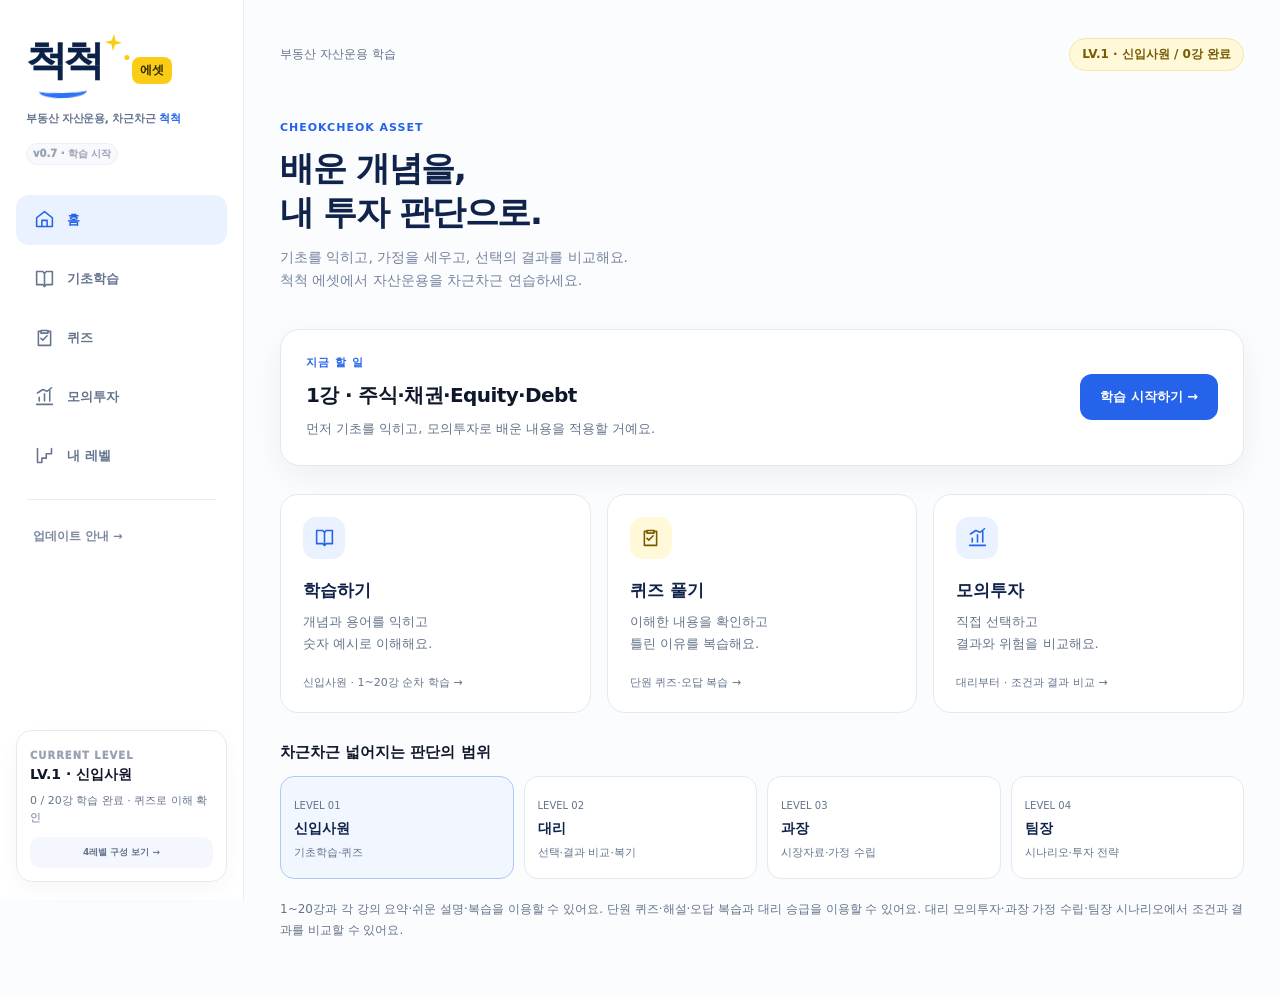
<file: index.html>
<!doctype html>
<html lang="ko"><head><meta charset="utf-8"><meta name="viewport" content="width=device-width,initial-scale=1,viewport-fit=cover"><meta name="theme-color" content="#FBFCFE"><meta name="referrer" content="no-referrer"><meta http-equiv="Content-Security-Policy" content="default-src 'none'; script-src 'sha256-jbznYAJXrAv7BcZaFKq/RKgurrZLUqxKtKjh6MFbX7Q='; style-src 'sha256-gZqUQf9EAQtcarQAEoJ2V5f0ZqWZC8IGKpJ6DbEMT5w='; img-src data:; connect-src 'none'; object-src 'none'; base-uri 'none'; form-action 'none'"><meta name="description" content="척척 에셋: 기초학습에서 모의투자와 투자 판단까지 이어지는 부동산 자산운용 교육 프로그램."><title>척척 에셋</title><style>/* Reused from ckhckj2/Project-context: v2.css */
:root{--bg:#F6F7FB;--surface:#fff;--ink:#26324A;--muted:#77819A;--line:#E5E9F2;--primary:#4C6FFF;--primarySoft:#EEF2FF;--green:#159A73;--greenSoft:#EAF8F3;--amber:#C98218;--amberSoft:#FFF6E6;--coral:#E77373;--coralSoft:#FFF0F0;--shadow:0 10px 30px rgba(42,58,91,.065)}
*{box-sizing:border-box}html{scroll-behavior:smooth}body{margin:0;background:var(--bg);color:var(--ink);font-family:Inter,ui-sans-serif,system-ui,-apple-system,BlinkMacSystemFont,"Apple SD Gothic Neo","Noto Sans KR",sans-serif}button,input,select,textarea{font:inherit}button{cursor:pointer}button:focus-visible,input:focus-visible,select:focus-visible,textarea:focus-visible{outline:3px solid rgba(76,111,255,.18);outline-offset:2px}.hidden{display:none!important}
#masterBar{display:none;margin:8px 10px 0;padding:10px 12px;border:1px solid #E5D69F;border-radius:16px;background:linear-gradient(90deg,#FFFBEB,#F7F2FF);box-shadow:0 8px 24px rgba(119,92,24,.06);align-items:center;gap:10px;flex-wrap:wrap}.certified #masterBar{display:flex}.master-copy{min-width:150px;margin-right:auto}.master-copy small{display:block;font-size:8.5px;letter-spacing:.11em;font-weight:950;color:#9B8140;margin-bottom:3px}.master-copy b{font-size:11.5px;color:#725C25}.master-levels{display:flex;gap:6px;flex-wrap:wrap}.master-levels button{border:1px solid #E6E1D3;background:#fff;color:#766F62;border-radius:999px;padding:8px 11px;font-size:10.5px;font-weight:900}.master-levels button.active{background:#5A62D7;color:#fff;border-color:#5A62D7}.master-levels button[data-level="5"].active{background:linear-gradient(135deg,#705BD2,#B58A2D);border-color:transparent}.master-note{width:100%;font-size:9.5px;color:#9A8E72;line-height:1.45}
.shell{min-height:100vh;display:grid;grid-template-columns:218px minmax(0,1fr)}.side{position:sticky;top:0;height:100vh;background:#fff;border-right:1px solid var(--line);padding:24px 16px 18px;display:flex;flex-direction:column;z-index:20}.brand{display:flex;align-items:center;gap:10px;padding:4px 8px 28px;font-size:15px;font-weight:950}.logo{width:28px;height:28px;border-radius:9px;display:grid;place-items:center;background:var(--primarySoft);color:var(--primary)}.version{margin-left:auto;font-size:8.5px;font-weight:950;color:#7C87A0;background:#F6F7FB;border:1px solid #E8EBF2;border-radius:999px;padding:4px 6px}.nav{display:grid;gap:6px}.nav button,.bottom-nav button{border:0;background:transparent;color:#77819A;font-weight:900}.nav button{border-radius:13px;min-height:46px;padding:0 13px;display:flex;align-items:center;gap:11px;text-align:left;font-size:12px}.nav button.active{background:var(--primarySoft);color:var(--primary)}.nav .ico{width:21px;text-align:center;font-size:15px}.level-mini{margin-top:auto;border:1px solid var(--line);border-radius:17px;padding:14px;background:#fff;box-shadow:0 8px 25px rgba(42,58,91,.05)}.level-mini small{font-size:8.5px;font-weight:950;letter-spacing:.1em;color:#9AA3B5}.level-mini b{display:block;margin:5px 0 10px;font-size:13px}.level-mini button{width:100%;border:0;border-radius:10px;padding:9px;background:#F4F6FF;color:var(--primary);font-size:10.5px;font-weight:900}
.main{min-width:0;padding:30px 34px 70px}.inner{max-width:1040px;margin:0 auto}.mobile-head,.bottom-nav{display:none}.view{display:none}.view.active{display:block}.hero{position:relative;overflow:hidden;background:#fff;border:1px solid var(--line);border-radius:24px;padding:36px;box-shadow:0 14px 42px rgba(42,58,91,.065)}.hero:after{content:"";position:absolute;right:-30px;top:-48px;width:300px;height:260px;border-radius:44% 56% 62% 38%;background:radial-gradient(circle at 35% 35%,rgba(76,111,255,.16),rgba(76,111,255,.045) 55%,transparent 70%);pointer-events:none}.kicker{font-size:9.5px;font-weight:950;letter-spacing:.14em;color:var(--primary);margin-bottom:10px}.hero h1{position:relative;z-index:1;margin:0;font-size:34px;line-height:1.18;letter-spacing:-1.25px}.lead{position:relative;z-index:1;margin-top:10px;max-width:650px;font-size:12.5px;line-height:1.65;color:#7A849B}.form{position:relative;z-index:2;margin-top:28px;display:grid;gap:10px}.field{border:1px solid #E1E5EE;background:#fff;border-radius:15px;min-height:56px;display:grid;grid-template-columns:28px 170px 1fr 20px;align-items:center;padding:0 15px;gap:8px}.field .num{width:24px;height:24px;border-radius:8px;background:var(--primarySoft);color:var(--primary);display:grid;place-items:center;font-size:10px;font-weight:950}.field label{font-size:11.5px;font-weight:900;color:#3D485F}.field select{border:0;background:#fff;text-align:right;font-size:12px;font-weight:900;color:#4D5870;min-width:0}.chev{font-size:12px;color:#9BA4B6;text-align:right}.primary{border:0;border-radius:14px;padding:15px 18px;background:linear-gradient(90deg,var(--primary),#5362E5);color:#fff;font-size:13px;font-weight:950;box-shadow:0 10px 22px rgba(76,111,255,.2)}.details-toggle{justify-self:start;border:0;background:transparent;color:#77819A;font-size:10.5px;font-weight:900;padding:5px 2px}.details{display:none;grid-template-columns:1fr 1fr;gap:9px;padding-top:2px}.details.show{display:grid}.mini-field{border:1px solid var(--line);border-radius:13px;padding:10px 12px;background:#FAFBFD}.mini-field label{display:block;margin-bottom:5px;font-size:9.5px;font-weight:900;color:#7E889E}.mini-field select,.mini-field input{width:100%;border:0;background:transparent;font-size:11px}.home-search{margin-top:14px;border:1px solid var(--line);background:#FAFBFD;border-radius:14px;display:grid;grid-template-columns:25px 1fr auto;align-items:center;padding:0 13px;min-height:48px}.home-search input{border:0;background:transparent;font-size:11.5px;min-width:0}.home-search button{border:0;background:var(--primarySoft);color:var(--primary);border-radius:9px;padding:7px 10px;font-size:9.5px;font-weight:950}.quick{margin-top:26px}.section-head{display:flex;justify-content:space-between;align-items:center;margin-bottom:10px}.section-head b{font-size:13px}.section-head span{font-size:9.5px;color:#9AA3B4}.quick-grid{display:grid;grid-template-columns:repeat(3,1fr);gap:10px}.quick-grid button{border:1px solid var(--line);background:#fff;border-radius:16px;padding:15px;text-align:left;min-height:82px;color:var(--ink);box-shadow:0 7px 24px rgba(42,58,91,.04)}.quick-grid small{display:block;font-size:8.5px;color:#9AA3B5;margin-bottom:7px}.quick-grid b{font-size:11.5px;line-height:1.4}.quick-grid em{display:block;margin-top:5px;font-size:9px;font-style:normal;color:#7E88A0}
.page-card{background:#fff;border:1px solid var(--line);border-radius:22px;padding:26px;box-shadow:var(--shadow)}.back-row{display:flex;align-items:center;gap:10px;margin-bottom:13px}.back-row button{border:1px solid #E2E6EF;background:#fff;border-radius:11px;padding:9px 11px;font-size:10.5px;font-weight:900;color:#667188}.back-row b{font-size:14px}.stage-banner{display:grid;grid-template-columns:auto 1fr auto;gap:12px;align-items:center;padding:15px 16px;border-radius:17px;background:linear-gradient(135deg,#EEF3FF,#F8FAFF);border:1px solid #D8E2FF}.stage-badge{width:44px;height:44px;border-radius:14px;background:var(--primary);color:#fff;display:flex;align-items:center;justify-content:center;font-size:10px;font-weight:950;box-shadow:0 8px 20px rgba(76,111,255,.18)}.stage-copy small{display:block;font-size:9px;letter-spacing:.11em;font-weight:900;color:#8592B1;margin-bottom:4px}.stage-copy b{font-size:14px}.stage-copy p{font-size:11px;color:#748099;margin:4px 0 0}.stage-task{padding:8px 10px;border-radius:999px;background:#fff;border:1px solid #DDE5F5;font-size:10.5px;font-weight:900;color:#5E6A83}.map{margin-top:10px;border:1px solid var(--line);border-radius:20px;background:#fff;padding:18px;box-shadow:0 10px 30px rgba(42,58,91,.045)}.map-head{display:flex;justify-content:space-between;align-items:center;gap:10px;margin-bottom:14px}.map-head b{font-size:13px}.map-head span{font-size:10px;color:#98A0B1}.flow{display:flex;align-items:center;gap:7px;flex-wrap:wrap}.flow .node{padding:8px 10px;border:1px solid var(--line);border-radius:11px;background:#F8F9FC;font-size:10.8px;font-weight:850;color:#667086}.flow .arrow{color:#AFB6C4}.flow .node.now{background:var(--primary);color:#fff;border-color:var(--primary)}.actions{display:grid;grid-template-columns:repeat(4,1fr);gap:8px;margin-top:14px}.actions button{border:1px solid var(--line);background:#fff;border-radius:13px;padding:11px 12px;text-align:left;color:#637087;font-size:11px;font-weight:900;min-height:70px}.actions button small{display:block;font-size:8.5px;letter-spacing:.08em;color:#A0A7B6;margin-bottom:4px}.actions .warn{background:#FFF9F0;border-color:#F0DEBD;color:#94631A}.actions .locked{background:#FAFBFD;color:#A0A7B4}.drawer{display:none;margin-top:10px;padding:15px;border:1px solid var(--line);border-radius:15px;background:#fff}.drawer.show{display:block}.detail-grid{display:grid;grid-template-columns:repeat(3,1fr);gap:8px}.detail-cell{padding:11px 12px;border-radius:12px;background:#F8F9FC;border:1px solid var(--line)}.detail-cell small{display:block;font-size:8.5px;letter-spacing:.08em;font-weight:900;color:#9AA2B2;margin-bottom:5px}.detail-cell p{font-size:11px;color:#647088;line-height:1.55;margin:0}.why-card{border-color:#DDE5FF;background:linear-gradient(145deg,#FBFCFF,#F6F8FF)}.why-title{font-size:14px;font-weight:950;margin:2px 0 10px;color:#3E55A5}.context-note{margin-top:10px;padding:10px 12px;border-radius:11px;background:#EEF2FF;color:#586997;font-size:10.5px;line-height:1.55}.caution{background:#FFF9F0;border-color:#F1DDB9;color:#7D5A1C;font-size:11.5px;line-height:1.65}
.search-card h2,.quiz-card h2,.level-card h2{margin:7px 0;font-size:25px;letter-spacing:-.7px}.caps{display:grid;grid-template-columns:repeat(3,1fr);gap:8px;margin:18px 0 14px}.cap{border:1px solid var(--line);background:#FAFBFD;border-radius:14px;padding:13px;text-align:left}.cap small{display:block;font-size:8px;font-weight:950;color:#8C96AA;margin-bottom:5px}.cap b{display:block;font-size:10.5px;line-height:1.45}.cap span{display:block;margin-top:4px;font-size:9px;color:#8993A7;line-height:1.45}.searchbox{display:grid;grid-template-columns:1fr auto;gap:8px;border:1px solid #DDE3EE;border-radius:15px;padding:7px;background:#fff}.searchbox input{border:0;padding:8px 10px;font-size:12px;min-width:0}.searchbox button{border:0;border-radius:10px;background:var(--primary);color:#fff;padding:0 18px;font-size:10.5px;font-weight:950}.examples{display:flex;gap:6px;flex-wrap:wrap;margin-top:10px}.examples button{border:1px solid var(--line);background:#fff;border-radius:999px;padding:7px 9px;font-size:9.5px;color:#69748B;font-weight:850}.search-result{margin-top:12px}.result-card{background:#fff;border:1px solid var(--line);border-radius:19px;padding:18px}.result-card .label{font-size:8.5px;letter-spacing:.11em;font-weight:950;color:var(--primary)}.result-card h3{font-size:16px;margin:6px 0 7px}.result-card>p{font-size:11px;color:#6F7A91;line-height:1.6}.result-grid{display:grid;grid-template-columns:repeat(3,1fr);gap:8px;margin-top:12px}.result-cell{background:#FAFBFD;border:1px solid #E8EBF2;border-radius:13px;padding:11px}.result-cell small{display:block;font-size:8px;font-weight:950;color:#919BAE;margin-bottom:5px}.result-cell p{font-size:9.8px;line-height:1.55;color:#647087;margin:0}.script-box{margin-top:10px;padding:13px 14px;border:1px solid #DDE5FF;background:#F7F9FF;border-radius:14px}.script-box small{display:block;font-size:8px;letter-spacing:.1em;font-weight:950;color:var(--primary);margin-bottom:5px}.script-box p{margin:0;font-size:10.5px;line-height:1.6;color:#596783}
.quiz-top{display:grid;grid-template-columns:1.1fr .9fr;gap:14px}.rank-big{font-size:30px;font-weight:950;letter-spacing:-1px;margin:4px 0 9px}.progress{height:9px;border-radius:999px;background:#EEF0F5;overflow:hidden;margin-top:14px}.progress>div{height:100%;background:linear-gradient(90deg,var(--primary),#7F96FF);width:0;transition:.2s}.quiz-start{width:100%;margin-top:14px}.quiz-area{display:none;margin-top:14px}.quiz-area.show{display:block}.qbox{background:#fff;border:1px solid var(--line);border-radius:18px;padding:20px}.qmeta{display:flex;justify-content:space-between;gap:10px;color:#9098A9;font-size:10px;font-weight:900;letter-spacing:.08em}.qtext{font-size:17px;font-weight:900;line-height:1.55;margin:14px 0}.qbox #qInput{width:100%;border:1px solid #D8DDE8;background:#fff;padding:12px 13px;border-radius:13px}.feedback{display:none;margin-top:10px;padding:11px 13px;border-radius:12px;font-size:12px;line-height:1.55}.feedback.show{display:block}.feedback.ok{background:var(--greenSoft);color:#167456}.feedback.no{background:var(--coralSoft);color:#A34A4A}.level-path{display:grid;gap:8px}.level-step{border:1px solid var(--line);border-radius:14px;padding:12px;background:#FAFBFD}.level-step b{display:block;font-size:10.5px}.level-step span{font-size:9px;color:#8B95A9}.level-step.on{background:var(--primarySoft);border-color:#DCE5FF;color:#3F5FCB}.level-grid{display:grid;grid-template-columns:repeat(4,1fr);gap:8px;margin-top:18px}
.master-level-card{position:relative;overflow:hidden;text-align:center;border:1px solid #E5D18C;background:linear-gradient(145deg,#FFF7CB 0%,#FFFDF3 24%,#F1E9FF 68%,#EAF3FF 100%);box-shadow:0 24px 70px rgba(92,66,160,.18);padding:34px 28px;border-radius:24px}.master-level-card:before{content:"";position:absolute;inset:-65%;background:conic-gradient(from 20deg,transparent 0 17%,rgba(255,255,255,.85) 21%,transparent 25% 50%,rgba(255,255,255,.55) 54%,transparent 60%);animation:spin 7s linear infinite;pointer-events:none}.master-level-card>*{position:relative;z-index:1}.crown{font-size:66px;line-height:1;filter:drop-shadow(0 10px 14px rgba(137,98,0,.22));animation:float 1.8s ease-in-out infinite}.master-level-card h2{font-size:36px;letter-spacing:5px;margin:5px 0 4px;color:#513A96}.stamps{display:flex;justify-content:center;gap:7px;flex-wrap:wrap;margin:18px 0}.stamps span{border:1px solid rgba(124,91,194,.18);background:rgba(255,255,255,.66);border-radius:999px;padding:7px 10px;font-size:9px;font-weight:950;color:#7256A8}.master-actions{display:flex;justify-content:center;gap:8px;flex-wrap:wrap}.master-actions button{border:0;border-radius:12px;padding:11px 15px;font-size:10.5px;font-weight:950}.bling{color:#fff;background:linear-gradient(135deg,#7757D3,#C49526)}
.overlay{display:none;position:fixed;inset:0;z-index:100;background:radial-gradient(circle at center,rgba(61,45,99,.50),rgba(24,23,40,.80));backdrop-filter:blur(8px);align-items:center;justify-content:center;padding:20px}.overlay.show{display:flex}.overlay-box{width:min(700px,94vw);padding:42px 30px 34px;border-radius:32px;text-align:center;background:linear-gradient(145deg,#FFF5B8,#FFFDF5 28%,#EEE5FF 67%,#E7F2FF);border:2px solid rgba(255,230,145,.95);box-shadow:0 34px 110px rgba(22,18,43,.42)}.overlay-box .master-title{font-size:39px;letter-spacing:7px;color:#4F3790;font-weight:1000;margin:9px 0 7px}.overlay-box p{font-size:13px;color:#6E6579;line-height:1.7}.overlay-box button{margin-top:18px;border:0;border-radius:13px;padding:12px 16px;color:#fff;background:linear-gradient(135deg,#7355D0,#C69A2A);font-weight:950}.confetti{position:fixed;inset:0;z-index:101;pointer-events:none;overflow:hidden}.confetti i{position:absolute;top:-9vh;left:var(--x);width:9px;height:15px;border-radius:3px;background:var(--c);animation:fall var(--d) cubic-bezier(.18,.72,.34,1) var(--delay) forwards}.master-skin .logo{background:linear-gradient(135deg,#FFE8A3,#EEE5FF);color:#7651C6}.master-skin .level-mini{border-color:#E8D69B;background:linear-gradient(145deg,#FFF9DD,#F7F1FF)}
@keyframes spin{to{transform:rotate(360deg)}}@keyframes float{50%{transform:translateY(-7px) rotate(-2deg)}}@keyframes fall{to{transform:translate3d(var(--drift),112vh,0) rotate(720deg)}}
@media(max-width:900px){.shell{grid-template-columns:184px minmax(0,1fr)}.main{padding:24px 22px 70px}.field{grid-template-columns:26px 145px 1fr 18px}.actions{grid-template-columns:1fr 1fr}.quiz-top{grid-template-columns:1fr}}
@media(max-width:700px){body{padding-bottom:66px}.shell{display:block}.side{display:none}.main{padding:0 13px 20px}.mobile-head{display:flex;height:58px;align-items:center;justify-content:space-between}.mobile-brand{font-size:12.5px;font-weight:950;display:flex;align-items:center;gap:7px}.mobile-brand span{width:24px;height:24px;border-radius:8px;background:var(--primarySoft);color:var(--primary);display:grid;place-items:center}.hero{padding:25px 18px 20px;border-radius:20px}.hero h1{font-size:27px}.field{grid-template-columns:26px 1fr 18px;grid-template-areas:"num label chev" "num select chev";min-height:65px;padding:10px 12px;gap:2px 8px}.field .num{grid-area:num}.field label{grid-area:label;font-size:10px}.field select{grid-area:select;text-align:left;font-size:11.5px}.chev{grid-area:chev}.details{grid-template-columns:1fr}.quick-grid{grid-template-columns:1fr 1fr}.bottom-nav{position:fixed;display:grid;grid-template-columns:repeat(4,1fr);left:0;right:0;bottom:0;height:62px;background:rgba(255,255,255,.97);border-top:1px solid var(--line);z-index:80;padding-bottom:env(safe-area-inset-bottom)}.bottom-nav button{font-size:8.5px;display:flex;flex-direction:column;gap:4px;align-items:center;justify-content:center}.bottom-nav button span{font-size:16px}.bottom-nav button.active{color:var(--primary)}.stage-banner{grid-template-columns:auto 1fr}.stage-task{grid-column:1/-1}.flow{gap:5px}.flow .node{font-size:9.7px;padding:7px 8px}.actions{grid-template-columns:1fr 1fr}.detail-grid,.result-grid,.caps,.level-grid{grid-template-columns:1fr}.searchbox{grid-template-columns:1fr}.searchbox button{padding:11px}.master-level-card h2{font-size:29px;letter-spacing:3px}.master-actions{display:grid}.master-actions button{width:100%}#masterBar{margin:6px 6px 0}.master-copy{width:100%}.master-levels{width:100%}.master-levels button{flex:1;min-width:84px}}
@media(max-width:390px){.quick-grid{grid-template-columns:1fr}.actions{grid-template-columns:1fr}}
@media(prefers-reduced-motion:reduce){*{scroll-behavior:auto!important}.master-level-card:before,.crown,.confetti i{animation:none!important}.confetti{display:none!important}}

/* Reused from ckhckj2/Project-context: v2_brand.css */
:root{--cc-blue:#2563EB;--cc-blue2:#2E72F6;--cc-navy:#0F172A;--cc-green:#10B981;--cc-purple:#7C3AED;--cc-orange:#F59E0B;--cc-bg:#FBFCFE;--cc-soft:#F5F8FC;--cc-line:#E5EAF2;--cc-muted:#74829A;--cc-yellow:#FBBF24;--cc-shadow:0 10px 32px rgba(15,23,42,.055)}
html,body{background:var(--cc-bg)!important;color:var(--cc-navy)}body{font-family:Pretendard,Inter,ui-sans-serif,system-ui,-apple-system,BlinkMacSystemFont,"Apple SD Gothic Neo","Noto Sans KR",sans-serif}
.shell{grid-template-columns:228px minmax(0,1fr)!important}.side{background:#fff!important;border-right:1px solid #E9EDF4!important;padding:28px 16px 18px!important}.main{padding:24px 36px 56px!important}.inner{max-width:1180px!important;margin:0 auto!important}
.cc-side-brand{position:relative;padding:2px 12px 30px}.version{position:absolute;right:6px;top:7px;font-size:8px!important;padding:3px 6px!important;color:#99A3B4!important;background:#F7F9FC!important;border:1px solid #EDF0F5!important}.cc-logo{display:inline-flex;flex-direction:column;align-items:center;position:relative}.cc-wordmark{position:relative;font-size:34px;font-weight:1000;letter-spacing:-3px;line-height:.94;color:#0E2146}.cc-smile{width:38px;height:13px;border-bottom:4px solid var(--cc-blue);border-radius:0 0 50% 50%;margin-top:2px}.cc-rays{position:absolute;right:-17px;top:-8px;width:21px;height:20px}.cc-rays i{position:absolute;display:block;width:4px;height:10px;border-radius:999px;background:var(--cc-blue);transform-origin:50% 100%}.cc-rays i:nth-child(1){left:7px;top:0;transform:rotate(8deg)}.cc-rays i:nth-child(2){right:0;top:7px;transform:rotate(57deg)}.cc-rays i:nth-child(3){left:0;top:7px;transform:rotate(-48deg)}.cc-tagline{margin-top:12px;font-size:9.5px;font-weight:850;color:#65748E;letter-spacing:-.2px}.cc-tagline b{color:var(--cc-blue)}
.nav{gap:9px!important}.nav button{min-height:50px!important;padding:0 16px!important;border-radius:13px!important;font-size:13px!important;color:#66758F!important}.nav button.active{background:#EAF2FF!important;color:var(--cc-blue)!important}.nav .ico{font-size:18px!important;color:currentColor}.cc-side-divider{height:1px;background:#E8EDF4;margin:18px 11px 15px}.cc-side-subnav{display:grid;gap:4px}.cc-side-subnav button{border:0;background:transparent;min-height:44px;border-radius:11px;padding:0 17px;display:flex;align-items:center;gap:12px;color:#7A879D;font-size:11.5px;font-weight:850;text-align:left}.cc-side-subnav button:hover{background:#F7F9FC;color:#3D4D69}.cc-side-subnav button span{width:18px;font-size:15px}.level-mini{margin-top:auto!important;border:1px solid #E5EAF2!important;border-radius:16px!important;padding:13px!important;background:#fff!important;box-shadow:0 8px 22px rgba(15,23,42,.035)!important}.cc-mini-user{display:flex;gap:9px;align-items:center}.cc-mini-user>span{width:30px;height:30px;border-radius:9px;background:#EEF3FF;color:var(--cc-blue);display:grid;place-items:center;font-size:13px}.level-mini small{font-size:7.5px!important}.level-mini b{font-size:11.5px!important;margin:3px 0 0!important}.level-mini button{margin-top:10px!important;background:#F4F7FD!important;color:#65748E!important;font-size:9px!important}
.mobile-head{height:64px!important}.mobile-brand{display:flex!important;align-items:center;gap:9px}.mobile-brand .cc-wordmark{font-size:24px;letter-spacing:-2px}.mobile-brand .cc-smile{width:28px;height:10px;border-bottom-width:3px}.mobile-brand .cc-rays{right:-14px;top:-7px;transform:scale(.82)}.mobile-brand .cc-tagline{margin-top:0;font-size:8px}
.cc-home-tools{height:38px;display:flex;justify-content:flex-end;gap:10px;align-items:center}.cc-icon-btn,.cc-help-btn{border:1px solid #E4E9F1;background:#fff;color:#52617C;border-radius:11px;height:36px;display:inline-flex;align-items:center;justify-content:center;font-weight:850}.cc-icon-btn{position:relative;width:36px;font-size:18px}.cc-noti-dot{position:absolute;right:3px;top:2px;width:7px;height:7px;border-radius:50%;background:#EF4444;border:2px solid #fff}.cc-help-btn{padding:0 14px;font-size:11px}
.hero{overflow:visible!important;background:transparent!important;border:0!important;box-shadow:none!important;padding:22px 0 8px!important}.hero:after,.hero .kicker{display:none!important}.hero h1{text-align:center!important;font-size:37px!important;line-height:1.18!important;letter-spacing:-1.7px!important;color:#10234A!important;margin:0!important}.hero>.lead{text-align:center!important;margin:12px auto 0!important;font-size:14px!important;color:#75839D!important}.form{margin:38px auto 0!important;background:#fff!important;border:1px solid #E3E9F2!important;border-radius:20px!important;padding:18px 20px 15px!important;box-shadow:0 12px 36px rgba(15,23,42,.06)!important;display:grid!important;grid-template-columns:1.1fr 1.1fr .9fr auto!important;gap:12px!important;align-items:stretch!important}.field{min-height:68px!important;border:1px solid #DEE5EF!important;border-radius:12px!important;background:#fff!important;display:grid!important;grid-template-columns:1fr 16px!important;grid-template-areas:'label chev' 'select chev'!important;padding:11px 13px!important;gap:3px 8px!important}.field .num{display:none!important}.field label{grid-area:label;font-size:10.5px!important;font-weight:850!important;color:#36435D!important}.field select{grid-area:select;border:0!important;background:#fff!important;text-align:left!important;padding:0!important;font-size:12px!important;font-weight:700!important;color:#8994A7!important;min-width:0!important}.field .chev{grid-area:chev;align-self:center!important;color:#76839A!important}.cc-optional{font-weight:700;color:#9AA4B5}.form>.primary{min-width:190px!important;border-radius:12px!important;background:linear-gradient(135deg,#2D72F3,#1F63EA)!important;box-shadow:0 9px 18px rgba(37,99,235,.19)!important;font-size:12.5px!important}.cc-accuracy-note{grid-column:1/4;display:flex;align-items:center;gap:7px;color:#6D7A92;font-size:10px;font-weight:750;padding:0 5px}.cc-accuracy-note:first-letter{color:var(--cc-blue)}.details-toggle{grid-column:4;justify-self:end!important;align-self:center!important;color:#8390A6!important;font-size:9.5px!important}.details{grid-column:1/-1!important;padding-top:3px!important}.details .mini-field{max-width:100%!important}.home-search{margin:0!important;min-height:0!important;border:0!important;box-shadow:none!important;background:transparent!important;padding:0!important;display:grid!important;grid-template-columns:1fr 44px!important}.home-search input{height:46px!important;border:1px solid #DCE4F0!important;background:#fff!important;border-radius:11px 0 0 11px!important;padding:0 14px!important;font-size:11px!important}.home-search button{height:46px!important;border-radius:0 11px 11px 0!important;background:var(--cc-blue)!important;color:#fff!important;font-size:16px!important;padding:0!important}
.cc-help-grid{display:grid;grid-template-columns:repeat(4,1fr);gap:13px;margin-top:24px}.cc-help-card{position:relative;border:1px solid #E2E8F1;background:#fff;border-radius:18px;padding:17px 17px 15px;text-align:left;min-height:168px;color:var(--cc-navy);box-shadow:0 5px 20px rgba(15,23,42,.025);transition:transform .15s ease,box-shadow .15s ease}.cc-help-card:hover{transform:translateY(-2px);box-shadow:0 10px 26px rgba(15,23,42,.06)}.cc-help-icon{width:40px;height:40px;border-radius:50%;display:grid!important;place-items:center;margin-bottom:16px;font-size:18px!important;font-weight:1000!important}.cc-help-card:nth-child(1) .cc-help-icon{background:#EAF2FF;color:#2563EB}.cc-help-card:nth-child(2) .cc-help-icon{background:#E9FBF4;color:#10B981}.cc-help-card:nth-child(3) .cc-help-icon{background:#F2EAFF;color:#7C3AED}.cc-help-card:nth-child(4) .cc-help-icon{background:#FFF4E5;color:#EA8A14}.cc-help-card b{display:block;font-size:13.5px;letter-spacing:-.35px;margin-bottom:9px;color:#152747}.cc-help-card>span:not(.cc-help-icon){display:block;font-size:10.5px;line-height:1.65;color:#7C899F}.cc-help-card em{position:absolute;right:16px;bottom:15px;width:27px;height:27px;border:1px solid #E4E9F1;border-radius:9px;display:grid;place-items:center;font-size:13px;font-style:normal;color:var(--cc-blue);font-weight:900;background:#fff}
.cc-home-lower{display:grid;grid-template-columns:1.1fr 1fr;gap:14px;margin-top:14px}.cc-flow-card,.cc-ask-card{border:1px solid #E2E8F1;background:#fff;border-radius:18px;min-height:224px;padding:18px 20px;box-shadow:0 5px 20px rgba(15,23,42,.025)}.cc-card-head{display:flex;align-items:center;justify-content:space-between}.cc-card-head>b,.cc-ask-title{font-size:12.5px;font-weight:950;color:#1A2B49}.cc-card-head button{border:0;background:transparent;color:#4982ED;font-size:9px;font-weight:850}.cc-flow-line{display:flex;align-items:center;margin:24px 0 17px}.cc-flow-line>div{min-width:52px;text-align:center;display:grid;justify-items:center;gap:5px}.cc-flow-line>div>span{width:37px;height:37px;border-radius:50%;display:grid;place-items:center;border:1px solid #DCE8FF;background:#F5F9FF;color:#3477F0;font-size:14px}.cc-flow-line>div>small{font-size:8px;color:#98A3B5;font-weight:850}.cc-flow-line>div>b{font-size:8.5px;color:#627087;white-space:nowrap}.cc-flow-line>i{height:1px;background:#CFE0FF;flex:1;margin:0 -2px 31px}.cc-flow-card>p{font-size:9.3px;line-height:1.6;color:#818DA2;margin:0}.cc-ask-card{position:relative;background:linear-gradient(135deg,#F8FBFF,#F1F6FF);overflow:hidden}.cc-ask-title{margin-bottom:14px}.cc-ask-title b{color:#3477F0}.cc-ask-card .home-search{max-width:78%;position:relative;z-index:2}.cc-popular-questions{position:relative;z-index:2;margin-top:15px;display:grid;gap:5px;max-width:70%}.cc-popular-questions small{font-size:8.5px;color:#8390A5;font-weight:900;margin-bottom:2px}.cc-popular-questions button{border:0;background:transparent;text-align:left;padding:0;color:#64748B;font-size:8.7px;line-height:1.4}.cc-helper-figure{position:absolute;right:6px;bottom:-5px;width:132px;color:#415B85;opacity:.78}.cc-helper-figure svg{display:block;width:100%;height:auto}
.cc-topic-strip{margin-top:14px;border:1px solid #E5EAF2;background:#fff;border-radius:15px;min-height:54px;padding:9px 14px;display:grid;grid-template-columns:auto 1fr auto;gap:14px;align-items:center}.cc-topic-strip>b{font-size:11px;color:#253653}.cc-topic-strip>div{display:flex;gap:7px;flex-wrap:wrap}.cc-topic-strip>div button{border:1px solid #E4E9F1;background:#fff;border-radius:999px;padding:7px 10px;color:#7A879B;font-size:8.8px;font-weight:800}.cc-topic-strip>button{border:0;background:transparent;color:#687892;font-size:9px;font-weight:850}
.page-card{border-radius:20px!important;box-shadow:0 8px 28px rgba(15,23,42,.045)!important}.search-card .kicker{color:#2563EB!important}.master-level-card .kicker{font-size:0!important}.master-level-card .kicker:after{content:'척척 · LEGENDARY CLASS';font-size:9.5px!important}.overlay-box .kicker{font-size:0!important}.overlay-box .kicker:after{content:'척척 · LEGENDARY ALL CLEAR';font-size:9.5px!important}
@media(max-width:1050px){.form{grid-template-columns:1fr 1fr!important}.form>.primary{grid-column:1/-1}.cc-accuracy-note{grid-column:1/2}.details-toggle{grid-column:2}.cc-help-grid{grid-template-columns:1fr 1fr}.cc-home-lower{grid-template-columns:1fr}.cc-flow-line>div{min-width:56px}}
@media(max-width:700px){.shell{display:block!important}.side{display:none!important}.main{padding:0 13px 80px!important}.mobile-head{display:flex!important}.cc-home-tools{height:32px;margin-top:-2px}.hero{padding:13px 0 5px!important}.hero h1{text-align:left!important;font-size:28px!important;letter-spacing:-1.2px!important}.hero>.lead{text-align:left!important;margin:8px 0 0!important;font-size:11.5px!important}.form{margin-top:20px!important;grid-template-columns:1fr!important;padding:13px!important;border-radius:17px!important}.form>.primary,.cc-accuracy-note,.details-toggle{grid-column:1!important}.details-toggle{justify-self:start!important}.cc-help-grid{grid-template-columns:1fr 1fr;gap:9px;margin-top:16px}.cc-help-card{min-height:145px;padding:14px}.cc-help-icon{width:34px;height:34px;margin-bottom:12px}.cc-help-card b{font-size:12px}.cc-help-card>span:not(.cc-help-icon){font-size:9.5px}.cc-home-lower{margin-top:10px;gap:10px}.cc-flow-card,.cc-ask-card{padding:15px;min-height:200px}.cc-flow-line{overflow-x:auto;justify-content:flex-start;padding-bottom:6px}.cc-flow-line>i{min-width:18px}.cc-ask-card .home-search,.cc-popular-questions{max-width:100%}.cc-helper-figure{display:none}.cc-topic-strip{grid-template-columns:1fr auto}.cc-topic-strip>div{grid-column:1/-1}.bottom-nav{display:grid!important}}
@media(max-width:390px){.cc-help-grid{grid-template-columns:1fr}.cc-help-card{min-height:118px}.cc-wordmark{font-size:22px}.cc-topic-strip>div{gap:5px}}

/* Reused from ckhckj2/Project-context: v213_logo.css */
/* v2.1.4 — brand logo STEP 2: placement & sidebar lockup */
.cc-logo{overflow:visible!important;position:relative!important;display:inline-flex!important;flex-direction:column!important;align-items:flex-start!important}
.cc-wordmark{position:relative!important;display:inline-block!important;color:#0B2148!important;font-family:Pretendard,"Apple SD Gothic Neo","Noto Sans KR",system-ui,sans-serif!important;font-size:40px!important;font-weight:950!important;line-height:.96!important;letter-spacing:-4.1px!important;-webkit-text-stroke:.28px currentColor;transform:scaleX(1.035);transform-origin:left center;text-rendering:geometricPrecision}
.cc-rays{display:none!important}
.cc-wordmark::after{content:"";position:absolute;width:17px;height:17px;right:-21px;top:-8px;background:#2E72F6;clip-path:polygon(50% 0%,61% 39%,100% 50%,61% 61%,50% 100%,39% 61%,0 50%,39% 39%);filter:drop-shadow(0 1px 1px rgba(46,114,246,.12));transform:rotate(4deg)}
.cc-wordmark::before{content:"";position:absolute;width:5px;height:5px;right:-28px;top:13px;background:#5C91F7;border-radius:50%;opacity:.62}
.cc-smile{display:block!important;width:48px!important;height:14px!important;margin:4px 0 0 13px!important;border:0!important;border-bottom:5px solid #2E72F6!important;border-radius:0 0 65% 65%!important;transform:rotate(-1.5deg);box-sizing:border-box;filter:drop-shadow(0 1px 0 rgba(37,99,235,.05))}
.cc-tagline{letter-spacing:-.25px!important}.cc-tagline b{color:#2563EB!important}

@media(min-width:701px){
  .cc212-brand{padding:0 13px 27px!important}
  .cc212-brand-row{align-items:flex-start!important;gap:12px!important;min-height:64px}
  .cc212-brand .cc-logo{min-width:109px;margin-top:0}
  .cc212-brand .cc-wordmark{font-size:40px!important;letter-spacing:-4.1px!important}
  .cc212-brand .cc-smile{width:48px!important;height:14px!important;margin:4px 0 0 13px!important;border-bottom-width:5px!important}
  .cc212-brand .version{margin:11px 0 0 auto!important;min-width:48px;height:24px;padding:0 9px!important;display:inline-flex!important;align-items:center;justify-content:center;border-radius:999px!important;background:#F7F9FC!important;border:1px solid #E4EAF2!important;box-shadow:0 1px 3px rgba(15,23,42,.025);color:#9AA5B7!important;font-size:8px!important;font-weight:900!important;letter-spacing:.02em}
  .cc212-brand .cc-tagline{margin-top:11px!important;font-size:9.6px!important;line-height:1.45!important;color:#64748B!important;font-weight:850!important;white-space:nowrap}
  .side[data-cc212="1"] .cc212-main-nav{margin-top:8px}
}

@media(max-width:700px){
  .mobile-brand{gap:12px!important;align-items:center!important}
  .mobile-brand .cc-logo{min-width:75px}
  .mobile-brand .cc-wordmark{font-size:27px!important;letter-spacing:-2.8px!important}
  .mobile-brand .cc-wordmark::after{width:12px;height:12px;right:-15px;top:-6px}
  .mobile-brand .cc-wordmark::before{width:4px;height:4px;right:-20px;top:8px}
  .mobile-brand .cc-smile{width:34px!important;height:10px!important;margin:2px 0 0 9px!important;border-bottom-width:3.5px!important}
  .mobile-brand .cc-tagline{margin-top:0!important;font-size:8.3px!important;line-height:1.35!important}
  .mobile-head>.version{padding:4px 8px!important;border-radius:999px!important}
}


:root{--primary:#2563eb;--primarySoft:#eaf2ff;--asset-yellow:#facc15;--asset-yellow-soft:#fff9d9;--asset-yellow-ink:#785b00}
[hidden]{display:none!important}button,a{-webkit-tap-highlight-color:transparent}button{touch-action:manipulation}.skip-link{position:fixed;top:-100px;left:12px;z-index:100;background:white;padding:12px}.skip-link:focus{top:8px}
.cc-wordmark::after{background:var(--asset-yellow)!important}.cc-wordmark::before{background:var(--asset-yellow)!important;opacity:1}.asset-brand{display:flex;align-items:center;gap:29px}.asset-tag{font-size:12px;font-weight:900;background:var(--asset-yellow);color:#302900;padding:5px 8px;border-radius:8px;letter-spacing:.02em}.cc-side-brand{padding:8px 10px 30px}.cc-tagline{font-size:11px!important;line-height:1.6}.version{position:static!important;display:inline-block;margin:15px 0 0;font-size:10px!important}.side{gap:0}.nav .ico{width:24px;height:24px;display:grid;place-items:center}.ico svg{width:21px;height:21px;fill:none;stroke:currentColor;stroke-width:1.8;stroke-linecap:round;stroke-linejoin:round}.level-mini small{font-size:10px!important}.level-mini b{font-size:14px!important}.level-mini p{font-size:11px;color:#64748b;line-height:1.6;margin:8px 0 0}
.asset-topline{display:flex;align-items:center;justify-content:space-between;gap:12px;padding:8px 0 28px;color:#64748b;font-size:12px}.stage-chip{background:var(--asset-yellow-soft);color:var(--asset-yellow-ink);border:1px solid #f4e7a1;border-radius:999px;padding:7px 12px;font-weight:800}.hero h1{text-align:left!important;font-size:34px!important;letter-spacing:-1.3px!important;line-height:1.3!important}.hero>.lead{text-align:left!important;margin:12px 0 0!important;font-size:14px!important;max-width:590px}.eyebrow{display:block;color:#2563eb;font-size:11px;font-weight:850;letter-spacing:.09em;margin-bottom:12px}.asset-next{margin:28px 0;background:white;border:1px solid #e3e9f2;border-radius:20px;padding:25px;box-shadow:var(--cc-shadow);display:flex;align-items:center;justify-content:space-between;gap:20px}.asset-next h2{font-size:20px;letter-spacing:-.6px;margin:6px 0 9px}.asset-next p{font-size:13px;line-height:1.7;color:#64748b;margin:0}.asset-next .primary{background:#2563eb!important;white-space:nowrap;padding:14px 20px;box-shadow:none;font-size:13px}.asset-grid{display:grid;grid-template-columns:repeat(3,minmax(0,1fr));gap:16px}.asset-card{border:1px solid #e3e9f2;border-radius:18px;padding:22px;background:white;text-align:left;color:#10234a;transition:border-color .15s,transform .15s}.asset-card:hover{border-color:#8cb1f7;transform:translateY(-2px)}.asset-card .ico{display:grid;width:42px;height:42px;place-items:center;border-radius:13px;background:#eaf2ff;color:#2563eb;margin-bottom:20px}.asset-card:nth-child(2) .ico{background:var(--asset-yellow-soft);color:#785b00}.asset-card b{display:block;font-size:17px;margin-bottom:9px}.asset-card p{font-size:13px;line-height:1.7;color:#64748b;margin:0}.asset-card small{display:block;font-size:11px;color:#64748b;margin-top:20px}.section-caption{font-size:15px;margin:30px 0 14px}.asset-journey{display:grid;grid-template-columns:repeat(4,minmax(0,1fr));gap:10px}.journey-btn{padding:17px 13px;border:1px solid #e3e9f2;background:white;text-align:left;border-radius:14px;color:#10234a}.journey-btn small{font-size:10px;color:#64748b}.journey-btn b{display:block;margin:7px 0;font-size:14px}.journey-btn span{font-size:11px;color:#64748b;line-height:1.5;display:block}.journey-btn:first-child{border-color:#b0c8f6;background:#f1f6ff}.asset-footnote{font-size:12px;color:#64748b;line-height:1.7;margin:20px 0 0}.page-head{margin:14px 0 28px}.page-head h1{font-size:29px;letter-spacing:-1px;margin:0 0 12px}.page-head p{font-size:14px;color:#64748b;line-height:1.7;margin:0}.asset-panel{border:1px solid #e3e9f2;border-radius:20px;background:white;padding:26px}.asset-panel h2{font-size:21px;margin:0 0 10px}.asset-panel p{font-size:14px;line-height:1.8;color:#64748b}.status-label{display:inline-block;background:var(--asset-yellow-soft);color:#785b00;padding:6px 9px;border-radius:8px;font-size:11px;font-weight:800;margin-bottom:16px}.asset-panel ul{padding-left:20px;color:#43516a;font-size:14px;line-height:2}.asset-panel button.secondary{border:1px solid #cfdcf4;border-radius:12px;background:#f2f6ff;color:#2563eb;padding:12px 15px;font-size:13px;font-weight:800}.asset-tabs{display:flex;gap:8px;flex-wrap:wrap;margin:0 0 20px}.asset-tabs button{border:1px solid #e3e9f2;border-radius:11px;background:white;color:#52627e;padding:12px 16px;font-size:13px;font-weight:750}.asset-tabs button[aria-pressed=true]{background:#2563eb;border-color:#2563eb;color:white}.level-note{padding:15px 18px;border-radius:12px;background:#fff9d9;color:#785b00;font-size:13px;line-height:1.7;margin-bottom:24px}.level-heading{display:flex;align-items:center;gap:12px}.level-number{display:grid;place-items:center;width:44px;height:44px;border-radius:13px;background:#eaf2ff;color:#2563eb;font-weight:900}.level-heading h2{margin:0}.level-motto{font-size:18px!important;color:#10234a!important;font-weight:800}.flow-list{display:grid;grid-template-columns:repeat(3,1fr);gap:10px;margin:24px 0}.flow-list div{padding:16px;border:1px solid #e3e9f2;background:#fbfcfe;border-radius:12px}.flow-list small{font-size:11px;color:#64748b}.flow-list b{display:block;font-size:13px;margin-top:8px}.roadmap-list{list-style:none!important;padding:0!important;margin:20px 0 0;display:grid;gap:10px}.roadmap-list li{padding:12px 16px;border:1px solid #e3e9f2;border-radius:12px;display:flex;gap:14px;align-items:center;font-size:13px}.roadmap-list strong{display:grid;place-items:center;background:#eaf2ff;color:#2563eb;border-radius:8px;width:28px;height:28px;flex:0 0 28px}.roadmap-list li:first-child{background:#fff9d9;border-color:#f1e29b}.roadmap-list em{margin-left:auto;font-size:11px;font-style:normal;color:#64748b}.bottom-nav{grid-template-columns:repeat(5,1fr)!important;height:calc(66px + env(safe-area-inset-bottom));padding-bottom:env(safe-area-inset-bottom)}.bottom-nav button{font-size:10px;gap:5px}.bottom-nav .ico{width:22px;height:22px}.bottom-nav .ico svg{width:20px;height:20px}.mobile-brand .asset-tag{width:auto!important;height:auto!important;background:var(--asset-yellow)!important;color:#302900!important;font-size:10px;padding:4px 6px;border-radius:6px!important}.mobile-brand .cc-smile{background:none!important}.mobile-head{height:84px!important;gap:12px}.mobile-head .asset-brand{gap:26px}.mobile-head .version{margin:0;white-space:nowrap}.mobile-brand{display:block!important}.mobile-brand .cc-logo{display:inline-flex!important}.mobile-brand .asset-brand .cc-wordmark{font-size:30px!important}.mobile-brand .asset-brand .cc-smile{width:37px!important;height:11px!important;margin:3px 0 0 7px!important;border-bottom-width:4px!important}
@media(min-width:701px){.main{padding-top:30px!important}.inner{max-width:1030px!important}.shell{grid-template-columns:244px minmax(0,1fr)!important}.side{padding-top:34px!important}.cc-side-brand .cc-logo{min-width:90px}.asset-brand{gap:16px}}
@media(max-width:1000px) and (min-width:701px){.main{padding:24px!important}.asset-grid{grid-template-columns:1fr}.asset-card .ico{margin-bottom:12px}.asset-journey{grid-template-columns:repeat(2,1fr)}.asset-next{align-items:flex-start;flex-direction:column}.hero h1{font-size:30px!important}}
@media(max-width:700px){.asset-topline{padding:4px 0 19px;font-size:11px}.stage-chip{padding:6px 9px;font-size:10px}.hero h1{font-size:28px!important}.hero>.lead{font-size:13px!important}.asset-next{padding:21px;margin:22px 0;flex-direction:column;align-items:stretch;gap:18px}.asset-next h2{font-size:19px}.asset-grid{grid-template-columns:1fr;gap:12px}.asset-card{padding:19px;display:grid;grid-template-columns:44px 1fr;column-gap:15px}.asset-card .ico{grid-row:1/4;margin:0}.asset-card p,.asset-card b,.asset-card small{grid-column:2}.asset-card small{margin-top:10px}.asset-card b{font-size:16px;margin-bottom:6px}.asset-card p{font-size:12px}.asset-journey{grid-template-columns:repeat(2,1fr)}.asset-panel{padding:21px}.page-head{margin:12px 0 23px}.page-head h1{font-size:26px}.asset-tabs{gap:7px}.asset-tabs button{padding:11px 12px;font-size:12px}.flow-list{grid-template-columns:1fr}.roadmap-list li{align-items:flex-start;font-size:12px}.roadmap-list em{white-space:nowrap}.main{padding-bottom:100px!important}.level-motto{font-size:17px!important}}
@media(prefers-reduced-motion:reduce){.asset-card{transition:none}.asset-card:hover{transform:none}}
/* Stage 2-A: quiet lesson list, one focused section at a time. */
button:focus-visible,a:focus-visible,summary:focus-visible{outline:3px solid #2563eb;outline-offset:4px}button:disabled{cursor:default;opacity:.62;transform:none}.primary{background:#2563eb!important;color:white!important;border:0;border-radius:12px;padding:13px 18px;font-weight:800;font-size:13px}.secondary{background:#f2f6ff;color:#2563eb;border:1px solid #cfdcf4;border-radius:12px;padding:12px 15px;font-size:13px;font-weight:800}.learning-overview{display:flex;align-items:center;justify-content:space-between;gap:20px;background:#fff;border:1px solid #e3e9f2;padding:24px;border-radius:18px}.learning-overview h2{margin:0 0 8px;font-size:22px}.learning-overview p{font-size:13px;color:#64748b;margin:0}.learning-progress{display:block;width:100%;height:6px;margin:16px 0 0;appearance:none;border:none;border-radius:10px;background:#e3e9f2;overflow:hidden}.learning-progress::-webkit-progress-bar{background:#e3e9f2}.learning-progress::-webkit-progress-value{background:#2563eb}.learning-progress::-moz-progress-bar{background:#2563eb}.storage-note{font-size:11px;color:#64748b;line-height:1.7;margin:13px 0 24px}.lesson-group{margin-top:32px}.lesson-group>h2{font-size:18px;margin:0 0 14px;letter-spacing:-.5px}.lesson-group>h2 small{font-size:12px;color:#64748b;font-weight:500;margin-left:8px}.lesson-list{list-style:none;padding:0;margin:0;display:grid;gap:9px}.lesson-row{display:flex;align-items:center;gap:16px;width:100%;border:1px solid #e3e9f2;background:#fff;border-radius:14px;padding:17px;text-align:left;color:#10234a}.lesson-row.open{border-color:#a7c3f7;background:#f5f8ff}.lesson-row.completed{border-color:#e3e9f2}.lesson-row:not(:disabled):hover{border-color:#2563eb}.lesson-number{display:grid;place-items:center;flex:0 0 36px;height:36px;background:#eef3fc;border-radius:10px;font-size:13px;font-weight:800;color:#52627e}.lesson-row.open .lesson-number{color:#2563eb;background:#e1ebff}.lesson-row.completed .lesson-number{background:#fff9d9;color:#785b00}.lesson-row-copy{flex:1;min-width:0}.lesson-row-copy b{display:block;font-size:14px;line-height:1.5}.lesson-row-copy small{display:block;font-size:12px;line-height:1.7;color:#64748b;margin-top:5px}.lesson-state{font-size:11px;font-weight:750;white-space:nowrap;color:#64748b}.lesson-row.open .lesson-state{color:#2563eb}.text-button{background:none;border:0;padding:8px 0;color:#52627e;font-size:13px;font-weight:750}.lesson-head{margin-top:20px}.lesson-steps{display:flex;flex-wrap:wrap;gap:8px;margin:0 0 20px}.lesson-steps span{font-size:11px;padding:8px 11px;border:1px solid #e3e9f2;border-radius:9px;color:#64748b}.lesson-steps .current{background:#eaf2ff;border-color:#afc7f6;color:#2563eb;font-weight:800}.lesson-steps .passed{background:#fff9d9;color:#785b00}.lesson-body{max-width:850px;padding:30px}.lesson-body h2{margin-bottom:20px;line-height:1.5}.lesson-body p{font-size:15px;line-height:1.95;color:#52627e;margin:17px 0}.lesson-body p b{color:#10234a}.concept-pair{display:grid;grid-template-columns:1fr 1fr;gap:12px;margin:24px 0}.concept-pair>div{background:#f6f9ff;border:1px solid #e3e9f2;padding:20px;border-radius:13px}.concept-pair small{font-size:12px;color:#2563eb}.concept-pair b{display:block;font-size:17px;margin:10px 0}.concept-pair p{font-size:13px;margin:0}.calc-line{background:#eaf2ff;color:#1e4d9c;padding:19px 21px;border-radius:13px;font-size:17px;line-height:1.9;font-weight:800;margin:24px 0;overflow-wrap:anywhere}.lesson-note{background:#fff9d9;border:1px solid #f2e6ab;padding:18px 20px;border-radius:13px;color:#785b00;font-size:13px;line-height:1.9;margin:22px 0}.understanding-check{border-top:1px solid #e3e9f2;margin-top:26px;padding-top:22px}.understanding-check small{font-size:11px;color:#64748b}.understanding-check>p{font-weight:750;color:#10234a}.lesson-body details{margin-top:15px}.lesson-body summary{cursor:pointer;color:#2563eb;font-size:13px;font-weight:800;line-height:1.7;padding:9px 0}.lesson-body details p{font-size:13px}.summary-lines{padding-left:23px!important;margin:20px 0}.summary-lines li{font-size:15px;line-height:1.9;margin:12px 0;color:#10234a}.lesson-sources{border-top:1px solid #e3e9f2;padding-top:15px;margin-top:25px!important}.lesson-sources a{color:#2563eb;font-size:12px;overflow-wrap:anywhere}.lesson-controls{display:flex;align-items:center;justify-content:space-between;gap:12px;max-width:850px;margin:22px 0 0}.lesson-controls>span{font-size:12px;color:#64748b}.lesson-head h1{line-height:1.45;overflow-wrap:anywhere}.roadmap-list li:nth-child(2){background:#f1f6ff;border-color:#b0c8f6}.roadmap-list em{white-space:nowrap}
@media(max-width:700px){.learning-overview{padding:20px;align-items:flex-start;flex-direction:column;gap:16px}.learning-overview .primary{width:100%}.lesson-row{padding:15px 12px;gap:11px;flex-wrap:wrap}.lesson-row-copy{flex-basis:calc(100% - 47px)}.lesson-state{margin-left:47px}.lesson-row-copy b{font-size:14px}.lesson-row-copy small{font-size:11px}.lesson-group>h2{font-size:17px}.lesson-head h1{font-size:23px!important}.lesson-body{padding:21px}.lesson-body p{font-size:14px}.concept-pair{grid-template-columns:1fr}.calc-line{font-size:15px;padding:15px}.summary-lines li{font-size:14px}.lesson-steps span{font-size:10px;padding:7px 9px}.lesson-controls button{font-size:12px;padding:12px}.lesson-controls>span{font-size:11px}.storage-note{font-size:11px}.lesson-body h2{font-size:19px}}
/* Optional explanations stay separate from the main lesson and never gate completion. */
.easy-help{margin:25px 0}.easy-toggle{border:1px solid #e8d36f;border-radius:11px;background:#fff9d9;color:#785b00;padding:12px 17px;font-size:13px;font-weight:800;min-height:44px}.easy-toggle:hover{background:#fff1ac}.easy-explanation{margin-top:15px;border:1px solid #f0dfa0;background:#fffdf3;border-radius:15px;padding:24px}.easy-explanation>.eyebrow{color:#785b00}.easy-explanation h3{font-size:19px;color:#10234a;line-height:1.6;margin:0 0 16px}.easy-explanation>p{color:#354766;font-size:15px;line-height:2;margin:15px 0}.easy-limit{border-top:1px solid #eadfaf;padding-top:17px;margin-top:23px}.easy-limit>b{font-size:12px;color:#785b00}.easy-limit>p{font-size:12px;color:#667085;margin:8px 0 0;line-height:1.9}.easy-toggle[aria-expanded=true]{background:#fef3b8}
@media(max-width:700px){.easy-explanation{padding:19px}.easy-explanation h3{font-size:17px}.easy-explanation>p{font-size:14px}.easy-toggle{width:100%}.easy-limit>p{font-size:12px}}

/* Long Excel references remain readable on narrow screens. */
.lesson-body{overflow-wrap:anywhere}
/* Stage 3: one question at a time; answers and reasons stay readable. */
.quiz-summary{display:flex;gap:24px;align-items:center;padding:23px;background:#fff9d9;border:1px solid #f0dfa0;border-radius:16px;margin:20px 0}.quiz-summary>div{flex:1}.quiz-summary small{font-size:12px;color:#785b00;display:block;margin-bottom:9px}.quiz-summary b{font-size:21px;color:#10234a}.quiz-list{margin-top:18px}.quiz-question{margin:25px 0 0;min-width:0;width:100%;box-sizing:border-box}.quiz-question legend{padding:0 6px}.quiz-question h2{line-height:1.7;font-size:21px;overflow-wrap:anywhere;margin-bottom:25px}.quiz-question .status-label{margin:0}.quiz-options{display:grid;gap:12px}.quiz-option{display:flex;align-items:flex-start;gap:12px;border:1px solid #dbe4f3;border-radius:13px;padding:16px;cursor:pointer;color:#354766;line-height:1.8;font-size:14px}.quiz-option:has(input:checked){background:#eaf2ff;border-color:#2563eb;color:#123e8b}.quiz-option:focus-within{outline:3px solid #2563eb;outline-offset:3px}.quiz-option input{width:19px;height:19px;accent-color:#2563eb;flex:0 0 19px;margin-top:3px}.quiz-option small{display:inline-block;margin-right:12px;font-weight:800;color:#2563eb}.quiz-result-actions{display:flex;gap:12px;flex-wrap:wrap;margin-top:20px}.quiz-result h2{font-size:29px;line-height:1.5}.quiz-explanation{margin-top:24px;overflow-wrap:anywhere}.quiz-explanation h2{font-size:18px;line-height:1.8}.quiz-explanation h3{font-size:14px;color:#10234a;margin-top:24px}.quiz-explanation p{margin:12px 0;font-size:14px;line-height:1.9}.quiz-explanation details{border-top:1px solid #e3e9f2;margin-top:20px;padding-top:16px}.quiz-explanation summary{font-size:13px;color:#2563eb;font-weight:750;cursor:pointer}.quiz-answer{background:#eaf2ff;border-radius:12px;padding:17px;font-size:14px;line-height:1.9;color:#164489;margin-top:20px}.choice-reason{background:#fff9d9;padding:13px 16px;border-radius:11px;color:#785b00!important}.quiz-lesson-link{display:inline-block;color:#2563eb;font-size:13px;font-weight:800;margin-top:20px;padding:8px 0;line-height:1.8}.is-correct>.status-label{background:#eaf2ff;color:#2563eb}.promotion-panel h2{line-height:1.6}
@media(max-width:700px){.quiz-summary{gap:16px;flex-wrap:wrap;padding:20px}.quiz-summary button{flex-basis:100%}.quiz-question h2{font-size:18px}.quiz-option{padding:14px 12px;font-size:13px}.quiz-result h2{font-size:24px}.quiz-result-actions{flex-direction:column}.quiz-result-actions button{width:100%}.quiz-explanation h2{font-size:17px}}
/* Stage 4 and public review mode. */
.admin-banner{display:flex;align-items:center;justify-content:space-between;gap:18px;padding:18px 22px;border:1px solid #eed46d;background:#fff9d9;border-radius:15px;margin-bottom:24px;color:#785b00}.admin-banner b{font-size:14px}.admin-banner p{margin:6px 0 0;font-size:12px;line-height:1.7}.admin-banner button{flex-shrink:0}.admin-entry{margin-bottom:24px}.admin-entry h2{font-size:19px}.investment-fields{display:grid;grid-template-columns:1fr 1fr;gap:20px}.investment-form label{display:block;font-size:13px;font-weight:700;line-height:1.8;color:#354766}.investment-form input[type=number],.investment-form select,.investment-form textarea{display:block;box-sizing:border-box;width:100%;min-width:0;border:1px solid #d4dff0;border-radius:11px;background:#fff;color:#10234a;padding:13px;margin:8px 0 0;font:inherit;font-weight:500}.investment-form textarea{min-height:100px;resize:vertical}.investment-form input:focus-visible,.investment-form select:focus-visible,.investment-form textarea:focus-visible{outline:3px solid #2563eb;outline-offset:3px}.investment-full{margin:24px 0}.investment-operation{border:0;padding:0;margin:27px 0;min-width:0}.investment-operation legend{font-size:13px;font-weight:800;margin-bottom:12px;line-height:1.8}.investment-operation .quiz-option{display:flex;gap:13px;margin-bottom:12px;font-weight:400}.investment-form>.primary,.investment-form>.secondary{margin:12px 10px 0 0}.investment-assumptions{margin-top:24px;border-top:1px solid #e3e9f2;padding-top:18px}.investment-assumptions summary,.investment-cash summary,.investment-records summary{font-size:13px;color:#2563eb;font-weight:800;cursor:pointer;line-height:1.8}.investment-assumptions li{font-size:12px;line-height:1.9;margin:7px 0}.investment-metrics{display:grid;grid-template-columns:repeat(4,minmax(0,1fr));gap:12px;margin:24px 0}.investment-metrics>div{padding:20px;border:1px solid #cdddf7;background:#f1f6ff;border-radius:15px}.investment-metrics small{display:block;font-size:11px;color:#52627e;margin-bottom:12px;line-height:1.7}.investment-metrics b{display:block;font-size:22px;overflow-wrap:anywhere;color:#10234a}.investment-table-wrap{overflow-x:auto}.investment-table{border-collapse:collapse;width:100%;font-size:13px;line-height:1.8}.investment-table caption{text-align:left;font-size:11px;color:#64748b;margin:10px 0}.investment-table th,.investment-table td{padding:13px 12px;border-bottom:1px solid #e3e9f2;text-align:right;min-width:90px}.investment-table th:first-child{text-align:left;font-weight:650}.investment-table thead{background:#f6f9ff;color:#52627e}.investment-table td:last-child{background:#fffdf3;color:#785b00;font-weight:800}.investment-cash{margin:24px 0}.cashflow-list{list-style:none!important;padding:0!important;display:grid;gap:9px}.cashflow-list li{display:flex;gap:16px;padding:12px 15px;border:1px solid #e3e9f2;border-radius:11px;align-items:center}.cashflow-list span{width:65px;font-size:12px}.cashflow-list b{font-size:16px;color:#10234a;min-width:90px}.cashflow-list small{font-size:11px;color:#64748b;margin-left:auto}.investment-records{list-style:none;padding:0;display:grid;gap:14px}.investment-records h3{font-size:16px;line-height:1.7;margin:0}.investment-records button{margin-top:17px}.investment-records p{white-space:pre-wrap;overflow-wrap:anywhere}.form-error{color:#9c3f06!important;font-size:13px!important;line-height:1.8}.investment-future{margin-top:28px}.investment-future p{font-size:12px;line-height:1.9}.quiz-repeat{margin:10px 0 0 10px}
@media(max-width:700px){.admin-banner{flex-direction:column;align-items:stretch;padding:18px}.investment-fields{grid-template-columns:1fr;gap:16px}.investment-metrics{grid-template-columns:1fr 1fr}.investment-metrics>div{padding:16px}.investment-metrics b{font-size:19px}.investment-table{font-size:12px}.investment-table th,.investment-table td{padding:11px 8px}.cashflow-list li{flex-wrap:wrap;gap:6px 15px}.cashflow-list small{flex-basis:100%;margin-left:80px}.investment-form>.primary,.investment-form>.secondary{width:100%;margin:12px 0 0}.quiz-repeat{margin:10px 0 0}}
.investment-detail{margin:24px 0}.investment-detail>summary{color:#2563eb;font-size:14px;font-weight:800;line-height:1.8;cursor:pointer}.investment-detail[open]>summary{margin-bottom:18px}

/* Stage 5: comparable cases and explicit assumptions. */
.comparable-fieldset{border:0;padding:0;margin:24px 0;min-width:0}.comparable-fieldset legend{font-weight:800;margin-bottom:14px}.comparable-grid{display:grid;grid-template-columns:repeat(2,minmax(0,1fr));gap:16px}.comparable-card{margin:0;display:flex;flex-direction:column}.comparable-card dl{margin:10px 0}.comparable-card dl div{display:flex;justify-content:space-between;gap:14px;border-bottom:1px solid var(--line,#e2e8f0);padding:7px 0}.comparable-card dt{flex-shrink:0;color:var(--muted,#64748b)}.comparable-card dd{margin:0;text-align:right;font-weight:700}.comparable-choice{margin-top:auto;padding-top:12px;font-weight:700;display:flex;gap:10px;align-items:center}.comparable-choice input{width:18px;height:18px;accent-color:var(--primary)}.assumption-fields{display:grid;grid-template-columns:repeat(3,minmax(0,1fr));gap:20px}.assumption-fields>div{min-width:0}.assumption-fields textarea{min-height:140px}.assumption-fields .asset-footnote{min-height:60px}.comparable-card p,.investment-form label{overflow-wrap:anywhere}#view-assumptions>details{margin:22px 0}@media(max-width:900px){.assumption-fields{grid-template-columns:1fr}.assumption-fields .asset-footnote{min-height:0}}@media(max-width:640px){.comparable-grid{grid-template-columns:1fr}.comparable-card dl div{flex-wrap:wrap}.comparable-card dd{text-align:left}}

/* Stage 6 scenario inputs and comparisons reuse the investment design. */
.scenario-grid{display:grid;grid-template-columns:repeat(3,minmax(0,1fr));gap:16px;margin:22px 0}.scenario-grid>.asset-panel{margin:0;min-width:0}.scenario-input{border:1px solid var(--line,#e2e8f0);padding-top:14px}.scenario-input legend{font-size:18px;font-weight:800;padding:0 8px}.scenario-input label{display:flex;flex-direction:column;gap:8px;margin:14px 0;font-weight:700;font-size:13px}.scenario-input input{box-sizing:border-box;width:100%;padding:12px;border:1px solid #ccd6e4;border-radius:10px;font:inherit;font-size:16px;background:white;color:var(--ink,#172a44)}.scenario-input details{margin-top:15px}.scenario-input summary,.scenario-card summary,.scenario-easy summary{cursor:pointer;font-weight:700}.scenario-easy{margin:22px 0}.scenario-card dl{margin:20px 0}.scenario-card dl div{padding:10px 0;border-bottom:1px solid #e2e8f0}.scenario-card dt{font-size:12px;color:#64748b}.scenario-card dd{margin:5px 0 0;font-size:22px;font-weight:800}.scenario-card .scenario-main dd{color:var(--primary)}.scenario-card details p,.scenario-card details li{font-size:13px;overflow-wrap:anywhere}.scenario-card .cashflow-list{display:block}.scenario-card .cashflow-list li{margin:8px 0}.scenario-alert{padding:10px;border-radius:9px;background:var(--asset-yellow-soft);color:var(--asset-yellow-ink);font-weight:700}.scenario-selected{background:var(--primarySoft)}.scenario-tabs{margin:15px 0}.scenario-tabs button{flex:1}.scenario-card p{overflow-wrap:anywhere}@media(max-width:1050px){.scenario-grid{grid-template-columns:1fr}.scenario-card dl{display:grid;grid-template-columns:repeat(2,minmax(0,1fr));gap:12px}}@media(max-width:480px){.scenario-tabs{flex-wrap:wrap}.scenario-tabs button{flex:auto}.scenario-card dd{font-size:21px}}
</style></head>
<body><a id="skipContent" class="skip-link" href="#mainContent">본문으로 이동</a><div class="shell"><aside class="side"><div class="cc-side-brand"><div class="asset-brand"><div class="cc-logo" aria-label="척척"><div class="cc-wordmark">척척</div><span class="cc-smile"></span></div><span class="asset-tag">에셋</span></div><div class="cc-tagline">부동산 자산운용, 차근차근 <b>척척</b></div><span class="version">v0.7 · 학습 시작</span></div>
<nav class="nav" aria-label="주 메뉴"><button type="button" data-nav="home" data-view="home"><span data-icon="home"></span>홈</button><button type="button" data-nav="learn" data-view="learn"><span data-icon="learn"></span>기초학습</button><button type="button" data-nav="quiz" data-view="quiz"><span data-icon="quiz"></span>퀴즈</button><button type="button" data-nav="invest" data-view="invest"><span data-icon="invest"></span>모의투자</button><button type="button" data-nav="level" data-view="level"><span data-icon="level"></span>내 레벨</button></nav><div class="cc-side-divider"></div><div class="cc-side-subnav"><button type="button" data-view="roadmap">업데이트 안내 →</button></div><div class="level-mini"><small>CURRENT LEVEL</small><b id="currentLevel">LV.1 · 신입사원</b><p id="miniProgress">학습 시작 전 · 0 / 20강<br>종합 퀴즈로 승급할 수 있어요.</p><button type="button" data-view="level">4레벨 구성 보기 →</button></div></aside>
<main class="main" id="mainContent"><div class="inner"><div class="mobile-head"><div class="mobile-brand"><div class="asset-brand"><div class="cc-logo" aria-label="척척"><div class="cc-wordmark">척척</div><span class="cc-smile"></span></div><span class="asset-tag">에셋</span></div></div><span class="version">v0.7</span></div><div class="asset-topline"><span>부동산 자산운용 학습</span><span class="stage-chip" id="stageProgress">LV.1 · 신입사원 / 학습 시작 전</span></div>
<div id="adminBanner" class="admin-banner" hidden role="status"><div><b>관리자 모드 · 콘텐츠 검토</b><p>모든 수업·퀴즈·완성된 실습이 열려요. 검토 결과는 실제 학습 기록에 반영되지 않아요.</p></div><button id="adminExit" class="secondary" type="button">학습 모드로 돌아가기</button></div><section id="view-home" class="view active"><div class="hero"><span class="eyebrow">CHEOKCHEOK ASSET</span><h1 tabindex="-1">배운 개념을,<br>내 투자 판단으로.</h1><p class="lead">기초를 익히고, 가정을 세우고, 선택의 결과를 비교해요.<br>척척 에셋에서 자산운용을 차근차근 연습하세요.</p></div><div class="asset-next"><div><span class="eyebrow">지금 할 일</span><h2 id="homeNextTitle">1강부터 차근차근 시작해요</h2><p id="homeNextCopy">먼저 기초를 익히고, 모의투자로 배운 내용을 적용할 거예요.</p></div><button type="button" class="primary" id="homeLearningCta" data-view="learn">학습 시작하기 →</button></div>
<div class="asset-grid"><button type="button" class="asset-card" data-view="learn"><span data-icon="learn"></span><b>학습하기</b><p>개념과 용어를 익히고<br>숫자 예시로 이해해요.</p><small>신입사원 · 1~20강 순차 학습 →</small></button><button type="button" class="asset-card" data-view="quiz"><span data-icon="quiz"></span><b>퀴즈 풀기</b><p>이해한 내용을 확인하고<br>틀린 이유를 복습해요.</p><small>단원 퀴즈·오답 복습 →</small></button><button type="button" class="asset-card" data-view="invest"><span data-icon="invest"></span><b>모의투자</b><p>직접 선택하고<br>결과와 위험을 비교해요.</p><small>대리부터 · 조건과 결과 비교 →</small></button></div>
<h2 class="section-caption">차근차근 넓어지는 판단의 범위</h2><div class="asset-journey"><button type="button" class="journey-btn" data-view="level" data-level="0"><small>LEVEL 01</small><b>신입사원</b><span>기초학습·퀴즈</span></button><button type="button" class="journey-btn" data-view="level" data-level="1"><small>LEVEL 02</small><b>대리</b><span>선택·결과 비교·복기</span></button><button type="button" class="journey-btn" data-view="level" data-level="2"><small>LEVEL 03</small><b>과장</b><span>시장자료·가정 수립</span></button><button type="button" class="journey-btn" data-view="level" data-level="3"><small>LEVEL 04</small><b>팀장</b><span>시나리오·투자 전략</span></button></div><p class="asset-footnote">1~20강과 각 강의 요약·쉬운 설명·복습을 이용할 수 있어요. 단원 퀴즈·해설·오답 복습과 대리 승급을 이용할 수 있어요. 대리 모의투자·과장 가정 수립·팀장 시나리오에서 조건과 결과를 비교할 수 있어요.</p></section>
<section id="view-learn" class="view" hidden></section><section id="view-quiz" class="view" hidden></section>
<section id="view-invest" class="view" hidden></section>
<section id="view-assumptions" class="view" hidden></section>
<section id="view-scenarios" class="view" hidden></section>
<section id="view-level" class="view" hidden><header class="page-head"><span class="eyebrow">LEVEL PATH</span><h1 tabindex="-1">내 레벨</h1><p id="levelCurrentCopy">현재는 LV.1 · 신입사원이에요.</p><a class="quiz-lesson-link" href="#quiz">내 퀴즈 기록·승급 조건 보기 →</a></header><div class="asset-panel admin-entry"><span class="eyebrow">피드백을 위한 콘텐츠 검토</span><h2>전체 내용을 바로 살펴보세요</h2><p>학습 순서·승급 조건을 건너뛰고 수업·퀴즈·모의투자·가정 수립·시나리오 실습을 볼 수 있어요. 이 버튼은 공개된 콘텐츠 검토 기능이며 계정 관리 권한을 제공하지 않아요.</p><button id="adminToggle" class="secondary" type="button" aria-pressed="false">관리자 모드로 보기</button></div><div class="level-note">아래 버튼은 레벨별 구성 미리보기예요. 상위 레벨을 살펴봐도 실제 레벨이나 진도는 바뀌지 않아요.</div><div class="asset-tabs" role="group" aria-label="레벨별 구성 미리보기"><button type="button" data-preview-level="0" aria-pressed="true">신입사원</button><button type="button" data-preview-level="1" aria-pressed="false">대리</button><button type="button" data-preview-level="2" aria-pressed="false">과장</button><button type="button" data-preview-level="3" aria-pressed="false">팀장</button></div><div class="asset-panel" aria-live="polite"><div class="level-heading"><span class="level-number" id="levelNumber">01</span><h2 id="levelName">LV.1 · 신입사원</h2></div><p id="levelMotto" class="level-motto"></p><p id="levelPurpose"></p><ul id="levelFeatures"></ul><span class="status-label">신입사원 학습·퀴즈 · 대리·과장·팀장 실습 제공</span><br><button type="button" class="secondary" id="levelCta">기초학습 구성 보기</button><p class="asset-footnote">대리 승급 조건은 20강 학습 완료와 종합 퀴즈 80점 이상이에요. 과장은 대리 모의투자의 판단·복기를 1회 기록한 뒤 승급 버튼으로 열어요. 팀장은 과장 실습의 가정·근거·복기를 1회 기록한 뒤 승급 버튼으로 열어요. 레벨은 교육 진행 단계이며 실무 자격을 뜻하지 않아요.</p></div></section>
<section id="view-roadmap" class="view" hidden><header class="page-head"><span class="eyebrow">UPDATES</span><h1 tabindex="-1">업데이트 안내</h1><p>작동하는 단위로 완성하고, 확인하면서 넓혀가요.</p></header><div class="asset-panel"><h2>첫 버전까지 7단계</h2><ol class="roadmap-list"><li><strong>1</strong><span>기본 화면·블루와 옐로우·4레벨 메뉴</span><em>완료</em></li><li><strong>2</strong><span>20강 학습·요약·저장·순차 해금·복습</span><em>2-C 완료</em></li><li><strong>3</strong><span>퀴즈·해설·승급·오답 복습</span><em>완료</em></li><li><strong>4</strong><span>대리: 모의투자·선택과 결과 비교·복기</span><em>완료</em></li><li><strong>5</strong><span>과장: 비교 사례·가정과 근거 수립</span><em>완료</em></li><li><strong>6</strong><span>팀장: 시나리오·민감도 분석·투자 판단</span><em>완료</em></li><li><strong>7</strong><span>계산·저장·승급 통합 점검·안정화</span><em>반영</em></li></ol><p class="asset-footnote">2-A: 학습 화면과 1~4강 완료 · 2-B: 1~10강·같은 사례로 설명 개선 완료 · 2-C: 11~20강·20강 완료 후 복습 안내 완료</p><p class="asset-footnote">7단계: 학습부터 팀장 승급까지의 연결·계산·저장 실패·관리자 기록 분리를 점검하고 안정화했어요. 모바일 반응형 코드를 점검했으며, 실제 휴대폰 화면·터치 검증은 남아 있어요.</p><p class="asset-footnote">모의투자 학습의 ‘가정 → 계산 → 민감도 분석·투자 판단’ 3단계와 개발 업데이트 번호는 별개입니다.</p></div></section>
</div></main></div><nav class="bottom-nav" aria-label="모바일 주 메뉴"><button type="button" data-nav="home" data-view="home"><span data-icon="home"></span>홈</button><button type="button" data-nav="learn" data-view="learn"><span data-icon="learn"></span>학습</button><button type="button" data-nav="quiz" data-view="quiz"><span data-icon="quiz"></span>퀴즈</button><button type="button" data-nav="invest" data-view="invest"><span data-icon="invest"></span>모의투자</button><button type="button" data-nav="level" data-view="level"><span data-icon="level"></span>내 레벨</button></nav><noscript>화면 이동을 이용하려면 JavaScript를 허용해 주세요.</noscript><script>'use strict';
// Stable lesson IDs are independent of presentation order and completion records.
const curriculum = [
  ['basics-equity','주식·채권·Equity·Debt','누가 먼저 돈을 받고, 누가 남은 이익과 손실을 가져갈까요?'],
  ['basics-nav','펀드·ETF·NAV','건물 가격과 투자자의 몫을 구분해요.'],
  ['basics-debt','금리·LTV·LTC·리파이낸싱','대출의 크기와 만기 때 갚을 방법을 살펴봐요.'],
  ['basics-returns','NOI·Cap Rate·IRR','건물의 운영 수익과 투자자의 수익률을 구분해요.'],
  ['basics-dcf','현금흐름·현재가치·DCF','돈을 받는 시점이 가치에 미치는 영향을 배워요.'],
  ['basics-pf','PF와 개발사업 금융구조','토지 매입부터 준공까지 필요한 돈을 따라가요.'],
  ['basics-vehicles','부동산펀드·리츠·신탁의 차이','돈을 모으고 자산을 관리하는 역할을 비교해요.'],
  ['basics-process','자산운용사의 투자·운용·매각 과정','투자 과정에서 해야 할 일을 연결해요.'],
  ['basics-market','경제지표와 부동산 투자시장','지표가 임대수요·비용·가격에 영향을 주는 경로를 읽어요.'],
  ['basics-review','기초 종합평가 및 투자안 분석','간단한 투자안의 구조와 위험을 설명해요.'],
  ['practice-budget','사업수지표의 구성과 작성','사업 전체 손익과 투자자 회수금을 구분해요.'],
  ['practice-model','엑셀로 부동산 현금흐름 모델 만들기','가정과 계산을 나누고 기간별 돈의 흐름을 연결해요.'],
  ['practice-operations','임대수익·공실률·운영비 분석','비교 사례에서 가정의 근거를 찾아요.'],
  ['practice-price','실제 부동산 매입가격 산정','가격의 근거와 감당 가능한 매입가격을 검토해요.'],
  ['practice-ve','사업비·공사비·VE와 투자수익률','비용·품질·일정의 변화가 투자 결과에 미치는 영향을 봐요.'],
  ['practice-tranches','PF 구조와 선순위·중순위·후순위','회수 순서와 손실 부담을 비교해요.'],
  ['practice-dd','투자심사·실사(DD)·투자위원회','사실·가정·미확인 사항을 구분해요.'],
  ['practice-sensitivity','금리·공실·공사비 민감도 분석','조건 변화와 여러 악재가 겹치는 상황을 비교해요.'],
  ['practice-im','IM(투자제안서) 및 투자 논리 구성','숫자와 근거로 투자 이유를 설명해요.'],
  ['practice-review','모의 투자심사 및 실전 퀴즈','투자·조건부 투자·보류·포기의 근거를 검토해요.']
].map(([id,title,goal],i)=>({id,title,goal,number:i+1,sections:[],summary:[],sources:[]}));
const sources = {
  nav:['NAV 정의 · 미국 SEC Investor.gov','https://www.investor.gov/introduction-investing/investing-basics/glossary/net-asset-value'],
  etf:['ETF의 NAV와 거래가격 · 미국 SEC Investor.gov','https://www.investor.gov/introduction-investing/general-resources/news-alerts/alerts-bulletins/investor-bulletins-24'],
  cre:['부동산 대출·가치평가 · 미국 OCC','https://www.occ.treas.gov/publications-and-resources/publications/comptrollers-handbook/files/commercial-real-estate-lending/pub-ch-commercial-real-estate.pdf'],
  refinance:['리파이낸싱 위험 · 미국 OCC','https://occ.treas.gov/news-issuances/bulletins/2024/bulletin-2024-29.html'],
  irr:['IRR 함수와 현금흐름 · Microsoft','https://support.microsoft.com/ko-kr/excel/functions/irr-function']
};
sources.npv=['현재가치와 할인율 · Microsoft','https://support.microsoft.com/ko-kr/excel/functions/npv-function'];
sources.reits=['리츠의 정의와 구조 · 국토교통부 리츠정보시스템','https://reits.molit.go.kr/pub/intro/info/infoReits01?pmn=4'];
sources.trust=['신탁의 역할 · 찾기쉬운 생활법령정보','https://www.easylaw.go.kr/CSP/CnpClsMain.laf?ccfNo=1&cciNo=1&cnpClsNo=1&csmSeq=1794&popMenu=ov'];
Object.assign(curriculum[0],{
  "sections": [
    {
      "title": "은행과 나는 어떻게 다를까요?",
      "html": "<p>친구와 <b>1,000억짜리 건물</b>을 산다고 해볼게요. 우리가 모은 돈은 300억뿐이에요. 부족한 700억은 은행에서 빌려요. 숫자가 커도 지금은 <b>“우리 돈 + 빌린 돈”</b> 두 덩어리만 보면 돼요.</p><p><b>은행과 우리는 둘 다 돈을 냈는데, 같은 입장일까요?</b> 은행은 돈을 빌려준 사람이에요. 약속한 이자와 원금을 돌려받기로 해요. 우리는 건물에 투자한 사람들이에요. 장사가 잘되거나 건물값이 오르면 우리 몫이 커질 수 있고, 반대면 손해를 봐요.</p><p>이제 이름을 붙여볼게요. <b>빌린 700억은 타인자본, Debt</b>예요. <b>우리가 넣은 300억은 자기자본, Equity</b>예요. 회사에서도 주식을 산 사람은 주주로 참여하고, 채권을 산 사람은 돈을 빌려준 쪽에 서요.</p><p><b>오늘의 첫 그림: 은행은 빌려준 사람, 우리는 투자한 사람.</b> 다만 빌려준 돈도 상대가 못 갚으면 손실이 날 수 있어요.</p><details class=\"lesson-note\"><summary>이해한 뒤 더 알아보기</summary><p>주식과 채권은 회사에 대한 서로 다른 권리예요. 부동산의 Equity·Debt와 역할을 연결해 이해하되, 개별 펀드 지분과 대출이 회사 주식·채권과 동일한 상품이라는 뜻은 아니에요. 권리와 회수 순서는 계약에 따라 확인해요.</p></details>",
      "check": {
        "question": "건물 장사가 아주 잘돼도 은행이 우리와 같은 방식으로 남은 이익을 나눠 가질까요?",
        "answer": "이 사례에서 은행은 대출 계약의 이자와 원금을 받아요. 남은 가치의 몫을 가진 투자자와 입장이 달라요."
      }
    },
    {
      "title": "1,100억에 팔면 누가 얼마를 받나요?",
      "html": "<p>같은 건물을 나중에 <b>1,100억에 팔았어요.</b> 대출 원금은 여전히 700억이고, 지금은 매각 때 다른 비용이 없다고 가정해볼게요.</p><p><b>받은 1,100억을 전부 우리가 가져갈까요?</b> 먼저 은행에 빌린 700억을 돌려줘요. 그러면 400억이 남아요.</p><p><b>1,100억 − 빌린 700억 = 우리에게 남는 400억.</b> 처음 넣은 돈은 300억이었으니, 매입·매각만 비교한 이 사례에서는 100억이 늘었어요.</p><p>반대로 900억에 팔면 어때요? 은행에 700억을 갚고 200억이 남아요. 처음 넣은 300억에서 100억을 잃은 거예요. <b>건물값의 오르내림이 우리 몫을 바꾼다</b>는 그림이에요.</p><details class=\"lesson-note\"><summary>이해한 뒤 더 알아보기</summary><p>여기서는 원금 상환 외 비용과 운영 중 받은 돈을 생략했어요. 실제 전체 손익에는 이자·세금·매입 및 매각 비용·분배금 등이 들어가요. 자산이 부족하면 채권자도 손실을 볼 수 있고, 실제 회수 순서는 계약을 확인해야 해요.</p></details>",
      "check": {
        "question": "다른 비용 없이 900억에 팔아 대출 700억을 갚으면, 우리 원금 300억은 전부 돌아올까요?",
        "answer": "200억만 남으니 100억이 부족해요. 은행 원금이 그대로여도 투자자의 몫은 줄어들어요."
      }
    },
    {
      "title": "아직 돈을 안 벌었는데 왜 비싸질까요?",
      "html": "<p>같은 건물 앞에 지하철역이 생길 예정이라고 해볼게요. 투자자들은 “사람이 더 오면 세입자를 구하기 쉽겠네. 앞으로 월세도 더 받을 수 있겠네”라고 생각해요.</p><p><b>그 월세는 아직 받지도 않았는데, 지금 건물값에 영향을 줄까요?</b> 그럴 수 있어요. 앞으로 더 벌 것이라고 기대하면 지금 더 높은 가격을 내겠다는 사람이 생겨요.</p><p>이처럼 <b>미래에 대한 기대가 지금 가격에 들어가는 것</b>을 선반영이라고 생각하면 돼요. 회사 주식뿐 아니라 부동산과 그 투자 지분의 가격에도 기대가 영향을 줄 수 있어요.</p><p>하지만 기대는 약속된 돈이 아니에요. 역이 늦어지거나 월세가 예상만큼 오르지 않으면, 높은 가격을 주고 산 투자자가 손해를 볼 수 있어요.</p><details class=\"lesson-note\"><summary>이해한 뒤 더 알아보기</summary><p>좋은 전망이라고 무조건 비싸게 사는 것은 아니에요. 앞으로 받을 돈, 위험, 매입가격을 함께 비교해야 해요. 기대가 이미 가격에 많이 반영돼 있다면 좋은 소식이 있어도 투자 수익은 낮을 수 있어요.</p></details>",
      "check": {
        "question": "역이 생길 거라는 기대 때문에 건물값이 올랐다면, 그만큼 현금도 이미 들어온 걸까요?",
        "answer": "아니에요. 기대가 가격에 반영된 것과 실제로 월세나 매각대금을 받은 것은 달라요."
      }
    }
  ],
  "summary": [
    "빌린 700억은 Debt, 투자자가 넣은 300억은 Equity예요.",
    "1,100억에 팔고 700억을 갚으면 400억이 남아요. 원래 돈 300억도 포함돼요.",
    "900억에 팔면 200억만 남아 투자자가 100억을 잃어요.",
    "미래 월세에 대한 기대가 지금 가격에 들어갈 수 있지만, 실제 수입이 생긴 것은 아니에요."
  ]
,
  sources:[sources.nav]
});
Object.assign(curriculum[1],{
  "sections": [
    {
      "title": "혼자 못 사는 건물은 어떻게 함께 살까요?",
      "html": "<p>1강의 1,000억짜리 건물을 다시 볼게요. 투자자 한 명이 300억을 전부 내기 어렵다면, 여러 사람이 돈을 모을 수 있어요.</p><p><b>각자 돈을 내면, 누가 어떻게 함께 투자할까요?</b> 돈을 모으고 투자 방법을 정한 공동 투자 구조를 이용해요. 이런 구조 중 하나가 펀드예요. 펀드에 모인 투자금으로 건물을 사고, 이 사례에서는 대출 700억도 활용해요.</p><p>투자자는 펀드에 참여하고, 펀드가 건물에 투자하는 그림이에요. <b>투자자 → 펀드 → 건물.</b> 돈을 모은 펀드와 이를 운용하는 회사도 구분해야 해요.</p><p>여기에 거래 방식을 하나 붙여볼게요. <b>ETF는 펀드 지분을 거래소에서 사고팔 수 있는 형태</b>예요. 부동산펀드라고 모두 ETF처럼 자유롭게 사고팔 수 있는 것은 아니에요.</p><details class=\"lesson-note\"><summary>이해한 뒤 더 알아보기</summary><p>펀드는 주식·채권·부동산 등 여러 대상에 투자할 수 있어요. 부동산 관련 ETF가 리츠나 부동산 회사의 증권에 투자하는 경우와, 개별 건물을 직접 보유하는 펀드는 구분해요.</p></details>",
      "check": {
        "question": "부동산펀드에 투자했다면, 필요할 때 그 지분을 무조건 거래소에서 팔 수 있을까요?",
        "answer": "아니에요. 거래소에 상장돼 있는지, 팔거나 환매할 수 있는 조건이 무엇인지 확인해야 해요."
      }
    },
    {
      "title": "안 팔았는데도 내 몫을 계산할 수 있나요?",
      "html": "<p>아직 팔지 않은 같은 건물을 <b>현재 1,100억으로 평가</b>했다고 해볼게요. 대출은 700억 그대로이고, 다른 자산과 부채는 없어요.</p><p><b>지금 빚을 빼면 투자자 몫은 얼마일까요?</b> 1,100억에서 700억을 빼면 400억이에요. 펀드가 가진 것에서 갚을 것을 뺀 이 순자산가치를 <b>NAV</b>라고 불러요.</p><p><b>평가액 1,100억 − 대출 700억 = NAV 400억.</b> 아직 건물을 팔지 않았어도 평가 기준을 적용해 계산할 수 있어요. 다만 실제로 팔릴 가격이 확정된 것은 아니에요.</p><p>그리고 400억 전부가 번 돈은 아니에요. 처음 넣은 300억도 포함된 현재 몫이에요. <b>NAV가 늘었다고 통장에 그만큼 현금이 생긴 것도 아니에요.</b></p><details class=\"lesson-note\"><summary>이해한 뒤 더 알아보기</summary><p>실제 NAV는 건물 외 현금과 다른 부채도 포함해요. 건물 1,100억에 현금 20억, 대출 700억과 미지급 비용 5억이 있으면 NAV는 415억이에요. 지분 한 단위의 NAV는 전체 NAV를 발행 지분 수로 나눠요.</p></details>",
      "check": {
        "question": "건물 평가액이 1,100억에서 900억으로 내려가고 대출은 700억 그대로면 NAV는 얼마일까요?",
        "answer": "다른 자산·부채가 없다면 200억이에요. 건물을 팔지 않아도 평가값이 바뀌면 NAV가 바뀔 수 있어요."
      }
    },
    {
      "title": "계산한 값과 사고파는 값은 왜 다를까요?",
      "html": "<p>이번에는 펀드 지분 한 단위를 볼게요. 가진 자산과 빚을 계산한 결과, <b>한 단위 NAV는 100원</b>이라고 해봐요.</p><p><b>그러면 거래소에서도 반드시 100원에 팔릴까요?</b> 아니에요. 사려는 사람과 팔려는 사람이 102원에 거래할 수도 있어요. NAV는 자산과 부채로 계산한 값이고, 거래가격은 실제 사고판 값이에요.</p><p>네가 궁금했던 “건물값이 아직 확정되지 않았는데 어떻게 계산해?”도 여기서 연결돼요. <b>아직 팔지 않았어도 기준에 따라 평가</b>하고, 그 평가를 NAV에 반영할 수 있어요. 평가값과 나중에 팔릴 값은 다를 수 있어요.</p><p>따라서 세 가지를 나눠 기억해요. <b>평가해서 계산한 몫, 거래한 가격, 실제 받은 현금.</b> 서로 연결되지만 같은 숫자는 아니에요.</p><details class=\"lesson-note\"><summary>이해한 뒤 더 알아보기</summary><p>ETF의 공식 NAV 산정 시점과 시장 거래 시점은 다를 수 있어요. ETF에는 가격 차이를 줄이는 거래 구조도 있지만, NAV와 거래가격이 항상 정확히 일치하는 것은 아니에요. 투자 대상별 평가 방법과 시점을 확인해요.</p></details>",
      "check": {
        "question": "지분 NAV가 100원인데 102원에 샀다면, NAV와 같은 가격에 산 걸까요?",
        "answer": "아니에요. 계산된 NAV보다 2원 높은 거래가격을 낸 거예요."
      }
    }
  ],
  "summary": [
    "펀드는 여러 투자자가 함께 투자하는 구조예요. ETF는 거래소에서 지분을 거래해요.",
    "건물 평가액 1,100억에서 빚 700억을 빼면 NAV는 400억이에요.",
    "안 팔아도 평가해 NAV를 계산할 수 있지만, 현금이 들어온 것은 아니에요.",
    "NAV·거래가격·받은 현금을 구분해요. NAV 전체가 이익인 것도 아니에요."
  ]
,
  sources:[sources.nav,sources.etf]
});
Object.assign(curriculum[2],{
  "sections": [
    {
      "title": "월세를 받으면 은행에는 얼마를 줄까요?",
      "html": "<p>다시 대출 700억을 볼게요. 은행이 <b>연 4% 이자</b>를 받기로 했다면, 1년 내내 원금이 그대로일 때 연 이자는 28억이에요.</p><p><b>700억 × 4% = 1년 이자 28억.</b> 돈을 빌려 쓰는 대가가 이자이고, 그 비율이 금리예요.</p><p><b>28억을 냈으니 빚도 28억 줄었을까요?</b> 아니에요. 이자만 냈다면 원금 700억은 그대로예요. 원금을 갚을 날에 필요한 돈은 따로 준비해야 해요.</p><p>적용 금리가 5%로 바뀐다면 연 이자는 35억이에요. 은행에 주는 돈이 7억 늘어나니, 다른 조건이 같으면 투자자에게 남는 돈은 줄어요.</p><details class=\"lesson-note\"><summary>이해한 뒤 더 알아보기</summary><p>실제 이자는 대출 잔액과 일수·계약에 따라 계산해요. 시장 금리가 올라도 고정금리 계약의 이자가 바로 바뀌지는 않아요. 변동금리도 계약의 조정 시점과 기준을 봐야 해요.</p></details>",
      "check": {
        "question": "이자 28억만 내고 원금을 갚지 않았다면, 대출 원금은 얼마가 남아 있을까요?",
        "answer": "700억 그대로예요. 이자 지급과 원금 상환은 다른 일이에요."
      }
    },
    {
      "title": "건물값 중 빚은 얼마나 차지하나요?",
      "html": "<p>우리 건물값은 1,000억, 대출은 700억이에요. <b>건물값 100% 중 70%를 빌린 셈</b>이죠. 이렇게 건물값에 비해 빚이 얼마나 큰지 보는 비율이 LTV예요.</p><p><b>700억 ÷ 건물값 1,000억 = LTV 70%.</b> 이름보다 “건물값 중 빚의 비율”이라는 질문을 기억해요.</p><p><b>빚은 그대로인데 건물값이 900억으로 내려가면요?</b> 700억 ÷ 900억은 약 77.8%예요. 새로 돈을 빌리지 않아도 건물값이 줄면 빚의 비중은 커져요.</p><p>비교 대상을 바꾸는 비율도 있어요. LTC는 건물값 대신 <b>사업에 드는 총비용</b>과 대출을 비교해요. “가치와 비교하면 LTV, 사업비와 비교하면 LTC”까지만 먼저 잡아요.</p><details class=\"lesson-note\"><summary>이해한 뒤 더 알아보기</summary><p>별도 개발 예시에서 대출 600억, 완성 자산 가치 1,000억, 총사업비 800억이면 LTV는 60%, LTC는 75%예요. 계약별로 가치·사업비·포함 대출의 범위가 다를 수 있어요.</p></details>",
      "check": {
        "question": "건물값만 내려가고 대출이 그대로면 LTV는 올라갈까요, 내려갈까요?",
        "answer": "올라가요. 같은 700억의 빚이 더 작은 건물값에서 차지하는 비중이 커지기 때문이에요."
      }
    },
    {
      "title": "갚을 날이 왔는데 700억이 없다면요?",
      "html": "<p>은행에 원금 700억을 돌려줄 날이 왔어요. 그런데 월세로 모은 돈만으로는 부족해요. <b>어떻게 갚을 수 있을까요?</b></p><p>건물을 팔거나, 가진 현금을 쓰거나, 새 대출을 받아 기존 대출을 갚는 방법을 생각할 수 있어요. 마지막 방법이 <b>리파이낸싱</b>이에요. 오래 보유한다고 반드시 새 대출을 받아야 하는 것은 아니에요.</p><p>그런데 건물값이 900억으로 내려갔고, 새 은행이 “건물값의 70%까지만 빌려줄게”라고 한다고 해봐요. <b>900억 × 70% = 새 대출 630억.</b></p><p>갚아야 할 돈은 700억인데 새로 빌릴 수 있는 돈은 630억이에요. <b>부족한 70억을 따로 마련해야 해요.</b> 이것이 만기를 미리 살펴봐야 하는 이유예요.</p><details class=\"lesson-note\"><summary>이해한 뒤 더 알아보기</summary><p>70%는 실제 규정이나 대출 가능 금액이 아니라 수업용 가정이에요. 새 대출은 임대수익·상환능력·금리·은행 심사에도 영향을 받아요. 만기와 건물 매각 시점이 일치한다고 가정해서는 안 돼요.</p></details>",
      "check": {
        "question": "새 대출 630억으로 기존 대출 700억을 갚으려면 얼마가 더 필요할까요?",
        "answer": "70억이 더 필요해요. 새 대출이 나온다는 사실만으로 기존 대출을 전부 갚을 수 있는 것은 아니에요."
      }
    }
  ],
  "summary": [
    "대출 700억의 연 금리가 4%면, 잔액이 일정할 때 연 이자는 28억이에요.",
    "이자만 내면 원금 700억은 그대로 남아요.",
    "LTV는 건물값과, LTC는 총사업비와 대출을 비교해요.",
    "새 대출 630억으로 기존 700억을 갚으려면 70억을 따로 구해야 해요."
  ]
,
  sources:[sources.cre,sources.refinance]
});
Object.assign(curriculum[3],{
  "sections": [
    {
      "title": "건물 운영으로 얼마가 남나요?",
      "html": "<p>같은 건물에서 <b>1년 임대료 등 운영 수입 60억</b>을 받았어요. 청소·관리 같은 운영비는 10억이에요.</p><p><b>건물을 운영해서 얼마가 남았을까요?</b> 60억에서 10억을 빼면 50억이에요. 이 운영 수익에 이름을 붙이면 <b>NOI, 순영업소득</b>이에요.</p><p><b>수입 60억 − 운영비 10억 = NOI 50억.</b> 여기서는 세입자가 내지 않은 돈과 공실 영향을 수입 60억에 이미 반영했다고 가정해요.</p><p>이 50억을 전부 투자자에게 주지는 못해요. 앞 강의 은행 이자 28억도 내야 하죠. 먼저 건물이 운영으로 버는 돈을 보고, 그다음 은행과 다른 곳에 나가는 돈을 보는 거예요.</p><details class=\"lesson-note\"><summary>이해한 뒤 더 알아보기</summary><p>NOI는 통상 대출 이자·원금 상환·소득세·감가상각·큰 자본적 지출(CAPEX)을 빼기 전 운영 지표예요. 실제 자료에서는 운영비에 무엇을 포함했는지 기준을 맞춰야 해요.</p></details>",
      "check": {
        "question": "운영 수입과 운영비가 같고 대출 이자만 올랐다면, 이 사례의 NOI도 줄어들까요?",
        "answer": "NOI는 50억 그대로예요. 이자는 여기서 따로 빼므로, 이자 이후 투자자에게 남는 돈이 줄어들어요."
      }
    },
    {
      "title": "50억을 버는 건물을 얼마에 샀나요?",
      "html": "<p>우리 건물은 1년에 NOI 50억을 내요. 매입가격은 1,000억이었죠. <b>산 가격과 운영 수익을 비교하면 어떤 비율일까요?</b></p><p><b>연 NOI 50억 ÷ 건물가격 1,000억 = 5%.</b> 이 비율을 Cap Rate라고 불러요. 지금은 “건물가격에 비해 연 운영 수익이 얼마나 나오나?”라는 뜻으로 잡아요.</p><p>같은 50억을 버는 건물을 사려는 사람이 “나는 가격 대비 6%는 나와야 사겠어”라고 한다면요? <b>50억 ÷ 6% ≈ 833.3억</b>까지 내려가야 그 비율이 맞아요.</p><p>버는 돈은 같아도 더 높은 비율을 요구하면 내겠다는 가격은 낮아져요. <b>같은 수익을 얼마에 사는지</b>를 보는 숫자예요. 우리 돈 300억의 전체 투자 수익률과는 달라요.</p><details class=\"lesson-note\"><summary>이해한 뒤 더 알아보기</summary><p>NOI를 적용 Cap Rate로 나눠 가치를 추정하는 것을 직접환원 방식이라고 해요. Cap Rate는 대출 금리와 동일하지 않아요. 높은 비율만 보고 좋은 투자라고 단정하지 말고 공실·수선·성장성과 NOI 기준을 함께 봐요.</p></details>",
      "check": {
        "question": "같은 연 NOI 50억인 건물을 더 싸게 사면, 가격 대비 NOI 비율은 높아질까요?",
        "answer": "높아져요. 같은 50억을 더 작은 매입가격으로 나누기 때문이에요."
      }
    },
    {
      "title": "얼마를 받았는지, 얼마나 기다렸는지",
      "html": "<p>수익률을 이해하려고 잠깐 금액을 작게 바꿔볼게요. <b>100만 원을 넣고 1년 뒤 110만 원</b>을 받았어요. 중간에 주고받은 돈은 없어요. 1년 동안 10% 늘었죠.</p><p><b>100만 원을 넣고 2년 뒤 121만 원을 받으면, 연 21%일까요?</b> 아니에요. 21%는 2년을 모두 합친 증가율이에요.</p><p>1년에 10%씩 늘었다고 보면 <b>100 → 110 → 121</b>이 돼요. 이 단순 사례의 연 IRR은 10%예요. IRR은 돈을 넣고 돌려받는 시점까지 반영해서 보는 수익률이에요.</p><p>우리 건물에서도 처음 넣은 300억, 중간에 받은 돈, 마지막 회수금을 언제 주고받았는지 함께 봐야 해요. <b>얼마를 받았나에 “언제?”를 붙이는 것</b>이 핵심이에요.</p><details class=\"lesson-note\"><summary>이해한 뒤 더 알아보기</summary><p>IRR은 현금흐름의 순현재가치를 0으로 만드는 할인율이에요. 이 원리는 5강에서 연결해요. 자산 전체와 투자자 지분의 현금흐름은 다르고, 일정 간격은 IRR, 날짜가 불규칙하면 XIRR 등을 사용해요. 복잡한 현금흐름에서는 IRR이 없거나 여러 개일 수 있어요.</p></details>",
      "check": {
        "question": "중간 입출금 없이 100만 원을 넣고 2년 뒤 121만 원을 받으면, 총 증가율과 연 IRR은 같을까요?",
        "answer": "달라요. 총 증가율은 21%, 연 IRR은 10%예요. 1년마다 10%씩 두 번 늘어난 결과가 121만 원이에요."
      }
    }
  ],
  "summary": [
    "연 수입 60억에서 운영비 10억을 빼면 NOI는 50억이에요. 이자는 아직 안 뺐어요.",
    "NOI 50억을 가격 1,000억과 비교하면 Cap Rate는 5%예요.",
    "같은 NOI에 6%를 요구하면 계산상 가격은 약 833.3억으로 낮아져요.",
    "IRR은 돈을 넣고 받는 시점도 봐요. 2년 총 증가율과 연 수익률은 달라요."
  ]
,
  sources:[sources.cre,sources.irr]
});
Object.assign(curriculum[4],{
  "sections": [
    {
      "title": "건물값과 통장의 돈을 나눠볼까요?",
      "html": "<p>우리 건물이 1,000억에서 1,100억으로 평가됐어요. <b>가격표가 100억 올랐으니 통장에도 100억이 들어왔을까요?</b> 아니에요. 아직 판 것이 아니니까요.</p><p>이번에는 실제 통장을 봐요. 연 운영 수입 60억이 들어오고, 운영비 10억이 나가면 50억이 남아요. 은행 이자 28억을 내면 22억이에요.</p><p>이 해에는 원금 10억도 갚고 큰 수리에 5억을 썼다고 별도로 가정해볼게요. <b>22억 − 원금 10억 − 수리비 5억 = 현금 7억.</b> 원금을 갚았으니 이후 대출 잔액도 줄어요.</p><p>이렇게 실제 들어오고 나가는 돈을 <b>현금흐름</b>이라고 해요. 건물 평가액이 오른 100억을 통장 수입으로 더하면 안 돼요.</p><details class=\"lesson-note\"><summary>이해한 뒤 더 알아보기</summary><p>이 연도 예시의 원금 상환과 수리는 별도 조건이에요. 세금·펀드 비용·유보 현금 등은 생략했으므로 7억이 확정 분배금은 아니에요. 원금 상환 후 다음 기간 이자는 줄어든 잔액과 계약 조건으로 계산해요.</p></details>",
      "check": {
        "question": "NOI가 50억이라는 이유만으로 투자자에게 50억을 나눠줄 수 있을까요?",
        "answer": "아니에요. 이자·원금 상환·큰 수리 등 실제 지출을 추가로 봐야 해요. 이 별도 연도 예시는 7억이 남아요."
      }
    },
    {
      "title": "내년에 받을 돈을 오늘 돈과 비교하려면요?",
      "html": "<p>지금 100만 원을 받아서 1년 동안 10% 늘릴 수 있다고 가정해요. 그러면 내년에는 110만 원이 돼요. 실제 보장 수익이 아니라 원리를 보는 가정이에요.</p><p><b>그렇다면 내년에 받을 110만 원은 오늘 얼마와 같은 계산일까요?</b> 방금 과정을 거꾸로 하면 100만 원이에요.</p><p><b>내년 110만 원 ÷ 1.10 = 오늘 가치 100만 원.</b> 미래 돈을 오늘 기준으로 바꾼 숫자가 현재가치예요. 거꾸로 계산할 때 쓰는 10%를 할인율이라고 해요.</p><p>2년 뒤 121만 원이라면 한 해씩 두 번 거꾸로 가요. <b>121 ÷ 1.10 ÷ 1.10 = 100.</b> 받는 시점이 다른 돈을 비교하려고 같은 출발선에 놓는 거예요.</p><details class=\"lesson-note\"><summary>이해한 뒤 더 알아보기</summary><p>할인율은 기다리는 시간과 위험 등을 반영한 요구 수익률로 이해할 수 있어요. 실제로 10%를 확정해서 벌 수 있다는 뜻도, 할인율이 대출 금리와 같다는 뜻도 아니에요.</p></details>",
      "check": {
        "question": "연 10%라는 같은 가정에서, 1년 뒤 받을 110만 원의 현재가치는 얼마일까요?",
        "answer": "100만 원이에요. 오늘 100만 원이 내년 110만 원이 되는 계산을 거꾸로 한 거예요."
      }
    },
    {
      "title": "앞으로 받을 여러 번의 돈을 더해볼까요?",
      "html": "<p>이제 여러 해의 돈을 볼게요. 계산을 작게 만들려고 <b>대출 없는 별도 건물</b>을 가정해요. 1년 뒤 운영 현금 10억, 2년 뒤 운영 현금 10억과 매각 후 100억을 받아요.</p><p><b>받는 날이 다른 이 돈들을 오늘 기준으로 비교하려면요?</b> 먼저 각 금액을 오늘 가치로 바꾸고, 그다음 더해요. 할인율은 연 10%로 가정해요.</p><p>1년 뒤 10억은 <b>10 ÷ 1.10 ≈ 9.09억</b>이에요. 2년 뒤 110억은 <b>110 ÷ 1.10 ÷ 1.10 ≈ 90.91억</b>이에요. 둘을 더하면 오늘 기준 100억이에요.</p><p>이 방법이 <b>DCF</b>예요. 오늘 이 건물을 95억에 살 수 있다면, 미래 돈의 오늘 가치 100억과 매입금액 95억의 차이는 5억이에요. 이 차이를 NPV라고 해요. 가정한 수입이 달라지면 결과도 달라져요.</p><details class=\"lesson-note\"><summary>이해한 뒤 더 알아보기</summary><p>이 예시는 앞의 1,000억 건물과 다른 계산용 사례이며, 매각 후 100억은 매각비용 차감 후라고 가정해요. 지분 가치를 볼 때는 대출을 반영한 지분 현금흐름과 그에 맞는 할인율을 사용해요. 미래 유입 현금이 양수인 이 사례에서는 할인율을 높이면 현재가치가 낮아져요.</p></details>",
      "check": {
        "question": "미래 돈의 현재가치 합계가 100억이고 오늘 낼 돈이 95억이면, 그 차이는 얼마일까요?",
        "answer": "5억이에요. 이 가정의 NPV예요. 확정 이익이 아니라 예상 현금과 할인율로 계산한 차이예요."
      }
    }
  ],
  "summary": [
    "건물 평가액이 올라간 것과 통장에 돈이 들어온 것은 달라요.",
    "현금흐름은 실제 수입과 지출을 따라가요. NOI 이후에도 나갈 돈이 있어요.",
    "현재가치는 미래 돈을 오늘 기준으로 바꾼 값이에요.",
    "미래 현금을 오늘 가치로 바꿔 더하면 DCF, 초기 투자금과 비교한 차이는 NPV예요."
  ]
,
  sources:[sources.npv,sources.cre]
});
Object.assign(curriculum[5],{
  "sections": [
    {
      "title": "이미 있는 건물과 새로 짓는 건물은 달라요",
      "html": "<p>앞의 건물은 세입자가 있어서 월세를 받을 수 있었어요. 이번에는 <b>땅을 사서 새 건물을 짓는 사업</b>으로 바꿔볼게요. 아직 받을 월세는 없고 토지비와 공사비부터 나가요.</p><p><b>은행은 무엇을 보고 돈을 돌려받을 수 있다고 판단할까요?</b> 완공 후 분양대금이나 매각대금, 임대수입이 들어오면 대출을 갚을 수 있는지 살펴봐요.</p><p>이처럼 <b>사업에서 앞으로 들어올 돈을 중요한 상환 근거로 보는 금융</b>이 PF, 프로젝트 금융이에요. “건물을 완성하고 돈을 받아서 갚을 수 있나?”가 첫 질문이에요.</p><p>네가 익숙한 설계·인허가·공사도 이 돈의 흐름에 연결돼요. 완성할 수 있어야 예상한 돈이 들어올 수 있으니까요.</p><details class=\"lesson-note\"><summary>이해한 뒤 더 알아보기</summary><p>PF는 사업의 미래 현금흐름과 구조를 중심으로 상환 가능성을 검토하지만, 담보·보증·책임준공 등도 중요해요. 관계자의 책임이 자동으로 사라지는 금융은 아니에요. 별도 사업 법인인 SPC를 쓰는 경우도 있어요.</p></details>",
      "check": {
        "question": "아직 월세가 없는 개발사업이라면, 대출을 무엇으로 갚을 계획인지 먼저 확인해야 할까요?",
        "answer": "맞아요. 분양·매각·운영 등 어떤 돈이 언제 들어와 갚는 데 쓰이는지 봐야 해요."
      }
    },
    {
      "title": "공사 시간표 옆에 돈의 시간표를 놓아요",
      "html": "<p>이 개발사업은 <b>총사업비 800억</b>이 들고, 투자자 돈 200억과 대출 600억으로 마련한다고 가정해요. 앞의 운영 건물과는 다른 사업이에요.</p><p><b>800억이 한날에 전부 필요할까요?</b> 먼저 땅을 사고, 인허가를 받고, 공사하고, 완공해요. 단계마다 돈을 내는 날이 달라요. 돈이 들어오는 날도 분양 계약이나 매각 조건에 따라 달라요.</p><p>그래서 <b>토지 확보 → 인허가 → 공사 → 준공</b> 옆에 자금이 들어오고 나갈 날짜를 적어요. 필요한 날에 현금이 부족하면 사업이 멈출 수 있어요.</p><p>초기에 짧게 빌린 브리지 대출을, 조건을 갖춘 뒤 본PF로 바꾸는 사업도 있어요. 하지만 “인허가가 나면 무조건 다음 대출이 나온다”는 약속은 아니에요.</p><details class=\"lesson-note\"><summary>이해한 뒤 더 알아보기</summary><p>대출 약정 총액과 실제 인출 잔액은 달라요. 이자는 잔액과 계약에 따라 계산하고, 미인출 수수료 등이 있을 수도 있어요. 본PF 전환 조건에는 자기자본·인허가·분양·시공 조건 등이 포함될 수 있어요.</p></details>",
      "check": {
        "question": "총사업비를 마련할 계획이 있어도, 필요한 날짜보다 돈이 늦게 들어오면 문제가 될까요?",
        "answer": "네. 총액이 맞아도 지급 날짜에 쓸 돈이 없으면 공사비 등을 제때 내지 못할 수 있어요."
      }
    },
    {
      "title": "공사가 반년 늦어지면 돈은 어떻게 될까요?",
      "html": "<p>건물을 완공해서 매각하고 대출을 갚을 계획이었어요. 그런데 공사가 <b>6개월 늦어졌어요.</b> 설계나 공정만의 문제로 끝날까요?</p><p>완공과 매각이 늦어지면 돈을 받는 날도 늦어질 수 있어요. 그동안 빚이 남아 있으면 이자를 더 내야 해요.</p><p>지연된 6개월 동안 대출 잔액이 600억, 연 금리가 6%로 그대로라고 해봐요. 1년 이자는 36억이니 반년은 <b>18억</b>이에요. <b>600억 × 6% × 6/12 = 18억.</b></p><p>그래서 “늦어진 만큼 공사만 더 하면 되나?”에서 멈추지 않아요. <b>추가 이자 18억은 누가 마련할지, 돈이 들어오기 전에 대출 만기가 올지</b>도 확인해요.</p><details class=\"lesson-note\"><summary>이해한 뒤 더 알아보기</summary><p>실제 추가 이자는 잔액·일수·금리·수수료에 따라 달라요. 공사 지연이 항상 같은 매각 지연으로 이어지는 것도 아니므로 계약과 사업 일정의 연결을 확인해요.</p></details>",
      "check": {
        "question": "추가 이자 18억이 생겼다면, 공사비만 다시 계산하면 충분할까요?",
        "answer": "아니에요. 이자 재원과 돈이 들어오는 시점, 대출 만기도 함께 확인해야 해요."
      }
    }
  ],
  "summary": [
    "새 건물은 돈이 먼저 나가고, 분양·매각·월세는 나중에 들어올 수 있어요.",
    "PF는 그 사업에서 들어올 돈으로 대출을 갚을 수 있는지 살펴봐요.",
    "공사 시간표와 돈의 입출금 시간표를 함께 맞춰야 해요.",
    "지연은 공사비뿐 아니라 추가 이자·회수 지연·대출 만기 문제로 이어질 수 있어요."
  ]
,
  sources:[sources.cre,sources.refinance]
});
Object.assign(curriculum[6],{
  "sections": [
    {
      "title": "공동 투자 구조와 회사부터 구분해요",
      "html": "<p>다시 운영 중인 1,000억짜리 건물이에요. 여러 투자자가 300억을 모아 건물에 투자하려고 해요. <b>어떤 구조로 함께 투자할까요?</b></p><p>2강에서 본 부동산펀드를 이용할 수 있어요. 투자자들은 펀드에 참여하고, 펀드는 정한 방식으로 부동산 관련 자산에 투자해요.</p><p>리츠라는 방법도 있어요. <b>리츠는 부동산 등에 투자하는 회사</b>예요. 투자자는 그 회사의 주식을 사서 주주로 참여해요. 회사가 자산에서 얻은 수익 등을 배당하는 구조예요.</p><p>첫 구분은 여기까지예요. <b>부동산펀드는 공동 투자 구조, 리츠는 부동산투자회사.</b> 이름을 외우기 전에 투자자가 어디에 참여하는지 그려봐요.</p><details class=\"lesson-note\"><summary>이해한 뒤 더 알아보기</summary><p>펀드에도 여러 법적 형태가 있고, 부동산펀드는 건물뿐 아니라 대출이나 다른 펀드 등에 투자할 수 있어요. 모든 펀드·리츠가 상장되는 것은 아니에요. 이 수업은 상품 선택이 아니라 구조의 첫 차이를 익히는 과정이에요.</p></details>",
      "check": {
        "question": "리츠에 투자한 사람은 리츠 회사의 주주로 참여하는 걸까요?",
        "answer": "네. 부동산투자회사인 리츠의 주식에 투자해 주주로 참여해요."
      }
    },
    {
      "title": "돈을 모은 곳과 운용하는 회사는 같을까요?",
      "html": "<p>투자자들이 펀드에 300억을 모았어요. 이제 건물을 고르고, 월세와 비용을 관리할 사람이 필요해요. <b>그 일을 맡는 회사가 300억을 전부 낸 걸까요?</b></p><p>그렇지는 않아요. 펀드에 들어온 투자자 돈과, 운용회사의 자기 돈은 구분해야 해요. <b>돈을 낸 투자자와 운용을 맡은 회사는 다른 역할</b>이에요.</p><p>부동산펀드를 운용하는 자산운용사, 리츠의 자산운용을 맡는 AMC를 생각하면 돼요. 무엇을 사고 어떻게 운영할지 판단하고 관리하는 역할이에요.</p><p>그래서 “이 운용사가 1,000억 건물을 운용한다”는 말을 “그 회사가 자기 돈 1,000억으로 샀다”로 바꾸면 안 돼요. <b>누가 투자했고 누가 관리하는지</b>를 따로 물어봐요.</p><details class=\"lesson-note\"><summary>이해한 뒤 더 알아보기</summary><p>운용사가 자체 자금을 투자하는 경우도 있으므로 항상 투자하지 않는다고 단정하지는 않아요. 펀드·리츠·운용사·AMC의 권한과 책임, 보관 등 다른 기관의 역할은 구조와 계약에서 확인해요.</p></details>",
      "check": {
        "question": "운용회사가 건물을 관리한다는 정보만으로, 그 회사가 투자금 전부를 냈다고 말할 수 있을까요?",
        "answer": "아니에요. 투자자금의 출처와 운용 역할을 따로 확인해야 해요."
      }
    },
    {
      "title": "신탁은 무엇을 맡기는 관계일까요?",
      "html": "<p>이번에는 토지를 가진 사람이 등장해요. 그는 정한 목적에 맞게 토지를 관리하거나 개발하도록 신탁회사에 맡기려 해요. <b>누가 맡기고, 누가 맡아서 일하며, 누구에게 이익이 갈까요?</b></p><p>재산을 맡기는 사람은 <b>위탁자</b>, 맡아 정한 일을 하는 쪽은 <b>수탁자</b>, 약속한 이익을 받는 사람은 <b>수익자</b>예요. 이 관계가 신탁이에요.</p><p>중요한 차이를 바로 짚을게요. 단순히 관리 업무만 부탁하는 관계가 아니라, <b>재산의 권리 이전 같은 법적 효과가 있는 관계</b>예요. 누가 무엇을 맡고 어떤 책임을 지는지 계약이 중요해요.</p><p>펀드·리츠·신탁을 완전히 나뉜 세 상품처럼 외우지는 마세요. 펀드 구조에도 신탁이 쓰일 수 있어요. <b>돈을 낸 사람, 자산의 권리를 가진 주체, 운용하는 곳, 이익을 받는 사람</b>을 나누는 것이 더 도움이 돼요.</p><details class=\"lesson-note\"><summary>이해한 뒤 더 알아보기</summary><p>신탁 목적에 따라 관리·처분·운용·개발 등 맡는 일이 달라져요. 같은 사람이 여러 역할을 맡는 경우도 있어요. 수탁자의 자금 부담과 책임도 구조별로 다를 수 있어요.</p></details>",
      "check": {
        "question": "신탁회사가 등장한다는 이유만으로 그 회사가 토지를 자기 돈으로 샀다고 볼 수 있을까요?",
        "answer": "아니에요. 누가 재산을 맡겼고, 누가 돈을 냈으며, 누구에게 이익이 가는지 구조를 확인해야 해요."
      }
    }
  ],
  "summary": [
    "부동산펀드는 공동 투자 구조이고, 리츠는 부동산 등에 투자하는 회사예요.",
    "투자자금과 운용회사의 자기 돈은 구분해요. 투자와 운용은 다른 역할이에요.",
    "신탁에서는 맡기는 사람·맡는 사람·이익을 받는 사람을 나눠봐요.",
    "이름만 보고 판단하지 말고, 돈·권리·운용·수익이 누구에게 연결되는지 확인해요."
  ]
,
  sources:[sources.reits,sources.trust,sources.etf]
});
Object.assign(curriculum[7],{
  "sections": [
    {
      "title": "사기 전에 어떤 질문을 해야 할까요?",
      "html": "<p>누군가 우리에게 같은 건물을 1,000억에 사라고 제안했어요. “연 수입은 60억입니다”라고 해요. <b>그 말만 믿고 사면 될까요?</b></p><p>실제 세입자가 누구인지, 계약한 월세가 얼마인지, 언제 나갈 수 있는지 봐야 해요. 큰 수리가 필요한지도 확인해요. 가격표보다 먼저 수입과 지출의 근거를 찾는 거예요.</p><p>이처럼 중요한 사실을 확인하는 과정을 <b>실사, DD</b>라고 해요. 확인한 사실과 아직 모르는 부분을 모아 투자할지, 어떤 조건으로 계약할지 판단해요.</p><p>네 설계 경험도 여기서 쓸 수 있어요. 시설과 인허가 문제를 발견했다면 “문제가 있다”에서 끝내지 않고 <b>추가 비용, 일정, 임대나 운영 가능성</b>으로 연결해요.</p><details class=\"lesson-note\"><summary>이해한 뒤 더 알아보기</summary><p>투자는 물건 발굴·예비 검토·실사·투자심사·계약과 자금 실행·인수로 단순화할 수 있어요. 실제 순서는 겹칠 수 있어요. 실사는 법률·재무·임대차·기술 등 여러 분야를 포함해요.</p></details>",
      "check": {
        "question": "예상 월세만 알고 큰 수리비를 모른다면, 수익을 충분히 검토했다고 할 수 있을까요?",
        "answer": "아직 아니에요. 수입의 근거와 함께 필요한 비용·위험을 확인해야 투자 판단을 할 수 있어요."
      }
    },
    {
      "title": "샀는데 월세가 계획보다 덜 들어오면요?",
      "html": "<p>건물을 산 뒤 연 수입 60억, 운영비 10억을 계획했어요. 그런데 실제 수입은 55억이에요. 운영비는 그대로예요.</p><p><b>얼마가 달라졌을까요?</b> 계획 NOI는 50억인데, 실제 NOI는 45억이에요. 운영으로 남는 돈이 5억 줄었어요.</p><p><b>왜 줄었는지부터 물어봐요.</b> 세입자가 나갔는지, 월세를 못 받았는지, 월세를 할인했는지에 따라 할 일이 달라져요. 무조건 임대료를 올리는 것이 답은 아니에요.</p><p>이처럼 산 뒤에도 계획과 실제를 비교하고 원인에 맞게 대응하는 일이 <b>운용</b>이에요. 임대·비용·시설·대출 조건을 계속 관리해요.</p><details class=\"lesson-note\"><summary>이해한 뒤 더 알아보기</summary><p>운용에서는 임대차 계약·대출 약정·현금 부족·시설 개선 등을 함께 관리해요. NOI가 줄면 이자 차감 후 현금에도 영향을 줄 수 있지만, 실제 대응은 법률과 계약 조건 안에서 검토해야 해요.</p></details>",
      "check": {
        "question": "빈 사무실이 늘어 수입이 줄었다면, 임대료를 높이는 것이 항상 해결책일까요?",
        "answer": "아니에요. 주변 수요가 약하면 더 비싼 임대료가 공실을 늘릴 수 있어요. 원인과 시장, 계약 조건을 보고 대응해요."
      }
    },
    {
      "title": "더 보유할까요, 지금 팔까요?",
      "html": "<p>같은 건물을 1,100억에 살 사람이 나타났어요. <b>더 비싸질 때까지 기다리는 것이 무조건 좋을까요?</b></p><p>더 보유하면 월세를 더 받을 수 있지만 운영비와 이자도 더 내요. 큰 수리가 필요할 수도 있고, 대출 갚을 날이 먼저 올 수도 있어요.</p><p>그래서 <b>지금 팔아서 회수할 돈</b>과 <b>더 보유하며 받을 돈·쓸 돈·나중에 팔 값</b>을 비교해요. 1,100억에 실제로 계약하고 돈을 받을 수 있는지도 확인해야 해요.</p><p>이것이 매각 판단의 첫 그림이에요. 과거에 얼마에 샀는지만 붙잡기보다, <b>지금부터 어떤 선택에서 돈과 위험이 어떻게 달라지는지</b>를 봐요.</p><details class=\"lesson-note\"><summary>이해한 뒤 더 알아보기</summary><p>매각가격 외 거래 성사 가능성·계약 조건·비용·투자자 분배 시점을 확인해요. 보유와 매각을 비교할 때는 같은 기준의 미래 현금흐름을 사용하고 전망의 불확실성도 반영해요.</p></details>",
      "check": {
        "question": "높은 가격에 팔 수 있을 것 같다는 이유만으로 계속 보유해도 될까요?",
        "answer": "앞으로의 월세·비용·대출 만기·매각 가능성도 봐야 해요. 예상 가격만으로 보유가 더 유리하다고 확정할 수 없어요."
      }
    }
  ],
  "summary": [
    "사기 전에는 월세와 비용의 근거를 확인해요. 이 과정에 실사가 포함돼요.",
    "산 뒤에는 계획과 실제를 비교하고, 차이가 생긴 원인에 맞게 대응해요.",
    "시설·설계·인허가 문제는 비용·일정·운영 가능성으로 연결해서 봐요.",
    "팔지 보유할지는 앞으로 받을 돈·쓸 돈·대출 만기·거래 가능성을 함께 비교해요."
  ]
,
  sources:[sources.cre,sources.refinance]
});
Object.assign(curriculum[8],{
  "sections": [
    {
      "title": "경제 뉴스가 우리 건물까지 어떻게 오나요?",
      "html": "<p>“경기가 나빠졌다”는 뉴스를 봤어요. <b>그 말이 우리 건물의 어떤 숫자를 바꿀까요?</b> 뉴스를 외우기보다 중간 과정을 따라가봐요.</p><p>세입자인 회사가 채용을 줄이고 사무실을 줄일 수 있어요. 그러면 빈 사무실이 늘고, 받는 월세가 줄 수 있어요. <b>경기 변화 → 세입자 수요 변화 → 공실과 수입 변화</b>로 연결하는 거예요.</p><p>물가가 오르면 청소·관리·수선 비용이 늘 수 있어요. 이자 조건이 바뀌면 은행에 내는 돈이 달라질 수 있어요. 뉴스마다 우리 건물에 도착하는 길이 달라요.</p><p>모든 건물이 같은 반응을 보이는 것은 아니에요. 같은 뉴스라도 <b>지역, 세입자, 계약 조건</b>이 다르면 받는 영향이 달라질 수 있어요.</p><details class=\"lesson-note\"><summary>이해한 뒤 더 알아보기</summary><p>고용·경기·물가·금리·신규 공급 등은 수요·비용·가격에 영향을 줄 수 있어요. 여러 요인이 동시에 작용하고, 자산 유형·지역·계약·공급 시점별로 효과가 달라져요.</p></details>",
      "check": {
        "question": "경기가 나빠졌다는 뉴스만 보고 모든 건물의 월세가 바로 줄었다고 말할 수 있을까요?",
        "answer": "아니에요. 어떤 세입자가 어떤 계약으로 있는지, 해당 지역 수요가 어떻게 변했는지까지 연결해야 해요."
      }
    },
    {
      "title": "금리가 오르면 두 가지를 따로 봐요",
      "html": "<p>우리 대출 700억의 적용 금리가 4%에서 5%로 바뀐다고 해봐요. <b>먼저 통장에는 어떤 변화가 생길까요?</b> 연 이자가 28억에서 35억으로 늘어요.</p><p>NOI가 50억 그대로라면 이자 차감 후 돈은 22억에서 15억으로 줄어요. <b>이자가 7억 늘어난 만큼 남는 현금이 7억 줄어요.</b></p><p>다음은 가격표예요. 시장 투자자들이 같은 NOI 50억에 Cap Rate 5%가 아니라 6%를 요구한다고 별도로 가정해요. 4강처럼 계산하면 가치는 1,000억에서 약 833.3억으로 내려가요.</p><p>이 두 가지를 나눠봐요. <b>은행에 내는 돈의 변화</b>와 <b>시장에서 평가하는 가격의 변화</b>예요. 시장 금리가 1%p 올랐다고 대출 금리와 Cap Rate가 모두 똑같이 1%p 오르는 공식은 아니에요.</p><details class=\"lesson-note\"><summary>이해한 뒤 더 알아보기</summary><p>이 계산은 원금과 NOI가 일정한 가정이에요. 현재 계약이 고정금리인지, 조정 시점이 언제인지, 미래 재대출 조건은 어떤지 구분해요. Cap Rate에는 성장 기대·위험·시장 수요 등도 영향을 줘요.</p></details>",
      "check": {
        "question": "고정금리여서 지금 이자가 안 바뀌면, 시장 금리 변화가 이 투자와 전혀 무관할까요?",
        "answer": "아니에요. 지금 이자와 별개로 만기 재대출 조건이나 시장 평가가격에 영향이 생길 수 있어요."
      }
    },
    {
      "title": "금리를 맞히기 전에 세 가지 경우를 봐요",
      "html": "<p>누군가 “곧 금리가 내려갈 거야”라고 해요. <b>그 전망 하나만 믿고 투자하면 될까요?</b> 먼저 틀렸을 때도 빚을 갚을 수 있는지 봐요.</p><p>우리 대출 700억에 적용할 금리를 3%·4%·5%로 가정해봐요. 연 이자는 각각 <b>21억·28억·35억</b>이에요.</p><p>NOI 50억이 같다면 이자 차감 후 돈은 <b>29억·22억·15억</b>이에요. 세금·원금·큰 수리 같은 다른 지출을 빼기 전 숫자예요.</p><p>이렇게 여러 조건을 놓고 결과를 보는 것이 시나리오 연습이에요. <b>미래를 맞혔다고 주장하는 대신, 조건이 달라져도 버틸 수 있는지</b> 준비하는 거예요.</p><details class=\"lesson-note\"><summary>이해한 뒤 더 알아보기</summary><p>이 강의는 금리 전망을 자동 생성하거나 실제 시장지표를 조회하는 기능이 아니에요. 금리·공실·비용이 동시에 나빠지는 경우도 봐야 하며, 그 계산은 뒤의 민감도 분석으로 이어져요.</p></details>",
      "check": {
        "question": "금리 5% 가정에서 이자 후 15억이 남는다면, 그 전부를 투자자에게 줘도 될까요?",
        "answer": "그대로 확정할 수 없어요. 원금 상환·세금·수리비 등 다른 지출과 필요한 현금을 추가로 봐야 해요."
      }
    }
  ],
  "summary": [
    "경제 뉴스에서 세입자·계약·비용을 거쳐 건물 숫자까지 가는 길을 찾아요.",
    "적용 금리가 바뀌면 이자 비용과 남는 현금이 달라져요.",
    "시장의 평가가격 변화는 현재 대출 이자와 별도로 봐요.",
    "전망 하나를 믿기보다 여러 금리·수입·비용 조건에서 버틸 수 있는지 확인해요."
  ]
,
  sources:[sources.cre,sources.refinance]
});
Object.assign(curriculum[9],{
  "sections": [
    {
      "title": "익숙한 건물로 투자안을 읽어볼게요",
      "html": "<p>처음부터 보던 건물이 다시 나왔어요. <b>가격 1,000억, 투자자 돈 300억, 대출 700억</b>이에요. 연 운영 수입 60억, 운영비 10억, 대출 금리는 연 4%로 가정해요.</p><p>대출 원금은 3년 뒤 한 번에 갚고, 그 전에는 원금 상환이 없다고 가정해요. 나중에 팔 가격은 아직 정하지 않았어요.</p><p><b>이 숫자들은 어디에서 왔을까요?</b> 실제 검토라면 월세는 임대차 계약과 공실 자료에서, 이자는 대출 조건에서 근거를 찾아야 해요. 앞으로의 월세와 매각가는 예상이 포함돼요.</p><p>지금은 모든 숫자가 수업용 가정이에요. <b>확인할 수 있는 조건, 미래 예상, 아직 빠진 정보</b>를 나누며 읽는 연습을 해봐요.</p><details class=\"lesson-note\"><summary>이해한 뒤 더 알아보기</summary><p>기초 계산을 위해 취득·매각 비용, 세금, 큰 수리비, 펀드 비용과 현금 유보를 생략했어요. 생략한 비용이 현실에서 없다는 뜻은 아니에요. 앞의 5강 원금 상환 예시와 달리 여기서는 중간 원금 상환이 없어요.</p></details>",
      "check": {
        "question": "“3년 뒤 1,100억에 팔 것 같다”는 문장은 지금 확정된 매각대금일까요?",
        "answer": "아니에요. 미래 가격에 대한 가정이에요. 이미 계약된 조건과 앞으로의 예상을 구분해야 해요."
      }
    },
    {
      "title": "한 번에 외우지 말고 네 번 질문해요",
      "html": "<p>첫 질문은 <b>“건물 운영으로 얼마가 남지?”</b>예요. 60억 − 10억 = 50억이에요. 이것이 NOI였죠.</p><p>둘째는 <b>“그 50억을 얼마짜리 건물에서 얻지?”</b>예요. 50억 ÷ 1,000억 = 5%예요. 가격 대비 연 운영 수익, Cap Rate예요.</p><p>셋째는 <b>“건물값 중 얼마나 빌렸지?”</b>예요. 700억 ÷ 1,000억 = 70%예요. LTV예요.</p><p>넷째는 <b>“은행 이자까지 내면 얼마가 남지?”</b>예요. 이자는 700억 × 4% = 28억이고, 50억 − 28억 = 22억이 남아요. 이름이 아니라 각 숫자가 답하는 질문을 기억해요.</p><details class=\"lesson-note\"><summary>이해한 뒤 더 알아보기</summary><p>22억은 이자만 추가로 차감한 기초 현금이에요. 세금·수리·비용·유보 현금 등까지 반영한 실제 분배금은 아니에요. 이 숫자들만으로 전체 투자 IRR을 확정할 수도 없어요.</p></details>",
      "check": {
        "question": "NOI 50억과 이자 차감 후 현금 22억이 다른 이유를 네 말로 설명해볼까요?",
        "answer": "50억은 운영비까지만 뺀 돈이고, 거기서 은행 이자 28억을 더 빼면 22억이에요. 뺀 항목이 다르기 때문이에요."
      }
    },
    {
      "title": "돈이 남는데도 왜 바로 투자라고 못 할까요?",
      "html": "<p>이자 후 22억이 남으니 좋아 보여요. 그런데 <b>3년 뒤 원금 700억을 어떻게 갚을까요?</b> 연간 남는 돈과 만기 큰돈은 다른 질문이에요.</p><p>그때 건물 평가액이 900억이고 새 대출을 가치의 70%까지만 받을 수 있다고 가정해요. 새 대출은 630억이니 <b>70억이 부족</b>해요. 3강에서 봤던 문제예요.</p><p>그래서 월세 근거, 큰 수리비, 대출 조건, 만기 재대출이나 매각 가능성을 더 확인해야 해요. <b>좋아 보이는 숫자 옆에 빠진 질문을 적는 것</b>도 투자 검토예요.</p><p>현재의 가상 자료만으로는 확정 투자 결론을 내리지 않을게요. “어떤 자료가 필요하고, 어떤 조건이면 투자하거나 보류할지”를 말해보세요. 다음 과정에서 사업수지표와 현금흐름 모델로 이어갈 거예요.</p><details class=\"lesson-note\"><summary>이해한 뒤 더 알아보기</summary><p>70%는 실제 대출 한도가 아니라 수업용 가정이에요. 전체 IRR을 계산하려면 최초 투자와 추가 출자, 중간 분배, 매각 후 회수금, 각각의 시점이 필요해요. 뒤의 실전 퀴즈는 이 질문들을 연결하는 연습으로 이어져요.</p></details>",
      "check": {
        "question": "연간 이자 후 현금이 남는다는 것만으로 만기 원금 700억도 안전하게 갚을 수 있다고 할 수 있을까요?",
        "answer": "아니에요. 만기 때 모인 현금, 새 대출, 매각으로 마련할 수 있는 금액과 시점을 따로 확인해야 해요."
      }
    }
  ],
  "summary": [
    "투자안 숫자를 읽을 때 계약 등 근거·미래 가정·빠진 정보를 나눠요.",
    "운영 수익 50억, Cap Rate 5%, LTV 70%, 이자 후 22억은 서로 다른 질문의 답이에요.",
    "연간 현금이 남아도 만기 원금을 갚을 방법은 별도로 확인해야 해요.",
    "모르는 비용과 상환 재원을 찾아, 어떤 조건에서 판단이 바뀌는지 설명해요."
  ]
,
  sources:[sources.cre,sources.refinance,sources.irr]
});

Object.assign(curriculum[10],{
  "sections": [
    {
      "title": "짓고 팔면 사업 전체에서 얼마가 남을까요?",
      "html": "<p>6강의 개발사업을 이어갈게요. <b>땅을 사고 건물을 짓는 데 총 800억</b>이 들고, 완성해서 팔면 1,000억을 받을 것으로 가정해요. 운영 중인 1,000억 건물과는 다른 사업이에요.</p><p><b>어디에 800억을 쓸까요?</b> 토지비 200억, 공사비 450억, 나머지 사업비 150억으로 나눠요. 나머지에는 설계·인허가·판매·금융비용 등을 포함했다고 가정해요.</p><p><b>수입 1,000억 − 비용 800억 = 사업이익 200억.</b> 사업에서 들어올 돈과 들어갈 비용을 항목별로 정리한 표가 사업수지표예요. 실제 매각가가 확정됐다는 뜻은 아니에요.</p><p>처음에는 복잡한 양식보다 <b>“어디서 돈이 들어오고, 무엇에 돈을 쓰지?”</b> 두 질문으로 시작해요. 이 표의 200억은 단순한 세전 사업이익이에요.</p><details class=\"lesson-note\"><summary>이해한 뒤 더 알아보기</summary><p>개념용 단순 예시예요. 법인세 등 세금과 항목별 세부 조건은 생략했어요. 실제로는 부가세·취득 관련 세금·수수료·예비비 등의 반영 기준을 확인하고 비용 중복이나 누락을 점검해야 해요.</p></details>",
      "check": {
        "question": "공사비만 50억 늘고 예상 수입이 같다면, 이 사례의 사업이익은 얼마가 될까요?",
        "answer": "총비용은 850억, 사업이익은 150억이에요. 비용 증가가 남는 돈을 줄여요."
      }
    },
    {
      "title": "대출 600억은 비용에 또 더할까요?",
      "html": "<p>총사업비 800억은 <b>투자자 돈 200억 + 대출 600억</b>으로 마련해요. <b>800억 비용에 대출 600억을 또 더하면 될까요?</b></p><p>아니에요. 800억은 돈을 <b>쓰는 곳</b>, 200억과 600억은 돈을 <b>마련하는 곳</b>이에요. 빌린 원금 자체를 사업비에 다시 더하면 같은 자금을 헷갈리게 세요. 대출 이자는 별도 비용이고, 이 예시에서는 나머지 사업비에 포함했어요.</p><p>나중에 1,000억을 받고, 중간 현금 없이 비용 800억이 모두 지급됐다고 해봐요. 대출 원금 600억을 갚으면 투자자에게 400억이 남아요. <b>원래 투자금 200억 + 사업이익 200억</b>이에요.</p><p>여기서는 빌린 원금도 실제로 갚아야 해요. <b>사업이익 계산</b>과 <b>투자자에게 돌아오는 현금 계산</b>에서 서로 다른 자리에 놓는 것뿐이에요.</p><details class=\"lesson-note\"><summary>이해한 뒤 더 알아보기</summary><p>이 예시는 비용이 모두 지급되고 이자가 사업비에 포함되며, 중간 분배·추가 출자·세금·잔여 부채가 없는 가정이에요. 실제 원금 상환은 현금흐름표에서 따로 기록해요.</p></details>",
      "check": {
        "question": "투자자에게 돌아올 400억을 전부 이익이라고 불러도 될까요?",
        "answer": "아니에요. 원래 넣은 200억도 포함돼요. 이 단순 예시의 이익은 200억이에요."
      }
    },
    {
      "title": "200억 이익이면 돈이 늘 넉넉할까요?",
      "html": "<p>표에서는 마지막에 200억이 남아요. 그런데 <b>공사비를 내야 하는 달에 매각대금이 아직 안 들어오면요?</b> 이익이 보여도 통장에 돈이 부족할 수 있어요.</p><p>사업수지표는 전체 수입과 비용을 보는 지도예요. 돈이 부족한 날을 찾으려면 <b>언제 받고 언제 내는지</b>를 기간별로 나눠야 해요.</p><p>토지비는 먼저, 공사비는 공정에 따라, 매각대금은 나중에 들어올 수 있어요. 지연이 생기면 그 사이 이자와 필요한 현금이 달라져요.</p><p><b>전체 이익과 기간별 현금을 같이 봐야 해요.</b> 다음 강에서는 익숙한 운영 건물을 이용해 엑셀에 돈의 시간표를 만들 거예요.</p><details class=\"lesson-note\"><summary>이해한 뒤 더 알아보기</summary><p>회계상 이익과 실제 현금은 기준이 달라요. 수지표·현금흐름표·자금조달 계획을 연결하고, 중간 자금 부족을 추가 출자나 대출로 메우는 조건도 확인해야 해요.</p></details>",
      "check": {
        "question": "사업이익이 양수이면 중간에 현금이 모자라는 일은 절대 없을까요?",
        "answer": "그렇지 않아요. 받을 돈보다 지급할 돈이 먼저 오면 현금 부족이 생길 수 있어요."
      }
    }
  ],
  "summary": [
    "사업수지표는 사업 전체에서 들어올 수입과 쓸 비용을 정리한 표예요.",
    "예상 수입 1,000억에서 총비용 800억을 빼면 세전 사업이익은 200억이에요.",
    "대출 원금은 자금조달과 상환에 놓아요. 이자 비용과 구분해요.",
    "전체 이익이 있어도 중간 현금은 부족할 수 있으므로 돈의 시간표도 봐요."
  ]
,
  sources:[sources.cre]
});
Object.assign(curriculum[11],{
  "sections": [
    {
      "title": "엑셀은 가정 칸과 계산 칸부터 나눠요",
      "html": "<p>10강의 운영 건물로 돌아올게요. <b>가격 1,000억, 투자금 300억, 대출 700억, 연 수입 60억, 운영비 10억, 금리 4%</b>예요. 대출은 3년 뒤 매각할 때 갚는다고 가정해요.</p><p><b>금리를 바꾸면 모든 계산을 다시 고쳐야 할까요?</b> 가정을 한곳에 모으고 계산 칸이 그곳을 참조하게 하면 돼요. 엑셀에서 B2에 가격 1000, B3에 대출 700, B4에 수입 60, B5에 운영비 10, B6에 금리 4%, B7에 예상 매각가 1100을 입력해요. 단위는 억 원이에요.</p><p>B8에는 <b>=B2-B3</b>를 넣으면 초기 자기자본 300이에요. 다른 계산 칸에는 4%를 반복해서 적지 않고 <b>$B$6</b>을 참조해요. 금리 가정을 바꾸면 연결된 계산도 바뀌어요.</p><p>이 강의는 <b>네 엑셀에서 따라 만드는 학습</b>이에요. 앱 안에 엑셀 편집기나 실제 투자 모델 자동 생성 기능이 생긴 것은 아니에요.</p><details class=\"lesson-note\"><summary>이해한 뒤 더 알아보기</summary><p>셀 참조의 $는 복사할 때 열·행을 고정하는 표기예요. 모든 금액 단위와 금리·기간 단위를 맞추고, 원금 상환·추가 비용 등 생략 항목을 별도로 표시해요.</p></details>",
      "check": {
        "question": "금리를 5%로 바꿀 때 B6만 수정해도 이자 계산이 바뀌게 하려면, 계산식에 무엇을 연결해야 할까요?",
        "answer": "금리 숫자 4%를 직접 반복하지 않고 B6 셀을 참조해요. 복사할 때 고정하려면 $B$6을 사용해요."
      }
    },
    {
      "title": "0년부터 3년까지 현금을 한 줄로 놓아요",
      "html": "<p><b>투자자가 돈을 넣는 날과 받는 날</b>을 나눠볼게요. D10~G10에 0년·1년·2년·3년을 적어요. 0년은 지금이고, 이후 현금은 각 연말이라고 가정해요.</p><p>D11에는 <b>=-$B$8</b>을 넣어 -300을 기록해요. 돈을 낸 것은 음수예요. E11에는 <b>=$B$4-$B$5-$B$3*$B$6</b>을 넣어요. 60−10−28=22예요. 이 식을 F11로 복사하면 2년에도 22예요.</p><p>3년에는 운영 후 현금 22억과 매각 후 현금이 함께 들어와요. G11에는 <b>=$B$4-$B$5-$B$3*$B$6+$B$7-$B$3</b>을 넣어요. 22+1100−700=422예요.</p><p>따라서 지분 현금흐름은 <b>-300 → 22 → 22 → 422</b>예요. 세금·거래비용·수선비 등을 생략한 계산용 예시이고, 대출 원금은 마지막에 한 번만 갚아요.</p><details class=\"lesson-note\"><summary>이해한 뒤 더 알아보기</summary><p>3년 내내 대출 잔액과 적용 금리가 일정하고 연말 매각을 가정했어요. 실제로는 중간 원금 상환·추가 출자·분배·세금·비용·유보 현금과 날짜를 반영해야 해요.</p></details>",
      "check": {
        "question": "G11의 422억에는 마지막 해 운영 현금 22억도 들어 있을까요?",
        "answer": "네. 그해 운영 현금 22억과 매각가 1,100억에서 대출 700억을 뺀 400억을 합친 금액이에요."
      }
    },
    {
      "title": "함수를 넣기 전에 표가 맞는지 확인해요",
      "html": "<p>이제 <b>=IRR(D11:G11)</b>을 입력하면 이 1년 간격 지분 현금흐름의 연 IRR을 계산할 수 있어요. 숫자가 나왔다고 가정까지 맞는 것은 아니에요.</p><p><b>현재가치도 보고 싶다면요?</b> B9에 설명용 할인율 10%를 넣고 <b>=NPV($B$9,E11:G11)+D11</b>로 계산해요. NPV 함수 안에는 미래 연말 현금을 넣고, 지금 낸 -300은 밖에서 더해요.</p><p>먼저 0년의 -300, 매년 이자 28, 마지막 상환 700이 맞는지 확인해요. 매각대금이 두 번 들어가거나, 원금 상환이 빠지면 수익률이 잘못 높아질 수 있어요.</p><p><b>함수는 입력된 시간표를 계산할 뿐</b>이에요. 임대수입·매각가·비용의 근거를 대신 검증하지는 않아요.</p><details class=\"lesson-note\"><summary>이해한 뒤 더 알아보기</summary><p>IRR과 NPV는 일정한 기간 간격을 전제로 해요. 날짜가 불규칙하면 XIRR·XNPV 등을 검토해요. 할인율은 지분 현금흐름에 맞는 기준이어야 하며, 10%는 실제 요구 수익률을 제안하는 값이 아니에요.</p></details>",
      "check": {
        "question": "지금 낸 -300억을 미래 현금과 함께 NPV 함수 안에 넣으면 같은 시점으로 계산될까요?",
        "answer": "아니에요. 이 예시에서는 지금 현금 D11을 함수 밖에서 더해야 해요. NPV의 첫 값은 한 기간 뒤 현금으로 취급돼요."
      }
    }
  ],
  "summary": [
    "가정은 한곳에 입력하고 계산식이 그 셀을 참조하게 만들어요.",
    "돈을 넣으면 음수, 받으면 양수로 기간별 현금을 기록해요.",
    "이 단순 지분 예시의 현금흐름은 -300·22·22·422억이에요.",
    "IRR·NPV 결과 전에 날짜·원금 상환·매각대금·빠진 비용부터 확인해요."
  ]
,
  sources:[sources.irr,sources.npv,sources.cre]
});
Object.assign(curriculum[12],{
  "sections": [
    {
      "title": "인근 월세를 보면 그대로 써도 될까요?",
      "html": "<p>네가 물었던 임대료 예측부터 볼게요. <b>인근 비슷한 건물 사례가 중요한 출발점</b>이에요. 그런데 바로 옆 건물이라고 같은 월세를 받을 수 있을까요?</p><p>위치·연식·층·면적·시설·용도·세입자 조건이 다르면 임대료도 달라져요. 면적 기준이 같은지, 관리비를 포함했는지, 광고 호가인지 실제 계약인지도 봐요.</p><p>가상 비교 사례 A는 같은 면적 기준으로 월 3만 원/㎡, B는 2.8만 원/㎡라고 해봐요. B의 시설이 우리 건물과 더 비슷하다면 A와 B를 무조건 평균내기보다 <b>어느 사례를 왜 더 참고했는지</b> 적어요.</p><p>무료 임대 기간이나 보증금 조건도 비교해야 해요. <b>자료 → 비교 가능한지 확인 → 차이 조정 → 가정과 이유 기록</b>이 예측의 첫 흐름이에요. 실제 자료 수집·자동 예측 기능은 뒤 단계에서 만들 예정이에요.</p><details class=\"lesson-note\"><summary>이해한 뒤 더 알아보기</summary><p>보증금·렌트프리·임대 기간·인상 조건에 따라 실질 임대수익이 달라져요. 단순 평균이 항상 적절하지 않으며, 표본이 부족하면 가정 범위를 넓혀 검토해야 해요.</p></details>",
      "check": {
        "question": "광고에 적힌 월세와 실제 계약 월세를 같은 확정 자료로 취급해도 될까요?",
        "answer": "아니에요. 호가와 계약 자료를 구분하고, 면적·관리비·무료 임대 기간 등 비교 조건도 확인해야 해요."
      }
    },
    {
      "title": "빈 사무실이 10%라면 수입은 얼마일까요?",
      "html": "<p>앞 강에서는 실제 받을 운영 수입을 60억으로 정했어요. 이번에는 구분해서 <b>모든 공간이 임대되면 받을 연 임대료가 60억</b>인 별도 예시로 볼게요.</p><p><b>공실 영향으로 10%를 못 받으면요?</b> 임대료 수입은 60억 × 90% = 54억이에요. 여기서는 모든 공간의 임대료가 같고, 1년 내내 같은 공실이라고 단순화해요.</p><p>운영비 10억을 빼면 <b>NOI 44억</b>이에요. 공실이 20%라면 수입 48억, NOI 38억이에요. 빈 공간이 늘면 운영 수익이 줄어요.</p><p>실제 공실은 단순한 한 숫자보다 <b>어느 공간이 언제 비고, 언제 새 세입자가 들어오는지</b>를 봐야 해요. 면적 기준 공실률과 못 받은 임대료 비율도 항상 같지는 않아요.</p><details class=\"lesson-note\"><summary>이해한 뒤 더 알아보기</summary><p>실무에서는 계약 만기·면적별 임대료·재임대 기간·미수·렌트프리 등을 기간별로 반영해요. 면적 공실률을 전체 수입에 곱하는 단순식은 임대료가 같은 이번 가정에서만 사용해요.</p></details>",
      "check": {
        "question": "연 잠재 임대료 60억에서 공실 영향 10%를 빼고 운영비 10억을 내면 NOI는 얼마일까요?",
        "answer": "60×90%−10=44억이에요. 여기서 60억은 공실 차감 전 잠재 임대료라는 점을 기억해요."
      }
    },
    {
      "title": "공실이면 운영비도 똑같이 줄까요?",
      "html": "<p>빈 사무실이 늘면 월세가 줄어요. <b>청소·보안·시설 관리비도 같은 비율로 줄어들까요?</b> 건물을 유지하는 기본 비용은 계속 들 수 있어요.</p><p>그래서 운영비는 관리 계약·과거 지출·비슷한 건물 자료를 보고, 기본적으로 드는 비용과 사용량에 따라 바뀌는 비용을 나눠봐요.</p><p>이 예시에서 수입 54억, 운영비 10억이면 NOI 44억이에요. 운영비가 12억으로 늘면 <b>NOI는 42억</b>이에요. 같은 월세라도 비용 가정이 결과를 바꿔요.</p><p>큰 수리비는 일상 운영비와 따로 놓아볼게요. <b>운영비와 큰 수리비를 둘 다 현금흐름에 넣되, 같은 돈을 두 번 빼지 않도록</b> 기준을 정해요.</p><details class=\"lesson-note\"><summary>이해한 뒤 더 알아보기</summary><p>임대차와 관리 계약에 따라 임차인 부담 비용·회수 가능한 비용이 달라요. 과거 비용에는 일회성 항목이 섞일 수 있어요. CAPEX와 운영비 분류는 실제 자료 기준을 확인해요.</p></details>",
      "check": {
        "question": "공실이 늘었다고 운영비 10억도 무조건 같은 비율로 줄여도 될까요?",
        "answer": "아니에요. 기본 관리비·보안 등 계속 드는 비용과 변하는 비용을 구분해야 해요."
      }
    }
  ],
  "summary": [
    "인근 사례는 출발점이에요. 위치·시설·면적·실제 계약 조건을 맞춰 비교해요.",
    "잠재 임대료와 공실 차감 후 수입을 구분해 공실을 두 번 빼지 않아요.",
    "잠재 60억·공실 영향 10%·운영비 10억이면 NOI는 44억이에요.",
    "공실이 늘어도 기본 운영비가 남을 수 있고, 큰 수리비는 따로 확인해요."
  ]
,
  sources:[sources.cre]
});
Object.assign(curriculum[13],{
  "sections": [
    {
      "title": "44억을 버는 건물의 가격을 추정해요",
      "html": "<p>13강의 건물에서 연 NOI를 44억으로 가정했어요. <b>이 건물에 얼마를 낼지 어떻게 생각할까요?</b> 먼저 운영 수익과 가격의 비율을 연결해요.</p><p>시장 자료 등을 검토해 적용 Cap Rate를 5.5%라고 가정하면 <b>44억 ÷ 5.5% = 800억</b>이에요. 수익을 기준으로 한 하나의 가격 추정이에요.</p><p>5%를 적용하면 880억, 6%면 약 733.3억이에요. 같은 건물이어도 <b>NOI와 적용 비율의 근거</b>가 달라지면 계산한 값이 달라져요.</p><p>제목의 매입가격 산정은 실제 투자에 쓰는 판단 방법을 익힌다는 뜻이에요. 이 건물과 가격은 모두 <b>가상 자료</b>이며 실제 감정평가나 추천 매입가가 아니에요.</p><details class=\"lesson-note\"><summary>이해한 뒤 더 알아보기</summary><p>직접환원은 수입의 안정성과 NOI·Cap Rate의 기준을 함께 확인해야 해요. 일시적 공실이나 미래 수선비가 큰 자산은 현금흐름 모델 등 다른 검토도 필요해요.</p></details>",
      "check": {
        "question": "NOI 44억이 같다면 Cap Rate를 5.5%보다 높게 적용할 때 계산한 가치는 올라갈까요?",
        "answer": "낮아져요. 같은 수익을 더 높은 비율로 나누면 지불할 가격이 작아져요."
      }
    },
    {
      "title": "옆 건물 거래가격과도 맞춰봐요",
      "html": "<p>수익으로 계산한 가격이 800억이에요. 주변 거래를 봤더니 비슷한 면적 건물이 750억, 850억에 팔렸다는 가상 자료가 있어요.</p><p><b>평균이 800억이니 검토가 끝났을까요?</b> 건물 연식·위치·임대율·수리 상태·계약 시점이 다르면 거래가격도 달라져요. 면적과 가격 기준부터 맞춰봐요.</p><p>850억 건물에 더 좋은 세입자와 긴 임대 계약이 있었는지, 750억 건물에 큰 수리가 필요했는지 질문해요. 차이를 설명할 수 있어야 우리 건물에 참고할 수 있어요.</p><p><b>수익 기준 값과 거래 사례를 서로 점검</b>하는 거예요. 두 숫자가 다르면 억지로 같게 만들지 말고 어떤 가정이나 조건이 다른지 찾아요.</p><details class=\"lesson-note\"><summary>이해한 뒤 더 알아보기</summary><p>면적 기준·거래 구조·시점·세금과 비용 포함 여부를 맞춰 비교해요. 호가와 거래가격도 다르며 표본이 적으면 확정값보다 범위로 검토하는 것이 도움이 돼요.</p></details>",
      "check": {
        "question": "비슷한 두 거래의 평균값만으로 우리 건물 가격을 확정해도 될까요?",
        "answer": "아니에요. 거래 시점과 건물·임대차·수선 조건의 차이를 조정하거나 설명해야 해요."
      }
    },
    {
      "title": "800억 가치면 800억 전부를 내도 될까요?",
      "html": "<p>계산한 건물 가치가 800억이라고 해요. 그런데 매입과 거래 비용이 20억이고, 인수 직후 수리에 30억이 필요하다고 별도로 가정해요.</p><p><b>건물값 800억만 있으면 살 수 있을까요?</b> 아니에요. 매입가격이 800억이면 초기 필요 현금 총액은 <b>800+20+30=850억</b>이에요. 대출과 자기자본을 합쳐 마련할 금액이에요.</p><p>초기 전체 지출을 800억 안으로 제한한다고 정했다면, 이 단순 계산에서 매입가격에 쓸 수 있는 금액은 <b>800−20−30=750억</b>이에요.</p><p>그래서 <b>추정 가치, 계약 매입가격, 전체 필요 자금</b>을 따로 봐요. 감당 가능한 가격은 비용·대출·요구 수익·위험도 함께 검토해야 정할 수 있어요.</p><details class=\"lesson-note\"><summary>이해한 뒤 더 알아보기</summary><p>수선비가 이미 NOI·평가가격 등에 반영됐는지 확인해 중복 차감을 피해야 해요. 취득 관련 세금·금융비용·추가 현금 등을 빠뜨리지 말고, 조건별 현금흐름과 수익률로도 매입가를 검토해요.</p></details>",
      "check": {
        "question": "가격 800억, 별도 비용 20억, 즉시 수리비 30억이면 초기 전체 자금은 얼마일까요?",
        "answer": "850억이에요. 건물의 계약 가격 외 지출도 필요해요."
      }
    }
  ],
  "summary": [
    "NOI 44억에 Cap Rate 5.5%를 가정하면 수익 기준 추정 가치는 800억이에요.",
    "주변 거래는 건물·임대차·수선·시점의 차이를 맞춰 참고해요.",
    "계산한 가치와 계약가격, 실제 마련해야 할 전체 자금은 달라요.",
    "거래·수리 비용과 대출 조건까지 넣어 감당 가능한 가격을 검토해요."
  ]
,
  sources:[sources.cre]
});
Object.assign(curriculum[14],{
  "sections": [
    {
      "title": "공사비 30억을 줄이면 어떻게 달라지나요?",
      "html": "<p>11강의 개발사업으로 돌아와요. 예상 수입 1,000억, 토지비 200억, 공사비 450억, 나머지 사업비 150억으로 총 800억이었죠.</p><p><b>필요한 성능을 유지하면서 공사비를 420억으로 낮추면요?</b> 다른 조건이 같을 때 총비용은 770억, 단순 세전 사업이익은 <b>230억</b>이에요. 원래보다 30억 늘어요.</p><p>이런 검토에서 비용 대비 필요한 기능과 가치를 함께 높이는 접근을 <b>VE, 가치공학</b>이라고 이해해요. 단순히 싼 자재로 바꾸는 것과는 달라요.</p><p><b>절감한 30억이 일정·품질·운영비를 악화시키지 않는지</b>도 봐야 해요. 네 설계 경험의 대안 비교를 사업 결과로 연결하는 부분이에요.</p><details class=\"lesson-note\"><summary>이해한 뒤 더 알아보기</summary><p>VE의 세부 절차와 계약 기준은 프로젝트마다 달라요. 법규·안전·성능 조건을 먼저 충족해야 하며, 생애주기 비용과 사용자 요구도 함께 검토해요.</p></details>",
      "check": {
        "question": "공사비 30억을 줄였지만 필요한 성능을 충족하지 못한다면 좋은 VE라고 볼 수 있을까요?",
        "answer": "아니에요. 필요한 기능과 품질·안전 등을 충족하면서 전체 가치를 검토해야 해요."
      }
    },
    {
      "title": "설계 변경으로 반년 늦어진다면요?",
      "html": "<p>공사비 30억을 줄인 대안에 검토 시간이 더 필요해서, 사업이 6개월 늦어진다고 가정해요. <b>절감액 30억을 그대로 이익에 더해도 될까요?</b></p><p>6강처럼 지연 기간 대출 잔액 600억, 연 금리 6%가 같다면 추가 이자는 18억이에요. 비용 770억에 더하면 <b>788억</b>이에요.</p><p>수입 1,000억이 같다면 단순 사업이익은 <b>212억</b>이에요. 원래 200억보다 12억 늘었지만, 230억 그대로는 아니에요.</p><p>이 계산에서도 매각 지연의 추가 위험과 다른 지연 비용은 생략했어요. <b>절감 → 일정 영향 → 금융비용 → 회수 시점</b>까지 이어서 비교해요.</p><details class=\"lesson-note\"><summary>이해한 뒤 더 알아보기</summary><p>6개월 추가 이자는 잔액과 금리가 일정한 단순 가정이에요. 보유비용·분양 및 매각 지연·추가 자금·대출 만기 등은 별도 검토하고, 수익률은 변경된 현금흐름으로 다시 계산해요.</p></details>",
      "check": {
        "question": "30억 절감에 추가 이자 18억이 생겼다면, 이 두 변화만 비교한 순절감액은 얼마일까요?",
        "answer": "12억이에요. 다른 지연 비용과 위험이 있다면 실제 효과는 더 달라질 수 있어요."
      }
    },
    {
      "title": "이익 200억과 수익률 25%는 같은 말일까요?",
      "html": "<p>원래 수입 1,000억, 비용 800억이면 이익은 200억이에요. 총사업비에 비해 이익은 <b>200÷800=25%</b>예요.</p><p><b>그러면 연 IRR도 25%일까요?</b> 아니에요. 25%는 이 예시에서 정한 “사업이익 ÷ 총사업비” 비율이고, 시간이 들어 있지 않아요.</p><p>투자자 연 IRR은 자기 돈을 언제 얼마 넣고, 언제 얼마 받는지로 계산해요. 대출·추가 출자·중간 분배·회수 시점에 따라 달라져요.</p><p>그래서 대안을 비교할 때 <b>총이익, 비교 기준이 적힌 비율, 기간별 현금과 IRR</b>을 나눠요. 하나가 좋아졌다고 나머지도 반드시 좋아지는 것은 아니에요.</p><details class=\"lesson-note\"><summary>이해한 뒤 더 알아보기</summary><p>이 25%는 총사업비 대비 단순 이익 비율이며 매출 기준 이익률이나 지분 IRR과 달라요. 세금 등을 생략한 예시이고, 비율을 보고할 때 분자·분모·기간을 반드시 밝히세요.</p></details>",
      "check": {
        "question": "사업이익을 총사업비로 나눈 25%를 연 수익률이라고 그대로 말해도 될까요?",
        "answer": "아니에요. 기간을 반영하지 않은 단순 사업 비율이에요. 연 IRR을 알려면 시점별 투자와 회수금이 필요해요."
      }
    }
  ],
  "summary": [
    "VE는 필요한 기능과 가치를 함께 보며 비용 대안을 비교하는 접근이에요.",
    "30억 절감에 추가 이자 18억이 생기면, 두 변화의 순효과는 12억이에요.",
    "설계·공정 변경은 금융비용과 돈을 받는 날짜에도 영향을 줄 수 있어요.",
    "사업이익·사업비 대비 비율·투자자 연 IRR은 다른 숫자예요."
  ]
,
  sources:[sources.cre,sources.irr]
});
Object.assign(curriculum[15],{
  "sections": [
    {
      "title": "같은 사업에 돈을 내도 순서가 다를 수 있어요",
      "html": "<p>이번에는 회수 순서를 보려고 <b>총자금 800억인 별도 PF 구조</b>를 만들게요. 선순위 대출 500억, 중순위 대출 100억, 후순위 대출 100억, 자기자본 100억이에요.</p><p><b>같은 사업에 들어간 돈이면 모두 동시에 돌려받을까요?</b> 이 수업에서는 계약상 선순위 → 중순위 → 후순위 대출 → 자기자본 순서로 회수한다고 정해요.</p><p>선순위는 약정한 순서에서 먼저 회수하는 쪽, 후순위는 앞선 채권을 갚은 뒤 회수하는 쪽이에요. <b>후순위 대출도 빌린 돈</b>이고 자기자본과 같지는 않아요.</p><p>앞의 200억 자기자본·600억 대출 개발 예시와 자금 구조가 달라요. 지금은 금리보다 <b>“돈이 부족하면 누가 먼저 못 받지?”</b>를 보려는 예시예요.</p><details class=\"lesson-note\"><summary>이해한 뒤 더 알아보기</summary><p>실제 회수는 담보·법적 권리·채권자 간 약정·비용 등에 따라 달라져요. 여기서 정한 순서는 교육용 약정이며 법률상 모든 채권의 순서를 설명하는 것은 아니에요.</p></details>",
      "check": {
        "question": "후순위 대출은 자기자본과 동일한 돈일까요?",
        "answer": "아니에요. 후순위도 대출 계약의 원금·이자 권리가 있는 빌린 돈이에요. 앞선 대출보다 회수 순서가 뒤라는 뜻이에요."
      }
    },
    {
      "title": "650억만 회수하면 누가 얼마를 받을까요?",
      "html": "<p>사업에서 나눠줄 수 있는 돈이 <b>650억</b>뿐이라고 해봐요. 이 예시에서는 이자와 회수비용을 빼고 원금 순서만 계산해요.</p><p>먼저 선순위 500억을 줘요. 150억이 남아요. 다음 중순위 100억을 주면 50억이 남아요.</p><p>후순위는 받을 원금 100억 중 <b>50억만</b> 받아요. 자기자본에 돌아갈 돈은 0이에요. <b>500 → 100 → 50 → 0</b>으로 나눠지는 거예요.</p><p>총 회수액이 550억이면 선순위 500억, 중순위 50억, 후순위와 자기자본은 0이에요. 회수액이 더 줄면 선순위도 손실을 볼 수 있어요.</p><details class=\"lesson-note\"><summary>이해한 뒤 더 알아보기</summary><p>실제 순서에는 이자·수수료·집행 비용·우선권 등도 반영돼요. 채권 금액과 분배 가능한 돈의 범위를 먼저 맞추고, “선순위라 무조건 안전하다”고 단정하지 않아요.</p></details>",
      "check": {
        "question": "650억을 회수하는 이 약정에서 후순위가 원금 100억을 전부 받을 수 있을까요?",
        "answer": "아니에요. 선순위와 중순위에 600억을 지급한 뒤 50억만 남아요. 후순위 원금도 50억 손실이에요."
      }
    },
    {
      "title": "뒤에 서는 돈은 무엇을 더 확인할까요?",
      "html": "<p>후순위에게 더 높은 약정 금리를 제시하는 구조가 있을 수 있어요. <b>금리가 높으면 그만큼 확실히 벌까요?</b> 받기 전에 앞선 채권이 먼저 상환돼야 할 수 있어요.</p><p>따라서 약정 금리와 실제 회수 가능성은 나눠봐요. 사업이 예상보다 덜 벌거나 매각이 늦어지면 후순위가 먼저 영향을 받을 수 있어요.</p><p>선순위도 담보가 얼마나 되는지, 만기에 갚을 수 있는지, 보증이나 추가 자금의 조건이 무엇인지 확인해야 해요.</p><p><b>어디에 서서, 무엇으로, 언제 돈을 받을지</b>를 함께 보는 것이 PF 구조 검토예요. 높은 숫자 하나보다 손실과 상환 조건을 봐요.</p><details class=\"lesson-note\"><summary>이해한 뒤 더 알아보기</summary><p>약정 금리와 순위의 관계는 계약과 시장에 따라 달라요. 선·중·후순위 이름만으로 위험을 전부 설명할 수 없고, 담보·보증·만기·채권자 간 약정을 함께 검토해야 해요.</p></details>",
      "check": {
        "question": "후순위 약정 금리가 높다는 이유만으로 실제 투자 수익도 더 높다고 확정할 수 있을까요?",
        "answer": "아니에요. 약속된 이자와 실제 회수는 달라요. 회수 순서와 사업의 상환 재원·조건을 봐야 해요."
      }
    }
  ],
  "summary": [
    "선·중·후순위는 약정에서 돈을 회수하는 순서와 연결돼요.",
    "후순위 대출도 빌린 돈이며 자기자본과는 달라요.",
    "이 예시에서 650억은 선순위 500억·중순위 100억·후순위 50억으로 나뉘어요.",
    "약정 금리와 실제 회수는 달라요. 선순위도 손실 가능성이 있어요."
  ]
,
  sources:[sources.cre]
});
Object.assign(curriculum[16],{
  "sections": [
    {
      "title": "제안서의 60억 수입을 무엇으로 확인하나요?",
      "html": "<p>다시 운영 건물의 제안서예요. 연 수입 60억이라고 적혀 있어요. <b>어떤 자료를 봐야 그 숫자를 믿을 수 있을까요?</b></p><p>세입자 목록, 임대차 계약, 실제 입금과 미수 자료를 연결해봐요. 계약한 월세와 실제 들어온 돈이 다를 수 있어요.</p><p>시설 상태와 큰 수리 필요성, 권리 관계, 인허가와 사용 조건, 비용 자료도 확인해요. 여러 분야의 사실과 위험을 확인하는 실사가 <b>DD</b>였죠.</p><p>자료가 없으면 “문제 없음”으로 쓰지 않아요. <b>확인된 사실, 앞으로의 가정, 아직 확인 못 한 것</b>을 나눠 남겨요.</p><details class=\"lesson-note\"><summary>이해한 뒤 더 알아보기</summary><p>실사 범위와 전문가는 사업과 계약에 맞게 정해요. 등기·법률·세무·환경·기술 등 전문 검토를 필요에 따라 연결하며, 교육용 체크리스트가 실제 실사를 대신하지 않아요.</p></details>",
      "check": {
        "question": "임대차 계약만 있고 실제 입금 자료가 없다면 수입이 전부 들어왔다고 확정해도 될까요?",
        "answer": "아니에요. 계약상 받을 돈과 실제 입금·미수는 구분해서 확인해야 해요."
      }
    },
    {
      "title": "큰 수리가 발견되면 어떻게 판단에 넣나요?",
      "html": "<p>시설 검토에서 큰 수리에 30억이 필요할 수 있다는 의견이 나왔어요. <b>“시설 문제 있음” 한 줄로 끝내면 될까요?</b></p><p>우선 견적의 범위와 금액 근거를 확인해요. 꼭 필요한 공사인지, 언제 해야 하는지, 세입자 이용을 막거나 월세를 줄이는지도 봐요.</p><p>30억이 추가 현금 지출이라면 모델에 넣고, 수입 중단이나 일정 지연도 해당 기간에 반영해요. 가격 조정, 판매자의 보수, 확인 전 보류 같은 조건을 검토할 수 있어요.</p><p>이렇게 <b>발견한 사실 → 비용·일정·수입 영향 → 대응과 투자 조건</b>을 연결해요. 기술 검토가 투자 판단에 쓰이는 흐름이에요.</p><details class=\"lesson-note\"><summary>이해한 뒤 더 알아보기</summary><p>수리비와 수입 영향이 기존 평가·예산에 이미 반영됐는지 확인해요. 계약 조건·보수 완료 기준·책임 분담은 실제 협의와 전문 검토가 필요해요.</p></details>",
      "check": {
        "question": "수리비를 가격에서 조정하고 모델에서도 동일한 효과를 다시 빼면 괜찮을까요?",
        "answer": "중복 반영인지 확인해야 해요. 누가 언제 실제 부담하는 비용인지와 매입가격 조정의 효과를 구분해요."
      }
    },
    {
      "title": "투자위원회에는 무엇을 설명해야 할까요?",
      "html": "<p>검토 결과를 투자위원회에 가져간다고 해봐요. <b>좋은 점만 모아 설명하면 충분할까요?</b> 결정에 필요한 위험과 미확인 사항도 보여줘야 해요.</p><p>“이 가격에 살 이유”, “수입과 비용의 근거”, “만기 상환 방법”, “불리한 조건에서의 결과”, “필요한 계약 조건”을 연결해요.</p><p>결론은 투자뿐 아니라 조건부 투자·보류·포기도 가능해요. 예를 들어 추가 자료가 없으면 보류하고, 수리가 완료되고 예산 조건을 충족하면 다시 심사하는 식이에요.</p><p><b>누가 어떤 자료를 언제 확인하고, 그 결과에 따라 결론이 어떻게 바뀌는지</b>까지 적으면 결정 후 할 일도 분명해져요.</p><details class=\"lesson-note\"><summary>이해한 뒤 더 알아보기</summary><p>실제 투자위원회의 권한·절차·의결 조건은 회사 규정과 상품 구조에 따라 달라요. 여기서는 검토 논리의 구성을 배우며 실제 승인 절차를 재현하지 않아요.</p></details>",
      "check": {
        "question": "아직 확인하지 못한 중요한 위험이 있다면, 승인 자료에서 빼도 될까요?",
        "answer": "아니에요. 미확인 사실과 영향, 확인 책임자·기한·투자 조건을 밝혀야 검토와 의사결정이 가능해요."
      }
    }
  ],
  "summary": [
    "실사는 제안서 숫자를 계약·입금·시설 등 자료로 확인하는 과정이에요.",
    "사실·가정·미확인 사항을 나누고 자료가 없으면 모른다고 표시해요.",
    "발견한 문제는 비용·일정·수입·대응 조건으로 옮겨요.",
    "투자위원회에는 장점과 위험, 결론을 바꿀 조건 및 후속 확인도 설명해요."
  ]
,
  sources:[sources.cre]
});
Object.assign(curriculum[17],{
  "sections": [
    {
      "title": "금리만 바꿔서 얼마나 달라지는지 봐요",
      "html": "<p>13강의 별도 공실 예시를 이어갈게요. 잠재 임대료 60억, 공실 영향 10%, 운영비 10억이면 <b>NOI 44억</b>이에요. 대출은 700억이라고 가정해요.</p><p><b>다른 조건은 그대로 두고 적용 금리만 4%에서 5%로 바꾸면요?</b> 이자는 28억에서 35억으로 늘어요. 이자 차감 후 현금은 16억에서 9억으로 줄어요.</p><p><b>한 조건만 바꿔 결과가 얼마나 움직이는지</b> 보는 것이 민감도 분석의 첫 방법이에요. 금리 1%p 변화에 연 현금이 7억 줄어든 거예요.</p><p>이번에는 공실이나 수입이 함께 바뀐 것이 아니에요. 변수를 하나만 바꿔야 이 차이가 어디서 생겼는지 알 수 있어요.</p><details class=\"lesson-note\"><summary>이해한 뒤 더 알아보기</summary><p>잔액과 적용 금리의 변화를 가정한 계산이에요. 고정금리 계약은 현재 이자가 그대로일 수 있고, 원금·세금·수리비 등은 이자 후 현금에서 추가로 반영해야 해요.</p></details>",
      "check": {
        "question": "NOI 44억과 대출 700억이 같을 때 금리 4%→5% 변화로 이자 후 현금은 얼마나 줄까요?",
        "answer": "7억 줄어요. 이자가 28억에서 35억으로 늘어 현금은 16억에서 9억이 돼요."
      }
    },
    {
      "title": "공실과 금리가 함께 나빠지면요?",
      "html": "<p>기준은 NOI 44억, 금리 4%일 때 이자 후 현금 16억이에요. 이번에는 <b>공실 영향 20%와 금리 5%</b>가 동시에 생긴다고 가정해요.</p><p>잠재 60억 중 80%를 받으면 48억이에요. 운영비 10억을 빼면 NOI 38억이고, 이자 35억을 내면 <b>3억</b>이 남아요.</p><p>기준 16억에서 3억으로 줄었어요. <b>공실 영향으로 6억, 금리 영향으로 7억</b>이 줄어 합계 13억 차이예요. 이 단순식에서는 두 영향이 이렇게 더해져요.</p><p>여러 조건을 함께 바꾼 상황은 시나리오로 봐요. <b>3억이 남아도 큰 수리·세금·원금 지출을 감당할 수 있는지는 아직 모른다</b>는 점까지 읽어요.</p><details class=\"lesson-note\"><summary>이해한 뒤 더 알아보기</summary><p>일반 모델에서는 변수들이 서로 영향을 주거나 비선형으로 움직여 영향이 단순 합계가 아닐 수 있어요. 공실·금리·비용·매각가·시점을 함께 변경한 현금흐름으로 상환 가능성을 검토해요.</p></details>",
      "check": {
        "question": "공실 영향 20%, 운영비 10억, 대출 700억, 금리 5%이면 이자 후 현금은 얼마일까요?",
        "answer": "60×80%−10−700×5%=3억이에요. 다른 현금 지출을 빼기 전 금액이에요."
      }
    },
    {
      "title": "공사비 변화도 같은 방식으로 비교해요",
      "html": "<p>이제 개발사업으로 돌아가요. 11강의 예상 수입 1,000억과 총비용 800억에서 이익은 200억이었죠. <b>공사비 450억이 10% 늘면요?</b></p><p>공사비 증가액은 45억이에요. 다른 조건이 같으면 총비용 845억, 단순 사업이익은 <b>155억</b>이에요. 공사비 10% 상승이 이익도 10% 감소라는 뜻은 아니에요.</p><p>여기에 15강의 지연 추가 이자 18억도 함께 생긴다면 비용 863억, 이익 137억이에요. 실제 지연은 매각 수입이나 다른 비용도 바꿀 수 있어요.</p><p>결과를 비교한 뒤 <b>어느 조건에서 추가 자금이 필요하고, 어느 조건에서 보류할지</b> 정해요. 민감도 분석은 미래를 맞히는 기능이 아니라 판단이 버티는 조건을 찾는 연습이에요.</p><details class=\"lesson-note\"><summary>이해한 뒤 더 알아보기</summary><p>가격·금액의 10% 변화와 금리의 1%p 변화는 다른 단위예요. 비용 증가가 대출 잔액·이자·추가 출자에 미치는 영향까지 반영하면 단순 계산과 결과가 달라질 수 있어요.</p></details>",
      "check": {
        "question": "450억 공사비가 10% 늘면, 총사업비 800억에 10%를 곱해 80억을 더해도 될까요?",
        "answer": "아니에요. 바꾼 항목은 공사비 450억이므로 45억을 더해 총 845억이에요."
      }
    }
  ],
  "summary": [
    "민감도 분석은 먼저 한 조건만 바꿔 결과 차이를 확인해요.",
    "공실·금리 등 여러 악재를 함께 바꾸는 시나리오도 비교해요.",
    "공사비 450억의 10% 증가는 45억이지 총사업비의 10%가 아니에요.",
    "불리한 조건의 현금·추가 자금·상환을 보고 판단을 바꿀 기준을 세워요."
  ]
,
  sources:[sources.cre,sources.refinance]
});
Object.assign(curriculum[18],{
  "sections": [
    {
      "title": "이 건물에 투자할 이유를 한 줄로 말해요",
      "html": "<p>검토한 건물을 투자자에게 설명하려고 해요. <b>“좋은 입지의 우량 자산”이라고만 쓰면 충분할까요?</b> 어떤 자료가 있고 그 자료가 어떻게 수익으로 이어지는지 보여줘야 해요.</p><p>예를 들어 “확인된 임대 계약이 예상 운영 수입을 뒷받침하고, 제안 가격과 비용 조건에서 목표 현금을 검토할 수 있다”처럼 <b>근거와 투자 조건</b>을 연결해요. 실제 자료가 없다면 확인됐다고 쓰지 않아요.</p><p>이 투자 이유와 숫자·위험·조건을 정리하는 문서가 <b>IM, 투자제안서</b>예요. 말이 멋진 것보다 근거를 되짚을 수 있는 것이 중요해요.</p><p>“무엇이 좋아서”와 함께 <b>“어떤 가격과 조건에서”</b>를 붙여요. 같은 건물도 너무 비싸거나 대출 만기가 맞지 않으면 판단이 바뀔 수 있어요.</p><details class=\"lesson-note\"><summary>이해한 뒤 더 알아보기</summary><p>IM의 구성과 표현·공시 요건은 실제 상품과 회사·규정에 따라 달라요. 이 강의는 교육용 제안 논리 연습이고 실제 모집·판매 문서를 만드는 것은 아니에요.</p></details>",
      "check": {
        "question": "자료를 확인하지 않았는데 “안정적인 월세가 보장된다”고 써도 될까요?",
        "answer": "안 돼요. 확인된 계약·실제 수입과 미래 가정을 구분하고, 보장되지 않은 수입을 확정 표현하지 않아요."
      }
    },
    {
      "title": "표의 숫자 옆에 근거와 가정을 붙여요",
      "html": "<p>IM에 NOI 44억이라고 적었어요. <b>읽는 사람이 어떻게 그 숫자를 확인할까요?</b> 13강처럼 잠재 수입 60억, 공실 영향 10%, 운영비 10억의 계산과 각 근거를 붙여요.</p><p>단위는 억 원, 기간은 연간, 공실은 단순 수입 차감 가정이라고 밝혀요. 대출 700억과 금리 4%면 이자 후 16억이라는 연결도 보여줘요.</p><p>기준 결과 옆에는 18강의 악화 조건도 적어요. 공실 영향 20%와 금리 5%에서는 이자 후 3억이에요. <b>좋은 경우만 보여주지 않는 것</b>이 중요해요.</p><p>자료 출처와 기준일, 미확인 비용, 추가 확인 사항을 함께 남겨요. 그래야 숫자가 바뀌었을 때 어느 가정부터 다시 볼지 알 수 있어요.</p><details class=\"lesson-note\"><summary>이해한 뒤 더 알아보기</summary><p>금액·수익률·평가액·현금의 기준을 통일해요. 자료 기준일이 다른 값을 섞지 말고, 시나리오 결과와 확정 자료를 구분해 표시해요.</p></details>",
      "check": {
        "question": "NOI 44억과 이자 후 16억을 둘 다 “투자자 분배금”이라고 적어도 될까요?",
        "answer": "아니에요. 뺀 비용이 다르고 추가 지출도 생략돼 있어요. 지표 이름과 계산 범위를 밝혀야 해요."
      }
    },
    {
      "title": "결론 뒤에는 실행 조건을 적어요",
      "html": "<p>IM의 결론을 “투자 검토”라고 정했어요. <b>그다음 무엇을 확인해야 실행할 수 있을까요?</b> 결론과 조건을 연결해요.</p><p>예를 들어 임대 계약 확인, 수리비 견적 확보, 대출 조건 확정, 만기 상환 계획 검증을 조건으로 적어요. 누가 언제 확인할지도 정해요.</p><p>조건을 충족하지 못하면 보류하거나 가격·대출 구조를 다시 검토할 수 있어요. “좋다”는 결론을 무조건 유지하지 말고 <b>판단을 바꾸는 조건</b>을 밝혀요.</p><p>앞 강의들을 한 흐름으로 묶는 거예요. <b>자료 → 가정 → 계산 → 불리한 경우 → 결론과 실행 조건.</b> 다음 마지막 강에서 이 흐름으로 모의 심사를 해볼게요.</p><details class=\"lesson-note\"><summary>이해한 뒤 더 알아보기</summary><p>실제 승인·계약·집행 권한은 정해진 절차와 규정을 따라요. 이 학습의 결론은 가상 자료를 이용한 설명 연습이며 실제 투자 실행이나 승인을 뜻하지 않아요.</p></details>",
      "check": {
        "question": "중요한 대출 조건이 미확정이면 제안서에서 빼고 승인만 먼저 받는 것이 좋은 정리일까요?",
        "answer": "아니에요. 미확정 조건과 영향을 밝히고, 확인·재검토·실행 조건으로 연결해야 해요."
      }
    }
  ],
  "summary": [
    "IM은 투자 이유를 자료·가격·조건·계산과 연결하는 문서예요.",
    "각 숫자에 단위·기간·근거·가정과 계산 범위를 붙여요.",
    "기준 결과와 함께 불리한 시나리오 및 미확인 위험도 보여줘요.",
    "결론 뒤에는 확인 책임·기한·실행 조건과 판단을 바꿀 조건을 적어요."
  ]
,
  sources:[sources.cre]
});
Object.assign(curriculum[19],{
  "sections": [
    {
      "title": "실전 퀴즈 ① 같은 투자안을 네 질문으로 읽어요",
      "html": "<p>마지막에는 익숙한 운영 건물을 직접 심사해볼게요. <b>매입가 1,000억, 대출 700억, 자기자본 300억</b>이에요. 연 실제 가정 수입 60억, 운영비 10억, 금리 4%이고 원금은 3년 뒤 한 번에 갚아요.</p><p><b>운영으로 얼마가 남고, 가격과 비교한 비율은 얼마일까요?</b> 이자를 내기 전 NOI와 Cap Rate부터 생각해봐요.</p><p>다음은 건물값 중 빚의 비율과 이자 후 현금이에요. <b>네 숫자를 외우기보다 각 질문의 뺄셈과 나눗셈</b>을 설명해보세요.</p><p>아래 해설은 스스로 비교하는 연습이에요. 이 강의의 실전 퀴즈는 <b>채점·정답 저장·승급을 하지 않아요.</b> 정식 퀴즈와 오답 기록은 3단계에서 추가할 예정이에요.</p><details class=\"lesson-note\"><summary>이해한 뒤 더 알아보기</summary><p>이 강의에서는 취득·매각 비용·세금·큰 수리·펀드 비용·현금 유보를 생략했어요. 제시된 값만으로 실제 분배금이나 전체 IRR을 확정하지 않아요.</p></details>",
      "check": {
        "question": "① NOI ② 매입가 기준 Cap Rate ③ LTV ④ 연 이자 차감 후 현금을 계산해볼까요?",
        "answer": "①60−10=50억 ②50÷1000=5% ③700÷1000=70% ④50−700×4%=22억이에요. 22억은 세금·수리비 등 추가 지출을 빼기 전 현금이에요."
      }
    },
    {
      "title": "실전 퀴즈 ② 원금 갚을 날을 심사해요",
      "html": "<p>같은 건물의 대출 만기 때 평가액이 900억으로 내려갔다고 해봐요. 새 은행은 가치의 70%까지만 빌려준다고 가정해요.</p><p><b>새로 얼마를 빌릴 수 있고, 700억을 갚는 데 얼마가 부족할까요?</b> 3강의 그림을 다시 이어봐요. 이 70%는 실제 대출 규정이 아니라 연습 조건이에요.</p><p>또한 이자 후 22억을 매년 전부 분배했다고 가정하면, 그 돈이 펀드 통장에 그대로 쌓였다고 볼 수 없어요. <b>분배한 돈과 상환용으로 남겨둔 현금</b>을 나눠봐요.</p><p>만기에는 재대출·매각·남겨둔 현금·추가 출자 중 무엇으로 부족분을 마련할지 확인해야 해요. 어느 방법도 자료 없이 자동으로 가능하다고 단정하지 않아요.</p><details class=\"lesson-note\"><summary>이해한 뒤 더 알아보기</summary><p>유보 현금·추가 출자·매각 재원은 실제 잔액·약정·일정으로 확인해야 해요. 기존 대출 만기와 새 대출 실행 또는 매각대금 수령 시점이 어긋나면 추가 현금 필요가 생길 수 있어요.</p></details>",
      "check": {
        "question": "평가액 900억에 새 대출 한도 70%면, 기존 700억 상환에 얼마가 부족할까요? 이미 분배한 22억씩을 통장에 남은 돈으로 세도 될까요?",
        "answer": "새 대출은 630억이므로 70억이 부족해요. 이미 투자자에게 분배한 돈은 펀드에 남은 현금이 아니에요. 상환에 쓸 실제 현금과 다른 조달 방법을 따로 확인해야 해요."
      }
    },
    {
      "title": "모의 심사: 결론과 그 이유를 함께 남겨요",
      "html": "<p>이제 네가 검토하는 사람이라고 해봐요. 숫자는 계산했지만 큰 수리비와 임대차 만기, 새 대출 가능성은 아직 몰라요. <b>투자·조건부 투자·보류·포기 중 어떻게 설명할까요?</b></p><p>자료가 부족한 지금은 “상환 재원과 비용을 확인하기 전에는 실행하지 않고 보류한다”처럼 답할 수 있어요. 한 가지 정답을 찍는 문제가 아니라 <b>주어진 자료에 맞는 이유</b>를 만드는 연습이에요.</p><p>“나는 ○○로 판단한다. 이유는 ○○다. ○○ 자료를 확인해야 한다. ○○ 조건이면 판단을 바꾼다.” 네 문장으로 말해보세요. 조건부 투자라면 그 조건과 충족 여부 확인도 밝혀요.</p><p><b>20강의 목표는 용어를 외운 뒤 끝내는 것이 아니라, 숫자와 위험을 연결해 내 말로 설명하는 것</b>이에요. 완료 후에도 모든 강을 복습할 수 있어요. 학습 완료만으로 실제 승급되지는 않아요.</p><details class=\"lesson-note\"><summary>이해한 뒤 더 알아보기</summary><p>실제 투자 판단은 충분한 자료와 전문 검토·승인 절차가 필요해요. 여기의 결론은 교육용 가상 심사이며 실제 투자 추천이나 실행이 아니에요. 정식 퀴즈·채점·승급은 아직 준비 중이에요.</p></details>",
      "check": {
        "question": "“연 현금이 남으니 투자”라는 결론에 어떤 질문을 더 붙여야 할까요?",
        "answer": "월세 근거·큰 수리와 추가 비용·임대차 만기·대출 상환 재원·불리한 조건을 확인해요. 자료가 부족하면 보류 이유와 확인 조건을 밝힐 수 있어요."
      }
    }
  ],
  "summary": [
    "NOI·Cap Rate·LTV·이자 후 현금이 답하는 질문을 각각 설명해요.",
    "연간 현금과 대출 만기 큰돈을 구분하고 상환 부족분을 확인해요.",
    "분배한 돈과 펀드에 남겨둔 현금을 같은 돈으로 세지 않아요.",
    "결론·근거·추가 확인·판단을 바꿀 조건을 내 말로 정리해요."
  ]
,
  sources:[sources.cre,sources.refinance]
});
if (typeof module !== 'undefined') module.exports = curriculum;

'use strict';
// Expand the same situation without changing progress or introducing a new analogy.
const easyLessons=[
  [
    {
      "title": "같은 이야기, 한 걸음씩",
      "paragraphs": [
        "먼저 1,000억을 누가 냈는지만 봐요. 우리는 300억, 은행은 700억을 냈어요. 여기까지는 둘 다 돈을 낸 사람이죠.",
        "다음은 돈을 줄 때 한 약속이에요. 은행은 “이자와 원금을 갚아줘”라고 했어요. 우리는 “건물에 투자하고 남은 몫을 가질게”라고 했어요.",
        "그래서 건물값이 올라가도 은행의 약속된 원금 700억이 저절로 800억이 되지는 않아요. 반면 투자자인 우리 몫은 커지거나 작아질 수 있어요. 이 차이를 먼저 기억하면 돼요."
      ],
      "note": "위 본문과 같은 사례를 더 천천히 풀었어요. 숫자는 개념을 익히기 위한 가정이에요."
    },
    {
      "title": "같은 이야기, 한 걸음씩",
      "paragraphs": [
        "1,100억은 건물을 판 전체 금액이에요. 아직 우리 돈만 분리한 숫자가 아니에요.",
        "그중 700억은 은행에 갚아야 하니 빼요. 남은 400억 안에는 우리가 처음 넣었던 300억도 들어 있어요.",
        "따라서 400억을 전부 이익이라고 부르면 안 돼요. 이 단순 매입·매각 사례에서 늘어난 부분은 400억에서 원래 돈 300억을 뺀 100억이에요."
      ],
      "note": "위 본문과 같은 사례를 더 천천히 풀었어요. 숫자는 개념을 익히기 위한 가정이에요."
    },
    {
      "title": "같은 이야기, 한 걸음씩",
      "paragraphs": [
        "먼저 시간을 나눠봐요. 역은 미래에 생길 예정이고, 건물을 살 가격은 오늘 정해요.",
        "사는 사람이 “나중에 월세를 더 받을 수 있겠다”고 믿으면 오늘 더 많이 낼 수 있어요. 미래 일이 오늘 가격에 영향을 주는 거예요.",
        "그렇다고 오늘 오른 가격만큼 통장에 월세가 들어온 건 아니에요. 다음 강에서는 이 건물의 평가값과 실제 현금을 다시 나눠볼게요."
      ],
      "note": "위 본문과 같은 사례를 더 천천히 풀었어요. 숫자는 개념을 익히기 위한 가정이에요."
    }
  ],
  [
    {
      "title": "같은 이야기, 한 걸음씩",
      "paragraphs": [
        "우리 돈 300억은 혼자 낸 돈일 수도 있지만, 여러 투자자가 모은 돈일 수도 있어요. 펀드는 그 공동 투자를 담는 구조예요.",
        "건물을 판 돈과 월세도 먼저 펀드 안으로 들어올 수 있어요. 투자자 개인 통장에 언제 얼마가 들어오는지는 별도의 분배 조건을 봐야 해요.",
        "ETF라는 이름은 “거래소에서 지분을 거래한다”는 특징을 알려줘요. 건물 자체를 매일 잘라서 파는 것이 아니라, 펀드의 지분을 거래하는 거예요."
      ],
      "note": "위 본문과 같은 사례를 더 천천히 풀었어요. 숫자는 개념을 익히기 위한 가정이에요."
    },
    {
      "title": "같은 이야기, 한 걸음씩",
      "paragraphs": [
        "건물 평가액 1,100억은 건물 전체의 값이에요. 그중 은행에 갚을 돈 700억을 제외해봐요.",
        "남은 400억이 현재 계산한 투자자들 몫이에요. 1강의 매각 예시와 뺄셈은 같지만, 지금은 “팔아서 받은 현금”이 아니라 “평가해서 계산한 값”이에요.",
        "그래서 NAV 400억이라는 숫자만 보고 투자자에게 지금 400억을 나눠줄 수 있다고 말하면 안 돼요. 현금이 실제로 있는지도 따로 봐야 해요."
      ],
      "note": "위 본문과 같은 사례를 더 천천히 풀었어요. 숫자는 개념을 익히기 위한 가정이에요."
    },
    {
      "title": "같은 이야기, 한 걸음씩",
      "paragraphs": [
        "100원은 “안에 가진 것에서 빚을 빼고 한 단위로 나눈 결과”예요. 계산의 기준이 있어요.",
        "102원은 “누군가 사고, 누군가 팔기로 합의한 가격”이에요. 거래 상대들의 기대와 수요도 영향을 줘요.",
        "실시간으로 지분이 거래된다고 건물 평가값까지 매 순간 확정되는 건 아니에요. 무엇이 거래되는 숫자이고 무엇이 평가되는 숫자인지 나누면 돼요."
      ],
      "note": "위 본문과 같은 사례를 더 천천히 풀었어요. 숫자는 개념을 익히기 위한 가정이에요."
    }
  ],
  [
    {
      "title": "같은 이야기, 한 걸음씩",
      "paragraphs": [
        "은행에서 빌린 돈은 700억이에요. 이 700억을 1년 동안 사용하는 대가가 28억이라고 나눠 생각해요.",
        "28억을 은행에 보내도, 그것은 사용한 대가를 낸 거예요. 빌려온 700억 자체를 돌려준 것은 아니죠.",
        "그래서 매년 이자를 잘 내는 건물도 만기에 원금 700억을 어떻게 갚을지는 별도로 고민해야 해요."
      ],
      "note": "위 본문과 같은 사례를 더 천천히 풀었어요. 숫자는 개념을 익히기 위한 가정이에요."
    },
    {
      "title": "같은 이야기, 한 걸음씩",
      "paragraphs": [
        "1,000억짜리 건물을 열 부분으로 나누면 한 부분이 100억이에요. 대출 700억은 그중 일곱 부분이라 70%예요.",
        "건물값이 900억으로 낮아져도 빌린 돈은 700억이에요. 전체가 작아졌으니 빚이 차지하는 비율이 더 커져요.",
        "LTC도 빚을 비교하는 비율이지만, 밑에 놓는 숫자가 건물값이 아니라 총사업비예요. 6강에서 새로 짓는 사업의 비용을 보며 이어갈게요."
      ],
      "note": "위 본문과 같은 사례를 더 천천히 풀었어요. 숫자는 개념을 익히기 위한 가정이에요."
    },
    {
      "title": "같은 이야기, 한 걸음씩",
      "paragraphs": [
        "기존 은행은 700억을 돌려달라고 해요. 새 은행에서 빌리는 돈도 700억이면 그대로 갈아탈 수 있겠죠.",
        "하지만 새 은행은 지금 건물값을 보고 630억까지만 빌려준다고 해요. 두 숫자의 차이 70억은 우리 쪽에서 채워야 해요.",
        "그래서 “월세가 잘 들어오나?”와 “원금 갚을 날에 큰돈을 구할 수 있나?”는 다른 질문이에요. 둘 다 봐야 해요."
      ],
      "note": "위 본문과 같은 사례를 더 천천히 풀었어요. 숫자는 개념을 익히기 위한 가정이에요."
    }
  ],
  [
    {
      "title": "같은 이야기, 한 걸음씩",
      "paragraphs": [
        "첫 번째 계산에서는 건물 운영만 봐요. 들어온 60억에서 운영에 쓴 10억을 빼면 50억이에요.",
        "두 번째 계산에서 은행을 봐요. 운영으로 남은 50억 중 이자 28억을 내면 22억이 남아요.",
        "그러니 NOI 50억과 이자 차감 후 22억은 다른 단계의 숫자예요. “어디까지 뺀 돈이지?”를 물으면 구분하기 쉬워요."
      ],
      "note": "위 본문과 같은 사례를 더 천천히 풀었어요. 숫자는 개념을 익히기 위한 가정이에요."
    },
    {
      "title": "같은 이야기, 한 걸음씩",
      "paragraphs": [
        "1,000억을 내고 매년 운영 수익 50억을 얻는다면, 가격 100에 대해 연 수익 5가 나오는 비율이에요.",
        "사는 사람이 가격 100에 대해 6을 원한다면, 수익을 60억으로 늘리거나 가격을 낮춰야 해요. 여기서는 수익을 50억으로 고정했으니 가격을 낮춰요.",
        "50억을 약 833.3억으로 나누면 6%가 돼요. 이 계산은 건물 수익과 가격의 비교예요. 대출을 반영한 우리 몫의 전체 수익률 계산은 아니에요."
      ],
      "note": "위 본문과 같은 사례를 더 천천히 풀었어요. 숫자는 개념을 익히기 위한 가정이에요."
    },
    {
      "title": "같은 이야기, 한 걸음씩",
      "paragraphs": [
        "첫해에는 원래 100만 원의 10%인 10만 원이 늘어 110만 원이에요.",
        "둘째 해에는 110만 원의 10%인 11만 원이 늘어 121만 원이에요. 두 해 모두 10%지만 늘어난 금액은 달라요.",
        "그래서 총 21만 원을 벌었다는 사실만으로 “연 21%”라고 말할 수 없어요. 기간과 중간 입출금을 넣어서 비교해야 해요."
      ],
      "note": "위 본문과 같은 사례를 더 천천히 풀었어요. 숫자는 개념을 익히기 위한 가정이에요."
    }
  ],
  [
    {
      "title": "같은 이야기, 한 걸음씩",
      "paragraphs": [
        "첫 줄은 건물 가격표예요. 1,100억이라는 평가값은 건물을 아직 팔지 않았다면 통장 잔액이 아니에요.",
        "통장 계산은 60억에서 시작해요. 운영비 10억을 보내고, 이자 28억을 보내고, 원금 10억과 수리비 5억을 보내요.",
        "60 − 10 − 28 − 10 − 5 = 7이에요. 여기서는 돈이 실제로 움직였는지를 따라가는 거예요. 원금 상환은 이 해의 별도 가정이고, 다른 강의 기본 대출 700억 사례와 구분해요."
      ],
      "note": "위 본문과 같은 사례를 더 천천히 풀었어요. 숫자는 개념을 익히기 위한 가정이에요."
    },
    {
      "title": "같은 이야기, 한 걸음씩",
      "paragraphs": [
        "4강에서는 시간을 앞으로 보냈어요. 100 → 110 → 121이었죠. 이번에는 화살표를 거꾸로 따라가요.",
        "내년 110을 오늘로 가져오면 100이에요. 2년 뒤 121은 1년 전으로 오면 110, 다시 오늘로 오면 100이에요.",
        "미래 돈이 사라지는 게 아니에요. 기다리는 시간과 요구 수익률을 반영해 오늘 돈과 비교할 숫자를 만드는 거예요."
      ],
      "note": "위 본문과 같은 사례를 더 천천히 풀었어요. 숫자는 개념을 익히기 위한 가정이에요."
    },
    {
      "title": "같은 이야기, 한 걸음씩",
      "paragraphs": [
        "2년 뒤 받을 돈은 운영 현금 10억과 매각 후 돈 100억이에요. 같은 날 받으니 먼저 합쳐 110억으로 봐요.",
        "첫해 돈 10억은 한 번, 둘째 해 돈 110억은 두 번 1.10으로 나눠요. 받는 날이 멀수록 더 오래 기다리는 것을 반영해요.",
        "오늘 가치로 바꾼 두 돈을 더하면 100억이에요. 오늘 내는 95억과 비교하면 5억 차이가 나요. 앞으로 받을 돈을 오늘 기준으로 놓는 DCF와, 투자금까지 비교하는 NPV를 연결해봐요."
      ],
      "note": "위 본문과 같은 사례를 더 천천히 풀었어요. 숫자는 개념을 익히기 위한 가정이에요."
    }
  ],
  [
    {
      "title": "같은 이야기, 한 걸음씩",
      "paragraphs": [
        "운영 중인 건물에서는 오늘 월세가 들어올 수 있어요. 새로 짓는 사업에서는 돈을 쓰고 기다리는 시간이 먼저 있어요.",
        "그래서 은행은 완성된 뒤 누가 돈을 낼지, 얼마나 낼지, 언제 낼지를 봐요. 그 돈으로 빚을 갚는 계획을 보는 거예요.",
        "이것이 PF의 첫 그림이에요. 사업의 예상 수입뿐 아니라 실제 완공과 계약 조건도 확인해야 돈을 빌려줄 수 있어요."
      ],
      "note": "위 본문과 같은 사례를 더 천천히 풀었어요. 숫자는 개념을 익히기 위한 가정이에요."
    },
    {
      "title": "같은 이야기, 한 걸음씩",
      "paragraphs": [
        "우리가 정리한 800억은 사업 전체에 필요한 돈이에요. 하지만 토지비를 내는 날과 공사비를 내는 날은 다를 수 있어요.",
        "대출도 600억을 처음부터 전부 받는 것이 아니라 필요한 시점에 나눠 받을 수 있어요. 그때까지 실제로 얼마나 빌렸는지를 봐야 해요.",
        "그래서 두 시간표를 맞춰요. “이날 얼마가 나가는데, 그 전에 얼마가 들어오지?”를 하나씩 확인하는 거예요."
      ],
      "note": "위 본문과 같은 사례를 더 천천히 풀었어요. 숫자는 개념을 익히기 위한 가정이에요."
    },
    {
      "title": "같은 이야기, 한 걸음씩",
      "paragraphs": [
        "대출 600억에 연 6%면 한 해 이자는 36억이에요. 잔액과 금리가 같다는 가정에서 6개월은 반년이니 18억이에요.",
        "원래 매각해서 갚을 날이 미뤄지면 이 18억을 추가로 내야 해요. 예상보다 더 필요한 현금이에요.",
        "여기서 네 설계·인허가 경험이 연결돼요. 변경으로 일정이 밀리면, 그 영향을 추가 공사비뿐 아니라 이자와 회수 날짜까지 옮겨 생각하는 거예요."
      ],
      "note": "위 본문과 같은 사례를 더 천천히 풀었어요. 숫자는 개념을 익히기 위한 가정이에요."
    }
  ],
  [
    {
      "title": "같은 이야기, 한 걸음씩",
      "paragraphs": [
        "같은 건물에 투자하더라도 투자자가 직접 건물의 일부를 등기하는 것만이 방법은 아니에요. 투자 구조를 통해 참여할 수 있어요.",
        "펀드에서는 펀드의 투자자로 참여해요. 리츠에서는 회사의 주주로 참여해요. 참여하는 곳과 권리의 형태를 나눠봐요.",
        "둘 다 부동산에서 생긴 수익과 위험에 연결될 수 있지만 법적 구조는 같지 않아요. 그래서 실제 권리와 분배 조건은 해당 구조를 확인해야 해요."
      ],
      "note": "위 본문과 같은 사례를 더 천천히 풀었어요. 숫자는 개념을 익히기 위한 가정이에요."
    },
    {
      "title": "같은 이야기, 한 걸음씩",
      "paragraphs": [
        "300억을 낸 쪽은 투자자들이에요. 건물을 고르고 운용하는 쪽은 그 일을 맡은 회사일 수 있어요.",
        "운용회사가 판단하고 관리한다고 투자자 돈이 회사의 자기 돈으로 바뀌는 건 아니에요. 회사 재산과 투자 구조의 재산을 나눠 봐요.",
        "채용된 운용사 직원이 하는 일도 이 운용 역할에 연결돼요. 직원 개인이 건물 매입금액을 내는 그림이 아니라, 맡은 자산의 수익과 위험을 검토하는 그림이에요."
      ],
      "note": "위 본문과 같은 사례를 더 천천히 풀었어요. 숫자는 개념을 익히기 위한 가정이에요."
    },
    {
      "title": "같은 이야기, 한 걸음씩",
      "paragraphs": [
        "우선 세 질문으로 나눠요. “누가 재산을 맡겼지?”, “누가 정한 일을 맡았지?”, “누가 이익을 받지?”예요.",
        "그 답에 붙는 이름이 위탁자·수탁자·수익자예요. 역할을 이해한 뒤 이름을 붙이면 세 단어를 따로 외우는 것보다 쉬워요.",
        "신탁이라는 말만 보고 누가 투자했는지를 바로 알 수는 없어요. 재산의 권리와 자금, 책임은 신탁계약을 따라 확인해야 해요."
      ],
      "note": "위 본문과 같은 사례를 더 천천히 풀었어요. 숫자는 개념을 익히기 위한 가정이에요."
    }
  ],
  [
    {
      "title": "같은 이야기, 한 걸음씩",
      "paragraphs": [
        "60억은 제안서에 적힌 숫자예요. 먼저 누가 어떤 계약으로 내는 돈인지 확인해요. 적혀 있다는 이유만으로 확정 수입은 아니에요.",
        "다음은 나갈 돈이에요. 운영비 10억 외에 시설을 고치는 데 큰돈이 필요하면 우리에게 남는 돈이 달라져요.",
        "그래서 수입 계약과 시설 상태를 확인하는 일이 투자 계산보다 앞설 수 있어요. 확인한 자료가 계산의 근거가 되는 거예요."
      ],
      "note": "위 본문과 같은 사례를 더 천천히 풀었어요. 숫자는 개념을 익히기 위한 가정이에요."
    },
    {
      "title": "같은 이야기, 한 걸음씩",
      "paragraphs": [
        "수입이 60억에서 55억으로 줄었지만 운영비 10억은 그대로예요. 그래서 55 − 10 = 45억이 남아요.",
        "5억이 줄었다는 계산은 문제의 크기를 알려줘요. 하지만 무엇을 해야 할지는 원인을 봐야 알 수 있어요.",
        "세입자가 나간 문제라면 새 세입자를 찾는 조건을 검토하고, 미납이라면 계약과 회수 문제를 봐요. 같은 수입 감소라도 대응은 달라요."
      ],
      "note": "위 본문과 같은 사례를 더 천천히 풀었어요. 숫자는 개념을 익히기 위한 가정이에요."
    },
    {
      "title": "같은 이야기, 한 걸음씩",
      "paragraphs": [
        "지금 1,100억에 팔면 이 사례에서 대출 700억을 갚고 400억이 남아요. 실제로는 매각 비용 등도 빼야 해요.",
        "기다리면 그동안의 월세는 더 받을 수 있지만 이자와 운영비도 나가요. 기다린 뒤 받을 매각가격은 아직 모르죠.",
        "그래서 “나중에 더 비싸게 팔 것 같다”는 한 문장 대신, 기다리는 동안 돈이 얼마나 남고 언제 빚을 갚아야 하는지 함께 적어 비교해요."
      ],
      "note": "위 본문과 같은 사례를 더 천천히 풀었어요. 숫자는 개념을 익히기 위한 가정이에요."
    }
  ],
  [
    {
      "title": "같은 이야기, 한 걸음씩",
      "paragraphs": [
        "뉴스와 건물 수입 사이에 세입자가 있어요. 세입자 회사의 상황이 바뀌어도 지금 계약한 월세를 바로 바꿀 수 있는지는 별개예요.",
        "계약이 끝나서 사무실을 줄이거나 나가면 우리 수입에 영향을 줄 수 있어요. 어떤 경로로 언제 영향이 오는지 생각해요.",
        "그래서 경제지표 숫자를 외우는 것보다 “누가 영향을 받고, 그 사람이 우리에게 내는 돈은 어떻게 바뀌지?”를 물어보는 연습이 중요해요."
      ],
      "note": "위 본문과 같은 사례를 더 천천히 풀었어요. 숫자는 개념을 익히기 위한 가정이에요."
    },
    {
      "title": "같은 이야기, 한 걸음씩",
      "paragraphs": [
        "첫 번째 길은 이자예요. 실제 적용 금리가 바뀌면 우리가 은행에 보내는 돈을 다시 계산해요. 여기서는 7억이 더 나가요.",
        "두 번째 길은 가격이에요. 사려는 사람들이 같은 운영 수익에 더 높은 비율을 요구하면, 지불하려는 가격이 낮아질 수 있어요.",
        "두 길은 서로 관련될 수 있지만 같은 숫자는 아니에요. 대출 계약의 금리 변화와 시장에서 적용할 Cap Rate 변화는 각각 확인해야 해요."
      ],
      "note": "위 본문과 같은 사례를 더 천천히 풀었어요. 숫자는 개념을 익히기 위한 가정이에요."
    },
    {
      "title": "같은 이야기, 한 걸음씩",
      "paragraphs": [
        "3%가 맞을 거라고 믿는 것과 3%일 때 얼마가 남는지 계산하는 것은 달라요. 우리는 지금 두 번째 일을 해요.",
        "금리가 낮으면 29억, 그대로면 22억, 높으면 15억이에요. 틀린 전망을 탓하기 전에 각 경우의 현금을 준비할 수 있어요.",
        "같은 방식으로 월세가 줄거나 비용이 늘어난 경우도 볼 수 있어요. 이 숫자들은 미래 확정값이 아니라 가정을 바꿔 본 결과예요."
      ],
      "note": "위 본문과 같은 사례를 더 천천히 풀었어요. 숫자는 개념을 익히기 위한 가정이에요."
    }
  ],
  [
    {
      "title": "같은 이야기, 한 걸음씩",
      "paragraphs": [
        "1,000억은 오늘 살 가격이에요. 700억은 빌릴 원금이에요. 4%는 수업에서 정한 대출 금리예요.",
        "60억을 매년 받을 수 있는지는 세입자 계약과 공실을 봐야 해요. 나중에 얼마나 받고 팔지는 아직 더 불확실해요.",
        "같은 표 안의 숫자라도 근거와 확실한 정도가 다를 수 있어요. 실제 자료에서는 계약으로 확인할 수 있는 것과 예상을 구분해요."
      ],
      "note": "위 본문과 같은 사례를 더 천천히 풀었어요. 숫자는 개념을 익히기 위한 가정이에요."
    },
    {
      "title": "같은 이야기, 한 걸음씩",
      "paragraphs": [
        "50억은 남는 운영 수익의 금액이에요. 5%는 그 금액을 건물가격과 비교한 비율이에요. 금액과 비율부터 나눠봐요.",
        "70%는 수익이 아니라 빚이 차지하는 비율이에요. 같은 분모 1,000억을 써도 위에 놓는 숫자가 50억인지 700억인지 달라요.",
        "22억은 은행 이자를 낸 뒤 남는 금액이에요. 네 지표는 같은 투자안을 보지만 서로 다른 질문에 답하므로 한 숫자로 대신할 수 없어요."
      ],
      "note": "위 본문과 같은 사례를 더 천천히 풀었어요. 숫자는 개념을 익히기 위한 가정이에요."
    },
    {
      "title": "같은 이야기, 한 걸음씩",
      "paragraphs": [
        "매년 22억이 남는다는 말은 한 해 운영의 그림이에요. 원금 700억을 갚는 날에는 훨씬 큰 금액이 필요해요.",
        "새 대출로 630억을 마련한다면 나머지 70억은 다른 돈으로 채워야 해요. 그때 모인 현금이 얼마인지도 아직 확인해야 해요.",
        "그래서 지금 할 수 있는 좋은 답은 “수익 숫자는 계산했지만 상환 재원과 빠진 비용을 더 확인해야 한다”예요. 결론을 서두르기보다 판단에 필요한 질문을 완성해요."
      ],
      "note": "위 본문과 같은 사례를 더 천천히 풀었어요. 숫자는 개념을 익히기 위한 가정이에요."
    }
  ]
];
const easySummary=[
  [
    "은행도 우리도 돈을 냈지만 약속이 달라요. 은행은 이자와 원금을 받고, 우리는 투자해서 남은 몫을 가져요. 그래서 이름도 빌린 돈 Debt와 투자자의 자기자본 Equity로 나눠요.",
    "1,100억에 팔면 은행에 700억을 주고 400억이 남아요. 이 400억에는 원래 우리 돈 300억도 들어 있어요. 미래 월세에 대한 기대는 지금 가격을 바꿀 수 있지만, 아직 받은 현금은 아니에요."
  ],
  [
    "여러 투자자가 함께 참여하는 펀드가 건물을 가진다고 생각해봐요. 현재 건물값을 1,100억으로 평가하고 빚 700억을 빼면 펀드 순자산은 400억이에요. 이것이 이 사례의 NAV예요.",
    "아직 안 팔았어도 평가해 계산할 수 있어요. 다만 계산된 400억이 통장에 현금으로 있다는 뜻은 아니에요. 거래소에서 지분을 사고파는 가격도 평가로 계산한 NAV와 다를 수 있어요."
  ],
  [
    "700억을 빌린 원금과 그 돈을 쓰는 이자를 따로 놓아요. 연 4%라면 28억이 이자이고, 이자만 보내면 700억 원금은 그대로예요.",
    "LTV는 이 원금을 건물값과 비교해요. 건물값이 내려가면 같은 빚의 비율이 커져요. 새 은행이 630억만 빌려주는데 기존 은행에 700억을 갚아야 한다면, 차이 70억은 따로 구해야 해요."
  ],
  [
    "먼저 운영만 봐요. 60억을 받아 운영에 10억을 쓰면 50억이 남아요. 이 돈이 NOI예요. 이자를 낸 뒤의 돈은 또 다른 숫자예요.",
    "50억을 1,000억 가격과 비교하면 5%가 돼요. Cap Rate예요. IRR을 볼 때는 가격 대비 운영 수익이 아니라 투자와 회수의 시간표를 봐요. 100이 2년 뒤 121이 되는 총 증가율 21%와 연 IRR 10%를 나눠 기억해요."
  ],
  [
    "가격표는 가진 자산의 평가값이고, 통장은 실제 입출금이에요. 건물값이 올라도 안 팔았다면 매각대금이 들어온 것은 아니에요.",
    "받는 날짜가 다른 현금을 비교할 때는 오늘 기준으로 바꿔요. 한 해 뒤 돈은 한 번, 두 해 뒤 돈은 두 번 할인해요. 이렇게 바꾼 돈을 더하는 방법이 DCF이고, 오늘 투자금과 비교한 차이가 NPV예요."
  ],
  [
    "새로 짓는 사업에서는 먼저 땅값과 공사비가 나가요. 나중에 분양하거나 팔아서 받은 돈으로 대출을 갚을 수 있는지 보는 것이 PF의 첫 그림이에요.",
    "전체 돈이 맞는 것과 필요한 날에 돈이 있는 것은 달라요. 공사가 늦어지면 받을 돈도 늦고 이자를 더 낼 수 있어요. 그래서 설계·인허가·공정의 영향이 금융 일정까지 이어져요."
  ],
  [
    "누가 어디에 참여하는지 먼저 봐요. 펀드에서는 펀드 투자자로, 리츠에서는 부동산투자회사 주주로 참여해요. 돈을 낸 투자자와 운용을 맡은 회사도 구분해요.",
    "신탁에서는 누가 재산을 맡기고, 누가 정한 일을 맡고, 누가 이익을 받는지를 봐요. 이름이 여러 개 있어도 자금·권리·운용·수익을 각각 누구에게 연결할지 그리면 역할이 보이기 시작해요."
  ],
  [
    "사기 전에는 제안서의 60억 수입이 실제 어떤 계약에서 나오는지 확인해요. 수리비처럼 아직 모르는 지출도 찾아요. 이 확인이 투자 계산의 바탕이에요.",
    "산 뒤에는 계획보다 5억 덜 벌었다면 왜 줄었는지 보고 대응해요. 팔 때는 지금 회수할 돈과, 더 기다리며 받을 월세·낼 비용·나중에 받을 가격을 함께 비교해요."
  ],
  [
    "뉴스가 숫자로 바로 뛰어오는 게 아니에요. 경기 변화가 세입자의 수요를 바꾸고, 그 변화가 공실과 월세에 영향을 줄 수 있어요. 중간 길을 따라가요.",
    "금리도 현재 이자와 평가가격을 나눠봐요. 700억에 적용 금리를 3%·4%·5%로 가정하면 이자는 21억·28억·35억이에요. 어느 전망이 맞을지만 고집하지 않고 각 경우에 남는 현금과 갚을 돈을 준비해요."
  ],
  [
    "1,000억 건물의 60억 수입에서 10억 운영비를 빼면 50억이에요. 가격과 비교한 5%는 Cap Rate, 빚 700억의 비중 70%는 LTV, 이자 28억을 더 뺀 22억은 다른 단계의 현금이에요.",
    "이 계산이 끝나도 투자가 끝난 건 아니에요. 만기 원금과 큰 수리비처럼 빠진 질문이 있어요. 모르는 것을 찾고 어떤 자료가 확인되면 판단할지 말하는 것까지가 이번 기초 과정이에요."
  ]
];
easyLessons.forEach((items,i)=>{
  items.forEach((explanation,step)=>{curriculum[i].sections[step].easy=explanation;});
  curriculum[i].easySummary={title:'본문의 흐름을 다시 이어볼게요',paragraphs:easySummary[i],note:'헷갈린 문장이 있다면 해당 소단원의 쉬운 설명에서 중간 과정을 다시 확인해요.'};
});

const practiceEasyLessons=[
  [
    {
      "title": "같은 이야기, 한 걸음씩",
      "paragraphs": [
        "먼저 받은 돈이라고 가정하는 1,000억을 한쪽에 놓아요. 아직 예상 수입이에요.",
        "다른 쪽에는 땅값 200억, 공사비 450억, 나머지 150억을 놓아요. 합치면 800억이에요.",
        "들어올 1,000억에서 나갈 800억을 빼서 200억이에요. 첫 표에서는 사업 자체의 수입과 비용부터 보는 거예요."
      ],
      "note": "위 본문과 같은 사례를 더 천천히 풀었어요. 숫자는 개념을 익히기 위한 가정이에요."
    },
    {
      "title": "같은 이야기, 한 걸음씩",
      "paragraphs": [
        "800억 비용을 낼 때 투자자 돈 200억과 은행 돈 600억을 사용했어요. 빌린 600억은 비용을 마련한 방법이에요.",
        "사업이 끝나고 1,000억을 받으면, 그중 600억을 은행에 돌려줘요. 투자자들 몫은 400억이에요.",
        "그 400억에는 투자자들이 처음 낸 200억이 들어 있어요. 사업이 남긴 이익 200억과 원금 200억을 구분해요."
      ],
      "note": "위 본문과 같은 사례를 더 천천히 풀었어요. 숫자는 개념을 익히기 위한 가정이에요."
    },
    {
      "title": "같은 이야기, 한 걸음씩",
      "paragraphs": [
        "사업 끝에 1,000억을 받는 계획이어도, 오늘 공사비를 내야 한다면 그 미래 돈을 바로 쓸 수는 없어요.",
        "돈이 들어오는 날짜와 나가는 날짜를 맞춰야 해요. 차이가 나면 필요한 자금과 조달 방법을 확인해요.",
        "그래서 “끝나면 얼마 남나?”와 “진행 중 갚고 낼 돈이 있나?”를 다른 질문으로 둬요. 둘 다 맞아야 사업이 이어져요."
      ],
      "note": "위 본문과 같은 사례를 더 천천히 풀었어요. 숫자는 개념을 익히기 위한 가정이에요."
    }
  ],
  [
    {
      "title": "같은 이야기, 한 걸음씩",
      "paragraphs": [
        "B2부터 B7까지는 우리가 정하는 조건이에요. 가격과 대출, 수입과 비용, 금리와 예상 매각가예요.",
        "B8은 가격에서 대출을 뺀 계산이에요. =B2-B3을 넣으면 1000에서 700을 빼서 300이 나와요.",
        "계산식이 같은 금리 칸을 바라보면, 금리 한 칸을 바꿔 여러 결과를 비교할 수 있어요. 가정과 계산을 나누는 이유예요."
      ],
      "note": "위 본문과 같은 사례를 더 천천히 풀었어요. 숫자는 개념을 익히기 위한 가정이에요."
    },
    {
      "title": "같은 이야기, 한 걸음씩",
      "paragraphs": [
        "먼저 투자자가 지금 내는 300억에 마이너스를 붙여요. 이후 받는 돈에는 플러스를 붙여요.",
        "첫해와 둘째 해는 운영비와 이자를 낸 뒤 22억씩 받는다고 해요. 이 단순 예시에서는 남은 현금을 전부 분배한다고 가정해요.",
        "마지막 해에는 월세에서 남는 22억도 받고 건물을 판 뒤 남는 400억도 받아요. 그래서 422억이에요. 매각대금과 원금 상환을 한 번씩만 넣어야 해요."
      ],
      "note": "위 본문과 같은 사례를 더 천천히 풀었어요. 숫자는 개념을 익히기 위한 가정이에요."
    },
    {
      "title": "같은 이야기, 한 걸음씩",
      "paragraphs": [
        "IRR은 -300, 22, 22, 422를 순서대로 읽어요. 이 순서와 간격이 돈을 넣고 받은 시간표예요.",
        "NPV는 첫 번째 입력을 한 해 뒤 돈으로 읽어요. 그러니 오늘 낸 -300까지 그 안에 넣으면 시간 위치가 틀어져요.",
        "함수가 계산해 준 결과와, 우리가 쓴 표가 사실에 맞는지는 다른 확인이에요. 먼저 입출금과 날짜를 맞추고 그다음 결과를 읽어요."
      ],
      "note": "위 본문과 같은 사례를 더 천천히 풀었어요. 숫자는 개념을 익히기 위한 가정이에요."
    }
  ],
  [
    {
      "title": "같은 이야기, 한 걸음씩",
      "paragraphs": [
        "인근 사례는 “이 주변에서는 얼마를 부르거나 계약했지?”를 알려줘요. 우리 건물이 그와 같다는 증거는 아니에요.",
        "같은 면적 1㎡를 기준으로 바꾸고, 월세에 어떤 비용이 들어 있는지 맞춰요. 그다음 연식과 시설, 위치 차이를 봐요.",
        "우리 건물과 더 비슷한 사례에 이유를 붙여 참고해요. 숫자 하나를 맞히는 것보다 어떤 자료에서 왜 그 숫자를 골랐는지 남기는 것이 중요해요."
      ],
      "note": "위 본문과 같은 사례를 더 천천히 풀었어요. 숫자는 개념을 익히기 위한 가정이에요."
    },
    {
      "title": "같은 이야기, 한 걸음씩",
      "paragraphs": [
        "60억은 모두 임대된 상태에서 받을 수 있다고 가정한 돈이에요. 아직 공실을 뺀 숫자가 아니에요.",
        "그중 10%인 6억을 못 받는다고 보면 54억이 들어와요. 여기서 운영비 10억을 내면 44억이 남아요.",
        "앞 강의 실제 가정 수입 60억에서 공실을 또 빼는 것이 아니에요. 이번 60억은 잠재 수입이라는 새로운 조건이라 계산 시작점이 달라요."
      ],
      "note": "위 본문과 같은 사례를 더 천천히 풀었어요. 숫자는 개념을 익히기 위한 가정이에요."
    },
    {
      "title": "같은 이야기, 한 걸음씩",
      "paragraphs": [
        "세입자가 없어도 건물의 설비를 점검하고 보안을 유지해야 할 수 있어요. 그래서 월세가 줄어도 비용이 그대로일 수 있어요.",
        "수입 54억에서 비용 10억이면 44억, 비용 12억이면 42억이에요. 운영비 2억 차이가 남는 돈 2억 차이가 돼요.",
        "작은 반복 지출과 큰 일회성 수리는 위치를 나눠요. 각각 어디에 기록했는지 알면 NOI와 최종 현금을 헷갈리지 않아요."
      ],
      "note": "위 본문과 같은 사례를 더 천천히 풀었어요. 숫자는 개념을 익히기 위한 가정이에요."
    }
  ],
  [
    {
      "title": "같은 이야기, 한 걸음씩",
      "paragraphs": [
        "4강처럼 연 수익을 가격과 비교해요. 이번에는 NOI가 50억이 아니라 공실을 반영한 44억이에요.",
        "가격이 800억이면 44÷800=5.5%가 돼요. 그래서 거꾸로 44÷5.5%를 하면 800억이에요.",
        "5.5%는 이번에 정한 평가 가정이에요. 이 숫자가 왜 적절한지 확인하지 않고 계산만 하면, 정밀해 보이는 잘못된 값이 나올 수 있어요."
      ],
      "note": "위 본문과 같은 사례를 더 천천히 풀었어요. 숫자는 개념을 익히기 위한 가정이에요."
    },
    {
      "title": "같은 이야기, 한 걸음씩",
      "paragraphs": [
        "750억과 850억은 다른 두 건물의 실제 거래였다고 가정하는 자료예요. 우리 건물을 직접 평가한 값은 아니에요.",
        "그 건물이 우리와 얼마나 비슷한지 봐요. 같은 면적이어도 임대료가 높거나 큰 수리가 없으면 가격 차이가 생길 수 있어요.",
        "자료를 참고한 이유를 적어요. “평균이라서”보다 “이 조건은 같고 이 조건은 다르다”가 가격 근거를 설명해줘요."
      ],
      "note": "위 본문과 같은 사례를 더 천천히 풀었어요. 숫자는 개념을 익히기 위한 가정이에요."
    },
    {
      "title": "같은 이야기, 한 걸음씩",
      "paragraphs": [
        "800억은 판매자에게 줄 건물 가격이에요. 거래 비용 20억과 수리비 30억은 다른 곳으로 나가는 돈이에요.",
        "셋을 합치면 850억이에요. 이 총액을 얼마의 대출과 얼마의 자기 돈으로 마련할지 생각해요.",
        "총액 한도를 800억으로 정하면 다른 지출 50억을 빼고 건물에 줄 금액은 750억이에요. 이것은 예산 역산이지 실제 시장가격을 확정하는 공식은 아니에요."
      ],
      "note": "위 본문과 같은 사례를 더 천천히 풀었어요. 숫자는 개념을 익히기 위한 가정이에요."
    }
  ],
  [
    {
      "title": "같은 이야기, 한 걸음씩",
      "paragraphs": [
        "원래 800억 비용에서 공사비 30억만 줄였으니 770억이에요. 1,000억에서 빼면 230억이 남아요.",
        "하지만 계산을 위해 “다른 조건이 같음”이라고 했어요. 실제로는 바꾼 설계가 공기와 임대수익에 영향을 줄 수 있어요.",
        "그래서 절감액과 함께 무엇을 유지했고 무엇이 달라졌는지 적어요. 비용을 낮춘 이유와 결과가 연결돼야 해요."
      ],
      "note": "위 본문과 같은 사례를 더 천천히 풀었어요. 숫자는 개념을 익히기 위한 가정이에요."
    },
    {
      "title": "같은 이야기, 한 걸음씩",
      "paragraphs": [
        "첫 계산에서는 공사비만 봐서 30억을 줄였어요. 두 번째 계산에서는 기다리는 동안 이자가 18억 더 나가요.",
        "30억을 아끼고 18억을 더 쓰면 차이는 12억이에요. 총비용은 800억에서 12억 줄어든 788억이에요.",
        "이익 증가와 돈을 받는 날짜는 별개예요. 212억을 남길 예상이라도 늦게 받는다면 투자자의 시간표와 수익률을 다시 봐야 해요."
      ],
      "note": "위 본문과 같은 사례를 더 천천히 풀었어요. 숫자는 개념을 익히기 위한 가정이에요."
    },
    {
      "title": "같은 이야기, 한 걸음씩",
      "paragraphs": [
        "200억은 남은 돈의 금액이에요. 25%는 그 200억을 어떤 기준으로 나눴는지 보여주는 비율이에요.",
        "기준을 800억 사업비로 정했기 때문에 25%예요. 투자자 돈 200억이나 매출 1,000억을 기준으로 하면 다른 비율이 나와요.",
        "그리고 같은 금액도 1년 뒤와 3년 뒤에 받는 것은 달라요. 시간까지 비교하려면 투자자 현금흐름과 IRR을 따로 봐요."
      ],
      "note": "위 본문과 같은 사례를 더 천천히 풀었어요. 숫자는 개념을 익히기 위한 가정이에요."
    }
  ],
  [
    {
      "title": "같은 이야기, 한 걸음씩",
      "paragraphs": [
        "사업에 들어간 800억을 네 줄로 나눠요. 500억, 100억, 100억은 서로 순서가 다른 대출이고, 마지막 100억은 투자자 자기 돈이에요.",
        "은행이나 투자자가 여럿이라고 똑같이 나눠 돌려주는 구조는 아닐 수 있어요. 여기서는 약정된 네 단계 순서대로 줘요.",
        "선·중·후는 이 대출들 사이에서 어디에 놓였는지를 뜻해요. 실제 어떤 권리와 담보가 있는지는 계약을 봐야 해요."
      ],
      "note": "위 본문과 같은 사례를 더 천천히 풀었어요. 숫자는 개념을 익히기 위한 가정이에요."
    },
    {
      "title": "같은 이야기, 한 걸음씩",
      "paragraphs": [
        "650억에서 첫 줄 500억을 빼면 150억이에요. 둘째 줄 100억을 빼면 50억이에요.",
        "셋째 줄은 100억을 받을 약속이지만 이제 50억밖에 없어요. 그 50억을 받고, 마지막 자기자본에는 돈이 없어요.",
        "이렇게 차례대로 빼는 그림이 회수 순서예요. 먼저 받는 쪽이 상대적으로 보호돼도, 전체 돈이 더 부족해지면 그쪽도 못 받을 수 있어요."
      ],
      "note": "위 본문과 같은 사례를 더 천천히 풀었어요. 숫자는 개념을 익히기 위한 가정이에요."
    },
    {
      "title": "같은 이야기, 한 걸음씩",
      "paragraphs": [
        "높은 이자는 계약에 적힌 받을 돈이에요. 그 계약을 지킬 돈이 사업에서 생기는지는 다른 문제예요.",
        "앞선 대출을 갚고 남은 돈이 부족하면, 뒤의 대출은 이자뿐 아니라 원금도 못 받을 수 있어요.",
        "그래서 “몇 %지?”와 함께 “누가 먼저 받고, 부족하면 나는 얼마나 못 받지?”를 질문해요."
      ],
      "note": "위 본문과 같은 사례를 더 천천히 풀었어요. 숫자는 개념을 익히기 위한 가정이에요."
    }
  ],
  [
    {
      "title": "같은 이야기, 한 걸음씩",
      "paragraphs": [
        "계약서는 얼마를 받을 약속인지 알려줘요. 입금 자료는 그 돈을 실제 받았는지 알려줘요.",
        "두 자료가 맞는지 연결하면 누락이나 미납을 찾을 수 있어요. 제안서 숫자를 자료로 되짚는 과정이에요.",
        "자료가 비어 있으면 아직 모르는 거예요. 모른다는 표시를 남겨야 다음 확인과 투자 조건으로 연결할 수 있어요."
      ],
      "note": "위 본문과 같은 사례를 더 천천히 풀었어요. 숫자는 개념을 익히기 위한 가정이에요."
    },
    {
      "title": "같은 이야기, 한 걸음씩",
      "paragraphs": [
        "30억이라는 말부터 확정 금액인지 예상 견적인지 나눠요. 공사 범위가 바뀌면 비용도 바뀔 수 있어요.",
        "그 비용을 누가 내는지 정해요. 우리가 낸다면 언제 현금이 나가는지 적고, 판매자가 고쳐주면 완료 조건을 봐요.",
        "그다음 다른 영향도 적어요. 공사 중 임대가 멈추거나 인수가 늦어지면 30억 외에 수입과 금융비용이 달라져요."
      ],
      "note": "위 본문과 같은 사례를 더 천천히 풀었어요. 숫자는 개념을 익히기 위한 가정이에요."
    },
    {
      "title": "같은 이야기, 한 걸음씩",
      "paragraphs": [
        "위원회는 계산식만 확인하는 자리가 아니라, 무엇을 근거로 어떤 위험을 감수할지 결정하는 자리라고 생각해요.",
        "확인한 내용과 아직 모르는 내용을 분리해 보여줘요. 조건이 붙으면 그 조건을 누가 충족시키고 확인할지도 정해요.",
        "좋은 설명은 “좋은 건물입니다”에서 끝나지 않아요. 이 가격과 이 조건에서 살 이유와, 결론을 바꿀 위험을 함께 말해요."
      ],
      "note": "위 본문과 같은 사례를 더 천천히 풀었어요. 숫자는 개념을 익히기 위한 가정이에요."
    }
  ],
  [
    {
      "title": "같은 이야기, 한 걸음씩",
      "paragraphs": [
        "첫 계산은 44−28=16억이에요. 두 번째는 44−35=9억이에요.",
        "44억은 그대로 두고 은행에 주는 돈만 바꿨어요. 그래서 7억 차이를 금리 변화의 영향으로 읽을 수 있어요.",
        "그다음 공실만 바꾸는 별도 계산을 하면 어떤 변수에 더 민감한지 비교할 수 있어요. 조건의 단위도 같이 적어야 해요."
      ],
      "note": "위 본문과 같은 사례를 더 천천히 풀었어요. 숫자는 개념을 익히기 위한 가정이에요."
    },
    {
      "title": "같은 이야기, 한 걸음씩",
      "paragraphs": [
        "빈 공간 때문에 들어오는 돈이 54억에서 48억으로 줄어요. 운영비가 같으니 NOI도 6억 줄어요.",
        "동시에 금리 때문에 이자가 28억에서 35억으로 늘어 7억이 더 나가요.",
        "총 13억이 줄어 기준 16억에서 3억이 돼요. 한 가지 악재만 봤을 때보다 버틸 현금이 훨씬 적어져요."
      ],
      "note": "위 본문과 같은 사례를 더 천천히 풀었어요. 숫자는 개념을 익히기 위한 가정이에요."
    },
    {
      "title": "같은 이야기, 한 걸음씩",
      "paragraphs": [
        "10%를 무엇에 적용했는지 먼저 봐요. 이번에는 전체 사업비 800억이 아니라 공사비 450억이에요.",
        "450억의 10%인 45억이 더 나가면 남는 이익은 200억에서 155억으로 줄어요.",
        "지연 이자 18억까지 더 나가면 137억이에요. 여러 악재를 모았을 때 필요한 돈과 회수 시점도 함께 바꿔봐야 해요."
      ],
      "note": "위 본문과 같은 사례를 더 천천히 풀었어요. 숫자는 개념을 익히기 위한 가정이에요."
    }
  ],
  [
    {
      "title": "같은 이야기, 한 걸음씩",
      "paragraphs": [
        "투자 이유는 광고 문구가 아니라 확인할 수 있는 주장으로 시작해요. 무엇을 근거로 월세를 예상했는지 적어요.",
        "그 월세와 비용을 어느 가격에 사는지 연결해요. 수익이 같아도 매입가격이 높으면 결과가 달라져요.",
        "그래서 건물의 장점만 쓰지 않고, 가격과 대출·운영 조건까지 붙여야 하나의 투자 논리가 돼요."
      ],
      "note": "위 본문과 같은 사례를 더 천천히 풀었어요. 숫자는 개념을 익히기 위한 가정이에요."
    },
    {
      "title": "같은 이야기, 한 걸음씩",
      "paragraphs": [
        "44억은 운영비까지만 뺀 숫자예요. 거기서 이자 28억을 더 빼면 16억이에요.",
        "표에 숫자만 두면 독자가 어디까지 계산했는지 몰라요. 수입과 공실, 운영비, 이자를 한 단계씩 연결해요.",
        "불리한 가정에서는 3억이 된다는 것도 보여줘요. 기본 숫자에 대한 자신감보다 조건이 바뀔 때의 위험까지 설명하는 것이 중요해요."
      ],
      "note": "위 본문과 같은 사례를 더 천천히 풀었어요. 숫자는 개념을 익히기 위한 가정이에요."
    },
    {
      "title": "같은 이야기, 한 걸음씩",
      "paragraphs": [
        "계산이 4% 대출을 전제로 하는데 실제 금리가 아직 정해지지 않았다면, 결과도 그 조건에 기대고 있어요.",
        "그래서 대출 조건 확인을 다음 행동으로 적어요. 확정 금리가 달라지면 계산과 결론도 다시 봐요.",
        "결론과 실행은 한 번에 같아지는 것이 아니에요. 어떤 조건이 충족돼야 다음 행동을 할 수 있는지 남겨요."
      ],
      "note": "위 본문과 같은 사례를 더 천천히 풀었어요. 숫자는 개념을 익히기 위한 가정이에요."
    }
  ],
  [
    {
      "title": "같은 이야기, 한 걸음씩",
      "paragraphs": [
        "먼저 건물 운영만 계산해요. 60억이 들어오고 10억을 쓰니 50억이 남아요.",
        "그 50억을 건물가격 1,000억과 비교하면 5%예요. 빌린 700억을 같은 가격과 비교하면 70%예요.",
        "은행 이자는 28억이니 50억에서 빼면 22억이에요. 같은 건물을 보지만 질문마다 다른 숫자를 계산해요."
      ],
      "note": "위 본문과 같은 사례를 더 천천히 풀었어요. 숫자는 개념을 익히기 위한 가정이에요."
    },
    {
      "title": "같은 이야기, 한 걸음씩",
      "paragraphs": [
        "900억에 70%를 곱하면 630억이에요. 기존 은행은 700억을 돌려달라고 하니 차이 70억을 마련해야 해요.",
        "매년 남은 22억을 전부 투자자에게 줬다면 그 돈은 투자자 쪽에 있어요. 펀드 통장에 모였다고 계산하면 안 돼요.",
        "재대출을 받을 계획만 적지 말고, 부족분과 실제 남긴 현금을 확인해요. 돈이 오는 시점이 원금 갚을 날과 맞는지도 봐요."
      ],
      "note": "위 본문과 같은 사례를 더 천천히 풀었어요. 숫자는 개념을 익히기 위한 가정이에요."
    },
    {
      "title": "같은 이야기, 한 걸음씩",
      "paragraphs": [
        "22억이 남는 계산은 투자안의 한 부분이에요. 원금 갚을 방법과 빠진 비용은 아직 해결되지 않았어요.",
        "그래서 계산 결과만 말하지 않고 모르는 것도 말해요. 무엇을 확인하면 결론이 바뀔지 정하면 다음 행동이 보여요.",
        "이유가 자료와 연결되는지가 중요해요. 20강을 완료한 뒤 헷갈린 강으로 돌아가 같은 숫자를 다시 설명해볼 수 있어요."
      ],
      "note": "위 본문과 같은 사례를 더 천천히 풀었어요. 숫자는 개념을 익히기 위한 가정이에요."
    }
  ]
];
const practiceEasySummaries=[
  [
    "800억은 사업에 쓸 비용이고 200억 투자금과 600억 대출은 그 돈을 마련하는 방법이에요. 수입 1,000억에서 비용 800억을 빼면 사업이익 200억이에요.",
    "대출 원금을 갚고 투자자에게 돌아올 400억에는 처음 넣은 200억도 있어요. 이익이 보이는 것과 공사비 낼 날에 현금이 있는 것도 따로 확인해요."
  ],
  [
    "가정을 한곳에 모으고 계산이 그 셀을 바라보게 해요. 지금 넣은 돈은 -300, 첫 두 해 받는 돈은 22씩, 마지막에는 운영과 매각을 합쳐 422억이에요.",
    "함수는 그 숫자와 시간을 읽어요. IRR에는 전체 순서를, NPV에는 미래 현금을 넣고 오늘의 -300은 밖에서 더해요. 결과보다 먼저 표에 빠지거나 두 번 센 돈이 없는지 봐요."
  ],
  [
    "주변 자료를 참고하되 우리 건물과 면적·시설·계약 조건이 맞는지 먼저 봐요. 잠재 월세 60억은 공실을 빼기 전 숫자예요.",
    "10%를 못 받으면 수입 54억이고 운영비 10억을 빼면 44억이에요. 빈 공간이 늘어도 비용이 모두 사라지지는 않으니 기본 관리비와 큰 수리도 따로 봐요."
  ],
  [
    "운영 수익 44억을 5.5%와 연결하면 800억 가격이 나와요. 이 값은 고른 수익과 비율에 따라 바뀌는 추정이에요.",
    "800억을 판매자에게 줘도 거래비와 수리비 50억이 더 필요하면 전체는 850억이에요. 계산한 가치·계약가격·전체 마련할 돈을 다른 칸에 놓아요."
  ],
  [
    "공사비를 30억 줄여도 지연 이자가 18억 더 생기면 순효과는 12억이에요. 설계 대안의 비용과 일정 영향을 함께 보는 거예요.",
    "이익 200억을 총비용 800억으로 나눈 25%에는 시간이 들어 있지 않아요. 연 IRR은 투자자 돈이 언제 들어가고 나오는지 다시 놓고 계산해요."
  ],
  [
    "여러 대출이 같은 사업에 있어도 약정에서 받는 순서가 다를 수 있어요. 이 사례에서는 650억에서 선순위 500억, 중순위 100억을 먼저 빼요.",
    "남은 50억만 후순위에 가고 자기자본에는 돈이 없어요. 약속한 금리와 실제 받을 수 있는 돈은 다른 질문이고, 먼저 받는 쪽도 회수액이 더 부족하면 손실을 볼 수 있어요."
  ],
  [
    "60억 수입이라는 문장을 계약과 입금 자료로 따라가요. 시설 문제도 비용과 날짜, 수입 영향으로 옮겨요. 확인하지 못한 것은 모르는 상태로 표시해요.",
    "결정하는 사람에게 좋은 점뿐 아니라 위험과 조건을 함께 보여줘요. 누가 무엇을 언제 확인하고, 결과에 따라 결론이 어떻게 달라지는지까지 연결해요."
  ],
  [
    "먼저 금리만 바꾸면 현금 감소가 어디서 왔는지 보여요. 공실까지 악화시키면 기준 16억이 3억으로 줄어드는 시나리오도 계산할 수 있어요.",
    "공사비 10%는 해당 공사비 450억에 적용해서 45억이에요. 어떤 조건을 얼마나 바꿨는지 밝히고, 현금과 상환이 버티는지 확인해요."
  ],
  [
    "투자제안서는 장점을 포장하는 글보다 근거를 따라갈 수 있는 설명이에요. 자료에서 수입·비용 가정을 만들고 계산과 위험으로 연결해요.",
    "기준 결과와 불리한 경우를 함께 보여준 뒤 결론과 실행 조건을 붙여요. 중요한 가정이 달라지면 판단을 다시 볼 조건도 남겨요."
  ],
  [
    "네 지표를 계산해도 큰 수리와 만기 원금은 아직 남은 질문이에요. 분배한 현금을 펀드에 쌓인 돈으로 다시 세면 안 돼요.",
    "모의 심사에서는 결론과 이유, 더 확인할 자료, 판단을 바꿀 조건을 말해요. 이 과정을 완료해도 정식 퀴즈 점수나 승급 기록이 생기는 것은 아니에요."
  ]
];
practiceEasyLessons.forEach((items,i)=>{
  const lesson=curriculum[i+10];
  items.forEach((explanation,step)=>{lesson.sections[step].easy=explanation;});
  lesson.easySummary={title:'본문의 흐름을 다시 이어볼게요',paragraphs:practiceEasySummaries[i],note:'헷갈린 문장이 있다면 해당 소단원의 쉬운 설명에서 중간 과정을 다시 확인해요.'};
});
if(typeof module!=='undefined')module.exports={easyLessons,easySummary};

'use strict';
// Learning gates guide study; they are not authentication or proof of competence.
const LearningProgress = (() => {
  const KEY = 'cheokcheok.asset.learning.v1';
  function empty(){return {version:1,completed:[],positions:{},resume:{},last:null};}
  function normalize(raw,lessons){
    if(!raw || raw.version!==1 || !Array.isArray(raw.completed) || !raw.positions || typeof raw.positions!=='object') throw new Error('Invalid progress');
    const result=empty();
    for(const lesson of lessons){
      if(!lesson.sections.length || !raw.completed.includes(lesson.id)) break;
      result.completed.push(lesson.id);
    }
    for(const lesson of lessons){
      const n=raw.positions[lesson.id];
      if(lesson.sections.length && Number.isInteger(n) && n>=0) result.positions[lesson.id]=Math.min(n,lesson.sections.length);
      const cursor=raw.resume?.[lesson.id];
      if(Number.isInteger(cursor)&&cursor>=0&&cursor<=(result.positions[lesson.id]||0))result.resume[lesson.id]=cursor;
    }
    if(lessons.some(l=>l.id===raw.last)) result.last=raw.last;
    return result;
  }
  function status(lesson,lessons,state){
    if(!lesson.sections.length) return 'pending';
    if(state.completed.includes(lesson.id)) return 'completed';
    const index=lessons.indexOf(lesson);
    return index===0 || lessons.slice(0,index).every(l=>state.completed.includes(l.id)) ? 'open' : 'locked';
  }
  function nextLesson(lessons,state){return lessons.find(l=>status(l,lessons,state)==='open') || null;}
  function merge(a,b,lessons){
    const positions={...a.positions};
    for(const [id,n] of Object.entries(b.positions)) positions[id]=Math.max(n,positions[id]||0);
    return normalize({version:1,completed:[...new Set([...a.completed,...b.completed])],positions,resume:{...a.resume,...b.resume},last:b.last||a.last},lessons);
  }
  function create(storage,lessons){
    let state=empty(),writable=true,message='';
    function read(){const raw=storage.getItem(KEY);return raw===null?empty():normalize(JSON.parse(raw),lessons);}
    try{state=read();}catch(error){writable=false;message='저장된 진도를 읽을 수 없어 이번 방문의 진도만 유지해요. 기존 기록은 덮어쓰지 않아요.';}
    function save(next){
      if(writable){
        try{const persisted=read();next=merge(persisted,next,lessons);if(JSON.stringify(next)!==JSON.stringify(persisted))storage.setItem(KEY,JSON.stringify(next));}
        catch(error){writable=false;message='진도를 저장하지 못했어요. 이번 방문에서는 계속 공부할 수 있지만, 새로고침하면 기록이 사라질 수 있어요.';}
      }
      state=next;return state;
    }
    return {
      get state(){return state;},get message(){return message;},
      sync(){if(writable){try{state=merge(state,read(),lessons);}catch(error){writable=false;message='진도 저장소가 변경되어 이번 방문의 기록만 유지해요. 기존 기록은 덮어쓰지 않아요.';}}return state;},
      visit(id,position){this.sync();const lesson=lessons.find(l=>l.id===id);if(!lesson||!['open','completed'].includes(status(lesson,lessons,state)))return false;
        const max=state.positions[id]||0;if(!Number.isInteger(position)||position<0||position>lesson.sections.length||position>max+1)return false;
        save({...state,positions:{...state.positions,[id]:Math.max(max,position)},resume:{...state.resume,[id]:position},last:id});return true;},
      complete(id){this.sync();const lesson=lessons.find(l=>l.id===id);if(!lesson||status(lesson,lessons,state)==='locked'||!lesson.sections.length||(state.positions[id]||0)<lesson.sections.length)return false;
        save({...state,completed:[...new Set([...state.completed,id])],last:id});return true;}
    };
  }
  return {KEY,empty,normalize,status,nextLesson,create};
})();
if(typeof module!=='undefined')module.exports=LearningProgress;

'use strict';
// Public content-review mode only. This flag grants no account or server permissions.
const ReviewMode=(()=>{
  const KEY='cheokcheok.asset.review.v1';let enabled=false;
  try{enabled=window.sessionStorage.getItem(KEY)==='on';}catch(error){}
  return {KEY,get enabled(){return enabled;},set(value){enabled=Boolean(value);try{if(enabled)window.sessionStorage.setItem(KEY,'on');else window.sessionStorage.removeItem(KEY);}catch(error){}return enabled;}};
})();

'use strict';
const Investment=(()=>{
  const KEY='cheokcheok.asset.investment.v1';
  const operations={hold:{label:'현재 임대 유지',rent:60,opex:10,upfront:0},improve:{label:'시설 개선',rent:66,opex:11,upfront:20},cautious:{label:'보수적 임대 가정',rent:54,opex:10,upfront:0}};
  const baseline={price:1000,ltv:70,rate:4,operation:'hold',years:3,sale:1100};
  function normalize(raw){
    if(!raw||typeof raw!=='object')throw Error('조건을 확인해 주세요.');
    const n={};for(const [key,min,max] of [['price',500,1500],['rate',1,12],['sale',0,2000]]){
      if(typeof raw[key]!=='number'||!Number.isFinite(raw[key])||raw[key]<min||raw[key]>max)throw Error('입력 범위를 확인해 주세요.');n[key]=raw[key];}
    if(![50,60,70].includes(raw.ltv)||![3,5].includes(raw.years)||!Object.hasOwn(operations,raw.operation))throw Error('선택한 조건을 확인해 주세요.');
    return {...n,ltv:raw.ltv,years:raw.years,operation:raw.operation};
  }
  function irr(flows){
    // A single sign change yields one IRR for these annual investment flows.
    // Other sign patterns return null rather than selecting an ambiguous root.
    const signs=flows.filter(v=>v!==0).map(v=>Math.sign(v));
    if(!flows.every(Number.isFinite)||flows[0]>=0||signs.at(-1)!==1||signs.slice(1).filter((v,i)=>v!==signs[i]).length!==1)return null;
    const npv=r=>flows.reduce((sum,v,i)=>sum+v/(1+r)**i,0);
    let low=-.9999,high=1;while(npv(high)>0&&high<1024)high*=2;
    if(npv(low)<0||npv(high)>0)return null;
    for(let i=0;i<120;i++){const mid=(low+high)/2;if(npv(mid)>0)low=mid;else high=mid;}
    return (low+high)/2;
  }
  function calculate(raw){
    const input=normalize(raw),op=operations[input.operation],debt=input.price*input.ltv/100,buyCost=input.price*.03,exitCost=input.sale*.02;
    const equity=input.price+buyCost+op.upfront-debt,noi=op.rent-op.opex,interest=debt*input.rate/100,annual=noi-interest;
    const netSale=input.sale-exitCost-debt;
    const flows=[-equity,...Array.from({length:input.years},(_,i)=>annual+(i===input.years-1?netSale:0))];
    const profit=annual*input.years+netSale-equity,returnOnEquity=profit/equity;
    const warnings=[];
    if(annual<0)warnings.push('운영에서 남는 돈으로 이자를 모두 내지 못해요. 추가 자금이 필요할 수 있어요.');
    if(annual===0)warnings.push('이자는 낼 수 있지만 여유 현금이 없어요. 수입 감소나 추가 비용에 대비해야 해요.');
    if(netSale<0)warnings.push('매각대금에서 비용을 빼도 대출을 전부 갚지 못해요. 부족한 돈을 따로 마련해야 해요.');
    if(profit<0)warnings.push('이 가정에서는 전체 회수액이 처음 넣은 돈보다 적어요.');
    if(input.ltv===70)warnings.push('대출이 건물 가격의 70%예요. 가격·수입이 내려갈 때 자기자본 손실이 커질 수 있어요.');
    return {input,debt,buyCost,exitCost,equity,noi,interest,annual,netSale,flows,profit,returnOnEquity,irr:irr(flows),warnings};
  }
  function create(storage){
    let records=[],message='',writable=true;
    function clean(raw){
      if(!raw||raw.version!==1||!Array.isArray(raw.records))throw Error('Invalid investment record');
      // Reject a partially damaged snapshot so the next write cannot erase its rows.
      return raw.records.map(r=>{
        if(!r||typeof r.id!=='string'||r.id.length>=100||!Number.isSafeInteger(r.time)||r.time<0||!['invest','hold'].includes(r.decision)||typeof r.reason!=='string'||r.reason.trim().length<10||r.reason.length>1000||typeof r.reflection!=='string'||r.reflection.trim().length<10||r.reflection.length>1000)throw Error('Invalid investment entry');
        return {id:r.id,time:r.time,input:normalize(r.input),decision:r.decision,reason:r.reason,reflection:r.reflection};
      }).sort((a,b)=>a.time-b.time||a.id.localeCompare(b.id)).slice(-20);
    }
    const read=()=>{const value=storage.getItem(KEY);return value===null?[]:clean(JSON.parse(value));};
    const merge=(a,b)=>clean({version:1,records:[...new Map([...a,...b].map(r=>[r.id,r])).values()]});
    try{records=read();}catch(error){writable=false;message='투자 연습 기록을 읽지 못해 이번 방문의 기록만 유지해요. 기존 기록은 덮어쓰지 않아요.';}
    const sync=()=>{if(writable){try{records=merge(records,read());}catch(error){writable=false;message='저장소를 읽지 못해 이번 방문의 투자 기록만 유지해요.';}}return records;};
    return {get records(){return records;},get message(){return message;},sync,
      add(raw){sync();let input;try{input=normalize(raw.input);}catch(error){return false;}
        if(!['invest','hold'].includes(raw.decision)||typeof raw.reason!=='string'||raw.reason.trim().length<10||raw.reason.length>1000||typeof raw.reflection!=='string'||raw.reflection.trim().length<10||raw.reflection.length>1000)return false;
        const time=Math.max(Date.now(),...records.map(r=>r.time+1)),id=typeof crypto!=='undefined'&&crypto.randomUUID?crypto.randomUUID():time.toString(36)+'-'+Math.random().toString(36).slice(2);
        let next=merge(records,[{id,time,input,decision:raw.decision,reason:raw.reason.trim(),reflection:raw.reflection.trim()}]);
        if(writable){try{next=merge(read(),next);storage.setItem(KEY,JSON.stringify({version:1,records:next}));}catch(error){writable=false;message='투자 기록을 저장하지 못했어요. 새로고침하면 이번 기록이 사라질 수 있어요.';}}
        records=next;return true;
      }
    };
  }
  return {KEY,baseline,operations,normalize,calculate,irr,create};
})();
if(typeof module!=='undefined')module.exports=Investment;

'use strict';
const Assumptions=(()=>{
  const model=typeof module!=='undefined'?require('./investment'):Investment;
  const KEY='cheokcheok.asset.assumptions.v1',area=20000;
  const cases=[
    {id:'A',name:'A · 같은 권역 오피스',rent:25000,vacancy:8,opex:10,area:20000,basis:'임대 가능 면적',source:'체결 계약 요약 · 3개월 전',note:'우리 건물처럼 준공 10년·보통 시설. 임대료는 무상 임대 기간을 반영한 실효 금액이에요.'},
    {id:'B',name:'B · 신축 오피스',rent:28000,vacancy:6,opex:11,area:20000,basis:'임대 가능 면적',source:'체결 계약 요약 · 1개월 전',note:'같은 권역이지만 준공 2년·좋은 시설. 신축 프리미엄을 우리 건물에 그대로 적용해도 될까요?'},
    {id:'C',name:'C · 외곽 오피스',rent:23000,vacancy:15,opex:9,area:20000,basis:'임대 가능 면적',source:'체결 계약 요약 · 6개월 전',note:'준공 12년으로 비슷하지만 역에서 더 멀어요. 입지와 조사 시점의 차이를 확인해야 해요.'},
    {id:'D',name:'D · 중심 상업시설',rent:32000,vacancy:4,opex:12,area:20000,basis:'연면적 · 환산 자료 없음',source:'매물 광고 희망가 · 현재',note:'용도·면적 기준이 다르고 체결 가격도 아니에요. 단순 평균에 넣기 어렵고, 추가 자료가 필요해요.'}
  ];
  const baseline={rent:25000,vacancy:10,opex:10};
  function normalize(raw){
    if(!raw||typeof raw!=='object')throw Error('가정을 확인해 주세요.');
    const n={};
    for(const [key,min,max] of [['rent',10000,50000],['vacancy',0,40],['opex',3,20]]){
      if(typeof raw[key]!=='number'||!Number.isFinite(raw[key])||raw[key]<min||raw[key]>max)throw Error('임대료·공실률·운영비의 입력 범위를 확인해 주세요.');n[key]=raw[key];
    }return n;
  }
  function calculate(raw){
    const input=normalize(raw),potential=area*input.rent*12/100000000,loss=potential*input.vacancy/100,revenue=potential-loss,noi=revenue-input.opex;
    const equity=330,debt=700,interest=28,annual=noi-interest,netSale=378;
    const flows=[-equity,annual,annual,annual+netSale],profit=annual*3+netSale-equity;
    return {input,potential,loss,revenue,noi,equity,debt,interest,annual,netSale,flows,profit,irr:model.irr(flows)};
  }
  function record(raw){
    const input=normalize(raw.input);
    if(!Array.isArray(raw.refs)||!raw.refs.length||raw.refs.some(id=>!cases.some(c=>c.id===id)))throw Error('비교 자료를 하나 이상 선택해 주세요.');
    const reasons={};for(const key of ['rent','vacancy','opex']){
      const value=raw.reasons?.[key];if(typeof value!=='string'||value.trim().length<10||value.length>1000)throw Error('각 가정의 근거를 10~1,000자로 적어 주세요.');reasons[key]=value.trim();
    }
    if(typeof raw.reflection!=='string'||raw.reflection.trim().length<10||raw.reflection.length>1000)throw Error('결과 복기를 10~1,000자로 적어 주세요.');
    return {input,refs:[...new Set(raw.refs)],reasons,reflection:raw.reflection.trim()};
  }
  function create(storage){
    let state={version:1,promoted:false,records:[]},message='',writable=true;
    function clean(raw){
      if(!raw||raw.version!==1||typeof raw.promoted!=='boolean'||!Array.isArray(raw.records))throw Error('Invalid assumptions record');
      // A malformed row blocks writes to the snapshot instead of being silently deleted.
      const records=raw.records.map(r=>{if(!r||typeof r.id!=='string'||r.id.length>100||!Number.isSafeInteger(r.time)||r.time<0)throw Error('Invalid assumptions entry');return {...record(r),id:r.id,time:r.time};}).sort((a,b)=>a.time-b.time||a.id.localeCompare(b.id)).slice(-20);
      return {version:1,promoted:raw.promoted,records};
    }
    const read=()=>{const value=storage.getItem(KEY);return value===null?{version:1,promoted:false,records:[]}:clean(JSON.parse(value));};
    const merge=(a,b)=>clean({version:1,promoted:a.promoted||b.promoted,records:[...new Map([...a.records,...b.records].map(r=>[r.id,r])).values()]});
    try{state=read();}catch(e){writable=false;message='가정 기록을 읽지 못했어요. 기존 기록은 덮어쓰지 않고 이번 방문에만 유지해요.';}
    function sync(){if(writable)try{state=merge(state,read());}catch(e){writable=false;message='저장소를 읽지 못해 이번 방문의 기록만 유지해요.';}return state;}
    function save(next){if(writable)try{next=merge(read(),next);storage.setItem(KEY,JSON.stringify(next));}catch(e){writable=false;message='가정 기록을 저장하지 못했어요. 새로고침하면 이번 기록이 사라질 수 있어요.';}state=next;}
    return {get state(){return state;},get message(){return message;},sync,
      promote(eligible){sync();if(!eligible)return false;if(!state.promoted)save({...state,promoted:true});return true;},
      add(raw){sync();let r;try{r=record(raw);}catch(e){return false;}
        const time=Math.max(Date.now(),...state.records.map(r=>r.time+1)),id=typeof crypto!=='undefined'&&crypto.randomUUID?crypto.randomUUID():time.toString(36)+'-'+Math.random().toString(36).slice(2);
        save(merge(state,{...state,records:[{...r,id,time}]}));return true;
      }
    };
  }
  return {KEY,area,cases,baseline,normalize,calculate,record,create};
})();
if(typeof module!=='undefined')module.exports=Assumptions;

'use strict';
// Stage 6 snapshots have a separate model/key; historical stage 4/5 results stay unchanged.
const Scenarios=(()=>{
  const investment=typeof module!=='undefined'?require('./investment'):Investment;
  const assumptions=typeof module!=='undefined'?require('./assumptions'):Assumptions;
  const KEY='cheokcheok.asset.scenarios.v1';
  const definitions=[{id:'favorable',label:'유리한 상황'},{id:'base',label:'기준 상황'},{id:'stress',label:'불리한 상황'}];
  const strategies={maintain:{label:'현재 조건 유지',ltv:70,years:3,improve:false},lowDebt:{label:'대출 50%로 줄이기',ltv:50,years:3,improve:false},improve:{label:'시설 개선하기',ltv:70,years:3,improve:true},earlyExit:{label:'2년 말 일찍 매각',ltv:70,years:2,improve:false}};
  function defaults(baseInput){const base=assumptions.normalize(baseInput);return [{id:'favorable',rate:3,vacancy:Math.max(0,base.vacancy-5),costShock:-10,cap:3.8},{id:'base',rate:4,vacancy:base.vacancy,costShock:0,cap:4},{id:'stress',rate:6,vacancy:Math.min(60,base.vacancy+10),costShock:25,cap:5}];}
  function normalizeScenario(raw){
    if(!raw||!definitions.some(s=>s.id===raw.id))throw Error('시나리오를 확인해 주세요.');
    const n={id:raw.id};for(const [key,min,max] of [['rate',1,12],['vacancy',0,60],['costShock',-30,100],['cap',2,10]]){
      if(typeof raw[key]!=='number'||!Number.isFinite(raw[key])||raw[key]<min||raw[key]>max)throw Error('금리·공실·공사비·매각 Cap Rate의 입력 범위를 확인해 주세요.');n[key]=raw[key];
    }return n;
  }
  function normalize(raw){
    if(!raw||!Object.hasOwn(strategies,raw.strategy)||!Array.isArray(raw.scenarios)||raw.scenarios.length!==3)throw Error('전략과 세 가지 시나리오를 확인해 주세요.');
    const baseInput=assumptions.normalize(raw.baseInput),scenarios=definitions.map(d=>{const matching=raw.scenarios.filter(s=>s?.id===d.id);if(matching.length!==1)throw Error('시나리오가 빠지거나 중복됐어요.');return normalizeScenario(matching[0]);});
    return {baseInput,scenarios,strategy:raw.strategy};
  }
  function calculate(baseInput,rawScenario,strategyId){
    const base=assumptions.normalize(baseInput),scenario=normalizeScenario(rawScenario);
    if(!Object.hasOwn(strategies,strategyId))throw Error('전략을 확인해 주세요.');
    const strategy=strategies[strategyId],potential=20000*base.rent*12/100000000*(strategy.improve?1.1:1),opex=base.opex+(strategy.improve?1:0),revenue=potential*(1-scenario.vacancy/100),noi=revenue-opex;
    const renovation=strategy.improve?30*(1+scenario.costShock/100):0,debt=1000*strategy.ltv/100,equity=1030+renovation-debt,interest=debt*scenario.rate/100,annual=noi-interest;
    // Nonpositive NOI cannot be priced with a positive cap-rate perpetuity model.
    const sale=noi>0?noi/(scenario.cap/100):null,exitCost=sale===null?null:sale*.02,netSale=sale===null?null:sale-exitCost-debt;
    const flows=[-equity,...Array.from({length:strategy.years},(_,i)=>i===strategy.years-1?(netSale===null?null:annual+netSale):annual)];
    const profit=netSale===null?null:annual*strategy.years+netSale-equity,irr=netSale===null?null:investment.irr(flows),coverage=noi/interest,breakEvenVacancy=(1-(opex+interest)/potential)*100;
    return {baseInput:base,scenario,strategyId,strategy,potential,opex,revenue,noi,renovation,debt,equity,interest,annual,sale,exitCost,netSale,flows,profit,irr,coverage,breakEvenVacancy,fundingNeed:Math.max(0,-annual)*strategy.years};
  }
  function compare(raw){const input=normalize(raw);return input.scenarios.map(s=>calculate(input.baseInput,s,input.strategy));}
  function sensitivity(baseInput,rawScenario,strategyId){
    const s=normalizeScenario(rawScenario),base=calculate(baseInput,s,strategyId);
    return [['금리','rate',Math.min(12,s.rate+1),'%'],['공실률','vacancy',Math.min(60,s.vacancy+5),'%'],['매각 Cap Rate','cap',Math.min(10,s.cap+.5),'%'],['공사비 변화','costShock',Math.min(100,s.costShock+10),'%']].map(([label,key,value,unit])=>({label:label+' '+s[key]+unit+' → '+value+unit,changed:value!==s[key],base,result:calculate(baseInput,{...s,[key]:value},strategyId)}));
  }
  function record(raw){
    const input=normalize(raw);if(!['invest','hold'].includes(raw.decision))throw Error('투자 검토 또는 보류를 선택해 주세요.');
    const text={};for(const key of ['reason','reflection']){if(typeof raw[key]!=='string'||raw[key].trim().length<10||raw[key].length>1000)throw Error('판단 이유와 복기를 10~1,000자로 적어 주세요.');text[key]=raw[key].trim();}
    return {...input,decision:raw.decision,...text};
  }
  function create(storage){
    let state={version:1,promoted:false,records:[]},message='',writable=true;
    function clean(raw){
      if(!raw||raw.version!==1||typeof raw.promoted!=='boolean'||!Array.isArray(raw.records))throw Error('Invalid scenario record');
      // A malformed row blocks writes to the snapshot instead of being silently deleted.
      const records=raw.records.map(r=>{if(!r||typeof r.id!=='string'||r.id.length>100||!Number.isSafeInteger(r.time)||r.time<0)throw Error('Invalid scenario entry');return {...record(r),id:r.id,time:r.time};}).sort((a,b)=>a.time-b.time||a.id.localeCompare(b.id)).slice(-20);
      return {version:1,promoted:raw.promoted,records};
    }
    const read=()=>{const v=storage.getItem(KEY);return v===null?{version:1,promoted:false,records:[]}:clean(JSON.parse(v));};
    const merge=(a,b)=>clean({version:1,promoted:a.promoted||b.promoted,records:[...new Map([...a.records,...b.records].map(r=>[r.id,r])).values()]});
    try{state=read();}catch(e){writable=false;message='시나리오 기록을 읽지 못해 기존 기록을 덮어쓰지 않고 이번 방문에만 유지해요.';}
    function sync(){if(writable)try{state=merge(state,read());}catch(e){writable=false;message='저장소를 읽지 못해 이번 방문의 시나리오 기록만 유지해요.';}return state;}
    function save(next){if(writable)try{next=merge(read(),next);storage.setItem(KEY,JSON.stringify(next));}catch(e){writable=false;message='시나리오 기록을 저장하지 못했어요. 새로고침하면 이번 기록이 사라질 수 있어요.';}state=next;}
    return {get state(){return state;},get message(){return message;},sync,
      promote(eligible){sync();if(!eligible)return false;if(!state.promoted)save({...state,promoted:true});return true;},
      add(raw){sync();let r;try{r=record(raw);}catch(e){return false;}
        const time=Math.max(Date.now(),...state.records.map(r=>r.time+1)),id=typeof crypto!=='undefined'&&crypto.randomUUID?crypto.randomUUID():time.toString(36)+'-'+Math.random().toString(36).slice(2);
        save(merge(state,{...state,records:[{...r,id,time}]}));return true;
      }
    };
  }
  return {KEY,definitions,strategies,defaults,normalizeScenario,normalize,calculate,compare,sensitivity,record,create};
})();
if(typeof module!=='undefined')module.exports=Scenarios;

'use strict';
// Authored from the existing synthetic lesson cases; amounts use the same units as the lessons.
const quizQuestions = [
  {
    "lesson": 1,
    "stem": "건물을 1,000에 사고, 내 돈 300과 대출 700을 넣었어요. 여기서 Equity는 무엇일까요?",
    "options": [
      {
        "text": "내 돈 300",
        "why": "내가 넣은 돈이 자기자본이에요."
      },
      {
        "text": "대출 700",
        "why": "빌린 돈은 Debt예요. 갚을 의무가 있어요."
      },
      {
        "text": "건물 가격 1,000",
        "why": "건물 전체와 내 몫은 달라요."
      }
    ],
    "answer": 0,
    "explain": [
      "건물을 사는 돈 1,000을 두 주머니에서 꺼낸 거예요.",
      "내 주머니 300은 Equity, 은행에서 빌린 700은 Debt예요.",
      "건물 가격 전체를 내 몫이라고 생각하면 대출을 놓치게 돼요."
    ],
    "id": "lesson-1-1",
    "quizId": "lesson-1"
  },
  {
    "lesson": 1,
    "stem": "이 건물을 1,100에 팔고 대출 원금 700을 갚으면, 내게 남는 돈은? 이자·세금·비용은 빼고 생각해요.",
    "options": [
      {
        "text": "1,100",
        "why": "판매대금 전체를 가져가기 전에 대출을 갚아야 해요."
      },
      {
        "text": "400",
        "why": "1,100에서 대출 700을 빼면 400이에요."
      },
      {
        "text": "100",
        "why": "100은 처음 넣은 300을 제외한 이익이에요."
      }
    ],
    "answer": 1,
    "explain": [
      "1,100이 들어오면 먼저 빌린 700을 돌려줘요.",
      "남은 400에는 처음 넣은 300과 이익 100이 같이 있어요.",
      "회수금 400과 이익 100을 구분해요."
    ],
    "id": "lesson-1-2",
    "quizId": "lesson-1"
  },
  {
    "lesson": 1,
    "stem": "주식과 채권의 차이를 가장 잘 설명한 것은?",
    "options": [
      {
        "text": "둘 다 약속한 수익을 반드시 받아요",
        "why": "채권도 돈을 못 받을 위험이 있고 주식 수익은 확정되지 않아요."
      },
      {
        "text": "주식은 항상 먼저 돈을 받아요",
        "why": "계약과 권리 순서를 봐야 해요. 주주가 잔여 몫을 가지는 구조를 배웠어요."
      },
      {
        "text": "주식은 남은 몫을, 채권은 약속한 상환을 요구하는 권리를 가져요",
        "why": "이익에 참여하는 권리와 돈을 돌려받는 권리를 구분해요."
      }
    ],
    "answer": 2,
    "explain": [
      "주주는 사업의 남은 이익과 손실에 참여해요.",
      "채권자는 정해진 조건으로 이자와 원금을 받기로 한 사람이에요.",
      "약속이 있다는 것과 실제로 반드시 받는다는 것은 달라요."
    ],
    "id": "lesson-1-3",
    "quizId": "lesson-1"
  },
  {
    "lesson": 2,
    "stem": "건물 평가액 1,100, 대출 700, 다른 자산·부채는 없어요. 순자산가치(NAV)는?",
    "options": [
      {
        "text": "400",
        "why": "1,100−700=400이에요."
      },
      {
        "text": "1,100",
        "why": "이 값은 부채를 빼기 전 자산가치예요."
      },
      {
        "text": "700",
        "why": "대출은 투자자의 순자산이 아니에요."
      }
    ],
    "answer": 0,
    "explain": [
      "건물이 1,100으로 평가돼도 700은 갚아야 해요.",
      "갚을 돈을 빼고 남는 몫 400이 NAV예요.",
      "아직 팔지 않았다면 이 400이 전부 현금으로 들어온 것은 아니에요."
    ],
    "id": "lesson-2-1",
    "quizId": "lesson-2"
  },
  {
    "lesson": 2,
    "stem": "ETF의 시장가격과 NAV에 대한 올바른 설명은?",
    "options": [
      {
        "text": "언제나 정확히 같아요",
        "why": "거래 가격과 계산한 순자산가치는 차이가 날 수 있어요."
      },
      {
        "text": "거래 가격은 NAV와 차이가 날 수 있어요",
        "why": "시장에서 매매하는 가격과 자산에서 부채를 뺀 값은 구분해요."
      },
      {
        "text": "NAV는 대출 총액이에요",
        "why": "NAV는 부채를 뺀 순자산가치예요."
      }
    ],
    "answer": 1,
    "explain": [
      "NAV는 보유 자산과 부채로 계산한 값이에요.",
      "시장가격은 사람들이 지금 거래하는 가격이에요.",
      "따라서 두 숫자가 항상 같다고 단정하면 안 돼요."
    ],
    "id": "lesson-2-2",
    "quizId": "lesson-2"
  },
  {
    "lesson": 2,
    "stem": "펀드 안의 건물 평가액이 올랐어요. 이를 어떻게 이해해야 할까요?",
    "options": [
      {
        "text": "바로 그만큼 현금이 입금돼요",
        "why": "평가와 실제 매각·분배는 서로 다른 일이에요."
      },
      {
        "text": "대출이 자동으로 사라져요",
        "why": "건물 가격이 올라도 대출 상환은 별도예요."
      },
      {
        "text": "평가상 내 몫은 늘 수 있지만 현금 회수와는 달라요",
        "why": "장부상의 가치와 실제 들어온 돈을 나눠 봐요."
      }
    ],
    "answer": 2,
    "explain": [
      "아직 팔지 않은 건물의 평가액이 오른 상황이에요.",
      "가치가 올라 NAV가 늘어도 현금이 들어온 것은 아니에요.",
      "분배나 매각이 일어났는지 따로 확인해요."
    ],
    "id": "lesson-2-3",
    "quizId": "lesson-2"
  },
  {
    "lesson": 3,
    "stem": "건물 가격 1,000, 대출 700이면 LTV는?",
    "options": [
      {
        "text": "70%",
        "why": "대출 700을 담보가치 1,000으로 나눠요."
      },
      {
        "text": "30%",
        "why": "30%는 이 사례의 자기자본 비율이에요."
      },
      {
        "text": "700%",
        "why": "비율은 대출을 담보가치로 나눈 뒤 100을 곱해요."
      }
    ],
    "answer": 0,
    "explain": [
      "LTV는 건물 가치에 비해 얼마나 빌렸는지를 보는 비율이에요.",
      "700 ÷ 1,000 = 0.7, 즉 70%예요.",
      "LTC는 담보가치 대신 사업비를 분모로 써요."
    ],
    "id": "lesson-3-1",
    "quizId": "lesson-3"
  },
  {
    "lesson": 3,
    "stem": "대출 700에 연 금리 4%를 적용하면 1년 이자는? 원금은 그대로예요.",
    "options": [
      {
        "text": "4",
        "why": "4%는 이자 금액이 아닌 비율이에요."
      },
      {
        "text": "28",
        "why": "700×0.04=28이에요."
      },
      {
        "text": "728",
        "why": "728은 원금과 1년 이자를 합한 값이에요."
      }
    ],
    "answer": 1,
    "explain": [
      "빌린 돈 700의 4%를 1년 사용료로 내는 거예요.",
      "700 × 4% = 28이에요.",
      "이자를 내도 원금 700은 따로 남아 있어요."
    ],
    "id": "lesson-3-2",
    "quizId": "lesson-3"
  },
  {
    "lesson": 3,
    "stem": "만기 때 건물 가치가 900, 새 대출 한도가 LTV 70%예요. 기존 대출 700을 갚는 데 부족한 돈은?",
    "options": [
      {
        "text": "0",
        "why": "새 대출은 900 전부가 아닌 70%만 가능해요."
      },
      {
        "text": "630",
        "why": "630은 새로 빌릴 수 있는 돈이에요."
      },
      {
        "text": "70",
        "why": "새 대출 630과 기존 대출 700의 차이가 70이에요."
      }
    ],
    "answer": 2,
    "explain": [
      "새 은행이 빌려줄 수 있는 돈은 900 × 70% = 630이에요.",
      "기존 은행에는 700을 갚아야 하니 70이 모자라요.",
      "재대출이 가능하다는 말만으로 상환 문제가 해결되지는 않아요."
    ],
    "id": "lesson-3-3",
    "quizId": "lesson-3"
  },
  {
    "lesson": 4,
    "stem": "연 임대수입 60, 운영비 10, 이자 28이에요. 이 수업의 NOI는?",
    "options": [
      {
        "text": "50",
        "why": "임대수입에서 운영비를 빼요."
      },
      {
        "text": "22",
        "why": "22는 NOI에서 이자까지 뺀 값이에요."
      },
      {
        "text": "60",
        "why": "운영비 10을 빼야 해요."
      }
    ],
    "answer": 0,
    "explain": [
      "건물 운영으로 번 돈부터 따로 봐요.",
      "60 − 10 = 50이 NOI예요.",
      "대출 이자 28은 그 다음에 빼므로 NOI에 섞지 않아요."
    ],
    "id": "lesson-4-1",
    "quizId": "lesson-4"
  },
  {
    "lesson": 4,
    "stem": "NOI 50, 건물 가격 1,000이면 Cap Rate는?",
    "options": [
      {
        "text": "50%",
        "why": "50을 1,000으로 나누면 0.05예요."
      },
      {
        "text": "5%",
        "why": "50÷1,000=5%예요."
      },
      {
        "text": "약 16.7%",
        "why": "이 값은 50을 자기자본 300으로 나눈 값이고 Cap Rate가 아니에요."
      }
    ],
    "answer": 1,
    "explain": [
      "건물 전체 가격에 비해 운영 수익이 어느 정도인지 봐요.",
      "50 ÷ 1,000 = 5%예요.",
      "자기자본 수익률이나 IRR과는 계산 기준이 달라요."
    ],
    "id": "lesson-4-2",
    "quizId": "lesson-4"
  },
  {
    "lesson": 4,
    "stem": "100을 넣고 중간 회수 없이 2년 뒤 121을 받았어요. 연간 IRR은?",
    "options": [
      {
        "text": "21%",
        "why": "21%는 2년 전체 증가율이에요."
      },
      {
        "text": "10.5%",
        "why": "전체 증가율을 단순히 2로 나누는 계산과 복리는 달라요."
      },
      {
        "text": "10%",
        "why": "100×1.1×1.1=121이에요."
      }
    ],
    "answer": 2,
    "explain": [
      "첫해 100이 110, 둘째 해 110이 121이 되는 속도예요.",
      "같은 연 수익률을 두 번 적용하면 10%예요.",
      "이 예시는 중간 현금흐름이 없는 별도의 작은 사례예요."
    ],
    "id": "lesson-4-3",
    "quizId": "lesson-4"
  },
  {
    "lesson": 5,
    "stem": "할인율을 연 10%로 가정할 때, 1년 뒤 받을 110의 현재가치는?",
    "options": [
      {
        "text": "100",
        "why": "110÷1.1=100이에요."
      },
      {
        "text": "110",
        "why": "이 값은 미래에 받는 금액이에요."
      },
      {
        "text": "121",
        "why": "현재로 가져올 때는 곱하지 않고 나눠요."
      }
    ],
    "answer": 0,
    "explain": [
      "지금 100이 연 10%로 늘면 1년 뒤 110이에요.",
      "거꾸로 1년 뒤 110을 지금 기준으로 바꾸면 100이에요.",
      "할인율 10%는 이 사례의 가정이지 확정 수익률이 아니에요."
    ],
    "id": "lesson-5-1",
    "quizId": "lesson-5"
  },
  {
    "lesson": 5,
    "stem": "같은 미래 현금흐름에 할인율만 더 높이면, 현재가치는 보통 어떻게 될까요? 미래 유입금은 양수예요.",
    "options": [
      {
        "text": "더 커져요",
        "why": "더 큰 수로 나눠야 하므로 현재가치는 작아져요."
      },
      {
        "text": "작아져요",
        "why": "미래의 돈을 더 크게 할인하는 거예요."
      },
      {
        "text": "항상 같아요",
        "why": "할인율도 현재가치 계산에 영향을 줘요."
      }
    ],
    "answer": 1,
    "explain": [
      "미래에 받을 돈은 같아요.",
      "그 돈을 현재로 가져올 때 적용하는 기준만 높아졌어요.",
      "더 많이 할인하므로 지금의 가치는 작아져요."
    ],
    "id": "lesson-5-2",
    "quizId": "lesson-5"
  },
  {
    "lesson": 5,
    "stem": "DCF를 읽을 때 가장 먼저 함께 확인할 것은?",
    "options": [
      {
        "text": "결과 숫자 하나만 봐요",
        "why": "임대수입·비용·매각가·할인율 가정을 놓치게 돼요."
      },
      {
        "text": "건물 이름만 봐요",
        "why": "이름만으로 현금흐름 가정을 확인할 수 없어요."
      },
      {
        "text": "현금흐름과 매각가·할인율 가정의 근거를 봐요",
        "why": "결과가 어떤 가정에서 나왔는지 확인해요."
      }
    ],
    "answer": 2,
    "explain": [
      "DCF는 미래의 돈을 현재 기준으로 더하는 계산이에요.",
      "입력한 미래 임대료와 매각가가 달라지면 결과도 달라져요.",
      "계산이 정확해도 가정의 근거가 약하면 판단을 다시 해야 해요."
    ],
    "id": "lesson-5-3",
    "quizId": "lesson-5"
  },
  {
    "lesson": 6,
    "stem": "개발사업은 건물을 짓는 동안 공사비가 먼저 나가요. PF에서 중요한 질문은?",
    "options": [
      {
        "text": "돈이 언제 필요하고, 어디서 마련하고, 어떻게 갚을까?",
        "why": "지출과 회수의 시점을 연결하는 질문이에요."
      },
      {
        "text": "준공 후 수입만 얼마일까?",
        "why": "준공 전에 필요한 돈을 놓쳐요."
      },
      {
        "text": "건물 이름을 무엇으로 정할까?",
        "why": "자금 조달과 상환을 설명하지 못해요."
      }
    ],
    "answer": 0,
    "explain": [
      "공사비는 지금 나가는데 분양·매각 돈은 나중에 들어올 수 있어요.",
      "그 사이 필요한 돈을 조달하고 만기에 갚을 방법을 정해요.",
      "전체 이익뿐 아니라 중간에 현금이 끊기는지도 봐야 해요."
    ],
    "id": "lesson-6-1",
    "quizId": "lesson-6"
  },
  {
    "lesson": 6,
    "stem": "사업비 800을 자기자본 200과 대출 600으로 마련했어요. 대출 600은 무엇인가요?",
    "options": [
      {
        "text": "추가 이익 600",
        "why": "빌린 돈은 이익이 아니고 나중에 갚아야 해요."
      },
      {
        "text": "사업비를 마련하는 자금의 일부",
        "why": "사업비 800과 조달 자금 800을 나눠 봐요."
      },
      {
        "text": "사업비에 다시 더할 비용 600",
        "why": "대출 원금을 사업비에 또 더하면 이 사례에서는 중복 계산이에요."
      }
    ],
    "answer": 1,
    "explain": [
      "800을 어디에 쓸지는 사업비표가 설명해요.",
      "그 800을 어디서 마련할지는 자금조달표가 설명해요.",
      "대출 원금과 대출 이자·수수료는 구분해요."
    ],
    "id": "lesson-6-2",
    "quizId": "lesson-6"
  },
  {
    "lesson": 6,
    "stem": "공사가 늦어졌을 때 가장 적절한 확인은?",
    "options": [
      {
        "text": "준공만 하면 비용은 그대로예요",
        "why": "지연 기간에 이자나 다른 비용이 늘 수 있어요."
      },
      {
        "text": "대출이 자동으로 연장돼요",
        "why": "만기 연장은 약속된 사실인지 확인해야 해요."
      },
      {
        "text": "추가 비용·회수 지연·대출 만기를 함께 확인해요",
        "why": "일정 변화가 자금 흐름에 미치는 영향을 봐요."
      }
    ],
    "answer": 2,
    "explain": [
      "공사가 늦으면 들어올 돈도 늦어질 수 있어요.",
      "그동안 이자를 더 내고 대출 만기가 먼저 올 수도 있어요.",
      "일정표와 자금표를 함께 다시 봐요."
    ],
    "id": "lesson-6-3",
    "quizId": "lesson-6"
  },
  {
    "lesson": 7,
    "stem": "펀드·리츠·신탁을 비교할 때 좋은 출발점은?",
    "options": [
      {
        "text": "누가 돈을 모으고, 보유하고, 관리하는지 구분해요",
        "why": "이름보다 역할과 구조를 먼저 봐요."
      },
      {
        "text": "모두 수익이 보장돼요",
        "why": "투자 구조가 달라도 손실 위험은 확인해야 해요."
      },
      {
        "text": "모두 똑같은 법적 형태예요",
        "why": "역할과 법적 구조의 차이를 배웠어요."
      }
    ],
    "answer": 0,
    "explain": [
      "세 이름을 단순한 동의어로 외우지 않아요.",
      "돈을 모으는 구조, 자산을 보유하는 주체, 관리 역할을 나눠 봐요.",
      "실제 상품은 계약과 구조를 따로 확인해야 해요."
    ],
    "id": "lesson-7-1",
    "quizId": "lesson-7"
  },
  {
    "lesson": 7,
    "stem": "리츠라는 이름만 보고 확정할 수 없는 것은?",
    "options": [
      {
        "text": "부동산 투자 구조를 살펴볼 필요가 있다는 것",
        "why": "상품을 살펴보는 출발점으로 적절해요."
      },
      {
        "text": "원금과 배당이 반드시 보장된다는 것",
        "why": "이름만으로 수익 보장을 결론낼 수 없어요."
      },
      {
        "text": "자산과 부채를 확인해야 한다는 것",
        "why": "자산과 부채 확인은 투자 구조를 이해하는 데 필요해요."
      }
    ],
    "answer": 1,
    "explain": [
      "상품 이름은 구조를 이해하는 시작점이에요.",
      "배당 재원과 부채, 자산의 운영 상태를 더 봐야 해요.",
      "리츠라는 말 자체가 원금 보장 약속은 아니에요."
    ],
    "id": "lesson-7-2",
    "quizId": "lesson-7"
  },
  {
    "lesson": 7,
    "stem": "신탁 구조를 이해할 때 확인할 질문은?",
    "options": [
      {
        "text": "부동산 가격이 무조건 오를까?",
        "why": "신탁의 역할과 권리를 설명하지 못해요."
      },
      {
        "text": "수탁자가 자기 돈으로 수익을 보장할까?",
        "why": "수익 보장을 이름만으로 가정하면 안 돼요."
      },
      {
        "text": "무엇을 맡기고, 누가 관리하며, 누가 이익을 받는가?",
        "why": "재산·관리·수익의 역할을 구분해요."
      }
    ],
    "answer": 2,
    "explain": [
      "재산을 맡기는 사람과 관리하는 사람의 역할을 나눠요.",
      "이익을 받을 사람과 계약 조건도 확인해요.",
      "자세한 권리와 책임은 실제 신탁 계약에 따라 살펴봐요."
    ],
    "id": "lesson-7-3",
    "quizId": "lesson-7"
  },
  {
    "lesson": 8,
    "stem": "투자 검토 단계에서 먼저 할 일은?",
    "options": [
      {
        "text": "가격·임대수입·비용·위험과 자료 근거를 확인해요",
        "why": "매입 전에 투자 판단에 필요한 조건을 살펴봐요."
      },
      {
        "text": "자료를 확인하기 전에 매각 수익부터 확정해요",
        "why": "미래 매각 수익은 확정된 사실이 아니에요."
      },
      {
        "text": "임대 계약은 매입 후에만 봐요",
        "why": "매입 전에도 주요 계약과 위험을 확인해야 해요."
      }
    ],
    "answer": 0,
    "explain": [
      "건물을 사기 전에 수입과 비용이 어떤 자료에서 나왔는지 봐요.",
      "가격이 적절한지, 어떤 위험이 있는지도 검토해요.",
      "운용과 매각 계획은 이 검토와 연결돼요."
    ],
    "id": "lesson-8-1",
    "quizId": "lesson-8"
  },
  {
    "lesson": 8,
    "stem": "운용 중 공실이 늘었어요. 자산운용의 대응으로 적절한 것은?",
    "options": [
      {
        "text": "건물을 샀으니 더 볼 일이 없어요",
        "why": "운용 중에도 상태와 돈의 흐름을 계속 확인해요."
      },
      {
        "text": "원인과 임대 전략·비용·현금흐름을 다시 검토해요",
        "why": "공실의 원인과 대응이 투자 결과에 미치는 영향을 봐요."
      },
      {
        "text": "매각 가격이 반드시 올라요",
        "why": "공실 증가가 매각 가격 상승을 보장하지 않아요."
      }
    ],
    "answer": 1,
    "explain": [
      "예상보다 수입이 줄어드는 이유를 먼저 찾아요.",
      "임대 조건이나 시설·비용을 조정할지 검토해요.",
      "조정한 전략이 현금흐름과 위험을 어떻게 바꾸는지 비교해요."
    ],
    "id": "lesson-8-2",
    "quizId": "lesson-8"
  },
  {
    "lesson": 8,
    "stem": "매각 검토에서 건물 판매대금과 함께 확인할 것은?",
    "options": [
      {
        "text": "판매대금 전부가 이익이에요",
        "why": "대출·비용과 처음 넣은 돈을 구분해야 해요."
      },
      {
        "text": "대출은 새 주인이 무조건 대신 갚아요",
        "why": "그렇게 계약됐는지 확인 없이 가정하면 안 돼요."
      },
      {
        "text": "대출 상환·거래 비용을 뺀 투자자 회수금",
        "why": "판매대금과 실제 내게 남는 돈은 달라요."
      }
    ],
    "answer": 2,
    "explain": [
      "판매대금이 들어와도 갚을 돈과 거래 비용이 있어요.",
      "이를 빼야 투자자가 얼마를 회수하는지 보여요.",
      "처음 넣은 돈과 중간에 받은 돈까지 연결해서 성과를 봐요."
    ],
    "id": "lesson-8-3",
    "quizId": "lesson-8"
  },
  {
    "lesson": 9,
    "stem": "금리가 올랐다는 뉴스가 나왔어요. 가장 적절한 접근은?",
    "options": [
      {
        "text": "내 대출 조건과 이자·가격 가정에 미치는 영향을 확인해요",
        "why": "뉴스를 내 투자 조건에 연결해요."
      },
      {
        "text": "모든 건물 가격이 같은 비율로 즉시 내려요",
        "why": "지역·수요·계약과 다른 요인도 있어요."
      },
      {
        "text": "임대료가 반드시 같은 비율로 올라요",
        "why": "금리 상승이 임대료 상승을 보장하지 않아요."
      }
    ],
    "answer": 0,
    "explain": [
      "뉴스 한 줄로 투자 결과를 확정하지 않아요.",
      "내 대출이 고정인지 변동인지, 만기가 언제인지 먼저 봐요.",
      "수요와 매각 가격 가정도 함께 검토해요."
    ],
    "id": "lesson-9-1",
    "quizId": "lesson-9"
  },
  {
    "lesson": 9,
    "stem": "고용 증가를 건물 투자에 연결하려면 무엇을 더 볼까요?",
    "options": [
      {
        "text": "기사 제목만 외워요",
        "why": "실제 지역과 자산의 수요를 알기 어려워요."
      },
      {
        "text": "그 지역·업종의 임대 수요로 이어지는지 확인해요",
        "why": "지표가 내 건물에 영향을 주는 경로를 봐요."
      },
      {
        "text": "공실률이 자동으로 0%가 돼요",
        "why": "수요 증가 가능성과 실제 공실은 같지 않아요."
      }
    ],
    "answer": 1,
    "explain": [
      "경제지표는 임대 수요를 생각할 단서예요.",
      "어느 지역과 업종에 변화가 생겼는지 봐요.",
      "내 건물의 입지와 이용 목적에 연결되는지 확인해요."
    ],
    "id": "lesson-9-2",
    "quizId": "lesson-9"
  },
  {
    "lesson": 9,
    "stem": "금리 전망이 불확실할 때 적절한 방법은?",
    "options": [
      {
        "text": "한 전망만 사실로 입력해요",
        "why": "전망이 빗나갔을 때의 위험을 놓쳐요."
      },
      {
        "text": "모든 가정을 지워요",
        "why": "가정을 없애기보다 근거와 여러 경우를 비교해요."
      },
      {
        "text": "상승·유지·하락의 경우를 나눠 결과를 비교해요",
        "why": "예측이 틀려도 버틸 수 있는지 살펴봐요."
      }
    ],
    "answer": 2,
    "explain": [
      "앞날을 하나로 맞히는 것만 목표로 삼지 않아요.",
      "금리가 다른 경우에 이자와 현금흐름이 어떻게 달라지는지 봐요.",
      "각 경우에서 감당 가능한 선택을 검토해요."
    ],
    "id": "lesson-9-3",
    "quizId": "lesson-9"
  },
  {
    "lesson": 10,
    "stem": "가격 1,000, 대출 700, 연 수입 60, 운영비 10, 금리 4%예요. 이자 후 남는 연 현금은? 다른 지출은 없어요.",
    "options": [
      {
        "text": "22",
        "why": "60−10−700×4%=22예요."
      },
      {
        "text": "50",
        "why": "이 값은 이자 전 NOI예요."
      },
      {
        "text": "300",
        "why": "300은 처음 넣은 자기자본이에요."
      }
    ],
    "answer": 0,
    "explain": [
      "운영으로 남는 돈은 60 − 10 = 50이에요.",
      "대출 이자 28을 내면 22가 남아요.",
      "이 사례에서는 세금·추가 수선·원금 상환 등을 생략했어요."
    ],
    "id": "lesson-10-1",
    "quizId": "lesson-10"
  },
  {
    "lesson": 10,
    "stem": "위 사례를 평가할 때 22만 보고 안전하다고 할 수 없는 이유는?",
    "options": [
      {
        "text": "NOI가 무조건 음수라서",
        "why": "이 사례의 NOI는 50으로 양수예요."
      },
      {
        "text": "공실·수선·만기 상환 등 다른 위험도 확인해야 해서",
        "why": "당장의 양수 현금흐름이 모든 위험을 없애지는 않아요."
      },
      {
        "text": "자기자본이 0이라서",
        "why": "가격 1,000에서 대출 700을 뺀 자기자본은 300이에요."
      }
    ],
    "answer": 1,
    "explain": [
      "현재 남는 22는 주어진 가정의 결과예요.",
      "임대수입이 줄거나 수선비가 생기면 달라질 수 있어요.",
      "대출 만기 때 원금을 어떻게 갚을지도 별도 문제예요."
    ],
    "id": "lesson-10-2",
    "quizId": "lesson-10"
  },
  {
    "lesson": 10,
    "stem": "투자안의 숫자를 읽는 좋은 순서는?",
    "options": [
      {
        "text": "수익률 하나만 고르기",
        "why": "구조와 현금흐름을 놓쳐요."
      },
      {
        "text": "가격이 싸 보이면 바로 결정하기",
        "why": "수입·비용·위험의 근거를 확인해야 해요."
      },
      {
        "text": "가격·자금 구조 → 운영 현금 → 매각·상환 → 위험",
        "why": "돈의 흐름을 순서대로 연결해요."
      }
    ],
    "answer": 2,
    "explain": [
      "처음 얼마를 넣고 얼마나 빌리는지 봐요.",
      "보유 중 남는 돈과 마지막에 회수하는 돈을 연결해요.",
      "그 돈이 줄어들 수 있는 경우를 함께 확인해요."
    ],
    "id": "lesson-10-3",
    "quizId": "lesson-10"
  },
  {
    "lesson": 11,
    "stem": "사업비 800, 예상 매각 수입 1,000이에요. 사업의 세전 이익은? 다른 비용은 없어요.",
    "options": [
      {
        "text": "200",
        "why": "1,000−800=200이에요."
      },
      {
        "text": "400",
        "why": "400은 대출 600 상환 후 자기자본 투자자 회수금이에요."
      },
      {
        "text": "1,000",
        "why": "매각 수입에서 사업비를 빼야 해요."
      }
    ],
    "answer": 0,
    "explain": [
      "전체 사업에서 들어오는 돈 1,000을 봐요.",
      "전체 사업비 800을 빼면 이익은 200이에요.",
      "세금 등 생략한 항목이 있으면 실제 손익은 달라져요."
    ],
    "id": "lesson-11-1",
    "quizId": "lesson-11"
  },
  {
    "lesson": 11,
    "stem": "사업비 800에 이자·수수료가 이미 포함됐고 대출 원금은 600이에요. 사업 이익 계산은?",
    "options": [
      {
        "text": "1,000−800−600",
        "why": "대출 원금을 사업비에 다시 빼면 중복돼요."
      },
      {
        "text": "1,000−800",
        "why": "사업비와 자금 조달을 구분해요."
      },
      {
        "text": "1,000+600−800",
        "why": "빌린 돈을 사업 수익으로 더하면 안 돼요."
      }
    ],
    "answer": 1,
    "explain": [
      "800은 토지·공사·기타 비용으로 나가는 돈이에요.",
      "600은 그 비용을 마련하기 위해 빌린 돈이에요.",
      "사업 손익표와 투자자 회수금 계산을 섞지 않아요."
    ],
    "id": "lesson-11-2",
    "quizId": "lesson-11"
  },
  {
    "lesson": 11,
    "stem": "자기자본 200, 대출 600으로 사업비 800을 마련했어요. 1,000 회수 후 대출 600을 갚으면 투자자에게 남는 것은?",
    "options": [
      {
        "text": "200 전부가 회수금",
        "why": "200은 사업 이익이고 회수금은 400이에요."
      },
      {
        "text": "400 전부가 새 이익",
        "why": "400에는 처음 넣은 200도 들어 있어요."
      },
      {
        "text": "400 회수금 = 원금 200 + 이익 200",
        "why": "처음 넣은 돈을 이익과 분리해요."
      }
    ],
    "answer": 2,
    "explain": [
      "1,000에서 빌린 600을 갚으면 400이 남아요.",
      "처음 내 돈 200을 넣었으니 순증가분은 200이에요.",
      "회수금 400 전체를 이익이라 부르면 성과가 부풀려져요."
    ],
    "id": "lesson-11-3",
    "quizId": "lesson-11"
  },
  {
    "lesson": 12,
    "stem": "엑셀에서 처음 투자한 300은 현금흐름으로 어떻게 표시할까요?",
    "options": [
      {
        "text": "−300",
        "why": "내 주머니에서 나가는 돈은 음수로 표시해요."
      },
      {
        "text": "+300",
        "why": "투자자가 받는 돈과 넣는 돈의 방향을 구분해요."
      },
      {
        "text": "0",
        "why": "처음 넣은 돈을 누락하면 수익률을 계산할 수 없어요."
      }
    ],
    "answer": 0,
    "explain": [
      "투자자 입장에서 돈의 방향을 정해요.",
      "처음 내는 돈은 −300, 나중에 받는 돈은 양수예요.",
      "같은 기준을 모든 기간에 적용해요."
    ],
    "id": "lesson-12-1",
    "quizId": "lesson-12"
  },
  {
    "lesson": 12,
    "stem": "연 수입 60, 운영비 10, 대출 700, 금리 4%이고 원금은 3년 말 상환해요. 1년 말 현금흐름은?",
    "options": [
      {
        "text": "−300",
        "why": "−300은 처음 투자한 시점의 현금흐름이에요."
      },
      {
        "text": "22",
        "why": "60−10−28=22이고 이 해에는 원금을 갚지 않아요."
      },
      {
        "text": "−678",
        "why": "이 해에 원금 700까지 갚는 조건이 아니에요."
      }
    ],
    "answer": 1,
    "explain": [
      "1년 말 운영에서 50이 남아요.",
      "이자 28을 내면 투자자에게 22가 남아요.",
      "원금 700을 갚는 시점은 3년 말로 따로 넣어요."
    ],
    "id": "lesson-12-2",
    "quizId": "lesson-12"
  },
  {
    "lesson": 12,
    "stem": "엑셀 NPV로 연말 유입금을 할인하고, 오늘 넣은 돈 D11은 별도로 더해요. 올바른 식은?",
    "options": [
      {
        "text": "=NPV(B9,D11:G11)",
        "why": "오늘의 투자금까지 미래 기간으로 할인하게 돼요."
      },
      {
        "text": "=NPV(B9,E11:G11)−D11",
        "why": "D11이 음수이므로 빼면 투자금을 오히려 더해요."
      },
      {
        "text": "=NPV(B9,E11:G11)+D11",
        "why": "미래 유입만 할인하고 오늘의 음수 투자금을 더해요."
      }
    ],
    "answer": 2,
    "explain": [
      "D11은 오늘 넣은 −300이에요.",
      "E11:G11은 앞으로 각 연말에 받을 돈이에요.",
      "미래 돈을 할인한 합계에 오늘의 −300을 더해 순현재가치를 구해요."
    ],
    "id": "lesson-12-3",
    "quizId": "lesson-12"
  },
  {
    "lesson": 13,
    "stem": "잠재 임대수입 60, 수입 기준 공실 손실 10%, 운영비 10이에요. NOI는?",
    "options": [
      {
        "text": "44",
        "why": "60×90%−10=44예요."
      },
      {
        "text": "50",
        "why": "공실로 못 받는 임대수입 6을 빠뜨렸어요."
      },
      {
        "text": "54",
        "why": "54는 공실을 반영한 수입이고 운영비를 더 빼야 해요."
      }
    ],
    "answer": 0,
    "explain": [
      "모두 찼을 때 받을 돈은 60이에요.",
      "10%를 못 받으면 실제 가정 수입은 54예요.",
      "운영비 10을 내고 44가 남아요."
    ],
    "id": "lesson-13-1",
    "quizId": "lesson-13"
  },
  {
    "lesson": 13,
    "stem": "인근 건물의 호가를 보고 내 건물 임대료를 정하려 해요. 적절한 방법은?",
    "options": [
      {
        "text": "호가를 그대로 실제 계약 임대료로 입력해요",
        "why": "호가와 계약 조건은 다를 수 있어요."
      },
      {
        "text": "면적 기준·입지·시설·계약 혜택을 비교해 가정을 세워요",
        "why": "비교 가능한 자료인지 먼저 확인해요."
      },
      {
        "text": "가장 높은 호가만 골라요",
        "why": "높은 값만 고르면 수입 가정이 부풀려질 수 있어요."
      }
    ],
    "answer": 1,
    "explain": [
      "같은 동네라도 조건이 다르면 임대료가 달라요.",
      "면적 단위와 실제 계약 여부, 무상 임대기간 등을 비교해요.",
      "확인된 사실과 내 추정값을 나눠 기록해요."
    ],
    "id": "lesson-13-2",
    "quizId": "lesson-13"
  },
  {
    "lesson": 13,
    "stem": "잠재 수입 60, 수입 공실 손실이 20%로 증가했지만 운영비는 10으로 고정이에요. NOI는?",
    "options": [
      {
        "text": "44",
        "why": "44는 공실 손실 10%일 때의 NOI예요."
      },
      {
        "text": "48",
        "why": "48에서 운영비 10을 더 빼야 해요."
      },
      {
        "text": "38",
        "why": "60×80%−10=38이에요."
      }
    ],
    "answer": 2,
    "explain": [
      "공실 손실이 20%면 수입은 48이에요.",
      "이 가정에서는 운영비가 함께 줄지 않아요.",
      "48 − 10 = 38이 남아요."
    ],
    "id": "lesson-13-3",
    "quizId": "lesson-13"
  },
  {
    "lesson": 14,
    "stem": "NOI 44에 Cap Rate 5.5%를 적용한 단순 추정 가격은?",
    "options": [
      {
        "text": "800",
        "why": "44÷0.055=800이에요."
      },
      {
        "text": "2.42",
        "why": "가격을 구할 때는 곱하지 않고 나눠요."
      },
      {
        "text": "880",
        "why": "880은 Cap Rate 5%를 적용한 값이에요."
      }
    ],
    "answer": 0,
    "explain": [
      "가격 × 5.5% = NOI 44인 관계를 거꾸로 풀어요.",
      "44 ÷ 5.5% = 800이에요.",
      "이 숫자는 가정에 따른 단순 추정이지 실제 거래 가격 보장이 아니에요."
    ],
    "id": "lesson-14-1",
    "quizId": "lesson-14"
  },
  {
    "lesson": 14,
    "stem": "총투입 예산 800, 거래비 20, 즉시 수선비 30이면 예산 안의 최대 매입가격은?",
    "options": [
      {
        "text": "800",
        "why": "거래비와 수선비를 위한 돈도 남겨야 해요."
      },
      {
        "text": "750",
        "why": "800−20−30=750이에요."
      },
      {
        "text": "850",
        "why": "비용을 더하면 예산을 넘어요."
      }
    ],
    "answer": 1,
    "explain": [
      "건물 가격만 내고 끝나는 것이 아니에요.",
      "거래비 20과 수선비 30도 같은 예산에서 내요.",
      "건물값에 쓸 수 있는 돈은 750이에요."
    ],
    "id": "lesson-14-2",
    "quizId": "lesson-14"
  },
  {
    "lesson": 14,
    "stem": "비교 거래 가격이 750과 850이에요. 합리적인 판단은?",
    "options": [
      {
        "text": "평균 800이 무조건 정답이에요",
        "why": "거래 시점과 조건이 다르면 단순 평균은 부족해요."
      },
      {
        "text": "850으로만 정해요",
        "why": "높은 사례만 선택할 근거가 없어요."
      },
      {
        "text": "시점·입지·임대 조건 등을 비교해 적용 근거를 정해요",
        "why": "숫자가 비교 가능한지부터 봐요."
      }
    ],
    "answer": 2,
    "explain": [
      "두 건물이 내 건물과 얼마나 비슷한지 확인해요.",
      "면적·시설·임대 조건과 거래 시점이 다를 수 있어요.",
      "왜 그 가격을 참고했는지 설명할 수 있어야 해요."
    ],
    "id": "lesson-14-3",
    "quizId": "lesson-14"
  },
  {
    "lesson": 15,
    "stem": "공사비를 450에서 420으로 줄였어요. 다른 조건이 같을 때 절감액은?",
    "options": [
      {
        "text": "30",
        "why": "450−420=30이에요."
      },
      {
        "text": "420",
        "why": "420은 변경 후 공사비예요."
      },
      {
        "text": "70",
        "why": "절감 전후의 차이는 30이에요."
      }
    ],
    "answer": 0,
    "explain": [
      "이전에는 공사비로 450을 썼어요.",
      "바뀐 안에서는 420을 쓰니 30을 아껴요.",
      "같은 기능·품질과 일정을 유지하는지도 확인해야 해요."
    ],
    "id": "lesson-15-1",
    "quizId": "lesson-15"
  },
  {
    "lesson": 15,
    "stem": "30을 절감했지만 6개월 지연돼 대출 600, 연 금리 6%의 추가 이자가 발생해요. 다른 변화가 없으면 순개선액은?",
    "options": [
      {
        "text": "30",
        "why": "추가 이자를 빼야 해요."
      },
      {
        "text": "12",
        "why": "추가 이자 600×6%×0.5=18, 30−18=12예요."
      },
      {
        "text": "48",
        "why": "추가 이자는 이익이 아니라 비용이에요."
      }
    ],
    "answer": 1,
    "explain": [
      "공사비에서 30을 아꼈어요.",
      "지연으로 이자 18을 더 내요.",
      "결국 좋아진 금액은 30 − 18 = 12예요."
    ],
    "id": "lesson-15-2",
    "quizId": "lesson-15"
  },
  {
    "lesson": 15,
    "stem": "VE를 검토할 때 적절한 기준은?",
    "options": [
      {
        "text": "비용만 낮으면 품질은 상관없어요",
        "why": "필요 기능·품질·안전과 운영 영향을 놓쳐요."
      },
      {
        "text": "초기 공사비만 봐요",
        "why": "유지관리 비용과 일정 영향도 봐야 해요."
      },
      {
        "text": "필요 기능을 유지하며 비용·품질·일정을 함께 비교해요",
        "why": "단순한 싼 자재 선택과 구분해요."
      }
    ],
    "answer": 2,
    "explain": [
      "처음 돈을 덜 쓰는 것만으로 좋은 대안은 아니에요.",
      "사용에 필요한 기능과 품질을 유지하는지 봐요.",
      "나중에 드는 유지비와 일정까지 비교해요."
    ],
    "id": "lesson-15-3",
    "quizId": "lesson-15"
  },
  {
    "lesson": 16,
    "stem": "별도 PF 사례: 선순위 500·중순위 100·후순위 대출 100·자기자본 100이에요. 수업의 가정된 회수 순서는?",
    "options": [
      {
        "text": "선순위 → 중순위 → 후순위 대출 → 자기자본",
        "why": "이 사례의 계약상 가정 순서예요."
      },
      {
        "text": "자기자본 → 후순위 → 중순위 → 선순위",
        "why": "남은 몫을 받는 자기자본을 먼저 두면 안 돼요."
      },
      {
        "text": "무조건 모두 같은 비율",
        "why": "이 사례에서는 회수 우선순위를 가정했어요."
      }
    ],
    "answer": 0,
    "explain": [
      "여기서는 회수 순서가 정해진 가상 계약을 써요.",
      "먼저 받을 사람을 채우고 다음 순서로 넘어가요.",
      "실제 우선순위와 권리는 계약·담보 등에 따라 확인해야 해요."
    ],
    "id": "lesson-16-1",
    "quizId": "lesson-16"
  },
  {
    "lesson": 16,
    "stem": "같은 사례에서 총 회수금이 650이고 이자·비용은 없어요. 후순위 대출이 받는 돈은?",
    "options": [
      {
        "text": "100",
        "why": "선순위와 중순위를 채우면 50만 남아요."
      },
      {
        "text": "50",
        "why": "650−500−100=50이에요."
      },
      {
        "text": "0",
        "why": "선순위와 중순위 상환 뒤 50이 남아 후순위에 가요."
      }
    ],
    "answer": 1,
    "explain": [
      "먼저 선순위에 500을 줘요.",
      "남은 150에서 중순위에 100을 줘요.",
      "마지막 50은 후순위 대출로 가고 자기자본에는 남지 않아요."
    ],
    "id": "lesson-16-2",
    "quizId": "lesson-16"
  },
  {
    "lesson": 16,
    "stem": "후순위 대출과 자기자본에 대한 올바른 설명은?",
    "options": [
      {
        "text": "둘은 같은 권리예요",
        "why": "둘 다 위험이 크다고 같은 권리가 되지는 않아요."
      },
      {
        "text": "후순위의 약속 금리가 높으면 실제 회수가 보장돼요",
        "why": "약속 금리와 실제 받을 수 있는 돈은 달라요."
      },
      {
        "text": "후순위도 대출이며 자기자본과 권리·상환 구조를 구분해요",
        "why": "회수 순위와 권리의 성격을 따로 봐요."
      }
    ],
    "answer": 2,
    "explain": [
      "후순위라는 말은 다른 채권보다 뒤에 받는다는 의미예요.",
      "그래도 대출과 자기자본의 권리는 달라요.",
      "높은 금리만 보고 안전성을 판단하지 않아요."
    ],
    "id": "lesson-16-3",
    "quizId": "lesson-16"
  },
  {
    "lesson": 17,
    "stem": "임대수입을 실사할 때 좋은 확인 방법은?",
    "options": [
      {
        "text": "계약서와 실제 입금·미납 기록을 연결해요",
        "why": "계약상 금액과 실제 돈의 흐름을 비교해요."
      },
      {
        "text": "매도인의 말만 확정 사실로 적어요",
        "why": "근거 자료 확인이 필요해요."
      },
      {
        "text": "계약서가 있으니 입금은 볼 필요 없어요",
        "why": "미납이나 다른 조건을 놓칠 수 있어요."
      }
    ],
    "answer": 0,
    "explain": [
      "계약서에는 받을 돈이 적혀 있어요.",
      "입금 내역에는 실제 받은 돈이 보여요.",
      "두 자료가 다르면 이유와 위험을 확인해요."
    ],
    "id": "lesson-17-1",
    "quizId": "lesson-17"
  },
  {
    "lesson": 17,
    "stem": "시설 수선비 30이 예상되지만 견적을 확인하지 못했어요. 어떻게 기록할까요?",
    "options": [
      {
        "text": "확정 비용 30으로만 표시해요",
        "why": "확인되지 않은 추정임을 밝혀야 해요."
      },
      {
        "text": "추정 30, 견적 확인 필요와 지급 시점을 함께 적어요",
        "why": "가정과 미확인 사항을 나눠요."
      },
      {
        "text": "확인 못 했으니 위험 목록에서 지워요",
        "why": "중요한 미확인 위험을 숨기게 돼요."
      }
    ],
    "answer": 1,
    "explain": [
      "지금의 30은 확인된 계약 금액이 아니에요.",
      "추정값이라는 표시와 확인할 자료를 남겨요.",
      "언제 돈이 나가고 운영에 영향이 있는지도 봐요."
    ],
    "id": "lesson-17-2",
    "quizId": "lesson-17"
  },
  {
    "lesson": 17,
    "stem": "투자위원회에 제시할 내용으로 적절한 것은?",
    "options": [
      {
        "text": "장점만 보여줘요",
        "why": "판단에 필요한 위험과 조건을 놓치게 돼요."
      },
      {
        "text": "모든 미확인 사항을 확정된 것으로 말해요",
        "why": "자료의 신뢰도를 오해하게 해요."
      },
      {
        "text": "투자 근거·주요 위험·미확인 사항·실행 조건을 함께 보여줘요",
        "why": "판단과 승인 조건을 연결해요."
      }
    ],
    "answer": 2,
    "explain": [
      "결론만 제시하면 무엇을 믿고 투자하는지 알기 어려워요.",
      "위험과 아직 확인하지 못한 사항도 함께 보여요.",
      "어떤 확인이나 조건이 갖춰져야 실행할지 정리해요."
    ],
    "id": "lesson-17-3",
    "quizId": "lesson-17"
  },
  {
    "lesson": 18,
    "stem": "NOI 44, 대출 700, 금리 4%예요. 이자 후 연 현금은? 다른 지출은 없어요.",
    "options": [
      {
        "text": "16",
        "why": "44−700×4%=16이에요."
      },
      {
        "text": "22",
        "why": "22는 다른 사례에서 NOI가 50일 때의 값이에요."
      },
      {
        "text": "44",
        "why": "이자 28을 더 빼야 해요."
      }
    ],
    "answer": 0,
    "explain": [
      "이번 사례의 NOI는 44예요.",
      "이자 28을 내면 16이 남아요.",
      "기초 사례의 NOI 50과 섞지 않도록 입력 조건부터 봐요."
    ],
    "id": "lesson-18-1",
    "quizId": "lesson-18"
  },
  {
    "lesson": 18,
    "stem": "잠재 수입 60, 수입 공실 손실 20%, 운영비 10, 대출 700, 금리 5%예요. 다른 지출을 제외한 현금은?",
    "options": [
      {
        "text": "9",
        "why": "9는 공실 손실 10%에 금리 5%인 경우예요."
      },
      {
        "text": "3",
        "why": "60×80%−10−700×5%=3이에요."
      },
      {
        "text": "38",
        "why": "38은 이자를 빼기 전 NOI예요."
      }
    ],
    "answer": 1,
    "explain": [
      "공실을 반영하면 수입 48, 운영비를 빼면 NOI 38이에요.",
      "금리 5%의 이자는 35예요.",
      "두 악재가 함께 생기면 38 − 35 = 3만 남아요."
    ],
    "id": "lesson-18-2",
    "quizId": "lesson-18"
  },
  {
    "lesson": 18,
    "stem": "공사비 450이 10% 상승했어요. 추가 공사비는?",
    "options": [
      {
        "text": "80",
        "why": "80은 사업비 전체 800의 10%예요."
      },
      {
        "text": "10",
        "why": "10%를 금액 10으로 바꾸면 안 돼요."
      },
      {
        "text": "45",
        "why": "450×10%=45예요."
      }
    ],
    "answer": 2,
    "explain": [
      "오른 항목은 사업비 전체가 아닌 공사비예요.",
      "공사비 450에 10%를 적용해요.",
      "추가 45가 사업비에 들어가므로 어떤 항목이 변했는지 구분해요."
    ],
    "id": "lesson-18-3",
    "quizId": "lesson-18"
  },
  {
    "lesson": 19,
    "stem": "IM에 임대료 가정을 적을 때 필요한 내용은?",
    "options": [
      {
        "text": "자료 출처·시점·단위·적용 근거",
        "why": "숫자가 어디서 왔는지 추적할 수 있어야 해요."
      },
      {
        "text": "가장 높은 임대료 숫자만",
        "why": "조건을 비교하고 근거를 밝혀야 해요."
      },
      {
        "text": "확인 전에도 실제 계약이라고 표시",
        "why": "추정과 확인된 사실을 혼동하게 해요."
      }
    ],
    "answer": 0,
    "explain": [
      "월 임대료인지 연 임대료인지, 어떤 면적 기준인지 적어요.",
      "자료의 날짜와 실제 계약인지 호가인지도 구분해요.",
      "내 건물에 적용한 이유를 설명해요."
    ],
    "id": "lesson-19-1",
    "quizId": "lesson-19"
  },
  {
    "lesson": 19,
    "stem": "투자 논리의 연결로 가장 적절한 것은?",
    "options": [
      {
        "text": "결론 → 장점만 나열",
        "why": "근거·가정·위험의 연결이 부족해요."
      },
      {
        "text": "근거 → 가정 → 계산 → 악화 경우 → 결정 조건",
        "why": "자료부터 실행 판단까지 이어져요."
      },
      {
        "text": "높은 수익률 → 무조건 투자",
        "why": "결과 숫자 하나로 위험을 판단할 수 없어요."
      }
    ],
    "answer": 1,
    "explain": [
      "자료를 바탕으로 가정을 세워요.",
      "그 가정의 계산 결과와 나쁜 경우도 비교해요.",
      "그래서 어떤 조건에서 투자할지 결론을 연결해요."
    ],
    "id": "lesson-19-2",
    "quizId": "lesson-19"
  },
  {
    "lesson": 19,
    "stem": "예상 수익률이 높게 나왔어요. IM에서 적절한 표현은?",
    "options": [
      {
        "text": "확정 수익률이라고 적어요",
        "why": "가정의 결과를 보장으로 바꾸면 안 돼요."
      },
      {
        "text": "가정은 숨기고 숫자만 강조해요",
        "why": "다른 사람이 결과를 검토하기 어려워져요."
      },
      {
        "text": "사용한 가정과 결과이며 조건이 바뀌면 달라진다고 적어요",
        "why": "계산 결과와 확정 사실을 구분해요."
      }
    ],
    "answer": 2,
    "explain": [
      "모델 숫자는 입력한 가정에서 나온 결과예요.",
      "임대료나 매각가가 바뀌면 수익률도 바뀌어요.",
      "좋은 숫자만 강조하기보다 그 숫자의 조건을 보여줘요."
    ],
    "id": "lesson-19-3",
    "quizId": "lesson-19"
  },
  {
    "lesson": 20,
    "stem": "투자안에 대해 자료가 부족하고 만기 상환 계획도 확인되지 않았어요. 가장 적절한 답은?",
    "options": [
      {
        "text": "미확인 자료와 상환 계획을 확인한 뒤 판단하겠어요",
        "why": "보류 이유와 필요한 확인을 구체적으로 남겨요."
      },
      {
        "text": "현금흐름이 양수면 바로 투자해요",
        "why": "당장의 현금과 만기 원금 상환은 별개예요."
      },
      {
        "text": "이름이 유명하니 확인을 생략해요",
        "why": "이름이 자료 검증을 대신하지 못해요."
      }
    ],
    "answer": 0,
    "explain": [
      "투자 여부를 급하게 한 단어로 정하지 않아도 돼요.",
      "지금 모르는 것이 결정에 어떤 영향을 주는지 적어요.",
      "확인할 자료와 다음 판단 조건을 남기는 것도 실전 판단이에요."
    ],
    "id": "lesson-20-1",
    "quizId": "lesson-20"
  },
  {
    "lesson": 20,
    "stem": "만기 새 대출 630으로 기존 대출 700을 갚아야 해요. 과거 운영 현금 22는 모두 분배했어요. 부족액을 다룰 때?",
    "options": [
      {
        "text": "과거 분배한 22가 현재 계좌에 남았다고 가정해요",
        "why": "이미 지급한 돈은 보유 현금으로 다시 쓸 수 없어요."
      },
      {
        "text": "부족한 70의 실제 조달·보유 현금 여부를 확인해요",
        "why": "필요 자금과 지금 쓸 수 있는 돈을 구분해요."
      },
      {
        "text": "과거 NOI 50을 부족액에서 바로 빼요",
        "why": "NOI와 현재 보유 현금은 같지 않아요."
      }
    ],
    "answer": 1,
    "explain": [
      "재대출로는 70이 모자라요.",
      "과거에 돈을 벌었어도 분배했다면 계좌에 남아 있지 않아요.",
      "현재 가진 현금이나 추가 출자 등 실제 마련할 방법을 확인해요."
    ],
    "id": "lesson-20-2",
    "quizId": "lesson-20"
  },
  {
    "lesson": 20,
    "stem": "모의 투자심사 답변에서 가장 중요한 구성은?",
    "options": [
      {
        "text": "투자라는 결론만",
        "why": "왜 그런 결정을 했는지 알 수 없어요."
      },
      {
        "text": "정답처럼 보이는 전문용어 많이 쓰기",
        "why": "용어보다 근거와 조건의 연결이 중요해요."
      },
      {
        "text": "결정·숫자 근거·주요 위험·결정이 바뀌는 조건",
        "why": "자기 판단을 설명하고 다시 검토할 수 있어요."
      }
    ],
    "answer": 2,
    "explain": [
      "투자·조건부 투자·보류 중 하나를 근거와 연결해요.",
      "어떤 숫자와 위험이 중요했는지 설명해요.",
      "조건이 달라질 때 결론도 바뀔 수 있는지 적어요."
    ],
    "id": "lesson-20-3",
    "quizId": "lesson-20"
  },
  {
    "lesson": 1,
    "stem": "매입가 1,000 중 대출이 700이에요. 매각가 900에서 원금 700을 갚으면 자기자본 투자자의 회수금과 손익은? 다른 현금·비용은 없어요.",
    "options": [
      {
        "text": "회수 200, 손실 100",
        "why": "처음 넣은 300보다 회수금이 100 적어요."
      },
      {
        "text": "회수 900, 이익 600",
        "why": "대출 상환을 빠뜨렸어요."
      },
      {
        "text": "회수 200, 이익 200",
        "why": "회수금에서 처음 넣은 300을 빼야 손익이 나와요."
      }
    ],
    "answer": 0,
    "explain": [
      "처음 내 돈은 1,000 − 700 = 300이에요.",
      "팔고 남는 돈은 900 − 700 = 200이에요.",
      "300을 넣고 200을 받으니 100 손실이에요."
    ],
    "id": "exam-1",
    "quizId": "final"
  },
  {
    "lesson": 3,
    "stem": "재대출 가능액이 630인데 만기 원금이 700이에요. 가장 적절한 판단은?",
    "options": [
      {
        "text": "재대출이 가능하니 상환 문제없어요",
        "why": "가능액과 필요한 상환액이 달라요."
      },
      {
        "text": "부족액 70과 마련할 방법을 확인해요",
        "why": "두 금액의 차이와 실제 자금을 확인해요."
      },
      {
        "text": "자산 가격 900을 현금으로 써요",
        "why": "팔거나 자금을 조달하지 않은 평가액은 현금이 아니에요."
      }
    ],
    "answer": 1,
    "explain": [
      "기존 대출을 갚으려면 700이 필요해요.",
      "새 대출은 630만 가능해 70이 부족해요.",
      "평가액이 아닌 실제 쓸 수 있는 자금으로 채울 방법이 있어야 해요."
    ],
    "id": "exam-2",
    "quizId": "final"
  },
  {
    "lesson": 4,
    "stem": "같은 건물의 NOI는 50이에요. 대출 이자가 28에서 35로 늘어났다면?",
    "options": [
      {
        "text": "NOI가 15로 줄어요",
        "why": "NOI에는 대출 이자를 빼지 않아요."
      },
      {
        "text": "NOI와 이자 후 현금이 모두 50이에요",
        "why": "이자를 지급하면 투자자 현금은 줄어요."
      },
      {
        "text": "NOI는 50, 이자 후 현금은 15예요",
        "why": "건물 운영 수익과 자금 조달 비용을 구분해요."
      }
    ],
    "answer": 2,
    "explain": [
      "임대수입과 운영비는 그대로라 NOI는 50이에요.",
      "대출 이자만 35로 커졌어요.",
      "투자자에게 남는 현금은 50 − 35 = 15예요."
    ],
    "id": "exam-3",
    "quizId": "final"
  },
  {
    "lesson": 5,
    "stem": "1년 뒤 받을 돈 110을 연 10% 할인하면 100이에요. 이를 가장 잘 설명한 말은?",
    "options": [
      {
        "text": "미래 110을 오늘 기준의 가치 100으로 바꾼 거예요",
        "why": "받는 시점이 다른 돈을 같은 기준으로 비교해요."
      },
      {
        "text": "110 중 10이 반드시 손실 난 거예요",
        "why": "현재가치 환산과 실제 손실은 달라요."
      },
      {
        "text": "연 10% 수익을 보장한다는 뜻이에요",
        "why": "할인율은 비교를 위한 가정이에요."
      }
    ],
    "answer": 0,
    "explain": [
      "미래의 110과 오늘의 110은 받는 시점이 달라요.",
      "가정한 할인율로 오늘 기준에 맞추면 100이에요.",
      "이 계산이 실제 수익 보장이나 현금 손실을 뜻하지는 않아요."
    ],
    "id": "exam-4",
    "quizId": "final"
  },
  {
    "lesson": 11,
    "stem": "사업비 800을 내 돈 200·대출 600으로 마련하고 매각으로 1,000을 회수했어요. 사업 이익과 대출 상환 후 회수금은?",
    "options": [
      {
        "text": "사업 이익 −400, 회수금 400",
        "why": "사업비에 대출 원금을 다시 빼면 중복돼요."
      },
      {
        "text": "사업 이익 200, 회수금 400",
        "why": "사업 손익과 투자자 회수금을 구분해요."
      },
      {
        "text": "사업 이익 400, 회수금 200",
        "why": "이익과 원금 포함 회수금을 거꾸로 읽었어요."
      }
    ],
    "answer": 1,
    "explain": [
      "사업 이익은 1,000 − 800 = 200이에요.",
      "대출을 갚고 내게 오는 돈은 1,000 − 600 = 400이에요.",
      "그 400에는 처음 넣은 200이 포함돼요."
    ],
    "id": "exam-5",
    "quizId": "final"
  },
  {
    "lesson": 13,
    "stem": "잠재 수입 60·수입 공실 손실 10%·운영비 10에서 공실 손실이 20%로 바뀌어요. 운영비가 같으면 NOI 변화는?",
    "options": [
      {
        "text": "50 → 40",
        "why": "처음과 나중 모두 공실 반영을 다시 확인해요."
      },
      {
        "text": "54 → 48",
        "why": "공실 반영 수입이고, 운영비를 아직 빼지 않았어요."
      },
      {
        "text": "44 → 38",
        "why": "54−10=44에서 48−10=38로 변해요."
      }
    ],
    "answer": 2,
    "explain": [
      "처음 받을 수입은 60 × 90% = 54예요.",
      "나중 수입은 60 × 80% = 48이에요.",
      "운영비 10씩을 빼면 NOI가 44에서 38로 내려가요."
    ],
    "id": "exam-6",
    "quizId": "final"
  },
  {
    "lesson": 14,
    "stem": "NOI 44가 같을 때 Cap Rate가 5%에서 5.5%로 바뀌면 단순 추정 가격은?",
    "options": [
      {
        "text": "880 → 800",
        "why": "같은 NOI를 더 높은 비율로 나누면 추정 가격은 내려가요."
      },
      {
        "text": "800 → 880",
        "why": "5% 적용 가격은 880, 5.5% 적용 가격은 800이에요."
      },
      {
        "text": "44로 동일",
        "why": "NOI 자체가 건물 가격은 아니에요."
      }
    ],
    "answer": 0,
    "explain": [
      "44 ÷ 5% = 880이에요.",
      "44 ÷ 5.5% = 800이에요.",
      "같은 운영 수익에도 적용한 비율이 달라지면 추정 가격이 달라져요."
    ],
    "id": "exam-7",
    "quizId": "final"
  },
  {
    "lesson": 16,
    "stem": "가정된 순서가 선순위 500 → 중순위 100 → 후순위 대출 100 → 자기자본 100이에요. 550만 회수하면 중순위는 얼마를 받나요? 이자·비용은 없어요.",
    "options": [
      {
        "text": "100",
        "why": "선순위에 500을 주면 50만 남아요."
      },
      {
        "text": "50",
        "why": "550−500=50이 중순위로 가요."
      },
      {
        "text": "0",
        "why": "중순위까지 50이 배분돼요."
      }
    ],
    "answer": 1,
    "explain": [
      "선순위에 먼저 500을 줘요.",
      "남은 50은 중순위에 가요.",
      "중순위도 전액을 받지 못하고 그 뒤 순서에는 남지 않아요."
    ],
    "id": "exam-8",
    "quizId": "final"
  },
  {
    "lesson": 18,
    "stem": "NOI 38, 대출 700, 금리 5%면 이자 후 현금은 3이에요. 이 결과를 어떻게 읽을까요? 다른 지출은 제외했어요.",
    "options": [
      {
        "text": "3이 양수니 어떤 상황에서도 안전해요",
        "why": "생략한 지출과 추가 악화 가능성을 놓쳐요."
      },
      {
        "text": "금리가 반드시 5%가 된다는 예측이에요",
        "why": "가정한 경우의 계산이지 확정 전망이 아니에요."
      },
      {
        "text": "이 가정에서 3이 남으므로 추가 지출과 상환 부담을 더 확인해요",
        "why": "작은 여유와 생략 항목을 함께 살펴봐요."
      }
    ],
    "answer": 2,
    "explain": [
      "이 시나리오에서는 운영 수익에서 이자를 내고 3만 남아요.",
      "수선비나 다른 지출이 생기면 부족해질 수 있어요.",
      "원금 상환까지 해결됐다는 뜻도 아니에요."
    ],
    "id": "exam-9",
    "quizId": "final"
  },
  {
    "lesson": 19,
    "stem": "임대료 근거가 호가 자료이고 실제 계약은 확인되지 않았어요. 투자 제안서에는?",
    "options": [
      {
        "text": "호가 기반 가정임을 밝히고 계약 확인을 실행 조건으로 적어요",
        "why": "근거의 한계와 확인할 조건을 함께 제시해요."
      },
      {
        "text": "실제 계약 임대료라고 바꿔 적어요",
        "why": "확인된 사실로 오해하게 만들어요."
      },
      {
        "text": "높은 수익률이면 출처를 생략해요",
        "why": "결과를 검토할 근거가 없어져요."
      }
    ],
    "answer": 0,
    "explain": [
      "호가와 실제 계약은 구분해요.",
      "지금은 호가에 근거한 가정이라고 적어요.",
      "실제 계약과 조건을 확인하면 판단을 다시 검토할 수 있어요."
    ],
    "id": "exam-10",
    "quizId": "final"
  }
];
if(typeof module!=='undefined')module.exports=quizQuestions;

'use strict';
const QuizProgress=(()=>{
  const KEY='cheokcheok.asset.quiz.v1';
  const empty=()=>({version:1,results:{},responses:{},promotion:null});
  const compare=(a,b)=>a.time-b.time||a.id.localeCompare(b.id);
  function create(storage,questions){
    const byId=new Map(questions.map(q=>[q.id,q])),groups=new Map();
    for(const q of questions){if(!groups.has(q.quizId))groups.set(q.quizId,[]);groups.get(q.quizId).push(q);}
    let state=empty(),writable=true,message='';
    function response(raw,q){
      if(!raw||!Number.isInteger(raw.choice)||raw.choice<0||raw.choice>=q.options.length||!Number.isSafeInteger(raw.time)||raw.time<0||typeof raw.id!=='string'||raw.id.length>100)return null;
      return {choice:raw.choice,time:raw.time,id:raw.id};
    }
    function result(raw,id){
      const qs=groups.get(id);if(!raw||!qs||!raw.answers||typeof raw.answers!=='object'||!Number.isSafeInteger(raw.time)||raw.time<0||typeof raw.id!=='string'||raw.id.length>100)return null;
      const answers={};let correct=0;
      for(const q of qs){const choice=raw.answers[q.id];if(!Number.isInteger(choice)||choice<0||choice>=q.options.length)return null;answers[q.id]=choice;if(choice===q.answer)correct++;}
      return {id:raw.id,time:raw.time,answers,correct,total:qs.length};
    }
    function normalize(raw){
      if(!raw||raw.version!==1||!raw.results||typeof raw.results!=='object'||Array.isArray(raw.results)||!raw.responses||typeof raw.responses!=='object'||Array.isArray(raw.responses))throw Error('Invalid quiz record');
      const next=empty();
      for(const id of groups.keys()){
        const r=raw.results[id];if(!Object.hasOwn(raw.results,id))continue;
        if(!r)throw Error('Invalid quiz result');
        const latest=result(r.latest,id),best=result(r.best,id);
        if(!latest||!best)throw Error('Invalid quiz result');
        if(latest&&best){const winner=latest.correct>best.correct?latest:best;next.results[id]={latest,best:winner};}
      }
      for(const q of questions){if(!Object.hasOwn(raw.responses,q.id))continue;const r=response(raw.responses[q.id],q);if(!r)throw Error('Invalid quiz response');next.responses[q.id]=r;}
      // A promotion record is meaningful only alongside a passing full exam.
      if(raw.promotion&&response({choice:0,...raw.promotion},questions[0])&&next.results.final?.best.correct>=8)next.promotion={time:raw.promotion.time,id:raw.promotion.id};
      return next;
    }
    function merge(a,b){
      const merged=empty();
      for(const id of groups.keys()){
        const x=a.results[id],y=b.results[id];if(!x&&!y)continue;
        if(!x||!y){merged.results[id]=x||y;continue;}
        merged.results[id]={latest:compare(x.latest,y.latest)>0?x.latest:y.latest,best:x.best.correct>y.best.correct||x.best.correct===y.best.correct&&compare(x.best,y.best)>0?x.best:y.best};
      }
      for(const q of questions){const x=a.responses[q.id],y=b.responses[q.id];if(x||y)merged.responses[q.id]=!x?y:!y?x:compare(x,y)>0?x:y;}
      const x=a.promotion,y=b.promotion;merged.promotion=!x?y:!y?x:compare(x,y)>0?x:y;
      return normalize(merged);
    }
    const read=()=>{const value=storage.getItem(KEY);return value===null?empty():normalize(JSON.parse(value));};
    try{state=read();}catch(error){writable=false;message='퀴즈 기록을 읽을 수 없어 이번 방문의 기록만 유지해요. 기존 기록은 덮어쓰지 않아요.';}
    function sync(){if(writable){try{state=merge(state,read());}catch(error){writable=false;message='퀴즈 저장소를 읽지 못해 이번 방문의 기록만 유지해요. 기존 기록은 덮어쓰지 않아요.';}}return state;}
    function save(next){if(writable){try{const old=read();next=merge(old,next);if(JSON.stringify(old)!==JSON.stringify(next))storage.setItem(KEY,JSON.stringify(next));}catch(error){writable=false;message='퀴즈 기록을 저장하지 못했어요. 새로고침하면 이번 방문의 기록이 사라질 수 있어요.';}}state=next;return next;}
    function stamp(){const latest=Math.max(0,...Object.values(state.responses).map(r=>r.time),state.promotion?.time||0);return {time:Math.max(Date.now(),latest+1),id:typeof crypto!=='undefined'&&crypto.randomUUID?crypto.randomUUID():Date.now().toString(36)+'-'+Math.random().toString(36).slice(2)};}
    const allComplete=completed=>new Set(questions.map(q=>q.lessonId)).size===20&&questions.every(q=>completed.includes(q.lessonId));
    function available(id,completed){return id==='final'?allComplete(completed):groups.has(id)&&completed.includes(questions.find(q=>q.quizId===id)?.lessonId);}
    return {
      get state(){return state;},get message(){return message;},sync,
      available,
      wrong(completed){sync();return questions.filter(q=>completed.includes(q.lessonId)&&state.responses[q.id]&&state.responses[q.id].choice!==q.answer);},
      eligible(completed){sync();return allComplete(completed)&&(state.results.final?.best.correct||0)>=8;},
      level(completed){sync();return state.promotion&&allComplete(completed)&&(state.results.final?.best.correct||0)>=8?2:1;},
      submit(id,answers,completed,reviewIds=[]){
        sync();let qs;
        if(id==='review'){
          const allowed=new Set(this.wrong(completed).map(q=>q.id));
          if(!reviewIds.length||new Set(reviewIds).size!==reviewIds.length||reviewIds.some(q=>!allowed.has(q)))return null;
          qs=reviewIds.map(q=>byId.get(q));
        }else{if(!available(id,completed))return null;qs=groups.get(id);}
        if(!answers||qs.some(q=>!Number.isInteger(answers[q.id])||answers[q.id]<0||answers[q.id]>=q.options.length))return null;
        const tag=stamp(),chosen={},responses={...state.responses};let correct=0;
        for(const q of qs){chosen[q.id]=answers[q.id];responses[q.id]={...tag,choice:answers[q.id]};if(answers[q.id]===q.answer)correct++;}
        const graded={...tag,answers:chosen,correct,total:qs.length};const results={...state.results};
        if(id!=='review'){const old=results[id];results[id]={latest:graded,best:!old||graded.correct>=old.best.correct?graded:old.best};}
        save({...state,results,responses});return graded;
      },
      promote(completed){if(!this.eligible(completed))return false;if(!state.promotion)save({...state,promotion:stamp()});return true;}
    };
  }
  return {KEY,create};
})();
if(typeof module!=='undefined')module.exports=QuizProgress;

'use strict';
// Question IDs, lesson completion and quiz records are independent of screen order.
quizQuestions.forEach(q=>{q.lessonId=curriculum[q.lesson-1].id;});
let quizProgress=QuizProgress.create({getItem:key=>window.localStorage.getItem(key),setItem:(key,value)=>window.localStorage.setItem(key,value)},quizQuestions);
const earnedQuizProgress=quizProgress;
const reviewQuizProgress=QuizProgress.create({getItem:()=>null,setItem(){}},quizQuestions);
const quizCompleted=()=>ReviewMode.enabled?curriculum.map(l=>l.id):progress.state.completed;
const quizView=document.getElementById('view-quiz');
let quizSession=null;
const quizTitle=id=>id==='final'?'종합 퀴즈 · 대리 승급':id==='review'?'오답 다시 풀기':Number(id.split('-')[1])+'강 · '+curriculum[Number(id.split('-')[1])-1].title;
const quizNotice=()=>'<p class="storage-note" role="status">'+escapeText(ReviewMode.enabled?'관리자 검토 · 풀이 결과는 실제 점수·오답·승급에 반영되지 않아요.':quizProgress.message||'퀴즈 점수·오답·승급은 이 기기·브라우저에 저장돼요. 다른 기기와 자동 동기화되지 않아요.')+'</p>';
function quizHeader(title,copy){return '<header class="page-head"><span class="eyebrow">QUIZ & REVIEW</span><h1 tabindex="-1">'+escapeText(title)+'</h1><p>'+escapeText(copy)+'</p></header>';}
function promotionPanel(){
  if(ReviewMode.enabled)return '<div class="asset-panel promotion-panel"><span class="status-label">관리자 검토 · 전체 퀴즈 해금</span><h2>학습 순서와 상관없이 검토해보세요</h2><p>모든 단원과 종합 퀴즈를 바로 풀 수 있어요. 검토 점수는 실제 학습·승급 기록에 반영되지 않아요.</p><button class="primary" data-start-quiz="final">종합 퀴즈 검토하기 →</button></div>';
  const completed=quizCompleted().length,best=quizProgress.state.results.final?.best;
  const earned=quizProgress.level(quizCompleted())===2,ready=quizProgress.eligible(quizCompleted());
  return '<div class="asset-panel promotion-panel"><span class="status-label">'+(earned?'LV.2 · 대리':ready?'승급 조건 달성':'LV.1 · 신입사원')+'</span><h2>'+(earned?'대리로 승급했어요':ready?'이제 배운 것을 적용할 준비가 됐어요':'이해하고, 확인하고, 대리로 나아가요')+'</h2><ul><li>20강 학습 완료: '+completed+' / 20</li><li>종합 퀴즈 8개 이상 정답: '+(best?best.correct+' / 10 · 최고 기록':'아직 응시 전')+'</li></ul><p>'+(earned?'모의투자가 열렸어요. 조건을 바꾸며 투자 판단을 연습하고, 수업과 퀴즈도 계속 복습할 수 있어요.':'단원 퀴즈는 연습용이에요. 승급은 20강을 마치고 종합 퀴즈에서 80점 이상 받은 뒤 직접 눌러 진행해요.')+'</p>'+(earned?'<button class="secondary" data-quiz-action="invest">모의투자 연습하기 →</button>':ready?'<button class="primary" data-quiz-action="promote">대리로 승급하기 →</button>':'<button class="primary" data-start-quiz="final" '+(completed===20?'':'disabled')+'>종합 퀴즈 '+(best?'다시 풀기':'시작하기')+' →</button>')+(earned||ready?'<button class="secondary quiz-repeat" data-start-quiz="final">종합 퀴즈 다시 풀기 →</button>':'')+'</div>';
}
function renderQuizHub(notice=''){
  quizProgress.sync();
  const wrong=quizProgress.wrong(quizCompleted()),count=Object.keys(quizProgress.state.results).filter(id=>id!=='final').length;
  quizView.innerHTML=quizHeader('퀴즈','수업에서 본 사례로 확인하고, 헷갈린 부분을 다시 풀어요.')+(notice?'<p class="lesson-note" role="status">'+escapeText(notice)+'</p>':'')+promotionPanel()+'<div class="quiz-summary"><div><small>단원 퀴즈 응시</small><b>'+count+' / 20강</b></div><div><small>남은 오답</small><b>'+wrong.length+'문제</b></div><button class="secondary" data-quiz-action="review" '+(wrong.length?'':'disabled')+'>오답 다시 풀기 →</button></div>'+quizNotice()+'<h2 class="section-caption">단원별 퀴즈 · 각 3문제</h2><p class="asset-footnote">'+(ReviewMode.enabled?'관리자 모드에서는 모든 단원 퀴즈를 바로 검토할 수 있어요.':'해당 수업을 완료하면 열려요. 풀이와 해설을 반복해도 기존 학습 진도는 바뀌지 않아요.')+'</p><ol class="lesson-list quiz-list">'+curriculum.map(l=>{
    const id='lesson-'+l.number,open=quizProgress.available(id,quizCompleted()),r=quizProgress.state.results[id];
    return '<li><button class="lesson-row '+(open?'open':'locked')+'" data-start-quiz="'+id+'" '+(open?'':'disabled')+'><span class="lesson-number">'+String(l.number).padStart(2,'0')+'</span><span class="lesson-row-copy"><b>'+escapeText(l.title)+'</b><small>'+(r?'최근 '+r.latest.correct+'/3 · 최고 '+r.best.correct+'/3':'수업의 개념·숫자·판단을 확인해요.')+'</small></span><span class="lesson-state">'+(open?r?'다시 풀기':'퀴즈 풀기':'수업 완료 후')+'</span></button></li>';
  }).join('')+'</ol>';
}
function startQuiz(id,focus=true){
  progress.sync();quizProgress.sync();
  let questions;
  if(id==='review')questions=quizProgress.wrong(quizCompleted());
  else if(quizProgress.available(id,quizCompleted()))questions=quizQuestions.filter(q=>q.quizId===id);
  if(!questions?.length){quizSession=null;renderQuizHub(id==='review'?'남은 오답이 없어요. 다른 퀴즈로 이해를 확인해보세요.':'해당 수업을 완료한 뒤 풀 수 있어요. 종합 퀴즈는 20강 완료 후 열려요.');return;}
  const orders={};for(const q of questions){const order=q.options.map((_,i)=>i);for(let i=order.length-1;i>0;i--){const j=Math.floor(Math.random()*(i+1));[order[i],order[j]]=[order[j],order[i]];}orders[q.id]=order;}
  quizSession={id,questions,orders,answers:{},step:0,result:null};renderQuizQuestion(focus);
}
function renderQuizQuestion(focus=true){
  const s=quizSession,q=s.questions[s.step],chosen=s.answers[q.id];
  quizView.innerHTML='<button class="text-button" data-quiz-action="exit">← 퀴즈 목록 · 풀이는 채점 후 저장</button>'+quizHeader(quizTitle(s.id),'교육용 가상 사례예요. 금액 단위는 해당 수업과 같고, 생략 조건은 문제에 표시했어요.')+'<progress class="learning-progress" max="'+s.questions.length+'" value="'+(s.step+1)+'" aria-label="퀴즈 문항 진행"></progress><form id="quizForm"><fieldset class="asset-panel quiz-question"><legend><span class="status-label">'+(s.step+1)+' / '+s.questions.length+' · '+q.lesson+'강 연결</span></legend><h2 id="questionTitle" tabindex="-1">'+escapeText(q.stem)+'</h2><div class="quiz-options">'+s.orders[q.id].map((choice,i)=>{const o=q.options[choice];return '<label class="quiz-option"><input type="radio" name="choice" value="'+choice+'" '+(chosen===choice?'checked':'')+' required><span><small>'+String.fromCharCode(65+i)+'</small>'+escapeText(o.text)+'</span></label>';}).join('')+'</div></fieldset><div class="lesson-controls"><button class="secondary" type="button" data-quiz-action="previous" '+(s.step?'':'disabled')+'>← 이전 문제</button><span id="quizChoiceCount">'+Object.keys(s.answers).length+' / '+s.questions.length+'개 선택</span><button class="primary" type="submit">'+(s.step===s.questions.length-1?'채점하기':'다음 문제')+' →</button></div></form>'+quizNotice();
  if(focus){window.scrollTo({top:0,behavior:'instant'});document.getElementById('questionTitle').focus({preventScroll:true});}
}
function renderQuizResults(focus=true){
  const s=quizSession,r=s.result,score=Math.round(r.correct/r.total*100),wrong=s.questions.filter(q=>r.answers[q.id]!==q.answer);
  quizView.innerHTML='<button class="text-button" data-quiz-action="exit">← 퀴즈 목록</button>'+quizHeader('풀이 결과','맞힌 문제도 설명을 읽으며 네 말로 정리해보세요.')+'<div class="asset-panel quiz-result" role="status"><span class="eyebrow">'+escapeText(quizTitle(s.id))+'</span><h2 tabindex="-1" id="resultTitle">'+score+'점 · '+r.correct+' / '+r.total+'문제 정답</h2><p>'+(ReviewMode.enabled?'검토용 결과예요. 정답·오답 해설을 살펴보고 실제 학습 기록과는 별도로 확인해보세요.':s.id==='final'?(r.correct>=8?'종합 퀴즈 기준을 달성했어요. 퀴즈 목록에서 대리로 승급할 수 있어요.':'8문제 이상 맞히면 승급 기준을 달성해요. 아래 해설을 보고 다시 도전해보세요.'):wrong.length?'헷갈린 '+wrong.length+'문제를 오답에 기록했어요. 정답을 다시 고르면 해당 오답이 해결돼요.':'이번 문제를 모두 맞혔어요. 왜 맞는지도 설명해보세요.')+'</p><div class="quiz-result-actions"><button class="primary" data-quiz-action="retry">'+(s.id==='review'?'남은 오답 다시 풀기':'같은 퀴즈 다시 풀기')+' →</button><button class="secondary" data-quiz-action="exit">퀴즈 목록·승급 보기 →</button></div></div>'+quizNotice()+s.questions.map((q,i)=>{
    const chosen=r.answers[q.id],correct=chosen===q.answer,letter=choice=>String.fromCharCode(65+s.orders[q.id].indexOf(choice));
    return '<article class="asset-panel quiz-explanation '+(correct?'is-correct':'is-wrong')+'"><span class="status-label">'+(i+1)+' · '+(correct?'정답':'다시 이해하기')+'</span><h2>'+escapeText(q.stem)+'</h2><p><b>내 선택 '+letter(chosen)+':</b> '+escapeText(q.options[chosen].text)+'</p>'+(!correct?'<p class="choice-reason">'+escapeText(q.options[chosen].why)+'</p>':'')+'<div class="quiz-answer"><b>정답 '+letter(q.answer)+': '+escapeText(q.options[q.answer].text)+'</b></div><h3>차근차근 설명하면</h3>'+q.explain.map(t=>'<p>'+escapeText(t)+'</p>').join('')+'<details><summary>다른 보기는 왜 다를까?</summary>'+s.orders[q.id].map((choice,j)=>{const o=q.options[choice];return '<p><b>'+String.fromCharCode(65+j)+'. '+escapeText(o.text)+'</b><br>'+escapeText(o.why)+'</p>';}).join('')+'</details><a class="quiz-lesson-link" href="#learn/'+q.lessonId+'">'+q.lesson+'강 다시 읽기 →</a></article>';
  }).join('');
  if(focus){window.scrollTo({top:0,behavior:'instant'});document.getElementById('resultTitle').focus({preventScroll:true});}
}
quizView.addEventListener('change',event=>{if(quizSession&&!quizSession.result&&event.target.name==='choice'){const choice=Number(event.target.value);const q=quizSession.questions[quizSession.step];if(Number.isInteger(choice)&&choice>=0&&choice<q.options.length){quizSession.answers[q.id]=choice;document.getElementById('quizChoiceCount').textContent=Object.keys(quizSession.answers).length+' / '+quizSession.questions.length+'개 선택';}}});
quizView.addEventListener('submit',event=>{
  event.preventDefault();const s=quizSession;if(!s||s.result)return;
  if(s.answers[s.questions[s.step].id]===undefined)return;
  if(s.step<s.questions.length-1){s.step++;renderQuizQuestion();return;}
  progress.sync();s.result=quizProgress.submit(s.id,s.answers,quizCompleted(),s.id==='review'?s.questions.map(q=>q.id):[]);
  if(!s.result){quizSession=null;renderQuizHub('다른 탭에서 기록이 바뀌었거나 풀이가 완성되지 않았어요. 목록에서 다시 시작해 주세요.');return;}
  updateProgressUI();renderQuizResults();
});
quizView.addEventListener('click',event=>{
  const button=event.target.closest('button');if(!button||button.disabled)return;
  if(button.dataset.startQuiz){const hash='quiz/'+button.dataset.startQuiz;if(location.hash==='#'+hash)startQuiz(button.dataset.startQuiz);else location.hash=hash;return;}
  switch(button.dataset.quizAction){
    case 'previous':if(quizSession&&!quizSession.result&&quizSession.step>0){quizSession.step--;renderQuizQuestion();}break;
    case 'exit':quizSession=null;if(location.hash==='#quiz')renderQuizHub();else location.hash='quiz';break;
    case 'retry':if(quizSession)startQuiz(quizSession.id);break;
    case 'review':location.hash='quiz/review';break;
    case 'invest':location.hash='invest';break;
    case 'promote':if(ReviewMode.enabled)break;progress.sync();if(quizProgress.promote(quizCompleted())){updateProgressUI();renderQuizHub('대리로 승급했어요. 앞으로 모의투자로 배운 내용을 적용할 거예요.');}break;
  }
});
function quizRoute(parts,focus,storageRefresh=false){
  quizProgress.sync();
  if(storageRefresh&&quizSession){if(quizSession.result)renderQuizResults(false);return;}
  if(parts[1])startQuiz(parts[1],focus);else{quizSession=null;renderQuizHub();}
}

'use strict';
const investmentView=document.getElementById('view-invest');
const investmentProgress=Investment.create({getItem:k=>window.localStorage.getItem(k),setItem:(k,v)=>window.localStorage.setItem(k,v)});
const reviewInvestmentProgress=Investment.create({getItem:()=>null,setItem(){}});
let investmentSession=null;
const investStore=()=>ReviewMode.enabled?reviewInvestmentProgress:investmentProgress;
const investOpen=()=>ReviewMode.enabled||earnedQuizProgress.level(progress.state.completed)>=2;
const money=n=>new Intl.NumberFormat('ko-KR',{maximumFractionDigits:2}).format(Math.abs(n)<.000001?0:n);
const percent=n=>n===null?'계산 조건 확인':money(n*100)+'%';
const investmentHeader=(title,copy)=>'<header class="page-head"><span class="eyebrow">INVESTMENT PRACTICE</span><h1 tabindex="-1">'+escapeText(title)+'</h1><p>'+escapeText(copy)+'</p></header>';
const investmentNotice=()=>'<p class="storage-note" role="status">'+escapeText(ReviewMode.enabled?'관리자 검토 결과는 실제 투자 연습 기록에 반영되지 않아요.':investStore().message||'최근 20건의 조건·판단·복기를 이 기기·브라우저에 저장해요.')+'</p>';
function investmentAssumptions(){return '<details class="investment-assumptions"><summary>이 연습의 계산 조건 보기</summary><ul><li>금액 단위는 억 원이고, 모든 건물·수입·비용은 교육용 가상 조건이에요.</li><li>매입 거래비는 가격의 3%, 매각 비용은 매각가의 2%로 고정했어요. 실제 세율·수수료를 뜻하지 않아요.</li><li>대출은 보유 중 원금이 일정하고, 고정 금리로 매년 이자를 내며 매각 때 전액 상환해요. 중간 만기와 재대출은 생략했어요.</li><li>운영 현금은 매년 말 전액 분배해요. 시설 개선비는 처음 내고, 선택한 연 임대수입·운영비가 보유 기간 내내 같다고 가정해요.</li><li>세금·대출 수수료·추가 수선·매각 지연은 생략해요. 실제 투자 분석에는 별도로 넣어야 해요.</li><li>IRR은 연 단위의 자기자본 현금흐름으로 계산해요. 현금흐름 부호가 여러 번 바뀌거나 유입금이 없으면 단일 IRR을 표시하지 않아요.</li></ul></details>';}
function renderInvestmentHub(notice=''){
  progress.sync();investStore().sync();
  const open=investOpen();
  investmentView.innerHTML=investmentHeader('모의투자','같은 건물에서 조건을 바꾸고, 내 판단이 돈의 흐름을 어떻게 바꾸는지 확인해요.')+(notice?'<p class="lesson-note" role="status">'+escapeText(notice)+'</p>':'')+
    '<div class="asset-panel"><span class="status-label">'+(ReviewMode.enabled?'관리자 검토 · 바로 체험':open?'LV.2 · 대리 실습':'대리 승급 후 시작')+'</span><h2>가상 오피스 · 매입부터 매각까지</h2><p>매입가격 1,000 · 대출 70% · 금리 4% · 연 임대수입 60 · 운영비 10 · 3년 후 1,100에 매각하는 기준안을 먼저 봐요.</p><div class="flow-list"><div><small>01 · 조건 선택</small><b>가격·대출·운영·매각</b></div><div><small>02 · 비교</small><b>기준안과 내 현금흐름</b></div><div><small>03 · 복기</small><b>판단 근거와 놓친 위험</b></div></div><p>시설 개선이나 대출 축소가 무조건 좋은 선택일까요? 들어가는 돈과 나오는 돈을 같이 비교해보세요.</p>'+(open?'<button class="primary" data-invest-action="start">조건 정하고 연습하기 →</button>':'<a class="quiz-lesson-link" href="#quiz">20강 완료·종합 퀴즈 80점 이상으로 대리 승급하기 →</a>')+investmentAssumptions()+'</div>'+investmentNotice()+
    '<h2 class="section-caption">내 투자 판단 기록</h2>'+(investStore().records.length?'<ol class="investment-records">'+[...investStore().records].reverse().map(r=>{
      const calc=Investment.calculate(r.input);
      return '<li class="asset-panel"><span class="status-label">'+(r.decision==='invest'?'투자 검토':'보류')+' · '+escapeText(new Date(r.time).toLocaleDateString('ko-KR'))+'</span><h3>가격 '+money(r.input.price)+' · 대출 '+r.input.ltv+'% · '+r.input.years+'년 보유</h3><p>총 손익 '+money(calc.profit)+'억 · 연 IRR '+percent(calc.irr)+'</p><details><summary>판단·복기 읽기</summary><p><b>처음 판단:</b> '+escapeText(r.reason)+'</p><p><b>결과를 본 뒤:</b> '+escapeText(r.reflection)+'</p></details><button class="secondary" data-invest-record="'+escapeText(r.id)+'" '+(open?'':'disabled')+'>이 조건으로 다시 비교하기 →</button></li>';
    }).join('')+'</ol>':'<p class="asset-footnote">결과를 보고 판단과 복기를 남기면 여기서 다시 확인할 수 있어요.</p>')+
    '<div class="level-note investment-future"><b>다음 실습 구성도 살펴보세요</b><p>과장: 비교 건물 자료로 임대료·공실률·운영비 가정 세우기 · 실습 제공<br>팀장: 금리·공실·공사비 시나리오와 투자 전략 · 실습 제공</p><a class="quiz-lesson-link" href="#assumptions">과장 가정 수립 실습 보기 →</a><br><a class="quiz-lesson-link" href="#scenarios">팀장 시나리오 실습 보기 →</a><br><a class="quiz-lesson-link" href="#level">4레벨 구성·관리자 모드 보기 →</a></div>';
}
function startInvestment(raw=Investment.baseline){if(!investOpen()){renderInvestmentHub();return;}investmentSession={input:Investment.normalize(raw),decision:'hold',reason:ReviewMode.enabled?'기준안과 조건 변경의 영향을 비교하기 위한 검토입니다.':'',reflection:'',result:null,saved:false};renderInvestmentForm();}
function renderInvestmentForm(focus=true){
  if(!investOpen()){investmentSession=null;renderInvestmentHub();return;}
  const s=investmentSession,i=s.input;
  const numberField=(key,label,min,max,step)=>'<label>'+label+'<input name="'+key+'" type="number" min="'+min+'" max="'+max+'" step="'+step+'" value="'+i[key]+'" required></label>';
  investmentView.innerHTML='<button class="text-button" data-invest-action="hub">← 모의투자 목록</button>'+investmentHeader('01 · 조건을 정해봐요','수업에서 보던 건물이에요. 이번에는 거래비까지 포함해 처음 필요한 돈을 계산해요.')+'<form id="investmentForm" class="asset-panel investment-form"><div class="investment-fields">'+numberField('price','매입가격 · 억 원',500,1500,1)+'<label>대출 비율 · 매입가격 기준<select name="ltv">'+[50,60,70].map(n=>'<option value="'+n+'" '+(i.ltv===n?'selected':'')+'>'+n+'%</option>').join('')+'</select></label>'+numberField('rate','연 대출 금리 · %',1,12,.1)+'<label>보유 기간<select name="years">'+[3,5].map(n=>'<option value="'+n+'" '+(i.years===n?'selected':'')+'>'+n+'년</option>').join('')+'</select></label>'+numberField('sale','보유 기간 마지막 매각가격 · 억 원',0,2000,1)+'</div><fieldset class="investment-operation"><legend>운영 전략 · 효과는 이 연습의 가정이에요</legend>'+Object.entries(Investment.operations).map(([id,op])=>'<label class="quiz-option"><input type="radio" name="operation" value="'+id+'" '+(i.operation===id?'checked':'')+' required><span><b>'+op.label+'</b><br>연 수입 '+op.rent+' · 운영비 '+op.opex+' · 초기 개선비 '+op.upfront+'억</span></label>').join('')+'</fieldset><label class="investment-full">결과를 보기 전 내 판단<select name="decision"><option value="hold" '+(s.decision==='hold'?'selected':'')+'>보류 · 더 확인해보기</option><option value="invest" '+(s.decision==='invest'?'selected':'')+'>투자 검토 · 이 조건으로 비교하기</option></select></label><label class="investment-full">왜 그렇게 생각했나요? · 10자 이상<textarea name="reason" minlength="10" maxlength="1000" required placeholder="예: 대출을 줄이면 이자는 낮아지지만 내 돈이 더 많이 필요할 것 같아요.">'+escapeText(s.reason)+'</textarea></label><p id="investmentError" class="form-error" role="alert"></p>'+investmentAssumptions()+'<button class="primary" type="submit">기준안과 내 결과 비교하기 →</button></form>'+investmentNotice();
  if(focus){window.scrollTo({top:0,behavior:'instant'});investmentView.querySelector('h1').focus({preventScroll:true});}
}
function investmentComparison(r,b){
  const lines=[];
  if(r.debt<b.debt)lines.push('대출은 '+money(b.debt)+'억에서 '+money(r.debt)+'억으로 줄었어요. 이자 부담은 낮아질 수 있지만, 처음 필요한 내 돈도 함께 비교해야 해요.');
  else if(r.debt>b.debt)lines.push('대출은 '+money(b.debt)+'억에서 '+money(r.debt)+'억으로 늘었어요. 처음 넣는 내 돈과 매년 내는 이자가 어떻게 바뀌었는지 같이 봐요.');
  if(r.input.operation==='improve')lines.push('시설 개선에는 처음 20억이 더 들어가요. 연 NOI는 5억 늘어난다는 가정이에요. '+r.input.years+'년 동안 추가 NOI는 '+money(5*r.input.years)+'억이므로 개선비와 보유 기간을 함께 봐요. 실제 임대 효과는 별도 확인해야 해요.');
  if(r.input.years!==b.input.years)lines.push('기준안은 3년, 내 선택은 '+r.input.years+'년이에요. 더 오래 받은 임대수입을 더 좋은 연간 성과라고 바로 읽으면 안 돼요.');
  if(r.equity!==b.equity)lines.push('처음 필요한 내 돈은 '+money(b.equity)+'억 → '+money(r.equity)+'억, 매년 남는 돈은 '+money(b.annual)+'억 → '+money(r.annual)+'억이에요.');
  if(r.input.years===b.input.years&&r.profit!==b.profit&&r.irr!==null)lines.push('전체 손익은 '+money(b.profit)+'억 → '+money(r.profit)+'억, 연 IRR은 '+percent(b.irr)+' → '+percent(r.irr)+'예요. 이익 금액과 넣은 돈에 대한 수익률을 함께 읽어보세요.');
  if(!lines.length)lines.push('먼저 이 기준안의 돈 흐름을 읽어보세요. 조건을 다시 바꿔 보면 비용·회수금·수익률 중 무엇이 달라졌는지 비교할 수 있어요.');
  return '<div class="lesson-note"><b>숫자를 말로 풀어보면</b>'+lines.map(t=>'<p>'+escapeText(t)+'</p>').join('')+'</div>';
}
function renderInvestmentResults(focus=true){
  const s=investmentSession,r=s.result,b=Investment.calculate(Investment.baseline);
  const row=(label,a,c,suffix='억')=>'<tr><th scope="row">'+label+'</th><td>'+a+suffix+'</td><td>'+c+suffix+'</td></tr>';
  investmentView.innerHTML='<button class="text-button" data-invest-action="edit">← 조건 다시 바꾸기</button>'+investmentHeader('02 · 내 선택은 무엇을 바꿨을까요?','기준안과 같은 계산 방식으로 비교해요. 숫자가 좋게 나와도 생략한 위험을 확인해야 해요.')+'<div class="investment-metrics"><div><small>처음 필요한 내 돈</small><b>'+money(r.equity)+'억</b></div><div><small>매년 이자 후 현금</small><b>'+money(r.annual)+'억</b></div><div><small>전체 자기자본 손익</small><b>'+money(r.profit)+'억</b></div><div><small>연 자기자본 IRR</small><b>'+percent(r.irr)+'</b></div></div><details class="asset-panel investment-detail"><summary>기준안과 내 선택 · 상세 비교표</summary><div class="investment-table-wrap"><table class="investment-table"><caption>같은 금액 단위로 각 투자안의 보유 기간에 따라 계산한 결과</caption><thead><tr><th scope="col">항목</th><th scope="col">기준안 · 3년</th><th scope="col">내 선택 · '+r.input.years+'년</th></tr></thead><tbody>'+row('매입가격',money(b.input.price),money(r.input.price))+row('대출 원금',money(b.debt),money(r.debt))+row('초기 거래비',money(b.buyCost),money(r.buyCost))+row('초기 시설 개선비','0',money(Investment.operations[r.input.operation].upfront))+row('처음 넣는 자기자본',money(b.equity),money(r.equity))+row('연 NOI',money(b.noi),money(r.noi))+row('연 이자',money(b.interest),money(r.interest))+row('연 운영 현금 · 이자 후',money(b.annual),money(r.annual))+row('매각가격',money(b.input.sale),money(r.input.sale))+row('매각 비용',money(b.exitCost),money(r.exitCost))+row('매각 시 대출 상환 후 금액',money(b.netSale),money(r.netSale))+row('전체 자기자본 손익',money(b.profit),money(r.profit))+row('전체 자기자본 단순 수익률',percent(b.returnOnEquity),percent(r.returnOnEquity),'')+row('연 IRR',percent(b.irr),percent(r.irr),'')+'</tbody></table></div><p class="asset-footnote">보유 기간이 다르면 전체 손익을 같은 기간의 성과로 읽으면 안 돼요. 단순 수익률은 연 수익률이 아니에요.</p></details>'+investmentComparison(r,b)+'<div class="asset-panel investment-cash"><h2>내 주머니에서 오간 돈</h2><ol class="cashflow-list">'+r.flows.map((v,n)=>'<li><span>'+(!n?'처음':n+'년 말')+'</span><b>'+money(v)+'억</b><small>'+(!n?'매입·비용·개선비 − 대출':n===r.input.years?'운영 현금 + 매각 순회수':'운영 현금 · 전액 분배')+'</small></li>').join('')+'</ol><div class="calc-line">'+money(r.annual)+' × '+r.input.years+'년 + '+money(r.netSale)+' − '+money(r.equity)+' = 손익 '+money(r.profit)+'억</div><details><summary>더 쉽게 설명해줘</summary><p>처음에는 내 주머니에서 '+money(r.equity)+'억이 나가요. 매년 운영에서 '+money(r.noi)+'억이 남고, 이자 '+money(r.interest)+'억을 내면 '+money(r.annual)+'억이 남아요.</p><p>마지막에는 건물을 '+money(r.input.sale)+'억에 팔아요. 비용 '+money(r.exitCost)+'억과 대출 '+money(r.debt)+'억을 처리한 금액은 '+money(r.netSale)+'억이에요.'+(r.netSale<0?' 음수이므로 더 넣어야 할 돈이 있다는 뜻이에요.':'')+'</p><p>중간에 받은 돈과 마지막 회수금을 더한 뒤, 처음 넣은 돈을 빼면 전체 손익이에요. 마지막 해 운영 현금은 이미 연간 합계에 포함돼요.</p></details>'+investmentAssumptions()+'</div><div class="lesson-note"><b>이 결과에서 확인할 위험</b><ul>'+r.warnings.map(w=>'<li>'+escapeText(w)+'</li>').join('')+'<li>매각가 '+money(r.input.sale)+'억과 임대수입은 확정 결과가 아닌 가정이에요. 실제 근거를 확인해야 해요.</li></ul>'+(r.irr===null?'<p>유입금이 없거나 현금흐름 부호가 여러 번 바뀌는 경우에는 단일 IRR을 표시하지 않아요. 연간 현금과 부족액을 먼저 보세요.</p>':'')+'</div><form id="investmentReflection" class="asset-panel investment-form"><span class="eyebrow">03 · 판단 복기</span><h2>결과를 본 뒤 무엇을 더 확인할까요?</h2><p><b>처음 판단:</b> '+(s.decision==='invest'?'투자 검토':'보류')+' · '+escapeText(s.reason)+'</p><label class="investment-full">판단을 유지하거나 바꾸는 이유 · 10자 이상<textarea name="reflection" minlength="10" maxlength="1000" required placeholder="예: 현금은 늘었지만 추가 자기자본이 필요해요. 실제 매각가격의 근거도 확인하겠어요.">'+escapeText(s.reflection)+'</textarea></label><p id="investmentError" class="form-error" role="alert"></p><button class="primary" type="submit" '+(s.saved?'disabled':'')+'>'+(s.saved?'복기 기록 완료':ReviewMode.enabled?'검토용 복기 남기기':'판단·복기 기록하기')+' →</button><button class="secondary" type="button" data-invest-action="hub">내 투자 기록 보기 →</button></form>'+investmentNotice();
  if(focus){window.scrollTo({top:0,behavior:'instant'});investmentView.querySelector('h1').focus({preventScroll:true});}
}
investmentView.addEventListener('input',event=>{
  if(!investmentSession)return;const el=event.target;
  if(el.name==='reflection')investmentSession.reflection=el.value;
  else if(el.name==='reason')investmentSession.reason=el.value;
});
investmentView.addEventListener('submit',event=>{
  event.preventDefault();if(!investOpen()||!investmentSession)return;
  const form=event.target,s=investmentSession;
  if(form.id==='investmentForm'){
    const fields=form.elements;
    try{if(['price','rate','sale'].some(key=>!String(fields[key].value).trim()))throw Error('매입가격·금리·매각가격을 모두 입력해 주세요.');
      s.input=Investment.normalize({price:Number(fields.price.value),ltv:Number(fields.ltv.value),rate:Number(fields.rate.value),operation:fields.operation.value,years:Number(fields.years.value),sale:Number(fields.sale.value)});
      s.decision=fields.decision.value;s.reason=fields.reason.value.trim();if(s.reason.length<10||s.reason.length>1000||!['hold','invest'].includes(s.decision))throw Error('판단 이유를 10~1,000자로 적어 주세요.');
      s.result=Investment.calculate(s.input);s.saved=false;renderInvestmentResults();
    }catch(error){document.getElementById('investmentError').textContent=error.message;}
  }else if(form.id==='investmentReflection'&&!s.saved){
    s.reflection=form.elements.reflection.value.trim();if(!investStore().add(s)){document.getElementById('investmentError').textContent='복기를 10~1,000자로 적어 주세요.';return;}
    s.saved=true;renderInvestmentResults(false);document.getElementById('investmentError').textContent=ReviewMode.enabled?'검토용 복기를 남겼어요. 실제 학습 기록에는 반영되지 않아요.':investStore().message||'판단과 복기를 기록했어요.';
  }
});
investmentView.addEventListener('click',event=>{
  const button=event.target.closest('button');if(!button||button.disabled)return;
  if(button.dataset.investRecord){const record=investStore().records.find(r=>r.id===button.dataset.investRecord);if(record)startInvestment(record.input);return;}
  switch(button.dataset.investAction){case 'start':startInvestment();break;case 'edit':if(investmentSession)renderInvestmentForm();break;case 'hub':investmentSession=null;renderInvestmentHub();window.scrollTo({top:0,behavior:'instant'});break;}
});
function investmentRoute(storageRefresh=false){
  if(!investOpen()){investmentSession=null;renderInvestmentHub();return;}
  if(storageRefresh&&investmentSession){investStore().sync();return;}
  investmentSession=null;renderInvestmentHub();
}

'use strict';
const assumptionsView=document.getElementById('view-assumptions');
const assumptionsProgress=Assumptions.create({getItem:k=>window.localStorage.getItem(k),setItem:(k,v)=>window.localStorage.setItem(k,v)});
const reviewAssumptionsProgress=Assumptions.create({getItem:()=>null,setItem(){}});
let assumptionsSession=null;
const assumptionStore=()=>ReviewMode.enabled?reviewAssumptionsProgress:assumptionsProgress;
const managerEligible=()=>earnedQuizProgress.level(progress.state.completed)>=2&&investmentProgress.records.length>0;
const managerEarned=()=>managerEligible()&&assumptionsProgress.state.promoted;
const assumptionsOpen=()=>ReviewMode.enabled||managerEarned();
const assumptionHeader=(title,copy)=>'<header class="page-head"><span class="eyebrow">ASSUMPTION PRACTICE · LV.3</span><h1 tabindex="-1">'+escapeText(title)+'</h1><p>'+escapeText(copy)+'</p></header>';
const assumptionNotice=()=>'<p class="storage-note" role="status">'+escapeText(ReviewMode.enabled?'관리자 검토용 기록이에요. 실제 레벨·진도·실습 기록에는 반영되지 않아요.':assumptionStore().message||'가정·근거·복기 최근 20건을 이 기기·브라우저에 저장해요.')+'</p>';
function assumptionLimits(){return '<details class="investment-assumptions"><summary>자료·단위·계산 조건 확인하기</summary><ul><li>모든 건물과 자료는 교육용 가상 사례예요. 실제 시세 조회나 자동 예측 기능은 아니에요.</li><li>우리 건물은 같은 권역의 준공 10년 오피스이고, 임대 가능 면적은 20,000㎡예요. 임대료 단위는 월 원/㎡, 운영비는 연 억 원이에요.</li><li>임대료는 무상 임대 기간을 반영한 실효 임대료예요. 보증금 효과·추가 인센티브·임차인 미납은 별도로 계산하지 않아요.</li><li>각 층·호실의 단위 임대료가 같다고 가정해 면적 공실률을 수입 손실률과 같게 계산해요. 실제로 임대료가 다른 층이 비면 두 비율은 달라져요.</li><li>운영비에는 관리·보험·통상 수선을 넣고 이자·거래비·대규모 개선비는 제외해요. 공실이 늘어도 고정 관리비는 자동으로 줄지 않아요.</li><li>가정 비교에서는 가격 1,000억·대출 700억·금리 4%·3년 보유·매각가 1,100억을 같게 유지해요. 매입비 30억·매각비 22억은 학습용 고정 가정이에요.</li><li>연 임대료·공실·운영비는 3년 내내 같고 연말에 전액 분배한다고 가정해요. 세금·대출 수수료·재대출·매각 지연은 생략해요.</li></ul></details>';}
function comparableCards(selected=[]){return '<div class="comparable-grid">'+Assumptions.cases.map(c=>'<article class="asset-panel comparable-card"><span class="status-label">교육용 가상 자료 '+c.id+'</span><h3>'+c.name+'</h3><dl><div><dt>월 임대료</dt><dd>'+money(c.rent)+'원/㎡</dd></div><div><dt>면적 공실률</dt><dd>'+c.vacancy+'%</dd></div><div><dt>연 운영비</dt><dd>'+c.opex+'억</dd></div><div><dt>면적</dt><dd>20,000㎡ · '+c.basis+'</dd></div></dl><p><b>'+c.source+'</b></p><p>'+c.note+'</p><label class="comparable-choice"><input type="checkbox" name="refs" value="'+c.id+'" '+(selected.includes(c.id)?'checked':'')+'> 내 판단에 참고하기</label></article>').join('')+'</div>';}
function renderAssumptionsHub(notice=''){
  investmentProgress.sync();assumptionStore().sync();
  assumptionsView.innerHTML=assumptionHeader('가정 수립','얼마를 벌고, 얼마나 비고, 얼마를 쓸까요? 주변 건물 자료를 읽고 내 숫자의 이유를 세워요.')+(notice?'<p class="lesson-note" role="status">'+escapeText(notice)+'</p>':'')+
    '<div class="asset-panel"><span class="status-label">'+(ReviewMode.enabled?'관리자 검토 · 바로 체험':managerEarned()?'LV.3 · 과장 실습':'과장 실습을 열어봐요')+'</span><h2>숫자를 고르기 전에 자료부터</h2><p>대리 실습에서는 연 임대수입이 주어졌어요. 이번에는 우리 건물의 임대료·공실률·운영비를 직접 가정해 그 수입을 만들어봐요.</p><div class="flow-list"><div><small>01 · 자료 읽기</small><b>비슷한 건물인가요?</b></div><div><small>02 · 가정과 근거</small><b>왜 이 숫자인가요?</b></div><div><small>03 · 결과와 복기</small><b>무엇을 더 확인할까요?</b></div></div>'+
    (assumptionsOpen()?'<button class="primary" data-assumption-action="start">비교 자료 보고 가정 세우기 →</button>':managerEligible()?'<p>대리 모의투자에서 판단·복기를 1회 남겼어요. 다음 실습을 열 수 있어요.</p><button class="primary" data-assumption-action="promote">과장으로 승급하고 실습 열기 →</button>':'<p>20강·종합 퀴즈로 대리 승급 후, 모의투자에서 판단과 복기를 1회 기록하면 열려요. 관리자 모드에서는 바로 검토할 수 있어요.</p><a class="quiz-lesson-link" href="#invest">대리 모의투자 보기 →</a>')+assumptionLimits()+'</div>'+assumptionNotice()+
    '<h2 class="section-caption">내 가정과 근거 기록</h2>'+(assumptionStore().state.records.length?'<ol class="investment-records">'+[...assumptionStore().state.records].reverse().map(r=>{const c=Assumptions.calculate(r.input);return '<li class="asset-panel"><span class="status-label">'+escapeText(new Date(r.time).toLocaleDateString('ko-KR'))+'</span><h3>월 '+money(r.input.rent)+'원/㎡ · 공실 '+money(r.input.vacancy)+'%</h3><p>연 운영비 '+money(r.input.opex)+'억 · NOI '+money(c.noi)+'억 · 연 IRR '+percent(c.irr)+'</p><details><summary>가정·근거·복기 읽기</summary><p>참고 자료: '+r.refs.join(', ')+'</p>'+['rent','vacancy','opex'].map((key,n)=>'<p><b>'+['임대료','공실률','운영비'][n]+':</b> '+escapeText(r.reasons[key])+'</p>').join('')+'<p><b>복기:</b> '+escapeText(r.reflection)+'</p></details><button class="secondary" data-assumption-record="'+escapeText(r.id)+'" '+(assumptionsOpen()?'':'disabled')+'>이 가정 다시 비교하기 →</button></li>';}).join('')+'</ol>':'<p class="asset-footnote">가정과 복기를 기록하면 여기서 언제든 다시 읽고 비교할 수 있어요.</p>')+'<div class="level-note"><b>다음은 팀장 실습</b><p>저장한 가정을 이어받아 금리·공실·공사비가 달라지는 상황과 투자 전략을 비교해요.</p><a class="quiz-lesson-link" href="#scenarios">팀장 시나리오 실습 보기 →</a><p>과장 실습의 가정·근거·복기 1회 기록 후 승급 버튼으로 열어요.</p></div>';
}
function startAssumptions(record=null){if(!assumptionsOpen()){renderAssumptionsHub();return;}assumptionsSession={input:{...(record?.input||Assumptions.baseline)},refs:[...(record?.refs||[])],reasons:{rent:'',vacancy:'',opex:'',...(record?.reasons||{})},reflection:'',result:null,saved:false};renderAssumptionsForm();}
function renderAssumptionsForm(focus=true){
  if(!assumptionsOpen()||!assumptionsSession){renderAssumptionsHub();return;}
  const s=assumptionsSession;
  const field=(key,label,min,max,step,hint)=>'<div><label>'+label+'<input type="number" name="'+key+'" min="'+min+'" max="'+max+'" step="'+step+'" value="'+s.input[key]+'" required></label><p class="asset-footnote">'+hint+'</p><label>이 가정의 근거 · 10자 이상<textarea name="'+key+'Reason" minlength="10" maxlength="1000" required placeholder="참고한 건물, 우리 건물과의 차이, 추가로 확인할 자료를 적어보세요.">'+escapeText(s.reasons[key])+'</textarea></label></div>';
  assumptionsView.innerHTML='<button class="text-button" data-assumption-action="hub">← 가정 기록</button>'+assumptionHeader('01 · 자료를 보고 내 가정을 세워요','우리 건물: 같은 권역 · 준공 10년 · 보통 시설 · 임대 가능 면적 20,000㎡')+'<form id="assumptionsForm"><fieldset class="comparable-fieldset"><legend>어떤 자료를 참고할까요? · 하나 이상 선택</legend>'+comparableCards(s.refs)+'</fieldset><details class="asset-panel"><summary>더 쉽게 설명해줘</summary><p>옆 건물 임대료가 비싸다고 우리 건물도 그만큼 받을 수 있을까요? 옆 건물이 더 새롭고 역에 가까우면 같은 가격을 받기 어려울 수 있어요.</p><p>A는 우리 건물과 많이 닮았고, B는 더 새로워요. C는 입지가 달라요. D는 오피스도 아니고 광고 가격이에요. 자료마다 쓸 수 있는 이유와 조심할 이유를 먼저 찾아봐요.</p><p>공실 10%는 이 연습에서 받을 수 있는 임대료 중 10%를 못 받는다는 뜻이에요. 비어 있어도 경비원·보험·관리 비용이 모두 없어지는 것은 아니에요.</p></details><div class="asset-panel investment-form"><h2>내 숫자와 이유를 함께 적어요</h2><p>아래는 연습 출발점이에요. 정답이나 자동 예측 결과가 아니에요. 각 값은 자료를 비교해 직접 바꿀 수 있어요.</p><div class="assumption-fields">'+field('rent','실효 월 임대료 · 원/㎡',10000,50000,100,'무상 임대 기간 반영 · 면적 기준이 같은 계약과 비교해요.')+field('vacancy','가정한 면적 공실률 · %',0,40,.1,'이 건물은 호실별 단위 임대료가 같아 수입 손실률도 같다고 가정해요.')+field('opex','연 운영비 · 억 원',3,20,.1,'공실과 무관한 고정 비용도 있어요. 이자와 거래비는 여기 넣지 않아요.')+'</div>'+assumptionLimits()+'<p id="assumptionsError" class="form-error" role="alert"></p><button class="primary" type="submit">내 가정을 모의투자에 반영하기 →</button></div></form>'+assumptionNotice();
  if(focus){window.scrollTo({top:0,behavior:'instant'});assumptionsView.querySelector('h1').focus({preventScroll:true});}
}
function renderAssumptionsResult(focus=true){
  const s=assumptionsSession,r=s.result,b=Assumptions.calculate(Assumptions.baseline);
  const row=(label,key)=>'<tr><th scope="row">'+label+'</th><td>'+money(b[key])+'억</td><td>'+money(r[key])+'억</td></tr>';
  assumptionsView.innerHTML='<button class="text-button" data-assumption-action="edit">← 가정 다시 바꾸기</button>'+assumptionHeader('02 · 내 가정이 돈의 흐름을 바꿨어요','매입·대출·보유·매각 조건은 같게 두고 임대 가정의 영향만 비교해요.')+'<div class="investment-metrics"><div><small>실제 받을 연 임대수입 · 가정</small><b>'+money(r.revenue)+'억</b></div><div><small>연 NOI · 이자 전</small><b>'+money(r.noi)+'억</b></div><div><small>매년 이자 후 현금</small><b>'+money(r.annual)+'억</b></div><div><small>연 자기자본 IRR</small><b>'+percent(r.irr)+'</b></div></div><article class="asset-panel"><h2>한 줄씩 돈을 따라가봐요</h2><p>전부 임대하면: 20,000㎡ × 월 '+money(s.input.rent)+'원 × 12개월 = 연 <b>'+money(r.potential)+'억</b></p><p>빈 공간 때문에 못 받는 돈: '+money(r.potential)+'억 × '+money(s.input.vacancy)+'% = <b>'+money(r.loss)+'억</b></p><p>받을 임대료 '+money(r.revenue)+'억 − 운영비 '+money(s.input.opex)+'억 = NOI <b>'+money(r.noi)+'억</b></p><p>NOI '+money(r.noi)+'억 − 이자 28억 = 매년 남는 돈 <b>'+money(r.annual)+'억</b></p><div class="lesson-note"><b>출발점과 비교하면</b><p>출발점은 월 25,000원/㎡·공실 10%·운영비 10억이에요. 전부 임대할 때 60억, 공실을 반영하면 54억, NOI는 44억이에요.</p><p>내 가정에서는 매년 남는 돈이 '+money(b.annual)+'억 → '+money(r.annual)+'억이에요. 3년 전체 손익은 '+money(b.profit)+'억 → '+money(r.profit)+'억, 연 IRR은 '+percent(b.irr)+' → '+percent(r.irr)+'예요.</p><p>대리 실습의 ‘연 임대수입 60억’은 주어진 수입이었어요. 여기서는 ‘전부 임대할 때 60억’에서 공실을 한 번 차감해요.</p></div><details><summary>더 쉽게 설명해줘</summary><p>건물이 꽉 차면 '+money(r.potential)+'억을 받는다고 잡았어요. 하지만 일부가 비어서 '+money(r.loss)+'억은 못 받아요. 받은 돈에서 건물 관리비를 내고, 은행 이자까지 내면 내 주머니에 '+money(r.annual)+'억이 남아요.</p><p>임대료를 올리거나 공실을 낮추면 계산 결과는 좋아져요. 하지만 임차인이 그 가격에 들어올 근거가 있는지가 더 중요해요. 좋은 숫자를 넣는 것과 현실적인 가정을 세우는 것은 달라요.</p></details></article><details class="asset-panel investment-detail"><summary>출발점과 내 가정 · 상세 비교</summary><div class="investment-table-wrap"><table class="investment-table"><caption>같은 투자 조건 · 금액 단위 억 원</caption><thead><tr><th scope="col">항목</th><th scope="col">출발점</th><th scope="col">내 가정</th></tr></thead><tbody>'+row('전부 임대할 때 연 수입','potential')+row('공실로 못 받는 수입','loss')+row('받을 연 임대수입','revenue')+row('연 NOI','noi')+row('연 이자 후 현금','annual')+row('전체 자기자본 손익','profit')+'</tbody></table></div></details><div class="asset-panel"><h2>처음부터 마지막까지 내 돈</h2><ol class="cashflow-list">'+r.flows.map((v,n)=>'<li><span>'+(n?n+'년 말':'처음')+'</span><b>'+money(v)+'억</b><small>'+(n===0?'매입·거래비 − 대출':n===3?'운영 현금 + 매각 순회수 378억':'이자 후 운영 현금')+'</small></li>').join('')+'</ol><p>3년 손익: '+money(r.annual)+' × 3 + 378 − 330 = '+money(r.profit)+'억</p>'+assumptionLimits()+'</div><div class="asset-panel"><h2>네 줄로 정리</h2><ul class="summary-lines"><li>비교 자료는 용도·입지·준공·면적 기준·계약 시점을 맞춰 읽어요.</li><li>전부 임대할 때 수입에서 공실로 못 받을 돈을 빼요.</li><li>운영비를 빼면 NOI, 이자까지 빼면 내게 남는 현금이에요.</li><li>좋은 계산 결과보다 가정의 근거와 추가 확인 자료가 중요해요.</li></ul></div><div class="lesson-note"><b>이 가정에서 더 확인할 것</b><ul>'+(s.refs.includes('D')?'<li>D는 용도·면적 기준이 다르고 광고 희망가예요. 체결 가격과 면적 환산 자료 없이 직접 비교하기 어려워요.</li>':'')+(r.annual<0?'<li>운영에서 남는 돈으로 이자를 모두 내지 못해 추가 자금이 필요해요.</li>':r.annual===0?'<li>이자는 낼 수 있지만 여유 현금이 없어요. 수입 감소나 추가 비용에 대비해야 해요.</li>':'')+(r.profit<0?'<li>전체 회수액이 처음 넣은 돈보다 적어요.</li>':'')+'<li>체결 임대차 계약·임차인 만기·공실 해소 기간·비용 명세를 실제로 확인해야 해요.</li><li>매각가 1,100억은 고정 가정이에요. 임대 가정이 바뀌어도 매각가는 여기서 자동으로 바꾸지 않아요.</li></ul></div><form id="assumptionsReflection" class="asset-panel investment-form"><span class="eyebrow">03 · 복기</span><h2>이 숫자를 쓰기 전에 무엇을 확인할까요?</h2><p>참고 자료: '+s.refs.join(', ')+'</p>'+['rent','vacancy','opex'].map((key,n)=>'<p><b>'+['임대료 근거','공실률 근거','운영비 근거'][n]+':</b> '+escapeText(s.reasons[key])+'</p>').join('')+'<label>추가 확인 자료 또는 바꿀 가정 · 10자 이상<textarea name="reflection" minlength="10" maxlength="1000" required>'+escapeText(s.reflection)+'</textarea></label><p id="assumptionsError" class="form-error" role="alert"></p><button class="primary" type="submit" '+(s.saved?'disabled':'')+'>'+(s.saved?'가정·복기 기록 완료':ReviewMode.enabled?'검토용 가정·복기 남기기':'가정·근거·복기 기록하기')+' →</button><button class="secondary" type="button" data-assumption-action="hub">내 가정 기록 보기 →</button></form>'+assumptionNotice();
  if(focus){window.scrollTo({top:0,behavior:'instant'});assumptionsView.querySelector('h1').focus({preventScroll:true});}
}
assumptionsView.addEventListener('input',event=>{
  const s=assumptionsSession,e=event.target;if(!s)return;
  if(['rent','vacancy','opex'].includes(e.name))s.input[e.name]=Number(e.value);
  if(e.name.endsWith('Reason')){const key=e.name.slice(0,-6);if(['rent','vacancy','opex'].includes(key))s.reasons[key]=e.value;}
  if(e.name==='reflection')s.reflection=e.value;
  if(e.name==='refs')s.refs=e.checked?[...new Set([...s.refs,e.value])]:s.refs.filter(id=>id!==e.value);
});
assumptionsView.addEventListener('submit',event=>{
  event.preventDefault();const s=assumptionsSession;if(!s||!assumptionsOpen())return;
  try{
    if(event.target.id==='assumptionsForm'){
      const f=event.target.elements;if(['rent','vacancy','opex'].some(key=>!String(f[key].value).trim()))throw Error('세 가지 숫자를 모두 입력해 주세요.');s.input=Assumptions.normalize({rent:Number(f.rent.value),vacancy:Number(f.vacancy.value),opex:Number(f.opex.value)});
      s.refs=[...event.target.querySelectorAll('input[name="refs"]:checked')].map(el=>el.value);
      for(const key of ['rent','vacancy','opex'])s.reasons[key]=f[key+'Reason'].value.trim();
      Assumptions.record({...s,reflection:'결과를 본 뒤 추가로 확인할 자료를 생각해봐요.'});s.result=Assumptions.calculate(s.input);s.saved=false;renderAssumptionsResult();
    }else if(event.target.id==='assumptionsReflection'&&!s.saved){
      s.reflection=event.target.elements.reflection.value.trim();Assumptions.record(s);if(!assumptionStore().add(s))throw Error('입력 내용을 확인해 주세요.');s.saved=true;renderAssumptionsResult(false);document.getElementById('assumptionsError').textContent=ReviewMode.enabled?'검토용으로 남겼어요. 실제 학습 기록은 그대로예요.':assumptionStore().message||'가정·근거·복기를 기록했어요.';
    }
  }catch(error){document.getElementById('assumptionsError').textContent=error.message;}
});
assumptionsView.addEventListener('click',event=>{
  const b=event.target.closest('button');if(!b||b.disabled)return;
  if(b.dataset.assumptionRecord){const r=assumptionStore().state.records.find(r=>r.id===b.dataset.assumptionRecord);if(r)startAssumptions(r);return;}
  switch(b.dataset.assumptionAction){
    case 'promote':investmentProgress.sync();if(!ReviewMode.enabled&&assumptionsProgress.promote(managerEligible())){updateProgressUI();startAssumptions();}else renderAssumptionsHub();break;
    case 'start':startAssumptions();break;
    case 'edit':if(assumptionsSession)renderAssumptionsForm();break;
    case 'hub':assumptionsSession=null;renderAssumptionsHub();window.scrollTo({top:0,behavior:'instant'});break;
  }
});
function assumptionsRoute(storageRefresh=false){investmentProgress.sync();assumptionStore().sync();if(!assumptionsOpen()){assumptionsSession=null;renderAssumptionsHub();return;}if(storageRefresh&&assumptionsSession)return;assumptionsSession=null;renderAssumptionsHub();}

'use strict';
const scenariosView=document.getElementById('view-scenarios');
const scenariosProgress=Scenarios.create({getItem:k=>window.localStorage.getItem(k),setItem:(k,v)=>window.localStorage.setItem(k,v)});
const reviewScenariosProgress=Scenarios.create({getItem:()=>null,setItem(){}});
let scenariosSession=null;
const scenarioStore=()=>ReviewMode.enabled?reviewScenariosProgress:scenariosProgress;
const leaderEligible=()=>managerEarned()&&assumptionsProgress.state.records.length>0;
const leaderEarned=()=>leaderEligible()&&scenariosProgress.state.promoted;
const scenariosOpen=()=>ReviewMode.enabled||leaderEarned();
const scenarioMoney=n=>n===null?'추정 보류':money(n)+'억';
const scenarioHeader=(title,copy)=>'<header class="page-head"><span class="eyebrow">SCENARIO PRACTICE · LV.4</span><h1 tabindex="-1">'+escapeText(title)+'</h1><p>'+escapeText(copy)+'</p></header>';
const scenarioNotice=()=>'<p class="storage-note" role="status">'+escapeText(ReviewMode.enabled?'관리자 검토용 결과예요. 실제 레벨·학습·실습 기록은 바뀌지 않아요.':scenarioStore().message||'시나리오·전략·판단·복기 최근 20건을 이 기기·브라우저에 저장해요.')+'</p>';
function scenarioLimits(){return '<details class="investment-assumptions"><summary>이 실습의 가정과 계산 방식 보기</summary><ul><li>모든 숫자는 교육용 가정이에요. 금리 예측 확률이나 실제 투자 추천을 제공하지 않아요. 세 상황의 이름은 연습 출발점이며 값을 직접 바꿀 수 있어요.</li><li>과장 실습의 임대료·운영비를 복사해 사용해요. 임대 가능 면적 20,000㎡, 호실별 단위 임대료가 같아 면적 공실과 수입 손실률이 같다고 가정해요.</li><li>매입가 1,000억·매입 거래비 30억, 대출 비율은 전략에 따라 70% 또는 50%예요. 매각 비용은 가격의 2%라는 학습용 가정이며 실제 세율이 아니에요.</li><li>각 상황의 대출 금리를 보유 첫해부터 전 기간에 적용해요. 기존 고정금리 대출의 이자가 시장금리에 따라 저절로 바뀐다는 뜻은 아니에요. 금리 재설정·만기 재대출 과정은 생략해요.</li><li>시설 개선은 처음 공사비 30억 × (1 + 공사비 변화율)을 전액 자기자본으로 내요. 개선 후 만실 임대수입 +10%·연 운영비 +1억을 가정하며 효과가 보장되지는 않아요. 별도 공사가 없는 전략에는 공사비 변화가 영향을 주지 않아요.</li><li>예상 매각가는 매각 시 NOI ÷ 매각 Cap Rate로 계산해요. 금리와 Cap Rate는 별도 입력이며 한쪽이 바뀐다고 다른 쪽이 자동으로 움직이지 않아요. NOI가 0 이하면 이 모형의 매각가·전체 손익·IRR은 추정을 보류해요.</li><li>수입·공실·금리·운영비는 보유 중 일정하고 연말 운영 현금을 전액 분배해요. 대출 원금은 매각 때 갚아요. 조기 매각은 같은 상황의 NOI와 Cap Rate로 2년 말에 팔 수 있다는 가정이에요.</li><li>세금·대출 수수료·중도상환 비용·공사 지연·공사 중 임대 손실·추가 수선·매각 지연은 생략해요. 실제 검토에는 따로 반영해야 해요.</li></ul></details>';}
function renderScenariosHub(notice=''){
  investmentProgress.sync();assumptionsProgress.sync();scenarioStore().sync();
  scenariosView.innerHTML=scenarioHeader('시나리오와 투자 전략','전망이 맞을 때의 수익과, 틀릴 때 필요한 돈을 함께 봐요.')+(notice?'<p class="lesson-note" role="status">'+escapeText(notice)+'</p>':'')+'<div class="asset-panel"><span class="status-label">'+(ReviewMode.enabled?'관리자 검토 · 바로 체험':leaderEarned()?'LV.4 · 팀장 실습':'팀장 실습을 열어봐요')+'</span><h2>나쁜 상황에서도 버틸 수 있을까요?</h2><p>과장 실습에서 만든 가정을 바탕으로 금리·공실·공사비가 달라지는 세 상황을 비교해요. 매각 Cap Rate까지 바꿔 회수금의 변화도 확인할 수 있어요.</p><div class="flow-list"><div><small>01 · 상황과 전략</small><b>예상과 대응을 정해요</b></div><div><small>02 · 비교</small><b>같은 상황, 다른 선택</b></div><div><small>03 · 판단 복기</small><b>조건과 확인 자료를 남겨요</b></div></div>'+(scenariosOpen()?'<button class="primary" data-scenario-action="start">세 가지 상황 비교하기 →</button>':leaderEligible()?'<p>과장 실습의 가정·근거·복기를 1회 남겼어요. 다음 실습을 열 수 있어요.</p><button class="primary" data-scenario-action="promote">팀장으로 승급하고 실습 열기 →</button>':'<p>과장 승급 후 가정·근거·복기를 1회 기록하면 팀장 실습이 열려요. 관리자 모드에서는 바로 검토할 수 있어요.</p><a class="quiz-lesson-link" href="#assumptions">과장 가정 수립 보기 →</a>')+scenarioLimits()+'</div>'+scenarioNotice()+'<h2 class="section-caption">내 시나리오 판단 기록</h2>'+(scenarioStore().state.records.length?'<ol class="investment-records">'+[...scenarioStore().state.records].reverse().map(r=>{const results=Scenarios.compare(r),stress=results[2];return '<li class="asset-panel"><span class="status-label">'+(r.decision==='invest'?'투자 검토':'보류')+' · '+escapeText(new Date(r.time).toLocaleDateString('ko-KR'))+'</span><h3>'+Scenarios.strategies[r.strategy].label+'</h3><p>불리한 상황 · 매년 남는 돈 '+scenarioMoney(stress.annual)+' · 연 IRR '+percent(stress.irr)+'</p><details><summary>가정·판단·복기 읽기</summary><p>복사한 임대료: 월 '+money(r.baseInput.rent)+'원/㎡ · 운영비: 연 '+money(r.baseInput.opex)+'억</p><ul>'+r.scenarios.map((c,n)=>'<li>'+Scenarios.definitions[n].label+': 금리 '+money(c.rate)+'% · 공실 '+money(c.vacancy)+'% · 공사비 변화 '+money(c.costShock)+'% · 매각 Cap Rate '+money(c.cap)+'%</li>').join('')+'</ul><p><b>처음 판단:</b> '+escapeText(r.reason)+'</p><p><b>복기:</b> '+escapeText(r.reflection)+'</p></details><button class="secondary" data-scenario-record="'+escapeText(r.id)+'" '+(scenariosOpen()?'':'disabled')+'>이 시나리오 다시 비교하기 →</button></li>';}).join('')+'</ol>':'<p class="asset-footnote">전략을 정하고 결과를 복기하면 언제든 다시 읽고 조건을 바꿔볼 수 있어요.</p>');
}
function startScenarios(record=null){
  if(!scenariosOpen()){renderScenariosHub();return;}
  assumptionStore().sync();const latest=assumptionStore().state.records.at(-1),baseInput={...(record?.baseInput||latest?.input||Assumptions.baseline)};
  scenariosSession={baseInput,scenarios:record?record.scenarios.map(s=>({...s})):Scenarios.defaults(baseInput),strategy:record?.strategy||'maintain',decision:record?.decision||'hold',reason:record?.reason||'',reflection:'',source:record?'snapshot':latest?.id||'baseline',comparison:'stress',results:null,saved:false};renderScenariosForm();
}
function renderScenariosForm(focus=true){
  if(!scenariosOpen()||!scenariosSession){renderScenariosHub();return;}const s=scenariosSession;
  const field=(c,key,label,min,max,step)=>'<label>'+label+' · '+Scenarios.definitions.find(d=>d.id===c.id).label+'<input type="number" name="'+c.id+'_'+key+'" value="'+c[key]+'" min="'+min+'" max="'+max+'" step="'+step+'" required></label>';
  const sources=assumptionStore().state.records;
  if(!['baseline','snapshot'].includes(s.source)&&!sources.some(r=>r.id===s.source))s.source='snapshot';
  scenariosView.innerHTML='<button class="text-button" data-scenario-action="hub">← 시나리오 기록</button>'+scenarioHeader('01 · 상황을 바꿔도 내 선택은 괜찮을까요?','먼저 기준 가정을 고르고, 예상 상황과 대응 전략을 정해요.')+'<form id="scenariosForm"><div class="asset-panel investment-form"><label>이어받을 과장 실습 가정<select name="baseSource">'+(s.source==='snapshot'?'<option value="snapshot" selected>이 시나리오에 저장된 가정</option>':'')+'<option value="baseline" '+(s.source==='baseline'?'selected':'')+'>교육용 출발점 · 월 25,000원/㎡ · 공실 10% · 운영비 10억</option>'+[...sources].reverse().map(r=>'<option value="'+escapeText(r.id)+'" '+(s.source===r.id?'selected':'')+'>'+escapeText(new Date(r.time).toLocaleDateString('ko-KR'))+' · 월 '+money(r.input.rent)+'원/㎡ · 공실 '+money(r.input.vacancy)+'% · 운영비 '+money(r.input.opex)+'억</option>').join('')+'</select></label><p>사용할 가정: 월 '+money(s.baseInput.rent)+'원/㎡ · 기준 공실 '+money(s.baseInput.vacancy)+'% · 연 운영비 '+money(s.baseInput.opex)+'억. 선택을 바꾸면 아래 세 상황도 출발점으로 초기화돼요. 이전 과장 기록은 바뀌지 않아요.</p></div><h2 class="section-caption">세 가지 상황 · 정답이나 예측 확률이 아니에요</h2><div class="scenario-grid">'+s.scenarios.map((c,n)=>'<fieldset class="asset-panel scenario-input"><legend>'+Scenarios.definitions[n].label+'</legend>'+field(c,'rate','연 대출 금리 · %',1,12,.1)+field(c,'vacancy','공실률 · %',0,60,.1)+field(c,'costShock','공사비 변화 · %',-30,100,1)+'<p class="asset-footnote">공사비 0%는 예산 유지, +25%는 30억 → 37.5억이에요. 시설 개선 전략에만 반영돼요.</p><details><summary>매각가격 가정도 바꾸기</summary>'+field(c,'cap','매각 Cap Rate · %',2,10,.1)+'<p>NOI가 같아도 Cap Rate가 높으면 예상 매각가는 낮아져요.</p></details></fieldset>').join('')+'</div><details class="asset-panel scenario-easy"><summary>더 쉽게 설명해줘</summary><p>비가 올지 정확히 맞히기는 어려워요. 하지만 비가 와도 괜찮을 준비는 할 수 있죠. 건물도 금리가 오르고 빈 사무실이 늘 때 돈이 얼마나 부족해질지 먼저 계산해봐요.</p><p>금리가 4%에서 6%로 오르면 대출 700억의 연 이자는 28억에서 42억으로 늘어요. 여기에 공실까지 늘면 받을 돈은 줄고 낼 돈은 늘어나요.</p><p>대출을 줄이면 이자 부담이 내려가지만 처음 넣을 내 돈이 더 많아져요. 어떤 전략이 항상 최고인지보다, 내가 감당할 돈과 위험에 맞는지 보는 연습이에요.</p></details><div class="asset-panel investment-form"><fieldset class="investment-operation"><legend>이번에 비교할 내 전략</legend>'+Object.entries(Scenarios.strategies).map(([id,t])=>'<label class="quiz-option"><input type="radio" name="strategy" value="'+id+'" '+(s.strategy===id?'checked':'')+' required><span><b>'+t.label+'</b><br>대출 '+t.ltv+'% · '+t.years+'년 보유'+(t.improve?' · 개선비 30억의 예산 변동, 만실 수입 +10%·운영비 +1억 가정':' · 별도 개선 공사 없음')+'</span></label>').join('')+'</fieldset><label>결과를 보기 전 내 판단<select name="decision"><option value="hold" '+(s.decision==='hold'?'selected':'')+'>보류 · 더 확인할 조건이 있어요</option><option value="invest" '+(s.decision==='invest'?'selected':'')+'>투자 검토 · 이 조건으로 비교해요</option></select></label><label>이 전략을 고른 이유 · 10자 이상<textarea name="reason" minlength="10" maxlength="1000" required placeholder="예: 대출을 줄여 불리한 상황의 이자 부담을 낮추고 싶어요. 대신 필요한 자기자본도 확인할게요.">'+escapeText(s.reason)+'</textarea></label>'+scenarioLimits()+'<p id="scenariosError" class="form-error" role="alert"></p><button class="primary" type="submit">상황별 결과와 대응 전략 비교하기 →</button></div></form>'+scenarioNotice();
  if(focus){window.scrollTo({top:0,behavior:'instant'});scenariosView.querySelector('h1').focus({preventScroll:true});}
}
function scenarioWarnings(r){return (r.annual<=0?'<li>운영 현금으로 이자를 모두 내지 못해요. '+r.strategy.years+'년 동안 운영 부족액 '+scenarioMoney(r.fundingNeed)+'을 따로 마련해야 해요.</li>':'')+(r.netSale!==null&&r.netSale<0?'<li>매각해도 대출 상환에 '+scenarioMoney(-r.netSale)+'이 부족해요.</li>':'')+(r.sale===null?'<li>NOI가 0 이하라 이 Cap Rate 모형으로 매각가를 추정할 수 없어요. 전체 손익·IRR도 보류해요.</li>':'')+(r.irr===null&&r.sale!==null?'<li>현금 유입이 없거나 현금흐름 부호가 여러 번 바뀌면 단일 IRR을 표시하지 않아요. 운영 부족액과 매각 회수금을 따로 확인해요.</li>':'')+(r.profit!==null&&r.profit<0?'<li>전체 회수금이 처음 넣은 자기자본보다 적어요.</li>':'');}
function scenarioResultCard(r,n){return '<article class="asset-panel scenario-card"><span class="status-label">'+Scenarios.definitions[n].label+'</span><p>금리 '+money(r.scenario.rate)+'% · 공실 '+money(r.scenario.vacancy)+'%<br>매각 Cap Rate '+money(r.scenario.cap)+'% · '+(r.strategy.improve?'공사비 변화 '+money(r.scenario.costShock)+'%':'공사 없음 · 공사비 변화 미반영')+'</p><dl><div><dt>처음 필요한 내 돈</dt><dd>'+scenarioMoney(r.equity)+'</dd></div><div class="scenario-main"><dt>매년 이자 후 현금</dt><dd>'+scenarioMoney(r.annual)+'</dd></div><div><dt>'+r.strategy.years+'년 전체 손익</dt><dd>'+scenarioMoney(r.profit)+'</dd></div><div><dt>연 자기자본 IRR</dt><dd>'+percent(r.irr)+'</dd></div></dl><details><summary>돈의 흐름과 위험 보기</summary><p>연 NOI '+scenarioMoney(r.noi)+' − 이자 '+scenarioMoney(r.interest)+' = 연 현금 '+scenarioMoney(r.annual)+'</p><p>예상 매각가 '+scenarioMoney(r.sale)+' · 비용·대출 차감 후 '+scenarioMoney(r.netSale)+'</p><p>이자 보상배율: NOI ÷ 이자 = '+money(r.coverage)+'배. 1배 미만이면 운영에서 남는 돈으로 이자를 모두 내지 못해요. 원금 상환을 포함한 DSCR은 아니에요.</p><p>'+(r.breakEvenVacancy<0?'만실이어도 이자 후 현금이 적자예요.':'이 가정에서 이자 후 현금이 0이 되는 공실률은 약 '+money(r.breakEvenVacancy)+'%예요.')+'</p><ol class="cashflow-list">'+r.flows.map((v,i)=>'<li><span>'+(i?i+'년 말':'처음')+'</span><b>'+scenarioMoney(v)+'</b></li>').join('')+'</ol><ul>'+scenarioWarnings(r)+'</ul></details>'+(r.sale===null?'<p class="scenario-alert">NOI가 0 이하라 매각가 추정을 보류했어요.</p>':r.annual<=0?'<p class="scenario-alert">매년 이자를 낼 돈이 부족해요.</p>':'')+'</article>';}
function renderScenariosResults(focus=true){
  const s=scenariosSession,results=s.results,b=results[1],stress=results[2],selected=s.scenarios.find(c=>c.id===s.comparison),comparisons=Object.entries(Scenarios.strategies).map(([id])=>Scenarios.calculate(s.baseInput,selected,id));
  const sensitivity=Scenarios.sensitivity(s.baseInput,s.scenarios[1],s.strategy);
  scenariosView.innerHTML='<button class="text-button" data-scenario-action="edit">← 상황·전략 다시 바꾸기</button>'+scenarioHeader('02 · 나쁜 상황에서도 버틸 수 있을까요?',Scenarios.strategies[s.strategy].label+' · 전망이 달라질 때 같은 전략의 결과를 비교해요.')+'<div class="scenario-grid">'+results.map(scenarioResultCard).join('')+'</div><div class="lesson-note"><b>숫자를 말로 풀어보면</b><p>기준 상황에서는 연 NOI '+scenarioMoney(b.noi)+'에서 이자 '+scenarioMoney(b.interest)+'을 내면 '+scenarioMoney(b.annual)+'이 남아요. 불리한 상황에서는 NOI '+scenarioMoney(stress.noi)+'·이자 '+scenarioMoney(stress.interest)+'으로, 남는 돈이 '+scenarioMoney(stress.annual)+'으로 바뀌어요.</p><p>이건 여러 가정이 함께 바뀐 결과예요. 아래 민감도 분석에서는 하나씩 바꿔 어떤 숫자 때문인지 따로 봐요.</p><p>예상 매각가도 '+scenarioMoney(b.sale)+' → '+scenarioMoney(stress.sale)+'으로 바뀌어요. 매각 Cap Rate까지 함께 달라진 결과이며 금리만의 영향이라고 읽으면 안 돼요.</p></div><div class="asset-panel"><h2>같은 상황에서 전략만 바꾸면?</h2><div class="asset-tabs scenario-tabs" role="group" aria-label="전략 비교 상황">'+Scenarios.definitions.map(d=>'<button type="button" data-scenario-compare="'+d.id+'" aria-pressed="'+(s.comparison===d.id)+'">'+d.label+'</button>').join('')+'</div><div class="investment-table-wrap"><table class="investment-table"><caption>'+Scenarios.definitions.find(d=>d.id===s.comparison).label+' · 같은 임대·금리·매각 가정</caption><thead><tr><th scope="col">전략</th><th scope="col">처음 내 돈</th><th scope="col">연 현금</th><th scope="col">전체 손익</th><th scope="col">연 IRR</th></tr></thead><tbody>'+comparisons.map(r=>'<tr'+(r.strategyId===s.strategy?' class="scenario-selected"':'')+'><th scope="row">'+r.strategy.label+' · '+r.strategy.years+'년'+(r.strategyId===s.strategy?' · 내 선택':'')+'</th><td>'+scenarioMoney(r.equity)+'</td><td>'+scenarioMoney(r.annual)+'</td><td>'+scenarioMoney(r.profit)+'</td><td>'+percent(r.irr)+'</td></tr>').join('')+'</tbody></table></div><p class="asset-footnote">조기 매각은 2년, 나머지는 3년이에요. 전체 손익을 같은 기간의 성과로 비교하면 안 돼요. IRR과 필요한 자금도 같이 보세요. 이 표를 살펴봐도 처음 고른 내 전략은 바뀌지 않아요.</p></div><details class="asset-panel investment-detail"><summary>민감도 분석 · 기준 상황에서 하나씩만 바꾸기</summary><p>내 전략과 나머지 조건은 고정해요. 공사비 변화는 시설 개선을 선택한 경우에만 영향을 줘요.</p><div class="investment-table-wrap"><table class="investment-table"><caption>기준 상황 대비 한 가지 조건의 영향 · 단위 억 원</caption><thead><tr><th scope="col">바꾼 조건</th><th scope="col">처음 내 돈</th><th scope="col">연 현금</th><th scope="col">전체 손익</th></tr></thead><tbody><tr><th scope="row">기준 상황 그대로</th><td>'+scenarioMoney(b.equity)+'</td><td>'+scenarioMoney(b.annual)+'</td><td>'+scenarioMoney(b.profit)+'</td></tr>'+sensitivity.map(v=>'<tr><th scope="row">'+escapeText(v.label)+(v.changed?'':' · 입력 상한 도달')+'</th><td>'+scenarioMoney(v.result.equity)+'</td><td>'+scenarioMoney(v.result.annual)+'</td><td>'+scenarioMoney(v.result.profit)+'</td></tr>').join('')+'</tbody></table></div></details><details class="asset-panel scenario-easy"><summary>더 쉽게 설명해줘</summary><p>‘대출을 줄이기’는 처음 내 돈을 더 넣고, 매년 은행에 내는 돈을 줄이는 선택이에요. 적자를 줄일 수 있지만 내 돈이 더 오래 묶여요.</p><p>‘시설 개선’은 처음 공사비를 내고, 나중에 임대수입이 늘기를 기대하는 선택이에요. 공사비만 늘고 기대한 임대 효과가 없다면 계산보다 결과가 나빠져요.</p><p>‘일찍 매각’은 운영을 1년 덜 하는 대신 돈을 더 빨리 돌려받는 가정이에요. 하지만 실제로 그때 그 가격에 팔 수 있을지 확인해야 해요.</p></details><div class="asset-panel"><h2>네 줄로 정리</h2><ul class="summary-lines"><li>전망은 확정 결과가 아니라 검토할 상황이에요.</li><li>금리·공실·공사비를 함께 바꿔 버틸 수 있는지 봐요.</li><li>원인을 알고 싶으면 한 가지 조건만 바꾸고 비교해요.</li><li>전략은 수익률뿐 아니라 필요한 자금·실행 조건과 함께 판단해요.</li></ul>'+scenarioLimits()+'</div><form id="scenariosReflection" class="asset-panel investment-form"><span class="eyebrow">03 · 투자 판단 복기</span><h2>어떤 조건이면 진행하고, 언제 멈출까요?</h2><p><b>처음 판단:</b> '+(s.decision==='invest'?'투자 검토':'보류')+' · '+escapeText(s.reason)+'</p><label>결과를 본 판단·추가 자금·확인 자료 · 10자 이상<textarea name="reflection" minlength="10" maxlength="1000" required placeholder="예: 불리한 상황에는 현금이 부족해요. 대출을 줄일 자기자본과 실제 임대차 계약, 매각가격 근거를 확인한 뒤 결정하겠어요.">'+escapeText(s.reflection)+'</textarea></label><p id="scenariosError" class="form-error" role="alert"></p><button class="primary" type="submit" '+(s.saved?'disabled':'')+'>'+(s.saved?'시나리오·판단 기록 완료':ReviewMode.enabled?'검토용 시나리오·복기 남기기':'시나리오·판단·복기 기록하기')+' →</button><button class="secondary" type="button" data-scenario-action="hub">내 시나리오 기록 보기 →</button></form>'+scenarioNotice();
  if(focus){window.scrollTo({top:0,behavior:'instant'});scenariosView.querySelector('h1').focus({preventScroll:true});}
}
scenariosView.addEventListener('change',event=>{
  const s=scenariosSession,e=event.target;if(!s||e.name!=='baseSource'||!scenariosOpen())return;
  const base=e.value==='baseline'?Assumptions.baseline:assumptionStore().state.records.find(r=>r.id===e.value)?.input;if(!base)return;
  s.baseInput={...base};s.source=e.value;s.scenarios=Scenarios.defaults(base);s.results=null;s.saved=false;renderScenariosForm(false);
});
scenariosView.addEventListener('input',event=>{
  const s=scenariosSession,e=event.target;if(!s)return;
  if(['reason','reflection','decision','strategy'].includes(e.name))s[e.name]=e.value;
  const parts=(e.name||'').split('_'),c=s.scenarios.find(c=>c.id===parts[0]);if(c&&['rate','vacancy','costShock','cap'].includes(parts[1]))c[parts[1]]=Number(e.value);
});
scenariosView.addEventListener('submit',event=>{
  event.preventDefault();const s=scenariosSession;if(!s||!scenariosOpen())return;
  try{
    const f=event.target.elements;
    if(event.target.id==='scenariosForm'){
      const scenarios=Scenarios.definitions.map(d=>{const c={id:d.id};for(const key of ['rate','vacancy','costShock','cap']){const v=String(f[d.id+'_'+key].value);if(!v.trim())throw Error('세 상황의 숫자를 모두 입력해 주세요.');c[key]=Number(v);}return c;});
      const input=Scenarios.normalize({...s,scenarios,strategy:f.strategy.value});s.baseInput=input.baseInput;s.scenarios=input.scenarios;s.strategy=input.strategy;s.decision=f.decision.value;s.reason=f.reason.value.trim();
      Scenarios.record({...s,reflection:'결과를 본 뒤 판단과 필요한 확인 자료를 정리해요.'});s.results=Scenarios.compare(s);s.saved=false;renderScenariosResults();
    }else if(event.target.id==='scenariosReflection'&&!s.saved){s.reflection=f.reflection.value.trim();Scenarios.record(s);if(!scenarioStore().add(s))throw Error('입력 내용을 확인해 주세요.');s.saved=true;renderScenariosResults(false);document.getElementById('scenariosError').textContent=ReviewMode.enabled?'검토용으로 남겼어요. 실제 학습·실습 기록은 그대로예요.':scenarioStore().message||'시나리오·전략·판단·복기를 기록했어요.';}
  }catch(error){document.getElementById('scenariosError').textContent=error.message;}
});
scenariosView.addEventListener('click',event=>{
  const b=event.target.closest('button');if(!b||b.disabled)return;
  if(b.dataset.scenarioRecord){const r=scenarioStore().state.records.find(r=>r.id===b.dataset.scenarioRecord);if(r)startScenarios(r);return;}
  if(b.dataset.scenarioCompare){if(scenariosSession?.results&&Scenarios.definitions.some(d=>d.id===b.dataset.scenarioCompare)){scenariosSession.comparison=b.dataset.scenarioCompare;renderScenariosResults(false);}return;}
  switch(b.dataset.scenarioAction){
    case 'promote':investmentProgress.sync();assumptionsProgress.sync();if(!ReviewMode.enabled&&scenariosProgress.promote(leaderEligible())){updateProgressUI();startScenarios();}else renderScenariosHub();break;
    case 'start':startScenarios();break;
    case 'edit':if(scenariosSession)renderScenariosForm();break;
    case 'hub':scenariosSession=null;renderScenariosHub();window.scrollTo({top:0,behavior:'instant'});break;
  }
});
function scenariosRoute(storageRefresh=false){investmentProgress.sync();assumptionsProgress.sync();scenarioStore().sync();if(!scenariosOpen()){scenariosSession=null;renderScenariosHub();return;}if(storageRefresh&&scenariosSession)return;scenariosSession=null;renderScenariosHub();}

'use strict';
// Shared navigation and level previews. Earned learning progress stays separate.
const icons={home:'<path d="M3 10 12 3l9 7v10H3z"/><path d="M9 20v-7h6v7"/>',learn:'<path d="M3 4h7l2 2 2-2h7v15h-7l-2 2-2-2H3z"/><path d="M12 6v15"/>',quiz:'<path d="M8 4h8v3H8z"/><path d="M8 5H5v16h14V5h-3"/><path d="m8 13 2 2 5-5"/>',invest:'<path d="M3 21h18M6 17v-4m6 4V9m6 8V5"/><path d="m4 8 6-4 5 2 5-4"/>',level:'<path d="M4 20h5v-5h5v-5h6V4M4 20V4"/>'};
const levels=[
{name:'신입사원',motto:'개념을 이해하고, 내 말로 설명하기',purpose:'금융·부동산 자산운용의 기초를 익히는 단계예요.',items:['금융 기초·투자 실무 입문 20강','용어사전과 숫자 예시','퀴즈·해설·오답 복습'],view:'learn',cta:'기초학습 구성 보기'},
{name:'대리',motto:'내 선택이 결과를 어떻게 바꾸는지 확인하기',purpose:'주어진 조건에서 투자 결정을 내리고, 선택 전후의 결과를 비교해요.',items:['매입·대출·운영·매각 조건 선택','현금흐름·수익률·위험 비교','판단 이유와 결과 복기'],view:'invest',cta:'모의투자 구성 보기'},
{name:'과장',motto:'자료를 비교하고, 가정의 근거 세우기',purpose:'비교 건물 자료를 읽고 임대료·공실률·운영비 가정을 직접 정해요.',items:['유사 건물의 비교 가능성 판단','가정과 선택 근거 입력','가정 변경에 따른 결과 비교'],view:'assumptions',cta:'가정 수립 실습 보기'},
{name:'팀장',motto:'전망이 달라져도 투자 판단이 타당한지 검토하기',purpose:'금리·공실·공사비·매각 조건이 달라지는 상황에서 투자 전략을 비교해요.',items:['금리 하락·유지·상승 시나리오','공실 증가·공사비 상승 민감도 분석','투자 여부·대출·보유·매각 전략 복기'],view:'scenarios',cta:'시나리오 실습 보기'}
];
function svg(key){return '<span class="ico" aria-hidden="true"><svg viewBox="0 0 24 24">'+icons[key]+'</svg></span>';}
// The skip link moves focus within the current route; a hash change would open home.
document.getElementById('skipContent').addEventListener('click',event=>{
  event.preventDefault();
  document.querySelector('.view.active h1')?.focus();
});
document.querySelectorAll('[data-icon]').forEach(el=>{el.innerHTML=svg(el.dataset.icon);});
let previewLevel=0;
function setLevel(index){previewLevel=index;document.querySelectorAll('[data-preview-level]').forEach(btn=>btn.setAttribute('aria-pressed',String(Number(btn.dataset.previewLevel)===index)));const item=levels[index];document.getElementById('levelNumber').textContent='0'+(index+1);document.getElementById('levelName').textContent='LV.'+(index+1)+' · '+item.name;document.getElementById('levelMotto').textContent=item.motto;document.getElementById('levelPurpose').textContent=item.purpose;const list=document.getElementById('levelFeatures');list.replaceChildren(...item.items.map(label=>{const li=document.createElement('li');li.textContent=label;return li;}));document.getElementById('levelCta').textContent=item.cta;}
function showView(name,focus=true){const allowed=['home','learn','quiz','invest','assumptions','scenarios','level','roadmap'];if(!allowed.includes(name))name='home';document.querySelectorAll('.view').forEach(section=>{const on=section.id==='view-'+name;section.hidden=!on;section.classList.toggle('active',on);});document.querySelectorAll('[data-nav]').forEach(btn=>{const on=btn.dataset.nav===(['assumptions','scenarios'].includes(name)?'invest':name);btn.classList.toggle('active',on);if(on)btn.setAttribute('aria-current','page');else btn.removeAttribute('aria-current');});document.title=(name==='home'?'척척 에셋':document.querySelector('#view-'+name+' h1').textContent+' · 척척 에셋');if(focus){window.scrollTo({top:0,behavior:'instant'});document.querySelector('#view-'+name+' h1').focus({preventScroll:true});}}
document.querySelectorAll('[data-view]').forEach(btn=>btn.addEventListener('click',()=>{if(btn.dataset.level!==undefined)setLevel(Number(btn.dataset.level));location.hash=btn.dataset.view;}));
document.querySelectorAll('[data-preview-level]').forEach(btn=>btn.addEventListener('click',()=>setLevel(Number(btn.dataset.previewLevel))));
document.getElementById('levelCta').addEventListener('click',()=>{location.hash=levels[previewLevel].view;});
const progress=LearningProgress.create({getItem:key=>window.localStorage.getItem(key),setItem:(key,value)=>window.localStorage.setItem(key,value)},curriculum);
const learningView=document.getElementById('view-learn');
let activeLesson=null,activeStep=0;
function escapeText(value){return String(value).replace(/[&<>"']/g,char=>({'&':'&amp;','<':'&lt;','>':'&gt;','"':'&quot;',"'":'&#39;'}[char]));}
function lessonStatus(lesson){if(ReviewMode.enabled&&lesson.sections.length)return 'completed';return LearningProgress.status(lesson,curriculum,progress.state);}
function updateProgressUI(){
  const count=progress.state.completed.length;
  document.getElementById('adminBanner').hidden=!ReviewMode.enabled;
  document.getElementById('adminToggle').textContent=ReviewMode.enabled?'학습 모드로 돌아가기':'관리자 모드로 보기';
  document.getElementById('adminToggle').setAttribute('aria-pressed',String(ReviewMode.enabled));
  investmentProgress.sync();assumptionsProgress.sync();scenariosProgress.sync();
  const earnedLevel=leaderEarned()?4:managerEarned()?3:earnedQuizProgress.level(progress.state.completed);
  const earnedName=levels[earnedLevel-1].name;
  document.getElementById('miniProgress').textContent=count+' / 20강 학습 완료 · '+(earnedLevel>=2?'종합 퀴즈 통과':'퀴즈로 이해 확인');
  document.getElementById('currentLevel').textContent='LV.'+earnedLevel+' · '+earnedName;
  document.getElementById('levelCurrentCopy').textContent=earnedLevel===4?'현재는 LV.4 · 팀장이에요. 시나리오와 전략을 비교하고, 모든 수업과 실습을 계속 복습할 수 있어요.':earnedLevel===3?'현재는 LV.3 · 과장이에요. 비교 자료로 가정을 세우고 투자 결과를 확인할 수 있어요.':earnedLevel===2?'현재는 LV.2 · 대리예요. 수업과 퀴즈는 언제든 복습할 수 있어요.':'현재는 LV.1 · 신입사원이에요. 20강 완료와 종합 퀴즈 80점 이상을 달성하면 대리로 승급할 수 있어요.';
  document.getElementById('stageProgress').textContent='LV.'+earnedLevel+' · '+earnedName+' / '+count+'강 완료';
  const next=LearningProgress.nextLesson(curriculum,progress.state);
  const finished=count===curriculum.length;
  document.getElementById('homeNextTitle').textContent=next?next.number+'강 · '+next.title:finished?'20강 학습 완료 · 헷갈린 내용 복습하기':'다음 수업을 준비하고 있어요';
  document.getElementById('homeNextCopy').textContent=finished?'단원 퀴즈와 오답을 복습하고, 종합 퀴즈로 이해를 확인해보세요.':'먼저 기초를 익히고, 모의투자로 배운 내용을 적용할 거예요.';
  document.getElementById('homeLearningCta').textContent=finished?'복습할 수업 보기 →':'학습 시작하기 →';
}
function storageNotice(){return '<p class="storage-note" role="status">'+escapeText(progress.message||'진도는 이 기기·브라우저에 저장돼요. 브라우저 데이터를 지우면 기록도 사라져요.')+'</p>';}
function lessonRow(lesson){
  const status=lessonStatus(lesson),available=status==='open'||status==='completed';
  const label={completed:ReviewMode.enabled?'검토하기':'복습하기',open:(progress.state.positions[lesson.id]||0)>0?'이어서 학습':'학습하기',locked:'이전 강 완료 후',pending:'수업 준비 중'}[status];
  return '<li><button type="button" class="lesson-row '+status+'" data-lesson="'+lesson.id+'" '+(available?'':'disabled')+'><span class="lesson-number">'+String(lesson.number).padStart(2,'0')+'</span><span class="lesson-row-copy"><b>'+escapeText(lesson.title)+'</b><small>'+escapeText(lesson.goal)+'</small></span><span class="lesson-state">'+label+'</span></button></li>';
}
function renderLearningList(notice=''){
  activeLesson=null;updateProgressUI();
  const next=LearningProgress.nextLesson(curriculum,progress.state);
  const completed=progress.state.completed.length;
  learningView.innerHTML='<header class="page-head"><span class="eyebrow">LEARNING</span><h1 tabindex="-1">기초학습</h1><p>쉽게 이해하고, 숫자로 확인하고, 내 말로 정리해요.</p></header>'+
    (notice?'<p class="lesson-note" role="status">'+escapeText(notice)+'</p>':'')+
    '<div class="learning-overview"><div><span class="eyebrow">나의 학습</span><h2>'+completed+' / 20강 완료</h2><p>완료한 수업은 언제든 다시 볼 수 있어요.</p></div>'+(next?'<button type="button" class="primary" data-lesson="'+next.id+'">'+next.number+'강 '+((progress.state.positions[next.id]||0)>0?'이어서 학습':'시작하기')+' →</button>':'<span class="status-label">'+(completed===curriculum.length?'20강 학습 완료 · 복습 가능':'다음 수업 준비 중')+'</span>')+'</div><progress class="learning-progress" max="20" value="'+completed+'" aria-label="20강 학습 완료 진도"></progress>'+storageNotice()+
    '<div class="lesson-group"><h2>01 · 금융 기초 <small>1~10강</small></h2><ol class="lesson-list">'+curriculum.slice(0,10).map(lessonRow).join('')+'</ol></div>'+
    '<div class="lesson-group"><h2>02 · 부동산 투자 실무 입문 <small>11~20강</small></h2><ol class="lesson-list">'+curriculum.slice(10).map(lessonRow).join('')+'</ol></div><p class="asset-footnote">1~20강이 모두 준비됐어요. 이전 강을 완료하면 다음 강이 열려요. 학습 완료는 스스로 읽고 정리한 기록이며, 퀴즈 점수나 승급을 의미하지 않아요.</p>';
}
function renderEasy(explanation){
  if(!explanation)return '';
  return '<div class="easy-help"><button type="button" class="easy-toggle" data-action="easy" aria-expanded="false" aria-controls="easyExplanation">더 쉽게 설명해줘</button><div id="easyExplanation" class="easy-explanation" hidden><span class="eyebrow">아주 쉬운 예시</span><h3>'+escapeText(explanation.title)+'</h3>'+explanation.paragraphs.map(line=>'<p>'+escapeText(line)+'</p>').join('')+'<div class="easy-limit"><b>실제 개념과 연결하면</b><p>'+escapeText(explanation.note)+'</p></div></div></div>';
}
function renderLesson(lesson,step,focus=true){
  if(!['open','completed'].includes(lessonStatus(lesson))){renderLearningList('이전 강을 완료한 뒤 학습할 수 있어요.');return;}
  activeLesson=lesson;activeStep=step;
  const done=lessonStatus(lesson)==='completed',summary=step===lesson.sections.length;
  const section=lesson.sections[step];
  learningView.innerHTML='<button class="text-button" type="button" data-action="list">← 전체 수업</button><header class="page-head lesson-head"><span class="eyebrow">'+(ReviewMode.enabled?'ADMIN · 콘텐츠 검토':done?'REVIEW · 복습':'LESSON '+String(lesson.number).padStart(2,'0'))+'</span><h1 tabindex="-1">'+lesson.number+'강 · '+escapeText(lesson.title)+'</h1><p>'+escapeText(lesson.goal)+'</p></header><div class="lesson-steps" aria-label="수업 진행">'+lesson.sections.map((s,i)=>'<span class="'+(i===step?'current':i<step?'passed':'')+'">'+(i+1)+' · '+escapeText(s.title.split(' · ')[0])+'</span>').join('')+'<span class="'+(summary?'current':'')+'">정리</span></div>'+
    '<article class="lesson-body asset-panel"><span class="status-label">'+(summary?'핵심 요약':(step+1)+' / '+lesson.sections.length+' 소단원')+'</span><h2 tabindex="-1">'+escapeText(summary?'배운 내용, 네 줄로 정리':section.title)+'</h2>'+
    (summary?'<ul class="summary-lines">'+lesson.summary.map(line=>'<li>'+escapeText(line)+'</li>').join('')+'</ul><p>각 문장을 네 말로 설명할 수 있는지 떠올려보세요. 헷갈린 내용은 이전으로 돌아가 다시 읽어도 좋아요.</p>':section.html)+
    renderEasy(summary?lesson.easySummary:section.easy)+
    (!summary&&section.check?'<div class="understanding-check"><small>잠깐 생각해보기 · 채점하지 않아요</small><p>'+escapeText(section.check.question)+'</p><details><summary>설명 확인하기</summary><p>'+escapeText(section.check.answer)+'</p></details></div>':'')+
    (summary?'<details class="lesson-sources"><summary>개념 참고 자료</summary><ul>'+lesson.sources.map(([title,url])=>'<li><a href="'+url+'" target="_blank" rel="noopener noreferrer">'+escapeText(title)+'</a></li>').join('')+'</ul><p>교육용 가상 사례예요. 자료의 개념을 참고해 직접 설명했으며, 실제 거래의 계약·평가 기준은 별도로 확인해야 해요.</p></details>':'')+(summary&&done?'<a class="quiz-lesson-link" href="#quiz/lesson-'+lesson.number+'">이 단원 퀴즈 풀기 →</a>':'')+'</article>'+
    '<div class="lesson-controls"><button class="secondary" type="button" data-action="previous" '+(step===0?'disabled':'')+'>← 이전</button><span>'+(step+1)+' / '+(lesson.sections.length+1)+'</span>'+(summary?'<button class="primary" type="button" data-action="'+(done?'review-done':'complete')+'">'+(done?'복습 마치기':'학습 완료하기')+' →</button>':'<button class="primary" type="button" data-action="next">'+(step===lesson.sections.length-1?'핵심 요약 보기':'다음')+' →</button>')+'</div>'+storageNotice();
  document.title=lesson.number+'강 · '+lesson.title+' · 척척 에셋';
  if(focus){window.scrollTo({top:0,behavior:'instant'});learningView.querySelector('.lesson-body h2').focus({preventScroll:true});}
}
function route(focus=true,recordVisit=true){
  progress.sync();const parts=location.hash.slice(1).split('/');
  if(parts[0]==='learn'){
    const lesson=curriculum.find(l=>l.id===parts[1]);
    if(lesson&&['open','completed'].includes(lessonStatus(lesson))){
      const keepPosition=!recordVisit&&activeLesson===lesson&&activeStep>=0&&activeStep<=lesson.sections.length;
      const step=keepPosition?activeStep:lessonStatus(lesson)==='completed'?0:progress.state.resume[lesson.id]??progress.state.positions[lesson.id]??0;
      if(recordVisit&&!ReviewMode.enabled)progress.visit(lesson.id,step);renderLesson(lesson,step,false);
    }else renderLearningList(parts[1]?'이 수업은 아직 열리지 않았어요. 이전 강을 먼저 완료해 주세요.':'');
  }else if(parts[0]==='invest'){investmentRoute(!recordVisit);}
  else if(parts[0]==='assumptions'){assumptionsRoute(!recordVisit);}
  else if(parts[0]==='scenarios'){scenariosRoute(!recordVisit);}
  else if(parts[0]==='quiz'){quizRoute(parts,focus,!recordVisit);}
  else if(!learningView.querySelector('h1'))renderLearningList();
  showView(parts[0],focus);updateProgressUI();
  if(activeLesson&&parts[0]==='learn')document.title=activeLesson.number+'강 · '+activeLesson.title+' · 척척 에셋';
}
learningView.addEventListener('click',event=>{
  const button=event.target.closest('button');if(!button||button.disabled)return;
  if(button.dataset.lesson){location.hash='learn/'+button.dataset.lesson;return;}
  if(!button.dataset.action)return;
  const action=button.dataset.action;
  if(action==='easy'){
    const expanded=button.getAttribute('aria-expanded')==='true';
    button.setAttribute('aria-expanded',String(!expanded));
    button.textContent=expanded?'더 쉽게 설명해줘':'쉬운 설명 접기';
    document.getElementById('easyExplanation').hidden=expanded;
    return;
  }
  if(action==='list'||action==='review-done'){location.hash='learn';return;}
  if(!activeLesson)return;
  if(action==='next'||action==='previous'){
    const step=activeStep+(action==='next'?1:-1);
    if(ReviewMode.enabled&&step>=0&&step<=activeLesson.sections.length||!ReviewMode.enabled&&progress.visit(activeLesson.id,step)){renderLesson(activeLesson,step);updateProgressUI();}
    else route();
  }
  if(action==='complete'&&!ReviewMode.enabled&&progress.complete(activeLesson.id)){
    updateProgressUI();const next=LearningProgress.nextLesson(curriculum,progress.state);
    const title=activeLesson.title;
    renderLearningList(title+' 학습을 완료했어요. '+(next?next.number+'강과 이번 단원 퀴즈가 열렸어요.':progress.state.completed.length===curriculum.length?'20강을 모두 마쳤어요. 퀴즈 메뉴에서 종합 퀴즈에 도전할 수 있어요.':'다음 수업이 추가되면 이어서 공부할 수 있어요.'));
    history.replaceState(null,'','#learn');showView('learn');
  }
});
window.addEventListener('hashchange',()=>route());
// Refresh the view on another tab's change without writing it back to storage.
window.addEventListener('storage',event=>{if(event.key===LearningProgress.KEY||event.key===QuizProgress.KEY||event.key===Investment.KEY||event.key===Assumptions.KEY||event.key===Scenarios.KEY){route(false,false);}});
function setReviewMode(enabled){ReviewMode.set(enabled);quizProgress=enabled?reviewQuizProgress:earnedQuizProgress;quizSession=null;investmentSession=null;assumptionsSession=null;scenariosSession=null;activeLesson=null;renderLearningList();route(false,false);}
document.getElementById('adminToggle').addEventListener('click',()=>setReviewMode(!ReviewMode.enabled));
document.getElementById('adminExit').addEventListener('click',()=>setReviewMode(false));
quizProgress=ReviewMode.enabled?reviewQuizProgress:earnedQuizProgress;
setLevel(0);route(false);

</script></body></html>
</file>
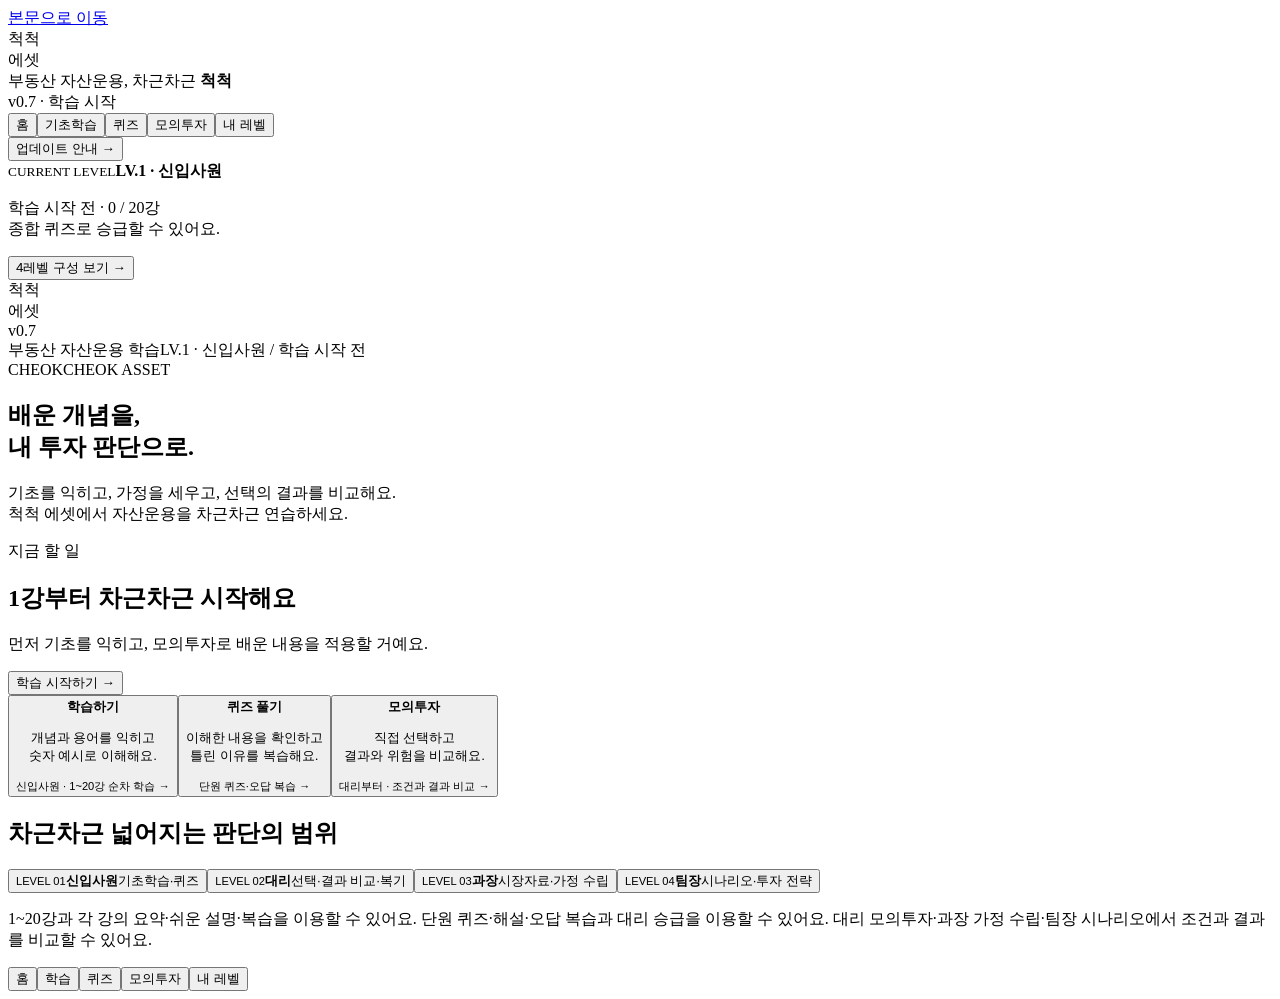
<file: source/template.html>
<!doctype html>
<html lang="ko"><head><meta charset="utf-8"><meta name="viewport" content="width=device-width,initial-scale=1,viewport-fit=cover"><meta name="theme-color" content="#FBFCFE"><meta name="referrer" content="no-referrer"><meta http-equiv="Content-Security-Policy" content="__CSP__"><meta name="description" content="척척 에셋: 기초학습에서 모의투자와 투자 판단까지 이어지는 부동산 자산운용 교육 프로그램."><title>척척 에셋</title><style>__CSS__</style></head>
<body><a id="skipContent" class="skip-link" href="#mainContent">본문으로 이동</a><div class="shell"><aside class="side"><div class="cc-side-brand"><div class="asset-brand"><div class="cc-logo" aria-label="척척"><div class="cc-wordmark">척척</div><span class="cc-smile"></span></div><span class="asset-tag">에셋</span></div><div class="cc-tagline">부동산 자산운용, 차근차근 <b>척척</b></div><span class="version">v0.7 · 학습 시작</span></div>
<nav class="nav" aria-label="주 메뉴"><button type="button" data-nav="home" data-view="home"><span data-icon="home"></span>홈</button><button type="button" data-nav="learn" data-view="learn"><span data-icon="learn"></span>기초학습</button><button type="button" data-nav="quiz" data-view="quiz"><span data-icon="quiz"></span>퀴즈</button><button type="button" data-nav="invest" data-view="invest"><span data-icon="invest"></span>모의투자</button><button type="button" data-nav="level" data-view="level"><span data-icon="level"></span>내 레벨</button></nav><div class="cc-side-divider"></div><div class="cc-side-subnav"><button type="button" data-view="roadmap">업데이트 안내 →</button></div><div class="level-mini"><small>CURRENT LEVEL</small><b id="currentLevel">LV.1 · 신입사원</b><p id="miniProgress">학습 시작 전 · 0 / 20강<br>종합 퀴즈로 승급할 수 있어요.</p><button type="button" data-view="level">4레벨 구성 보기 →</button></div></aside>
<main class="main" id="mainContent"><div class="inner"><div class="mobile-head"><div class="mobile-brand"><div class="asset-brand"><div class="cc-logo" aria-label="척척"><div class="cc-wordmark">척척</div><span class="cc-smile"></span></div><span class="asset-tag">에셋</span></div></div><span class="version">v0.7</span></div><div class="asset-topline"><span>부동산 자산운용 학습</span><span class="stage-chip" id="stageProgress">LV.1 · 신입사원 / 학습 시작 전</span></div>
<div id="adminBanner" class="admin-banner" hidden role="status"><div><b>관리자 모드 · 콘텐츠 검토</b><p>모든 수업·퀴즈·완성된 실습이 열려요. 검토 결과는 실제 학습 기록에 반영되지 않아요.</p></div><button id="adminExit" class="secondary" type="button">학습 모드로 돌아가기</button></div><section id="view-home" class="view active"><div class="hero"><span class="eyebrow">CHEOKCHEOK ASSET</span><h1 tabindex="-1">배운 개념을,<br>내 투자 판단으로.</h1><p class="lead">기초를 익히고, 가정을 세우고, 선택의 결과를 비교해요.<br>척척 에셋에서 자산운용을 차근차근 연습하세요.</p></div><div class="asset-next"><div><span class="eyebrow">지금 할 일</span><h2 id="homeNextTitle">1강부터 차근차근 시작해요</h2><p id="homeNextCopy">먼저 기초를 익히고, 모의투자로 배운 내용을 적용할 거예요.</p></div><button type="button" class="primary" id="homeLearningCta" data-view="learn">학습 시작하기 →</button></div>
<div class="asset-grid"><button type="button" class="asset-card" data-view="learn"><span data-icon="learn"></span><b>학습하기</b><p>개념과 용어를 익히고<br>숫자 예시로 이해해요.</p><small>신입사원 · 1~20강 순차 학습 →</small></button><button type="button" class="asset-card" data-view="quiz"><span data-icon="quiz"></span><b>퀴즈 풀기</b><p>이해한 내용을 확인하고<br>틀린 이유를 복습해요.</p><small>단원 퀴즈·오답 복습 →</small></button><button type="button" class="asset-card" data-view="invest"><span data-icon="invest"></span><b>모의투자</b><p>직접 선택하고<br>결과와 위험을 비교해요.</p><small>대리부터 · 조건과 결과 비교 →</small></button></div>
<h2 class="section-caption">차근차근 넓어지는 판단의 범위</h2><div class="asset-journey"><button type="button" class="journey-btn" data-view="level" data-level="0"><small>LEVEL 01</small><b>신입사원</b><span>기초학습·퀴즈</span></button><button type="button" class="journey-btn" data-view="level" data-level="1"><small>LEVEL 02</small><b>대리</b><span>선택·결과 비교·복기</span></button><button type="button" class="journey-btn" data-view="level" data-level="2"><small>LEVEL 03</small><b>과장</b><span>시장자료·가정 수립</span></button><button type="button" class="journey-btn" data-view="level" data-level="3"><small>LEVEL 04</small><b>팀장</b><span>시나리오·투자 전략</span></button></div><p class="asset-footnote">1~20강과 각 강의 요약·쉬운 설명·복습을 이용할 수 있어요. 단원 퀴즈·해설·오답 복습과 대리 승급을 이용할 수 있어요. 대리 모의투자·과장 가정 수립·팀장 시나리오에서 조건과 결과를 비교할 수 있어요.</p></section>
<section id="view-learn" class="view" hidden></section><section id="view-quiz" class="view" hidden></section>
<section id="view-invest" class="view" hidden></section>
<section id="view-assumptions" class="view" hidden></section>
<section id="view-scenarios" class="view" hidden></section>
<section id="view-level" class="view" hidden><header class="page-head"><span class="eyebrow">LEVEL PATH</span><h1 tabindex="-1">내 레벨</h1><p id="levelCurrentCopy">현재는 LV.1 · 신입사원이에요.</p><a class="quiz-lesson-link" href="#quiz">내 퀴즈 기록·승급 조건 보기 →</a></header><div class="asset-panel admin-entry"><span class="eyebrow">피드백을 위한 콘텐츠 검토</span><h2>전체 내용을 바로 살펴보세요</h2><p>학습 순서·승급 조건을 건너뛰고 수업·퀴즈·모의투자·가정 수립·시나리오 실습을 볼 수 있어요. 이 버튼은 공개된 콘텐츠 검토 기능이며 계정 관리 권한을 제공하지 않아요.</p><button id="adminToggle" class="secondary" type="button" aria-pressed="false">관리자 모드로 보기</button></div><div class="level-note">아래 버튼은 레벨별 구성 미리보기예요. 상위 레벨을 살펴봐도 실제 레벨이나 진도는 바뀌지 않아요.</div><div class="asset-tabs" role="group" aria-label="레벨별 구성 미리보기"><button type="button" data-preview-level="0" aria-pressed="true">신입사원</button><button type="button" data-preview-level="1" aria-pressed="false">대리</button><button type="button" data-preview-level="2" aria-pressed="false">과장</button><button type="button" data-preview-level="3" aria-pressed="false">팀장</button></div><div class="asset-panel" aria-live="polite"><div class="level-heading"><span class="level-number" id="levelNumber">01</span><h2 id="levelName">LV.1 · 신입사원</h2></div><p id="levelMotto" class="level-motto"></p><p id="levelPurpose"></p><ul id="levelFeatures"></ul><span class="status-label">신입사원 학습·퀴즈 · 대리·과장·팀장 실습 제공</span><br><button type="button" class="secondary" id="levelCta">기초학습 구성 보기</button><p class="asset-footnote">대리 승급 조건은 20강 학습 완료와 종합 퀴즈 80점 이상이에요. 과장은 대리 모의투자의 판단·복기를 1회 기록한 뒤 승급 버튼으로 열어요. 팀장은 과장 실습의 가정·근거·복기를 1회 기록한 뒤 승급 버튼으로 열어요. 레벨은 교육 진행 단계이며 실무 자격을 뜻하지 않아요.</p></div></section>
<section id="view-roadmap" class="view" hidden><header class="page-head"><span class="eyebrow">UPDATES</span><h1 tabindex="-1">업데이트 안내</h1><p>작동하는 단위로 완성하고, 확인하면서 넓혀가요.</p></header><div class="asset-panel"><h2>첫 버전까지 7단계</h2><ol class="roadmap-list"><li><strong>1</strong><span>기본 화면·블루와 옐로우·4레벨 메뉴</span><em>완료</em></li><li><strong>2</strong><span>20강 학습·요약·저장·순차 해금·복습</span><em>2-C 완료</em></li><li><strong>3</strong><span>퀴즈·해설·승급·오답 복습</span><em>완료</em></li><li><strong>4</strong><span>대리: 모의투자·선택과 결과 비교·복기</span><em>완료</em></li><li><strong>5</strong><span>과장: 비교 사례·가정과 근거 수립</span><em>완료</em></li><li><strong>6</strong><span>팀장: 시나리오·민감도 분석·투자 판단</span><em>완료</em></li><li><strong>7</strong><span>계산·저장·승급 통합 점검·안정화</span><em>반영</em></li></ol><p class="asset-footnote">2-A: 학습 화면과 1~4강 완료 · 2-B: 1~10강·같은 사례로 설명 개선 완료 · 2-C: 11~20강·20강 완료 후 복습 안내 완료</p><p class="asset-footnote">7단계: 학습부터 팀장 승급까지의 연결·계산·저장 실패·관리자 기록 분리를 점검하고 안정화했어요. 모바일 반응형 코드를 점검했으며, 실제 휴대폰 화면·터치 검증은 남아 있어요.</p><p class="asset-footnote">모의투자 학습의 ‘가정 → 계산 → 민감도 분석·투자 판단’ 3단계와 개발 업데이트 번호는 별개입니다.</p></div></section>
</div></main></div><nav class="bottom-nav" aria-label="모바일 주 메뉴"><button type="button" data-nav="home" data-view="home"><span data-icon="home"></span>홈</button><button type="button" data-nav="learn" data-view="learn"><span data-icon="learn"></span>학습</button><button type="button" data-nav="quiz" data-view="quiz"><span data-icon="quiz"></span>퀴즈</button><button type="button" data-nav="invest" data-view="invest"><span data-icon="invest"></span>모의투자</button><button type="button" data-nav="level" data-view="level"><span data-icon="level"></span>내 레벨</button></nav><noscript>화면 이동을 이용하려면 JavaScript를 허용해 주세요.</noscript><script>__JS__</script></body></html>
</file>
